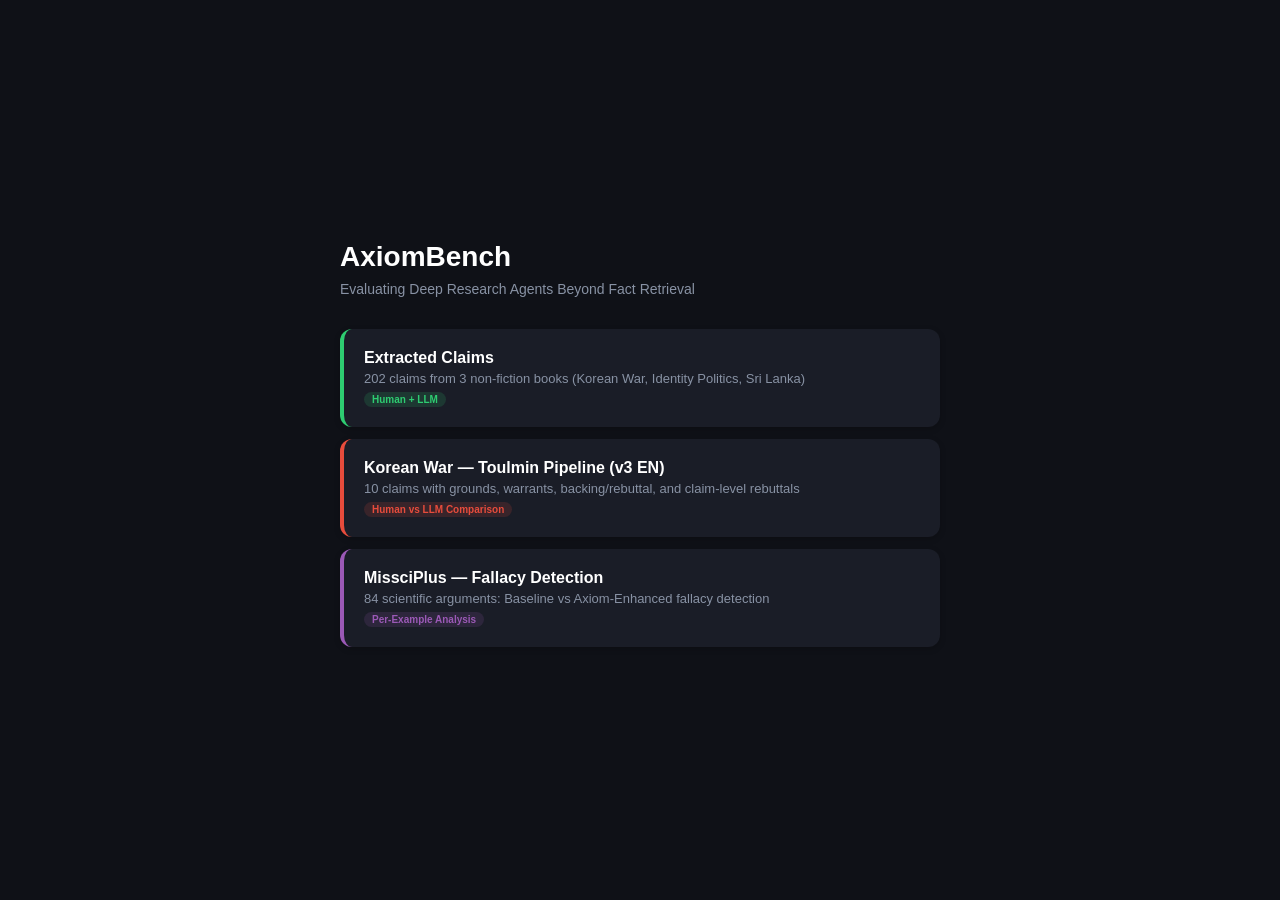
<file: axiombench/index.html>
<!DOCTYPE html>
<html lang="en">
<head>
<meta charset="UTF-8">
<title>AxiomBench</title>
<style>
* { box-sizing: border-box; margin: 0; padding: 0; }
body { font-family: -apple-system, BlinkMacSystemFont, 'Segoe UI', sans-serif; background: #0f1117; color: #e0e0e0; display: flex; justify-content: center; align-items: center; min-height: 100vh; padding: 20px; }
.container { max-width: 600px; width: 100%; }
h1 { font-size: 28px; color: #fff; margin-bottom: 8px; }
.subtitle { color: #8892a4; font-size: 14px; margin-bottom: 32px; }
.card { background: #1a1d27; border-radius: 12px; padding: 20px; margin-bottom: 12px; text-decoration: none; display: block; border-left: 4px solid #5dade2; transition: all 0.15s; box-shadow: 0 2px 6px rgba(0,0,0,0.2); }
.card:hover { transform: translateX(4px); border-left-color: #fff; }
.card h2 { font-size: 16px; color: #fff; margin-bottom: 4px; }
.card p { font-size: 13px; color: #8892a4; }
.card .tag { display: inline-block; padding: 2px 8px; border-radius: 8px; font-size: 10px; font-weight: bold; margin-top: 6px; }
</style>
</head>
<body>
<div class="container">
    <h1>AxiomBench</h1>
    <div class="subtitle">Evaluating Deep Research Agents Beyond Fact Retrieval</div>

    <a class="card" href="claims.html" style="border-left-color:#2ecc71">
        <h2>Extracted Claims</h2>
        <p>202 claims from 3 non-fiction books (Korean War, Identity Politics, Sri Lanka)</p>
        <span class="tag" style="background:rgba(46,204,113,0.15);color:#2ecc71">Human + LLM</span>
    </a>

    <a class="card" href="korean-war.html" style="border-left-color:#e74c3c">
        <h2>Korean War — Toulmin Pipeline (v3 EN)</h2>
        <p>10 claims with grounds, warrants, backing/rebuttal, and claim-level rebuttals</p>
        <span class="tag" style="background:rgba(231,76,60,0.15);color:#e74c3c">Human vs LLM Comparison</span>
    </a>

    <a class="card" href="missciplus.html" style="border-left-color:#9b59b6">
        <h2>MissciPlus — Fallacy Detection</h2>
        <p>84 scientific arguments: Baseline vs Axiom-Enhanced fallacy detection</p>
        <span class="tag" style="background:rgba(155,89,182,0.15);color:#9b59b6">Per-Example Analysis</span>
    </a>
</div>
</body>
</html>
</file>
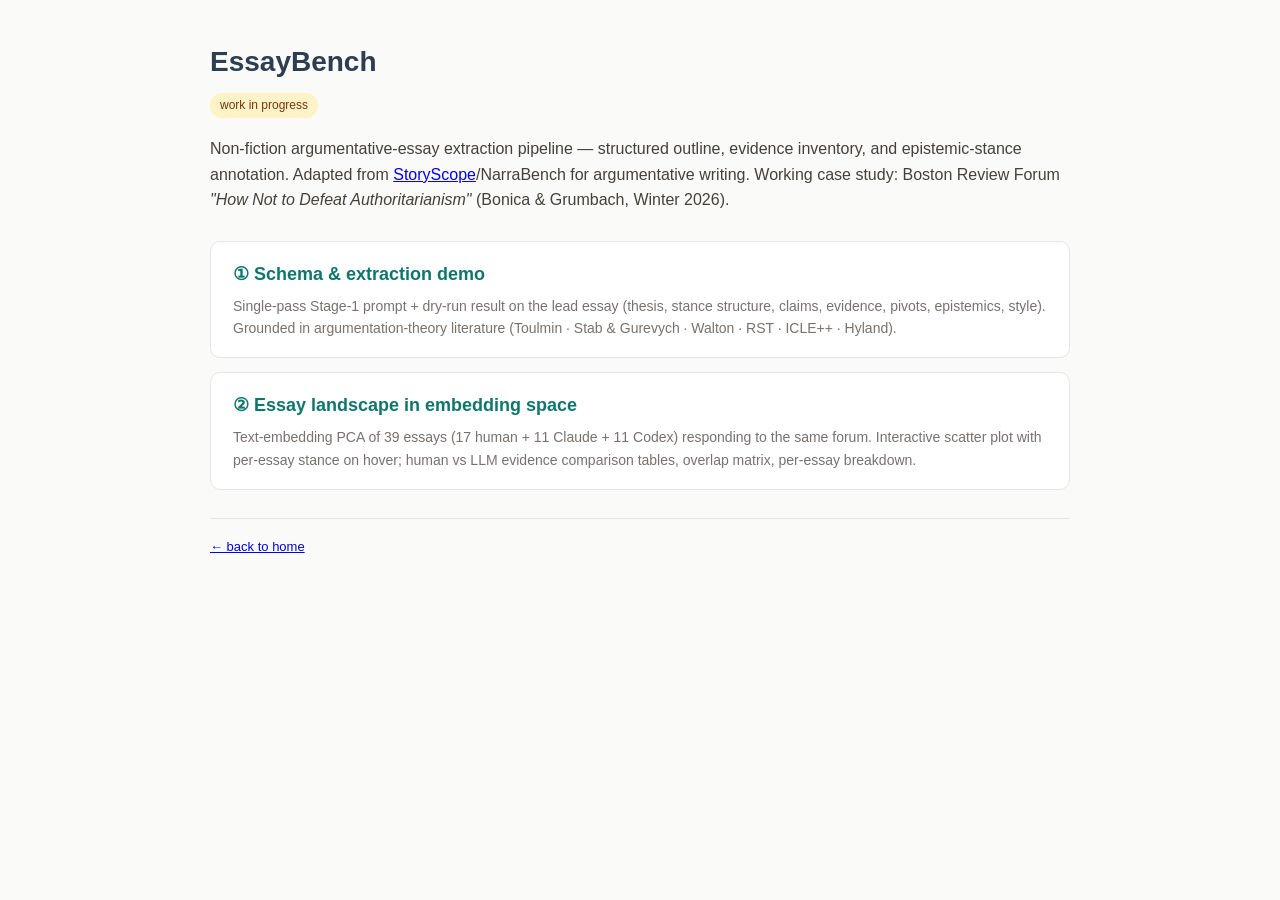
<file: essaybench/index.html>
<!DOCTYPE html>
<html lang="en">
<head>
  <meta charset="UTF-8">
  <title>EssayBench — Non-fiction essay extraction</title>
  <meta name="viewport" content="width=device-width, initial-scale=1">
  <style>
    :root{--bg:#fafaf9;--ink:#1c1917;--muted:#78716c;--accent:#0f766e;--border:#e7e5e4;}
    *{box-sizing:border-box}
    body{font:16px/1.6 -apple-system,BlinkMacSystemFont,"Helvetica Neue",sans-serif;color:var(--ink);background:var(--bg);margin:0;padding:40px 24px;}
    .container{max-width:860px;margin:0 auto;}
    h1{margin:0 0 6px;font-size:28px;color:#2c3e50;}
    .tag{display:inline-block;background:#fef3c7;color:#78350f;padding:3px 10px;border-radius:12px;font-size:12px;margin-bottom:18px;}
    .lead{color:#44403c;font-size:16px;line-height:1.6;margin:0 0 28px;}
    a.card{display:block;padding:18px 22px;border:1px solid var(--border);border-radius:10px;margin-bottom:14px;background:#fff;color:inherit;text-decoration:none;transition:box-shadow .15s,border-color .15s;}
    a.card:hover{border-color:var(--accent);box-shadow:0 2px 8px rgba(15,118,110,0.08);}
    a.card h2{margin:0 0 6px;font-size:18px;color:var(--accent);}
    a.card p{margin:0;color:var(--muted);font-size:14px;}
    .meta{margin-top:28px;padding-top:18px;border-top:1px solid var(--border);font-size:13px;color:var(--muted);}
    code{background:#f5f5f4;padding:1px 6px;border-radius:3px;font-size:13px;}
  </style>
</head>
<body>
<div class="container">
  <h1>EssayBench</h1>
  <span class="tag">work in progress</span>
  <p class="lead">
    Non-fiction argumentative-essay extraction pipeline — structured outline,
    evidence inventory, and epistemic-stance annotation. Adapted from
    <a href="https://arxiv.org/abs/2604.03136">StoryScope</a>/NarraBench for
    argumentative writing. Working case study: Boston Review Forum
    <em>"How Not to Defeat Authoritarianism"</em> (Bonica &amp; Grumbach, Winter 2026).
  </p>

  <a class="card" href="schema.html">
    <h2>① Schema &amp; extraction demo</h2>
    <p>Single-pass Stage-1 prompt + dry-run result on the lead essay (thesis,
       stance structure, claims, evidence, pivots, epistemics, style).
       Grounded in argumentation-theory literature (Toulmin · Stab &amp; Gurevych ·
       Walton · RST · ICLE++ · Hyland).</p>
  </a>

  <a class="card" href="landscape.html">
    <h2>② Essay landscape in embedding space</h2>
    <p>Text-embedding PCA of 39 essays (17 human + 11 Claude + 11 Codex)
       responding to the same forum. Interactive scatter plot with
       per-essay stance on hover; human vs LLM evidence comparison tables,
       overlap matrix, per-essay breakdown.</p>
  </a>

  <div class="meta">
    <a href="/">← back to home</a>
  </div>
</div>
</body>
</html>
</file>
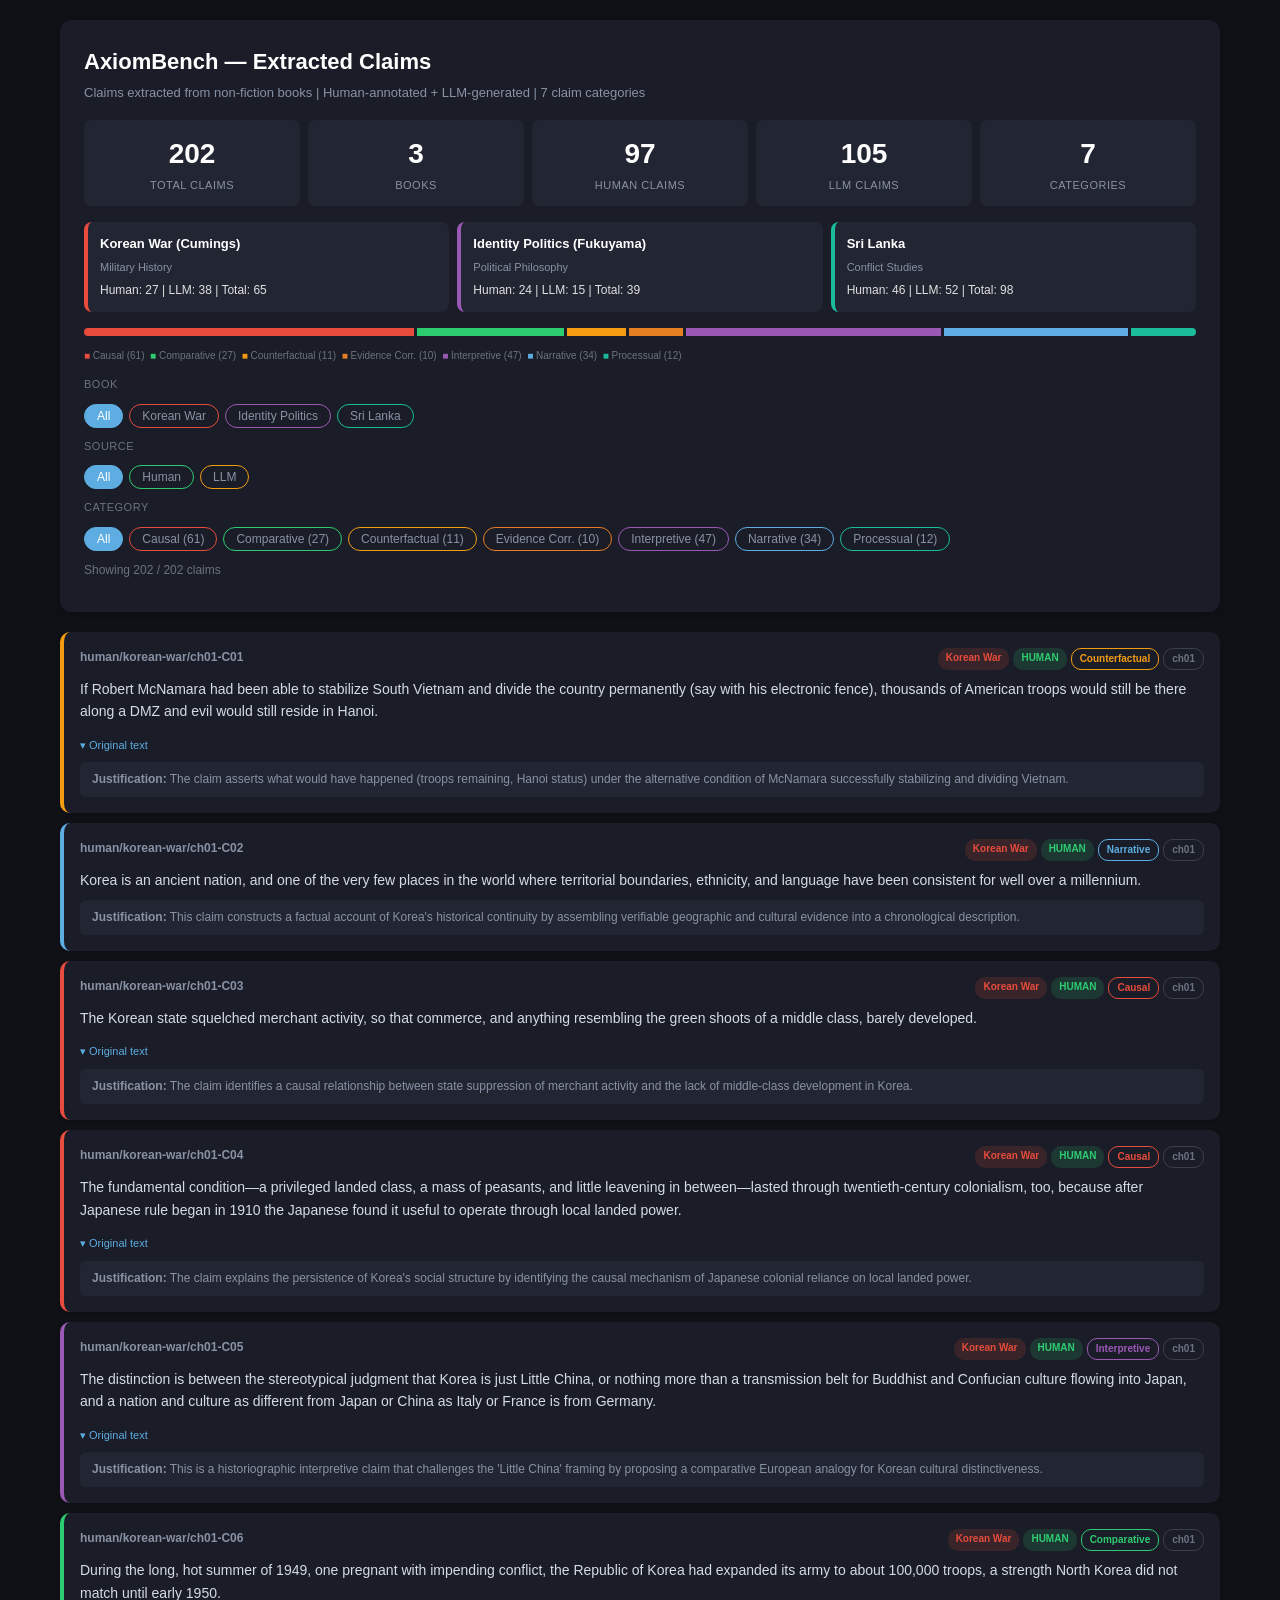
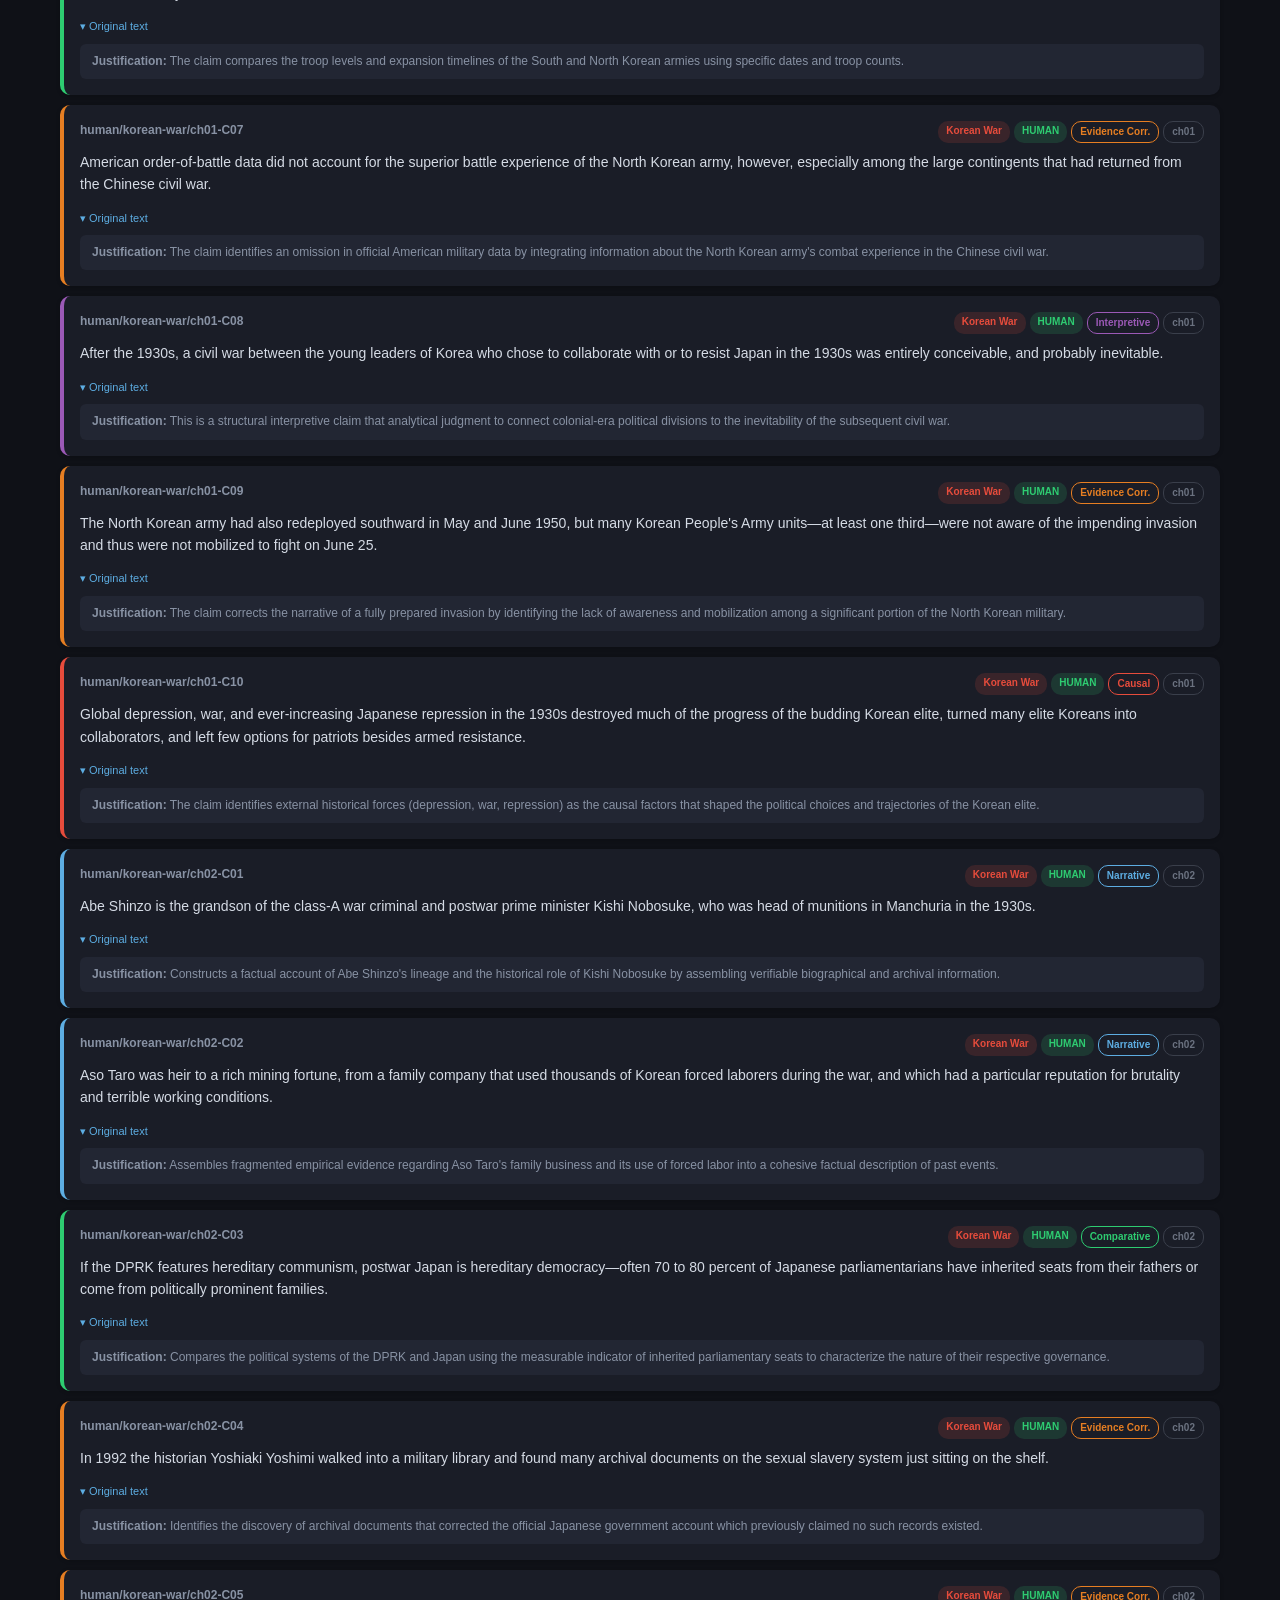
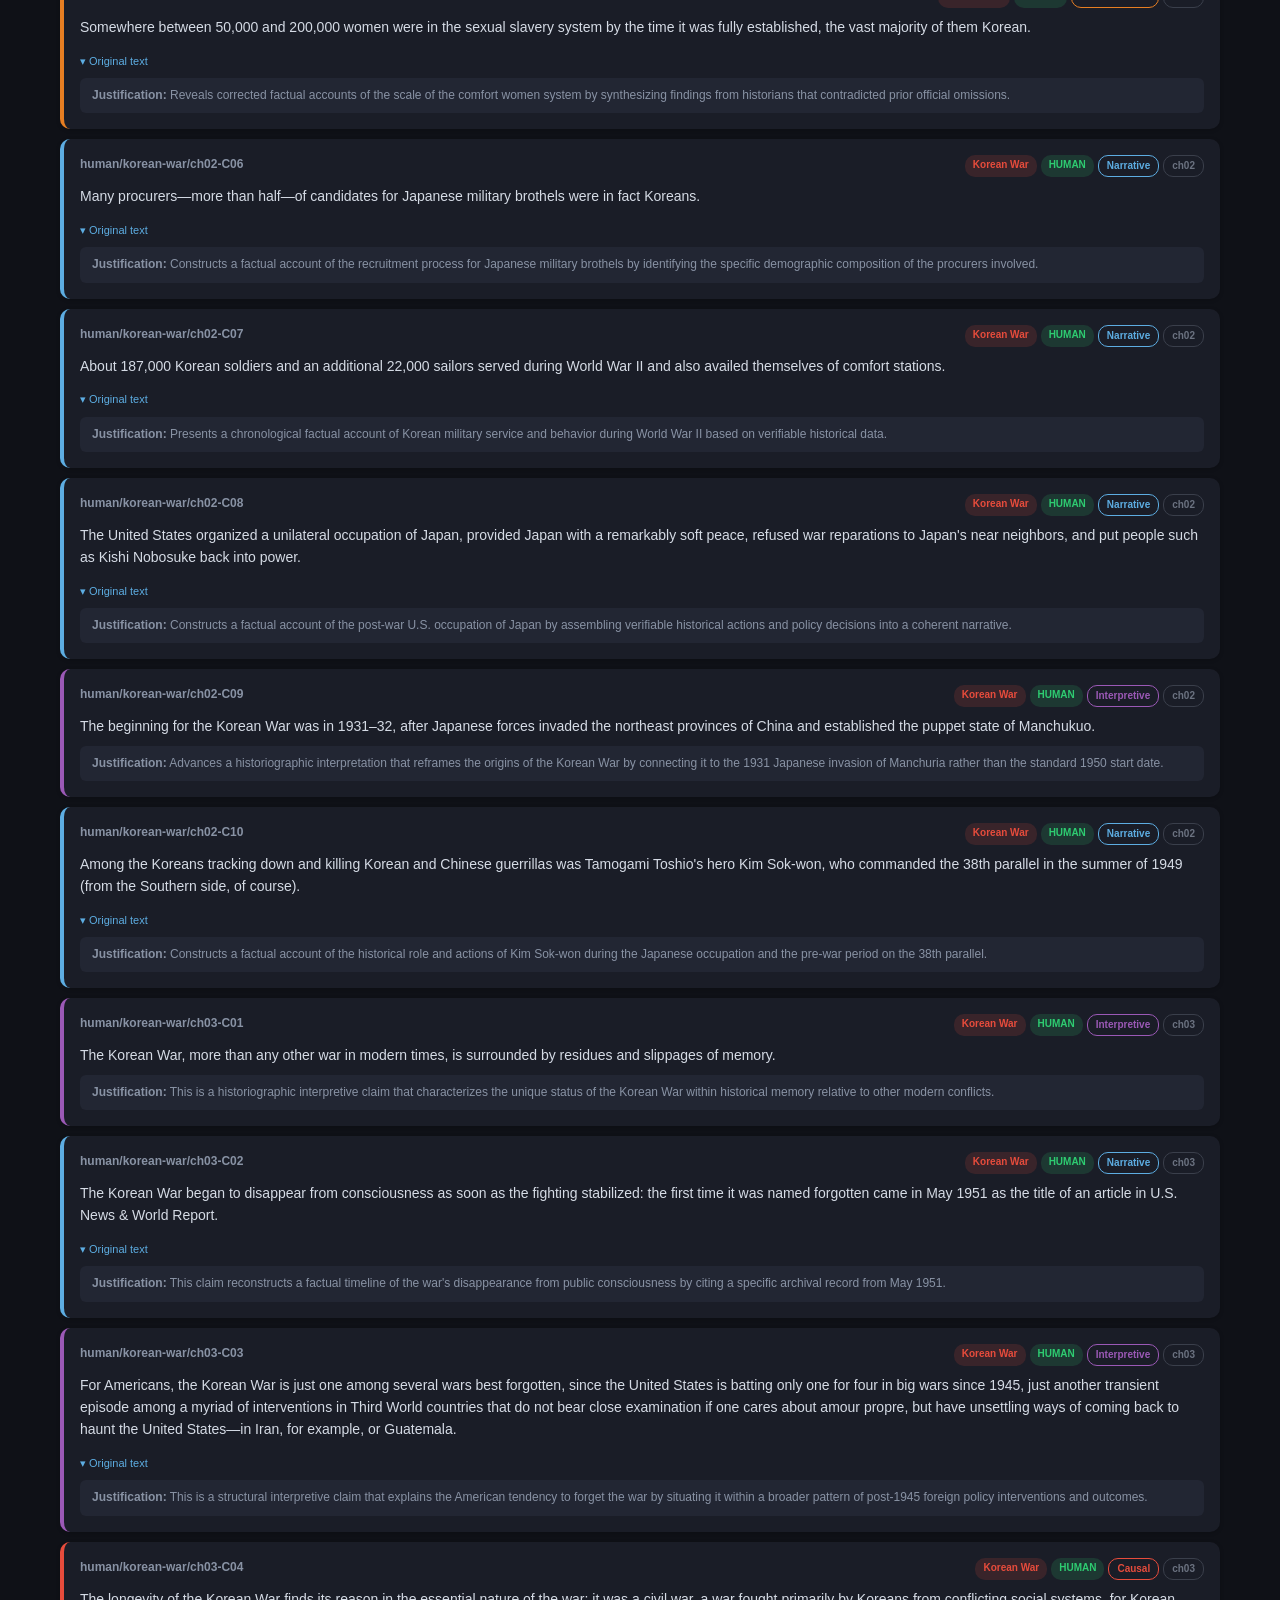
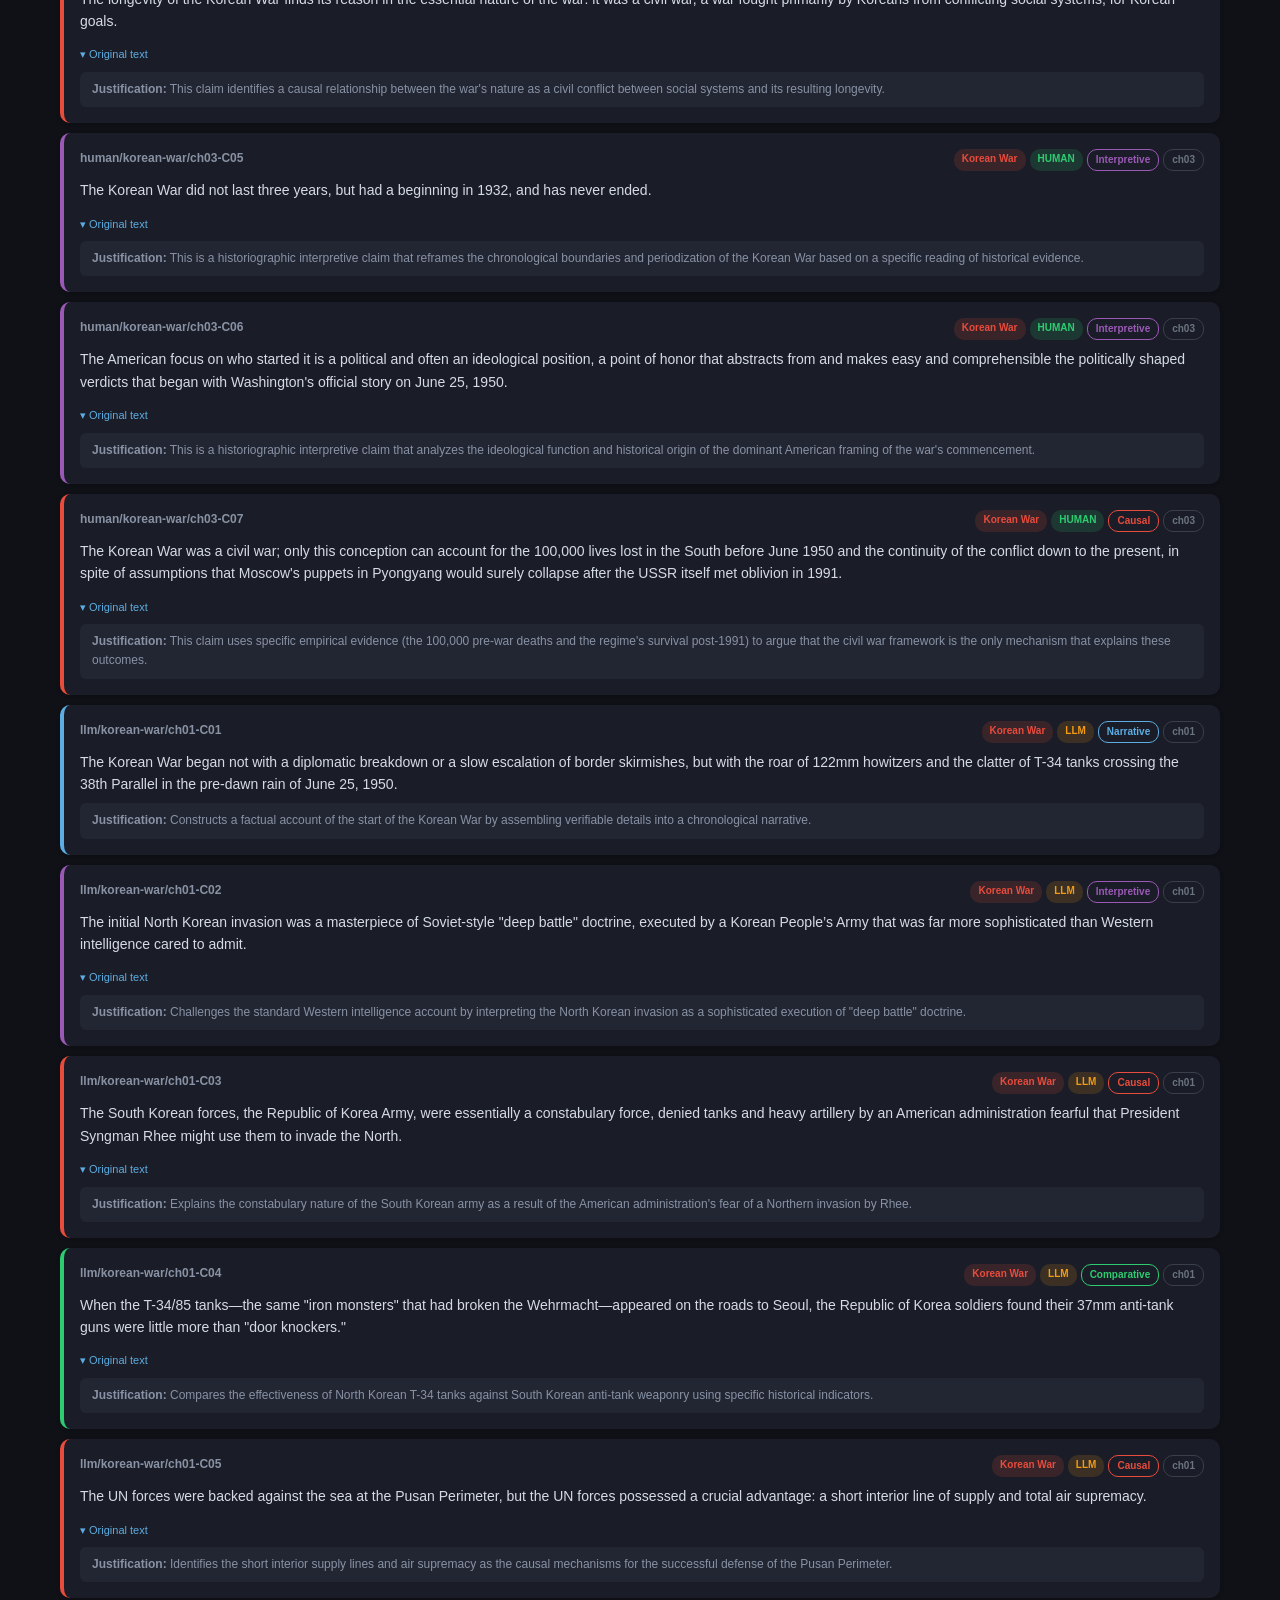
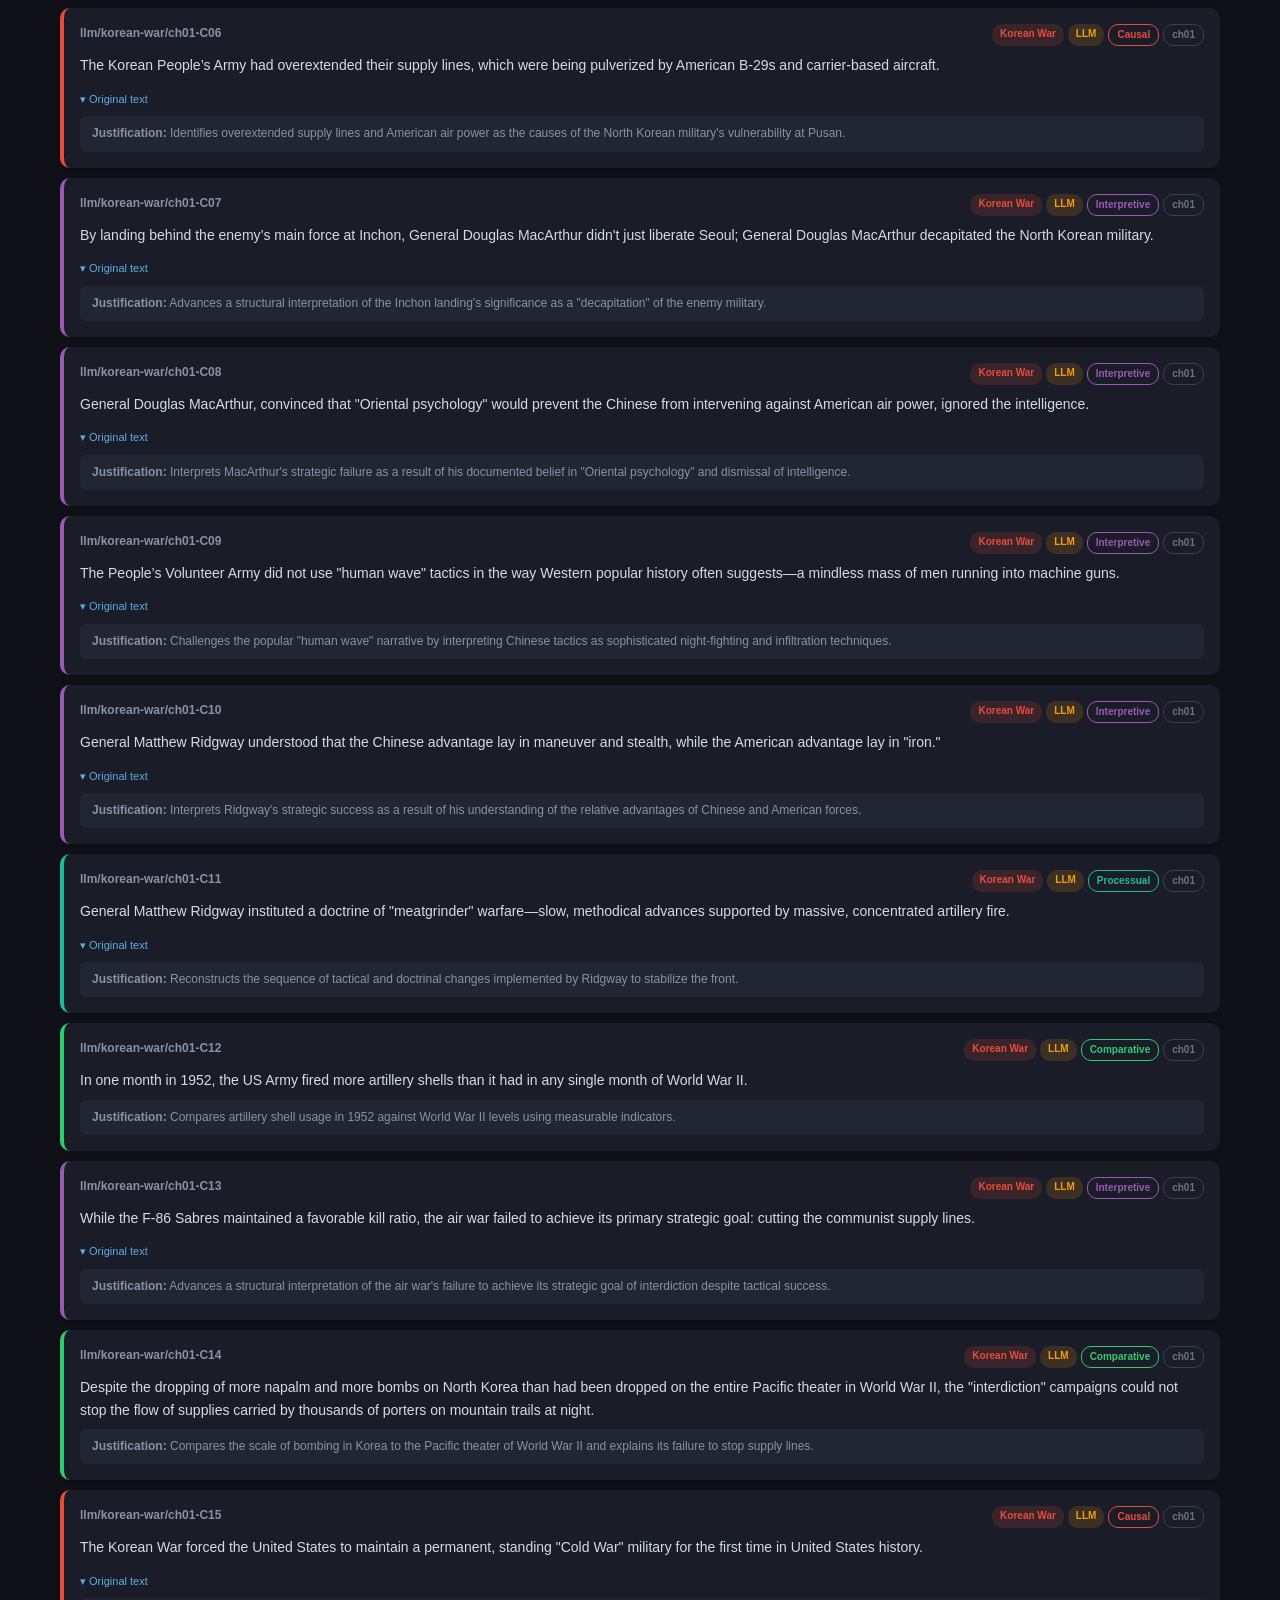
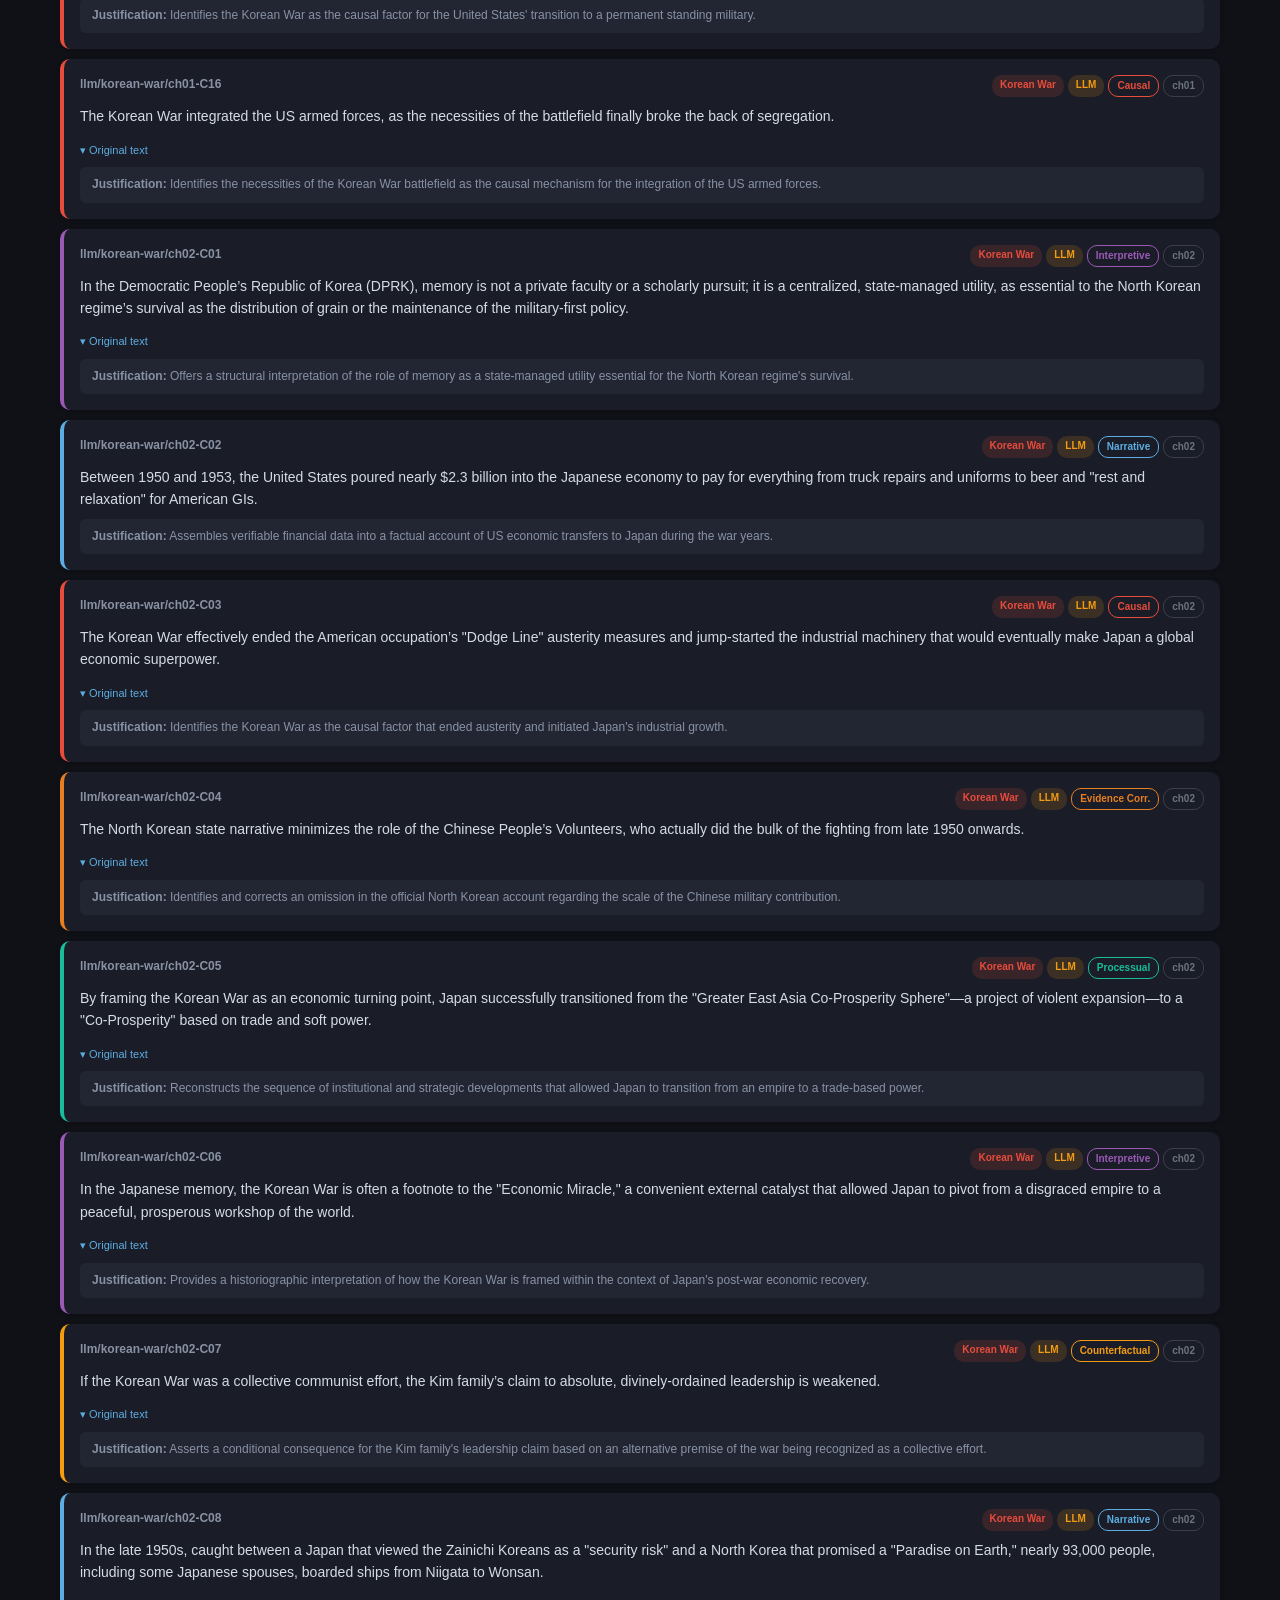
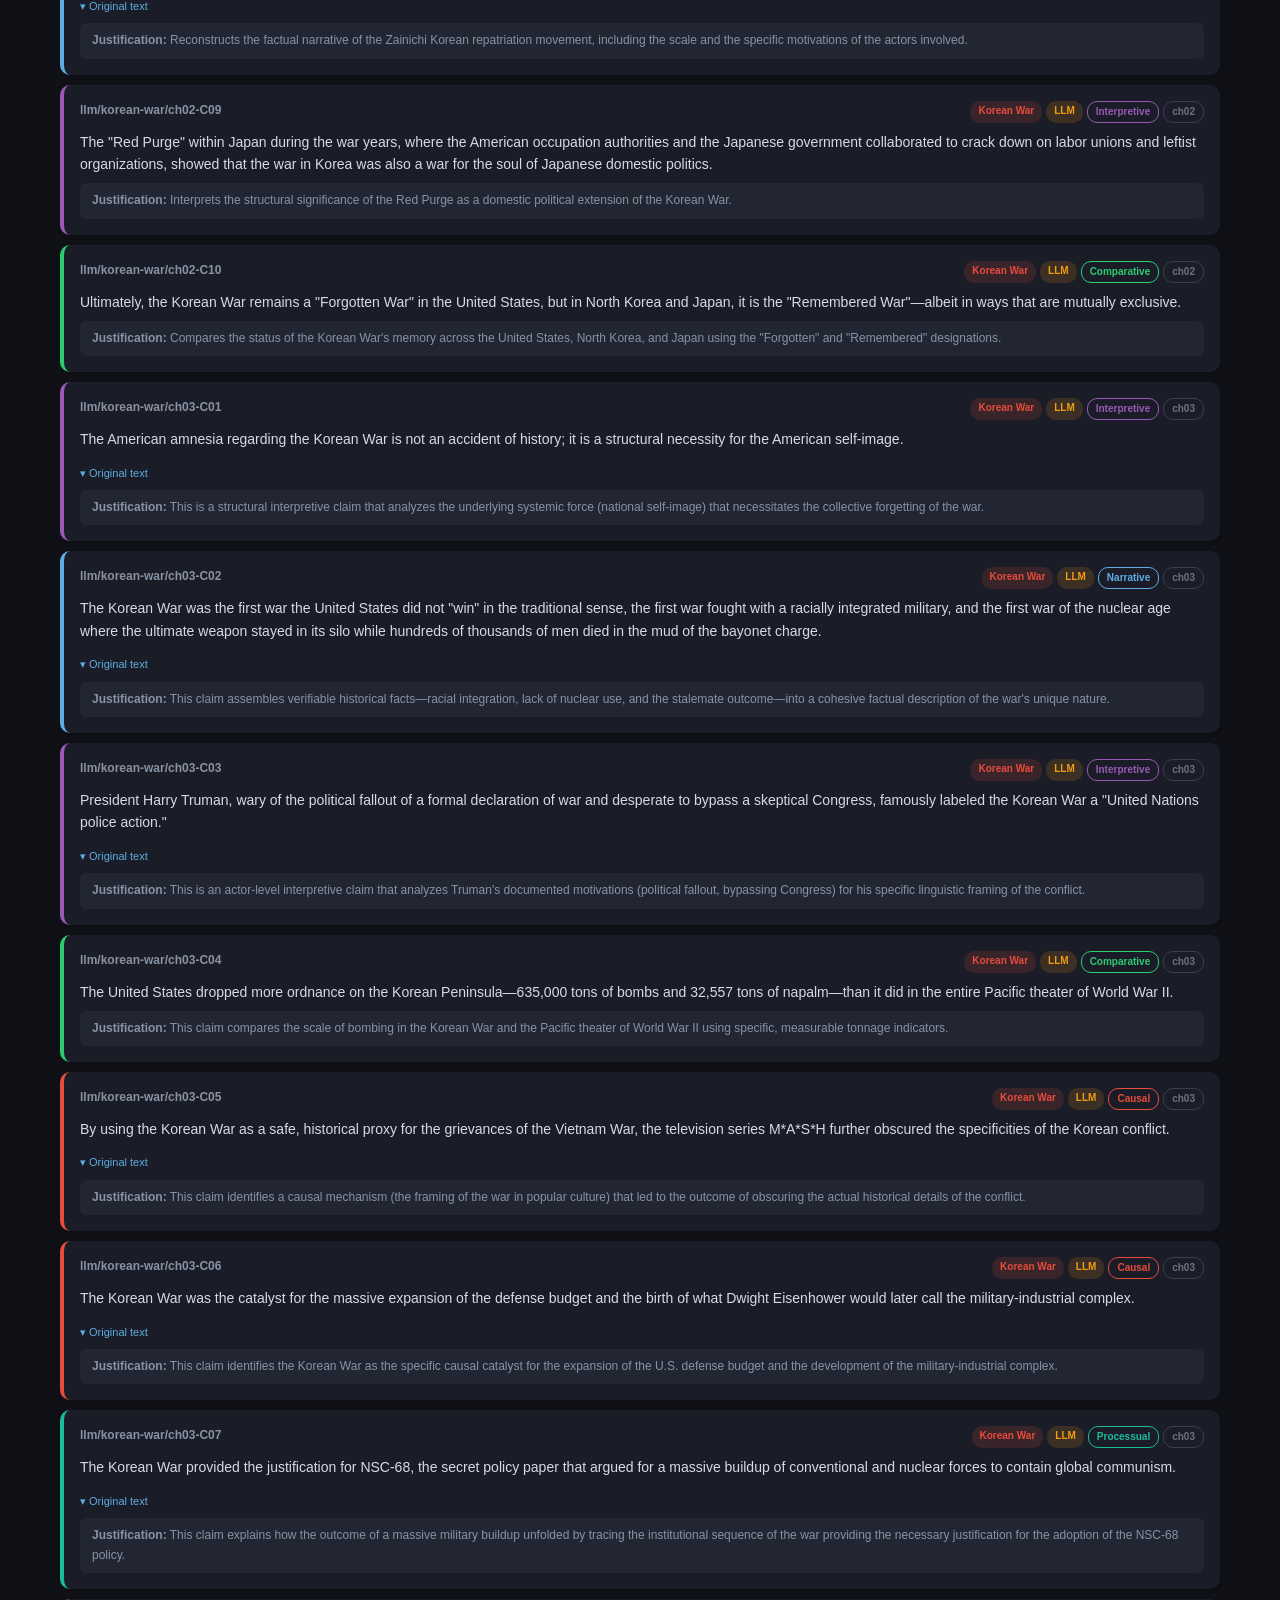
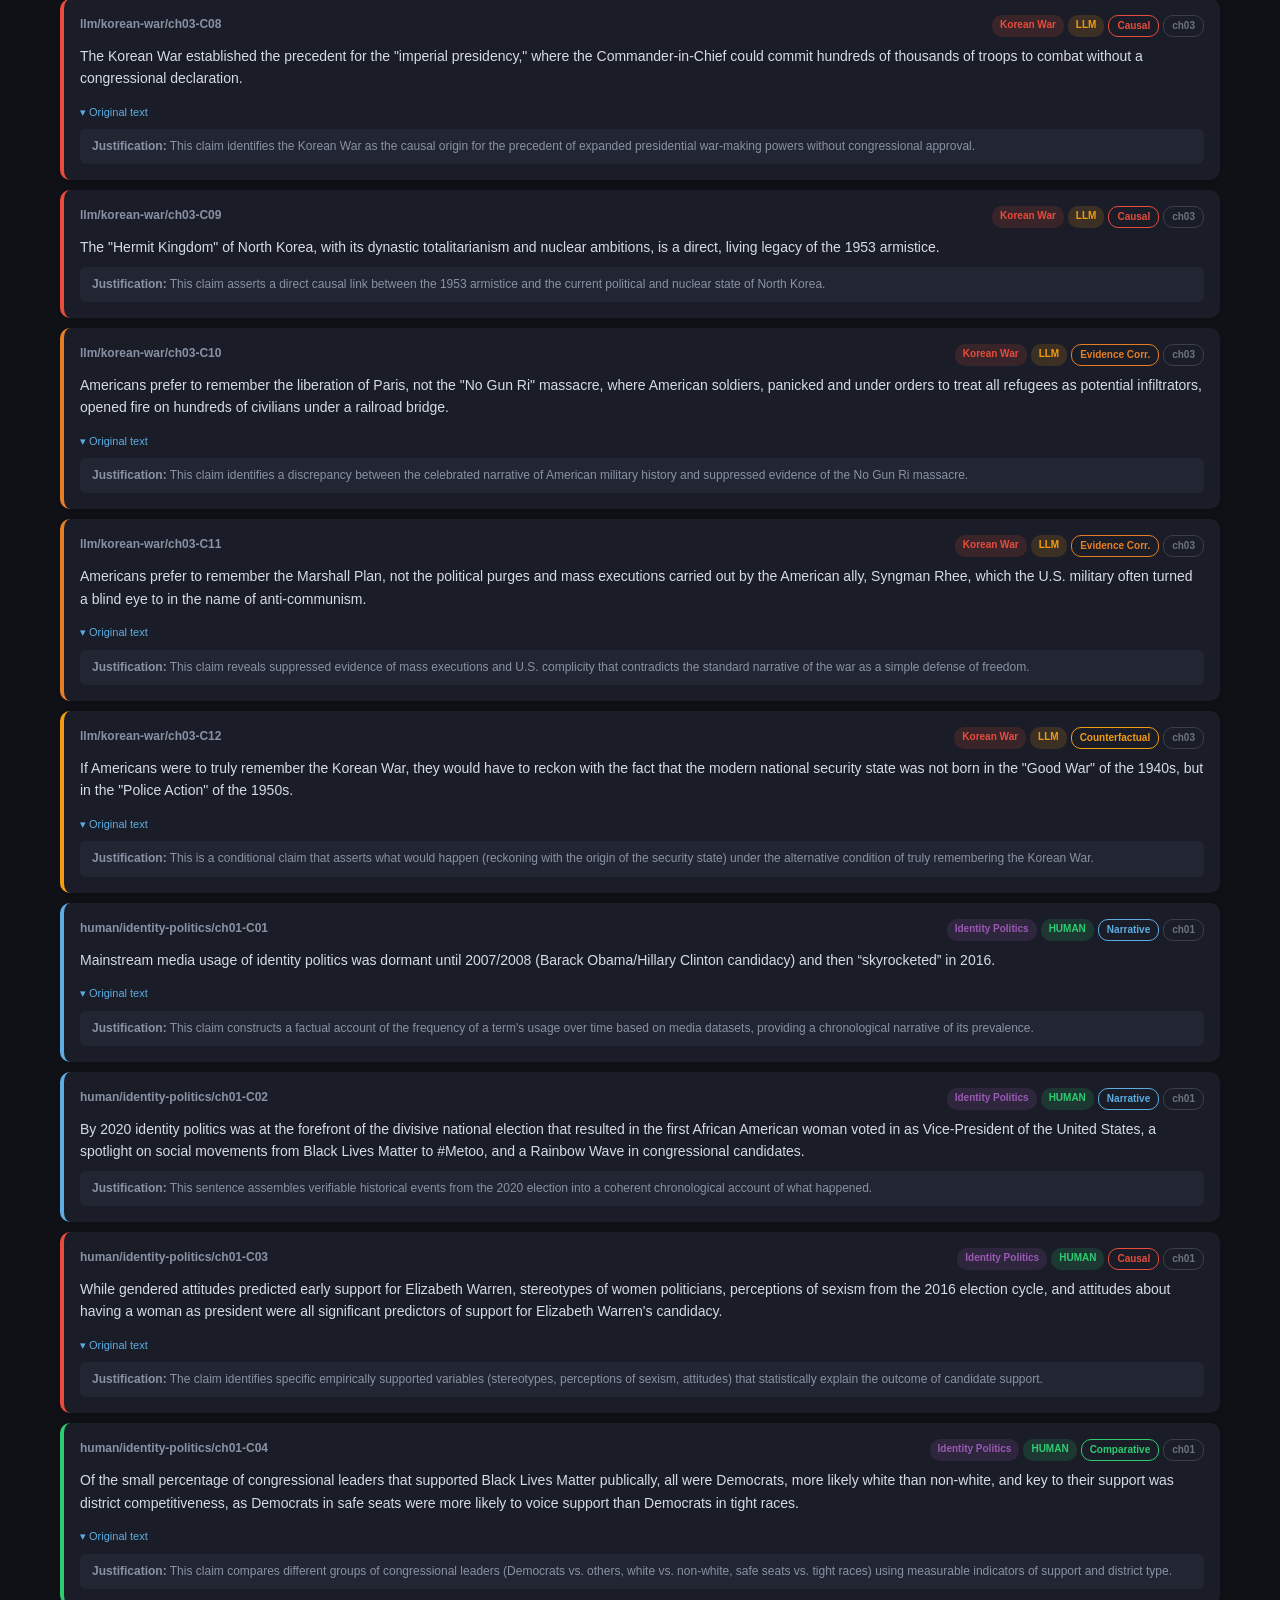
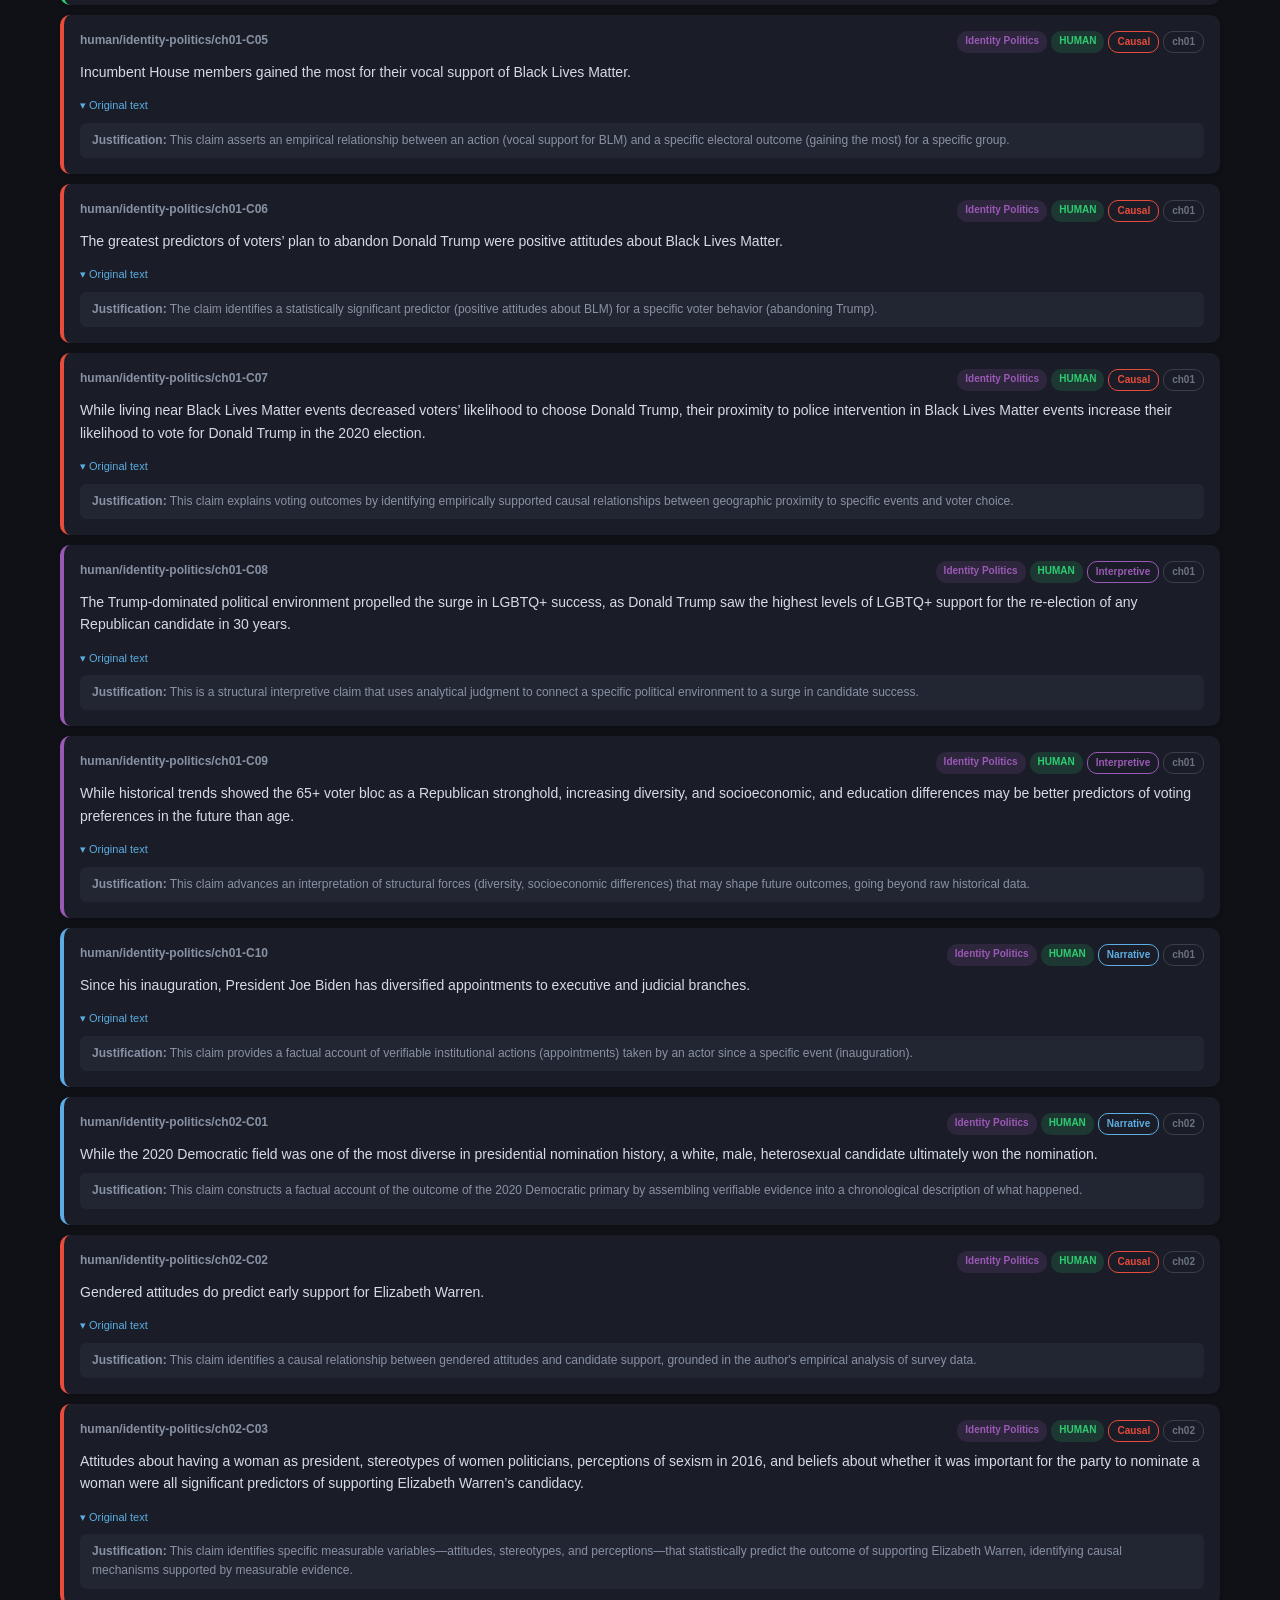
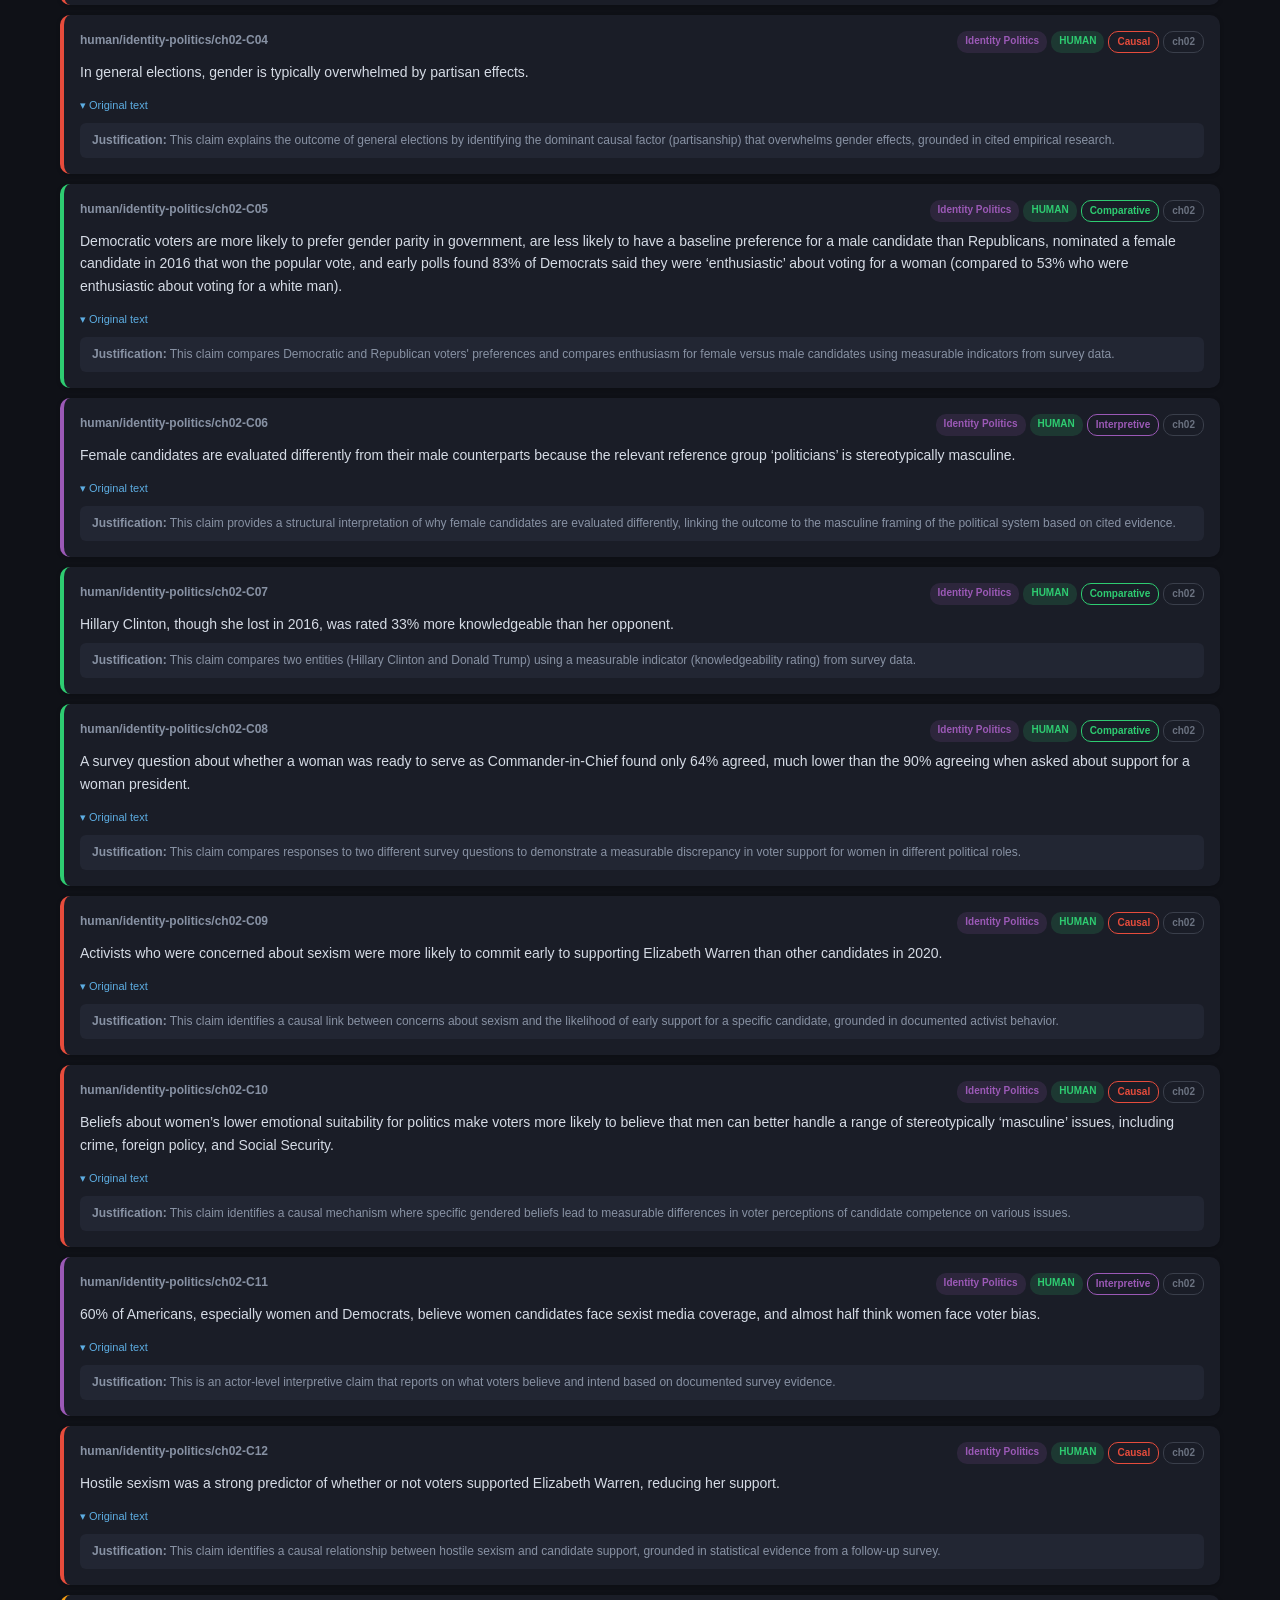
<file: axiombench/claims.html>
<!DOCTYPE html>
<html lang="en">
<head>
<meta charset="UTF-8">
<title>AxiomBench — Extracted Claims</title>
<style>
* { box-sizing: border-box; margin: 0; padding: 0; }
body { font-family: -apple-system, BlinkMacSystemFont, 'Segoe UI', sans-serif; background: #0f1117; color: #e0e0e0; line-height: 1.6; padding: 20px; max-width: 1200px; margin: 0 auto; }
.header { background: #1a1d27; border-radius: 12px; padding: 24px; margin-bottom: 20px; box-shadow: 0 2px 8px rgba(0,0,0,0.3); }
.header h1 { font-size: 22px; color: #fff; margin-bottom: 4px; }
.subtitle { color: #8892a4; font-size: 13px; margin-bottom: 16px; }
.stats-grid { display: grid; grid-template-columns: repeat(auto-fit, minmax(140px, 1fr)); gap: 8px; margin-bottom: 16px; }
.stat-card { background: #222633; border-radius: 8px; padding: 12px; text-align: center; }
.stat-card .num { font-size: 28px; font-weight: bold; color: #fff; }
.stat-card .label { font-size: 11px; color: #8892a4; text-transform: uppercase; letter-spacing: 0.5px; }
.book-stats { display: grid; grid-template-columns: repeat(3, 1fr); gap: 8px; margin-bottom: 16px; }
.book-card { background: #222633; border-radius: 8px; padding: 12px; border-left: 4px solid #5dade2; }
.book-card h3 { font-size: 13px; color: #fff; margin-bottom: 4px; }
.book-card .meta { font-size: 11px; color: #8892a4; }
.book-card .counts { font-size: 12px; margin-top: 4px; }
.filters { display: flex; gap: 6px; flex-wrap: wrap; margin: 10px 0; align-items: center; }
.filter-section { margin-bottom: 8px; }
.filter-label { font-size: 11px; color: #6b7280; text-transform: uppercase; letter-spacing: 0.5px; margin-bottom: 4px; }
.filter-btn { padding: 4px 12px; border: 1px solid #3a3f4b; border-radius: 14px; background: #1a1d27; color: #8892a4; cursor: pointer; font-size: 12px; transition: all 0.15s; }
.filter-btn:hover { border-color: #5dade2; color: #5dade2; }
.filter-btn.active { background: #5dade2; color: #fff; border-color: #5dade2; }
.showing { font-size: 12px; color: #6b7280; margin: 8px 0; }
.claim { background: #1a1d27; border-radius: 10px; padding: 16px; margin-bottom: 10px; box-shadow: 0 1px 4px rgba(0,0,0,0.2); border-left: 4px solid #3a3f4b; }
.claim-header { display: flex; justify-content: space-between; align-items: flex-start; margin-bottom: 8px; flex-wrap: wrap; gap: 6px; }
.claim-id { font-size: 12px; font-weight: bold; color: #8892a4; }
.badges { display: flex; gap: 4px; flex-wrap: wrap; }
.badge { padding: 2px 8px; border-radius: 10px; font-size: 10px; font-weight: bold; }
.badge-book { background: rgba(93,173,226,0.15); color: #5dade2; }
.badge-source-human { background: rgba(46,204,113,0.15); color: #2ecc71; }
.badge-source-llm { background: rgba(243,156,18,0.15); color: #f39c12; }
.badge-cat { border: 1px solid; padding: 2px 8px; border-radius: 10px; font-size: 10px; }
.claim-text { font-size: 14px; color: #d5dbe5; margin-bottom: 8px; line-height: 1.6; }
.original { font-size: 12px; color: #6b7280; font-style: italic; margin-bottom: 6px; }
.justification { font-size: 12px; color: #8892a4; background: #222633; padding: 8px 12px; border-radius: 6px; margin-top: 6px; }
.snippets { margin-top: 6px; }
.snippet { font-size: 11px; color: #8892a4; background: #222633; padding: 6px 10px; border-radius: 4px; margin-top: 3px; border-left: 2px solid #3a3f4b; }
.toggle { cursor: pointer; font-size: 11px; color: #5dade2; user-select: none; }
.toggle:hover { opacity: 0.8; }
.hidden { display: none; }
.cat-dist { display: flex; gap: 3px; margin: 12px 0; height: 8px; border-radius: 4px; overflow: hidden; }
.cat-bar { height: 100%; }
</style>
</head>
<body>

<div class="header">
<h1>AxiomBench — Extracted Claims</h1>
<div class="subtitle">Claims extracted from non-fiction books | Human-annotated + LLM-generated | 7 claim categories</div>

<div class="stats-grid">
    <div class="stat-card"><div class="num">202</div><div class="label">Total Claims</div></div>
    <div class="stat-card"><div class="num">3</div><div class="label">Books</div></div>
    <div class="stat-card"><div class="num">97</div><div class="label">Human Claims</div></div>
    <div class="stat-card"><div class="num">105</div><div class="label">LLM Claims</div></div>
    <div class="stat-card"><div class="num">7</div><div class="label">Categories</div></div>
</div>

<div class="book-stats">
<div class="book-card" style="border-left-color:#e74c3c">
        <h3>Korean War (Cumings)</h3>
        <div class="meta">Military History</div>
        <div class="counts">Human: 27 | LLM: 38 | Total: 65</div>
    </div><div class="book-card" style="border-left-color:#9b59b6">
        <h3>Identity Politics (Fukuyama)</h3>
        <div class="meta">Political Philosophy</div>
        <div class="counts">Human: 24 | LLM: 15 | Total: 39</div>
    </div><div class="book-card" style="border-left-color:#1abc9c">
        <h3>Sri Lanka</h3>
        <div class="meta">Conflict Studies</div>
        <div class="counts">Human: 46 | LLM: 52 | Total: 98</div>
    </div></div><div class="cat-dist"><div class="cat-bar" style="width:30.198019801980198%;background:#e74c3c" title="Causal: 61"></div><div class="cat-bar" style="width:13.366336633663368%;background:#2ecc71" title="Comparative: 27"></div><div class="cat-bar" style="width:5.445544554455446%;background:#f39c12" title="Counterfactual: 11"></div><div class="cat-bar" style="width:4.9504950495049505%;background:#e67e22" title="Evidence Corr.: 10"></div><div class="cat-bar" style="width:23.26732673267327%;background:#9b59b6" title="Interpretive: 47"></div><div class="cat-bar" style="width:16.831683168316832%;background:#5dade2" title="Narrative: 34"></div><div class="cat-bar" style="width:5.9405940594059405%;background:#1abc9c" title="Processual: 12"></div></div><div style="font-size:10px;color:#6b7280;margin-bottom:12px"><span style="color:#e74c3c">&#9632;</span> Causal (61) &nbsp;<span style="color:#2ecc71">&#9632;</span> Comparative (27) &nbsp;<span style="color:#f39c12">&#9632;</span> Counterfactual (11) &nbsp;<span style="color:#e67e22">&#9632;</span> Evidence Corr. (10) &nbsp;<span style="color:#9b59b6">&#9632;</span> Interpretive (47) &nbsp;<span style="color:#5dade2">&#9632;</span> Narrative (34) &nbsp;<span style="color:#1abc9c">&#9632;</span> Processual (12) &nbsp;</div>
<div class="filter-section">
    <div class="filter-label">Book</div>
    <div class="filters" id="book-filters">
        <button class="filter-btn active" onclick="setFilter('book','all')">All</button>
        <button class="filter-btn" onclick="setFilter('book','korean-war')" style="border-color:#e74c3c">Korean War</button>        <button class="filter-btn" onclick="setFilter('book','identity-politics')" style="border-color:#9b59b6">Identity Politics</button>        <button class="filter-btn" onclick="setFilter('book','sri-lanka')" style="border-color:#1abc9c">Sri Lanka</button>    </div>
</div>
<div class="filter-section">
    <div class="filter-label">Source</div>
    <div class="filters" id="source-filters">
        <button class="filter-btn active" onclick="setFilter('source','all')">All</button>
        <button class="filter-btn" onclick="setFilter('source','human')" style="border-color:#2ecc71">Human</button>
        <button class="filter-btn" onclick="setFilter('source','llm')" style="border-color:#f39c12">LLM</button>
    </div>
</div>
<div class="filter-section">
    <div class="filter-label">Category</div>
    <div class="filters" id="cat-filters">
        <button class="filter-btn active" onclick="setFilter('cat','all')">All</button>
        <button class="filter-btn" onclick="setFilter('cat','causal')" style="border-color:#e74c3c">Causal (61)</button>        <button class="filter-btn" onclick="setFilter('cat','comparative')" style="border-color:#2ecc71">Comparative (27)</button>        <button class="filter-btn" onclick="setFilter('cat','counterfactual')" style="border-color:#f39c12">Counterfactual (11)</button>        <button class="filter-btn" onclick="setFilter('cat','evidence_correction')" style="border-color:#e67e22">Evidence Corr. (10)</button>        <button class="filter-btn" onclick="setFilter('cat','interpretive')" style="border-color:#9b59b6">Interpretive (47)</button>        <button class="filter-btn" onclick="setFilter('cat','narrative')" style="border-color:#5dade2">Narrative (34)</button>        <button class="filter-btn" onclick="setFilter('cat','processual')" style="border-color:#1abc9c">Processual (12)</button>    </div>
</div>
<div class="showing" id="showing">Showing 202 / 202 claims</div></div><div class="claim" data-book="korean-war" data-source="human" data-cat="counterfactual" style="border-left-color:#f39c12"><div class="claim-header"><span class="claim-id">human/korean-war/ch01-C01</span><div class="badges"><span class="badge badge-book" style="color:#e74c3c;background:rgba(231,76,60,0.15)">Korean War</span><span class="badge badge-source-human">HUMAN</span><span class="badge badge-cat" style="color:#f39c12;border-color:#f39c12">Counterfactual</span><span class="badge" style="color:#6b7280;border:1px solid #3a3f4b">ch01</span></div></div><div class="claim-text">If Robert McNamara had been able to stabilize South Vietnam and divide the country permanently (say with his electronic fence), thousands of American troops would still be there along a DMZ and evil would still reside in Hanoi.</div><span class="toggle" onclick="toggle('orig-4386312384')">&#9662; Original text</span><div id="orig-4386312384" class="hidden original">But if McNamara had been able to stabilize South Vietnam and divide the country permanently (say with his &quot;electronic fence&quot;), thousands of our troops would still be there along a DMZ and evil would still reside in Hanoi.</div><div class="justification"><b>Justification:</b> The claim asserts what would have happened (troops remaining, Hanoi status) under the alternative condition of McNamara successfully stabilizing and dividing Vietnam.</div></div><div class="claim" data-book="korean-war" data-source="human" data-cat="narrative" style="border-left-color:#5dade2"><div class="claim-header"><span class="claim-id">human/korean-war/ch01-C02</span><div class="badges"><span class="badge badge-book" style="color:#e74c3c;background:rgba(231,76,60,0.15)">Korean War</span><span class="badge badge-source-human">HUMAN</span><span class="badge badge-cat" style="color:#5dade2;border-color:#5dade2">Narrative</span><span class="badge" style="color:#6b7280;border:1px solid #3a3f4b">ch01</span></div></div><div class="claim-text">Korea is an ancient nation, and one of the very few places in the world where territorial boundaries, ethnicity, and language have been consistent for well over a millennium.</div><div class="justification"><b>Justification:</b> This claim constructs a factual account of Korea&#x27;s historical continuity by assembling verifiable geographic and cultural evidence into a chronological description.</div></div><div class="claim" data-book="korean-war" data-source="human" data-cat="causal" style="border-left-color:#e74c3c"><div class="claim-header"><span class="claim-id">human/korean-war/ch01-C03</span><div class="badges"><span class="badge badge-book" style="color:#e74c3c;background:rgba(231,76,60,0.15)">Korean War</span><span class="badge badge-source-human">HUMAN</span><span class="badge badge-cat" style="color:#e74c3c;border-color:#e74c3c">Causal</span><span class="badge" style="color:#6b7280;border:1px solid #3a3f4b">ch01</span></div></div><div class="claim-text">The Korean state squelched merchant activity, so that commerce, and anything resembling the green shoots of a middle class, barely developed.</div><span class="toggle" onclick="toggle('orig-4386313472')">&#9662; Original text</span><div id="orig-4386313472" class="hidden original">The state squelched merchant activity, so that commerce, and anything resembling the green shoots of a middle class, barely developed.</div><div class="justification"><b>Justification:</b> The claim identifies a causal relationship between state suppression of merchant activity and the lack of middle-class development in Korea.</div></div><div class="claim" data-book="korean-war" data-source="human" data-cat="causal" style="border-left-color:#e74c3c"><div class="claim-header"><span class="claim-id">human/korean-war/ch01-C04</span><div class="badges"><span class="badge badge-book" style="color:#e74c3c;background:rgba(231,76,60,0.15)">Korean War</span><span class="badge badge-source-human">HUMAN</span><span class="badge badge-cat" style="color:#e74c3c;border-color:#e74c3c">Causal</span><span class="badge" style="color:#6b7280;border:1px solid #3a3f4b">ch01</span></div></div><div class="claim-text">The fundamental condition—a privileged landed class, a mass of peasants, and little leavening in between—lasted through twentieth-century colonialism, too, because after Japanese rule began in 1910 the Japanese found it useful to operate through local landed power.</div><span class="toggle" onclick="toggle('orig-4386313664')">&#9662; Original text</span><div id="orig-4386313664" class="hidden original">This fundamental condition—a privileged landed class, a mass of peasants, and little leavening in between—lasted through twentieth-century colonialism, too, because after their rule began in 1910 the Japanese found it useful to operate through local landed power.</div><div class="justification"><b>Justification:</b> The claim explains the persistence of Korea&#x27;s social structure by identifying the causal mechanism of Japanese colonial reliance on local landed power.</div></div><div class="claim" data-book="korean-war" data-source="human" data-cat="interpretive" style="border-left-color:#9b59b6"><div class="claim-header"><span class="claim-id">human/korean-war/ch01-C05</span><div class="badges"><span class="badge badge-book" style="color:#e74c3c;background:rgba(231,76,60,0.15)">Korean War</span><span class="badge badge-source-human">HUMAN</span><span class="badge badge-cat" style="color:#9b59b6;border-color:#9b59b6">Interpretive</span><span class="badge" style="color:#6b7280;border:1px solid #3a3f4b">ch01</span></div></div><div class="claim-text">The distinction is between the stereotypical judgment that Korea is just Little China, or nothing more than a transmission belt for Buddhist and Confucian culture flowing into Japan, and a nation and culture as different from Japan or China as Italy or France is from Germany.</div><span class="toggle" onclick="toggle('orig-4386313856')">&#9662; Original text</span><div id="orig-4386313856" class="hidden original">The distinction is between the stereotypical judgment that Korea is just &quot;Little China,&quot; or nothing more than a transmission belt for Buddhist and Confucian culture flowing into Japan, and a nation and culture as different from Japan or China as Italy or France is from Germany.</div><div class="justification"><b>Justification:</b> This is a historiographic interpretive claim that challenges the &#x27;Little China&#x27; framing by proposing a comparative European analogy for Korean cultural distinctiveness.</div></div><div class="claim" data-book="korean-war" data-source="human" data-cat="comparative" style="border-left-color:#2ecc71"><div class="claim-header"><span class="claim-id">human/korean-war/ch01-C06</span><div class="badges"><span class="badge badge-book" style="color:#e74c3c;background:rgba(231,76,60,0.15)">Korean War</span><span class="badge badge-source-human">HUMAN</span><span class="badge badge-cat" style="color:#2ecc71;border-color:#2ecc71">Comparative</span><span class="badge" style="color:#6b7280;border:1px solid #3a3f4b">ch01</span></div></div><div class="claim-text">During the long, hot summer of 1949, one pregnant with impending conflict, the Republic of Korea had expanded its army to about 100,000 troops, a strength North Korea did not match until early 1950.</div><span class="toggle" onclick="toggle('orig-4386314112')">&#9662; Original text</span><div id="orig-4386314112" class="hidden original">During the long, hot summer of 1949, one pregnant with impending conflict, the ROK had expanded its army to about 100,000 troops, a strength the North did not match until early 1950.</div><div class="justification"><b>Justification:</b> The claim compares the troop levels and expansion timelines of the South and North Korean armies using specific dates and troop counts.</div></div><div class="claim" data-book="korean-war" data-source="human" data-cat="evidence_correction" style="border-left-color:#e67e22"><div class="claim-header"><span class="claim-id">human/korean-war/ch01-C07</span><div class="badges"><span class="badge badge-book" style="color:#e74c3c;background:rgba(231,76,60,0.15)">Korean War</span><span class="badge badge-source-human">HUMAN</span><span class="badge badge-cat" style="color:#e67e22;border-color:#e67e22">Evidence Corr.</span><span class="badge" style="color:#6b7280;border:1px solid #3a3f4b">ch01</span></div></div><div class="claim-text">American order-of-battle data did not account for the superior battle experience of the North Korean army, however, especially among the large contingents that had returned from the Chinese civil war.</div><span class="toggle" onclick="toggle('orig-4386314304')">&#9662; Original text</span><div id="orig-4386314304" class="hidden original">This data did not account for the superior battle experience of the northern army, however, especially among the large contingents that had returned from the Chinese civil war.</div><div class="justification"><b>Justification:</b> The claim identifies an omission in official American military data by integrating information about the North Korean army&#x27;s combat experience in the Chinese civil war.</div></div><div class="claim" data-book="korean-war" data-source="human" data-cat="interpretive" style="border-left-color:#9b59b6"><div class="claim-header"><span class="claim-id">human/korean-war/ch01-C08</span><div class="badges"><span class="badge badge-book" style="color:#e74c3c;background:rgba(231,76,60,0.15)">Korean War</span><span class="badge badge-source-human">HUMAN</span><span class="badge badge-cat" style="color:#9b59b6;border-color:#9b59b6">Interpretive</span><span class="badge" style="color:#6b7280;border:1px solid #3a3f4b">ch01</span></div></div><div class="claim-text">After the 1930s, a civil war between the young leaders of Korea who chose to collaborate with or to resist Japan in the 1930s was entirely conceivable, and probably inevitable.</div><span class="toggle" onclick="toggle('orig-4386314432')">&#9662; Original text</span><div id="orig-4386314432" class="hidden original">After this beginning, a civil war between the young leaders of Korea who chose to collaborate with or to resist Japan in the 1930s was entirely conceivable, and probably inevitable.</div><div class="justification"><b>Justification:</b> This is a structural interpretive claim that analytical judgment to connect colonial-era political divisions to the inevitability of the subsequent civil war.</div></div><div class="claim" data-book="korean-war" data-source="human" data-cat="evidence_correction" style="border-left-color:#e67e22"><div class="claim-header"><span class="claim-id">human/korean-war/ch01-C09</span><div class="badges"><span class="badge badge-book" style="color:#e74c3c;background:rgba(231,76,60,0.15)">Korean War</span><span class="badge badge-source-human">HUMAN</span><span class="badge badge-cat" style="color:#e67e22;border-color:#e67e22">Evidence Corr.</span><span class="badge" style="color:#6b7280;border:1px solid #3a3f4b">ch01</span></div></div><div class="claim-text">The North Korean army had also redeployed southward in May and June 1950, but many Korean People&#x27;s Army units—at least one third—were not aware of the impending invasion and thus were not mobilized to fight on June 25.</div><span class="toggle" onclick="toggle('orig-4386314624')">&#9662; Original text</span><div id="orig-4386314624" class="hidden original">The northern army had also redeployed southward in May and June 1950, but many KPA units—at least one third—were not aware of the impending invasion and thus were not mobilized to fight on June 25.</div><div class="justification"><b>Justification:</b> The claim corrects the narrative of a fully prepared invasion by identifying the lack of awareness and mobilization among a significant portion of the North Korean military.</div></div><div class="claim" data-book="korean-war" data-source="human" data-cat="causal" style="border-left-color:#e74c3c"><div class="claim-header"><span class="claim-id">human/korean-war/ch01-C10</span><div class="badges"><span class="badge badge-book" style="color:#e74c3c;background:rgba(231,76,60,0.15)">Korean War</span><span class="badge badge-source-human">HUMAN</span><span class="badge badge-cat" style="color:#e74c3c;border-color:#e74c3c">Causal</span><span class="badge" style="color:#6b7280;border:1px solid #3a3f4b">ch01</span></div></div><div class="claim-text">Global depression, war, and ever-increasing Japanese repression in the 1930s destroyed much of the progress of the budding Korean elite, turned many elite Koreans into collaborators, and left few options for patriots besides armed resistance.</div><span class="toggle" onclick="toggle('orig-4386314048')">&#9662; Original text</span><div id="orig-4386314048" class="hidden original">But global depression, war, and ever-increasing Japanese repression in the 1930s destroyed much of this progress, turned many elite Koreans into collaborators, and left few options for patriots besides armed resistance.</div><div class="justification"><b>Justification:</b> The claim identifies external historical forces (depression, war, repression) as the causal factors that shaped the political choices and trajectories of the Korean elite.</div></div><div class="claim" data-book="korean-war" data-source="human" data-cat="narrative" style="border-left-color:#5dade2"><div class="claim-header"><span class="claim-id">human/korean-war/ch02-C01</span><div class="badges"><span class="badge badge-book" style="color:#e74c3c;background:rgba(231,76,60,0.15)">Korean War</span><span class="badge badge-source-human">HUMAN</span><span class="badge badge-cat" style="color:#5dade2;border-color:#5dade2">Narrative</span><span class="badge" style="color:#6b7280;border:1px solid #3a3f4b">ch02</span></div></div><div class="claim-text">Abe Shinzo is the grandson of the class-A war criminal and postwar prime minister Kishi Nobosuke, who was head of munitions in Manchuria in the 1930s.</div><span class="toggle" onclick="toggle('orig-4386311488')">&#9662; Original text</span><div id="orig-4386311488" class="hidden original">Abe is the grandson of the class-A war criminal and postwar prime minister Kishi Nobosuke, who was head of munitions in Manchuria in the 1930s.</div><div class="justification"><b>Justification:</b> Constructs a factual account of Abe Shinzo&#x27;s lineage and the historical role of Kishi Nobosuke by assembling verifiable biographical and archival information.</div></div><div class="claim" data-book="korean-war" data-source="human" data-cat="narrative" style="border-left-color:#5dade2"><div class="claim-header"><span class="claim-id">human/korean-war/ch02-C02</span><div class="badges"><span class="badge badge-book" style="color:#e74c3c;background:rgba(231,76,60,0.15)">Korean War</span><span class="badge badge-source-human">HUMAN</span><span class="badge badge-cat" style="color:#5dade2;border-color:#5dade2">Narrative</span><span class="badge" style="color:#6b7280;border:1px solid #3a3f4b">ch02</span></div></div><div class="claim-text">Aso Taro was heir to a rich mining fortune, from a family company that used thousands of Korean forced laborers during the war, and which had a particular reputation for brutality and terrible working conditions.</div><span class="toggle" onclick="toggle('orig-4386315968')">&#9662; Original text</span><div id="orig-4386315968" class="hidden original">He was heir to a rich mining fortune, from a family company that used thousands of Korean forced laborers during the war, and which had a particular reputation for brutality and terrible working conditions.</div><div class="justification"><b>Justification:</b> Assembles fragmented empirical evidence regarding Aso Taro&#x27;s family business and its use of forced labor into a cohesive factual description of past events.</div></div><div class="claim" data-book="korean-war" data-source="human" data-cat="comparative" style="border-left-color:#2ecc71"><div class="claim-header"><span class="claim-id">human/korean-war/ch02-C03</span><div class="badges"><span class="badge badge-book" style="color:#e74c3c;background:rgba(231,76,60,0.15)">Korean War</span><span class="badge badge-source-human">HUMAN</span><span class="badge badge-cat" style="color:#2ecc71;border-color:#2ecc71">Comparative</span><span class="badge" style="color:#6b7280;border:1px solid #3a3f4b">ch02</span></div></div><div class="claim-text">If the DPRK features hereditary communism, postwar Japan is hereditary democracy—often 70 to 80 percent of Japanese parliamentarians have inherited seats from their fathers or come from politically prominent families.</div><span class="toggle" onclick="toggle('orig-4386316160')">&#9662; Original text</span><div id="orig-4386316160" class="hidden original">If the DPRK features hereditary communism, postwar Japan is hereditary democracy—often 70 to 80 percent of their parliamentarians have inherited seats from their fathers or come from politically prominent families.</div><div class="justification"><b>Justification:</b> Compares the political systems of the DPRK and Japan using the measurable indicator of inherited parliamentary seats to characterize the nature of their respective governance.</div></div><div class="claim" data-book="korean-war" data-source="human" data-cat="evidence_correction" style="border-left-color:#e67e22"><div class="claim-header"><span class="claim-id">human/korean-war/ch02-C04</span><div class="badges"><span class="badge badge-book" style="color:#e74c3c;background:rgba(231,76,60,0.15)">Korean War</span><span class="badge badge-source-human">HUMAN</span><span class="badge badge-cat" style="color:#e67e22;border-color:#e67e22">Evidence Corr.</span><span class="badge" style="color:#6b7280;border:1px solid #3a3f4b">ch02</span></div></div><div class="claim-text">In 1992 the historian Yoshiaki Yoshimi walked into a military library and found many archival documents on the sexual slavery system just sitting on the shelf.</div><span class="toggle" onclick="toggle('orig-4386316416')">&#9662; Original text</span><div id="orig-4386316416" class="hidden original">In 1992 the historian Yoshiaki Yoshimi walked into a military library and found many such documents just sitting on the shelf.</div><div class="justification"><b>Justification:</b> Identifies the discovery of archival documents that corrected the official Japanese government account which previously claimed no such records existed.</div></div><div class="claim" data-book="korean-war" data-source="human" data-cat="evidence_correction" style="border-left-color:#e67e22"><div class="claim-header"><span class="claim-id">human/korean-war/ch02-C05</span><div class="badges"><span class="badge badge-book" style="color:#e74c3c;background:rgba(231,76,60,0.15)">Korean War</span><span class="badge badge-source-human">HUMAN</span><span class="badge badge-cat" style="color:#e67e22;border-color:#e67e22">Evidence Corr.</span><span class="badge" style="color:#6b7280;border:1px solid #3a3f4b">ch02</span></div></div><div class="claim-text">Somewhere between 50,000 and 200,000 women were in the sexual slavery system by the time it was fully established, the vast majority of them Korean.</div><span class="toggle" onclick="toggle('orig-4386316608')">&#9662; Original text</span><div id="orig-4386316608" class="hidden original">Dr. Yoshiaki and other historians determined that somewhere between 50,000 and 200,000 women were in the system by the time it was fully established, the vast majority of them Korean.</div><div class="justification"><b>Justification:</b> Reveals corrected factual accounts of the scale of the comfort women system by synthesizing findings from historians that contradicted prior official omissions.</div></div><div class="claim" data-book="korean-war" data-source="human" data-cat="narrative" style="border-left-color:#5dade2"><div class="claim-header"><span class="claim-id">human/korean-war/ch02-C06</span><div class="badges"><span class="badge badge-book" style="color:#e74c3c;background:rgba(231,76,60,0.15)">Korean War</span><span class="badge badge-source-human">HUMAN</span><span class="badge badge-cat" style="color:#5dade2;border-color:#5dade2">Narrative</span><span class="badge" style="color:#6b7280;border:1px solid #3a3f4b">ch02</span></div></div><div class="claim-text">Many procurers—more than half—of candidates for Japanese military brothels were in fact Koreans.</div><span class="toggle" onclick="toggle('orig-4386316864')">&#9662; Original text</span><div id="orig-4386316864" class="hidden original">Her book also illustrates in detail that many procurers—more than half—of candidates for Japanese military brothels were in fact Koreans.</div><div class="justification"><b>Justification:</b> Constructs a factual account of the recruitment process for Japanese military brothels by identifying the specific demographic composition of the procurers involved.</div></div><div class="claim" data-book="korean-war" data-source="human" data-cat="narrative" style="border-left-color:#5dade2"><div class="claim-header"><span class="claim-id">human/korean-war/ch02-C07</span><div class="badges"><span class="badge badge-book" style="color:#e74c3c;background:rgba(231,76,60,0.15)">Korean War</span><span class="badge badge-source-human">HUMAN</span><span class="badge badge-cat" style="color:#5dade2;border-color:#5dade2">Narrative</span><span class="badge" style="color:#6b7280;border:1px solid #3a3f4b">ch02</span></div></div><div class="claim-text">About 187,000 Korean soldiers and an additional 22,000 sailors served during World War II and also availed themselves of comfort stations.</div><span class="toggle" onclick="toggle('orig-4386317120')">&#9662; Original text</span><div id="orig-4386317120" class="hidden original">About 187,000 Korean soldiers and an additional 22,000 sailors served during the war—and also availed themselves of comfort stations.</div><div class="justification"><b>Justification:</b> Presents a chronological factual account of Korean military service and behavior during World War II based on verifiable historical data.</div></div><div class="claim" data-book="korean-war" data-source="human" data-cat="narrative" style="border-left-color:#5dade2"><div class="claim-header"><span class="claim-id">human/korean-war/ch02-C08</span><div class="badges"><span class="badge badge-book" style="color:#e74c3c;background:rgba(231,76,60,0.15)">Korean War</span><span class="badge badge-source-human">HUMAN</span><span class="badge badge-cat" style="color:#5dade2;border-color:#5dade2">Narrative</span><span class="badge" style="color:#6b7280;border:1px solid #3a3f4b">ch02</span></div></div><div class="claim-text">The United States organized a unilateral occupation of Japan, provided Japan with a remarkably soft peace, refused war reparations to Japan&#x27;s near neighbors, and put people such as Kishi Nobosuke back into power.</div><span class="toggle" onclick="toggle('orig-4386317376')">&#9662; Original text</span><div id="orig-4386317376" class="hidden original">We are the ones who organized a unilateral occupation of Japan, provided it with a remarkably soft peace, refused war reparations to its near neighbors, and put people such as Kishi back into power (as Herbert Bix illustrated in his prizewinning book, Hirohito and the Making of Modern Japan).</div><div class="justification"><b>Justification:</b> Constructs a factual account of the post-war U.S. occupation of Japan by assembling verifiable historical actions and policy decisions into a coherent narrative.</div></div><div class="claim" data-book="korean-war" data-source="human" data-cat="interpretive" style="border-left-color:#9b59b6"><div class="claim-header"><span class="claim-id">human/korean-war/ch02-C09</span><div class="badges"><span class="badge badge-book" style="color:#e74c3c;background:rgba(231,76,60,0.15)">Korean War</span><span class="badge badge-source-human">HUMAN</span><span class="badge badge-cat" style="color:#9b59b6;border-color:#9b59b6">Interpretive</span><span class="badge" style="color:#6b7280;border:1px solid #3a3f4b">ch02</span></div></div><div class="claim-text">The beginning for the Korean War was in 1931–32, after Japanese forces invaded the northeast provinces of China and established the puppet state of Manchukuo.</div><div class="justification"><b>Justification:</b> Advances a historiographic interpretation that reframes the origins of the Korean War by connecting it to the 1931 Japanese invasion of Manchuria rather than the standard 1950 start date.</div></div><div class="claim" data-book="korean-war" data-source="human" data-cat="narrative" style="border-left-color:#5dade2"><div class="claim-header"><span class="claim-id">human/korean-war/ch02-C10</span><div class="badges"><span class="badge badge-book" style="color:#e74c3c;background:rgba(231,76,60,0.15)">Korean War</span><span class="badge badge-source-human">HUMAN</span><span class="badge badge-cat" style="color:#5dade2;border-color:#5dade2">Narrative</span><span class="badge" style="color:#6b7280;border:1px solid #3a3f4b">ch02</span></div></div><div class="claim-text">Among the Koreans tracking down and killing Korean and Chinese guerrillas was Tamogami Toshio&#x27;s hero Kim Sok-won, who commanded the 38th parallel in the summer of 1949 (from the Southern side, of course).</div><span class="toggle" onclick="toggle('orig-4386316800')">&#9662; Original text</span><div id="orig-4386316800" class="hidden original">Among the Koreans tracking down and killing Korean and Chinese guerrillas was Tomagami&#x27;s hero Kim Sok-won, who commanded the 38th parallel in the summer of 1949 (from the Southern side, of course).</div><div class="justification"><b>Justification:</b> Constructs a factual account of the historical role and actions of Kim Sok-won during the Japanese occupation and the pre-war period on the 38th parallel.</div></div><div class="claim" data-book="korean-war" data-source="human" data-cat="interpretive" style="border-left-color:#9b59b6"><div class="claim-header"><span class="claim-id">human/korean-war/ch03-C01</span><div class="badges"><span class="badge badge-book" style="color:#e74c3c;background:rgba(231,76,60,0.15)">Korean War</span><span class="badge badge-source-human">HUMAN</span><span class="badge badge-cat" style="color:#9b59b6;border-color:#9b59b6">Interpretive</span><span class="badge" style="color:#6b7280;border:1px solid #3a3f4b">ch03</span></div></div><div class="claim-text">The Korean War, more than any other war in modern times, is surrounded by residues and slippages of memory.</div><div class="justification"><b>Justification:</b> This is a historiographic interpretive claim that characterizes the unique status of the Korean War within historical memory relative to other modern conflicts.</div></div><div class="claim" data-book="korean-war" data-source="human" data-cat="narrative" style="border-left-color:#5dade2"><div class="claim-header"><span class="claim-id">human/korean-war/ch03-C02</span><div class="badges"><span class="badge badge-book" style="color:#e74c3c;background:rgba(231,76,60,0.15)">Korean War</span><span class="badge badge-source-human">HUMAN</span><span class="badge badge-cat" style="color:#5dade2;border-color:#5dade2">Narrative</span><span class="badge" style="color:#6b7280;border:1px solid #3a3f4b">ch03</span></div></div><div class="claim-text">The Korean War began to disappear from consciousness as soon as the fighting stabilized: the first time it was named forgotten came in May 1951 as the title of an article in U.S. News &amp; World Report.</div><span class="toggle" onclick="toggle('orig-4386319040')">&#9662; Original text</span><div id="orig-4386319040" class="hidden original">The war began to disappear from consciousness as soon as the fighting stabilized: the first time it was named &quot;forgotten,&quot; to my knowledge, came in May 1951 as the title of an article in U.S. News &amp; World Report.</div><div class="justification"><b>Justification:</b> This claim reconstructs a factual timeline of the war&#x27;s disappearance from public consciousness by citing a specific archival record from May 1951.</div></div><div class="claim" data-book="korean-war" data-source="human" data-cat="interpretive" style="border-left-color:#9b59b6"><div class="claim-header"><span class="claim-id">human/korean-war/ch03-C03</span><div class="badges"><span class="badge badge-book" style="color:#e74c3c;background:rgba(231,76,60,0.15)">Korean War</span><span class="badge badge-source-human">HUMAN</span><span class="badge badge-cat" style="color:#9b59b6;border-color:#9b59b6">Interpretive</span><span class="badge" style="color:#6b7280;border:1px solid #3a3f4b">ch03</span></div></div><div class="claim-text">For Americans, the Korean War is just one among several wars best forgotten, since the United States is batting only one for four in big wars since 1945, just another transient episode among a myriad of interventions in Third World countries that do not bear close examination if one cares about amour propre, but have unsettling ways of coming back to haunt the United States—in Iran, for example, or Guatemala.</div><span class="toggle" onclick="toggle('orig-4386319232')">&#9662; Original text</span><div id="orig-4386319232" class="hidden original">For Americans Korea is just one among several wars best forgotten, since we are batting only one for four in big wars since 1945, just another transient episode among a myriad of interventions in Third World countries that do not bear close examination if one cares about amour propre, but have unsettling ways of coming back to haunt us—in Iran, for example, or Guatemala.</div><div class="justification"><b>Justification:</b> This is a structural interpretive claim that explains the American tendency to forget the war by situating it within a broader pattern of post-1945 foreign policy interventions and outcomes.</div></div><div class="claim" data-book="korean-war" data-source="human" data-cat="causal" style="border-left-color:#e74c3c"><div class="claim-header"><span class="claim-id">human/korean-war/ch03-C04</span><div class="badges"><span class="badge badge-book" style="color:#e74c3c;background:rgba(231,76,60,0.15)">Korean War</span><span class="badge badge-source-human">HUMAN</span><span class="badge badge-cat" style="color:#e74c3c;border-color:#e74c3c">Causal</span><span class="badge" style="color:#6b7280;border:1px solid #3a3f4b">ch03</span></div></div><div class="claim-text">The longevity of the Korean War finds its reason in the essential nature of the war: it was a civil war, a war fought primarily by Koreans from conflicting social systems, for Korean goals.</div><span class="toggle" onclick="toggle('orig-4386319488')">&#9662; Original text</span><div id="orig-4386319488" class="hidden original">Stokes happened to have been right: the longevity of this conflict finds its reason in the essential nature of the war, the thing we need to know first: it was a civil war, a war fought primarily by Koreans from conflicting social systems, for Korean goals.</div><div class="justification"><b>Justification:</b> This claim identifies a causal relationship between the war&#x27;s nature as a civil conflict between social systems and its resulting longevity.</div></div><div class="claim" data-book="korean-war" data-source="human" data-cat="interpretive" style="border-left-color:#9b59b6"><div class="claim-header"><span class="claim-id">human/korean-war/ch03-C05</span><div class="badges"><span class="badge badge-book" style="color:#e74c3c;background:rgba(231,76,60,0.15)">Korean War</span><span class="badge badge-source-human">HUMAN</span><span class="badge badge-cat" style="color:#9b59b6;border-color:#9b59b6">Interpretive</span><span class="badge" style="color:#6b7280;border:1px solid #3a3f4b">ch03</span></div></div><div class="claim-text">The Korean War did not last three years, but had a beginning in 1932, and has never ended.</div><span class="toggle" onclick="toggle('orig-4386319744')">&#9662; Original text</span><div id="orig-4386319744" class="hidden original">It did not last three years, but had a beginning in 1932, and has never ended.</div><div class="justification"><b>Justification:</b> This is a historiographic interpretive claim that reframes the chronological boundaries and periodization of the Korean War based on a specific reading of historical evidence.</div></div><div class="claim" data-book="korean-war" data-source="human" data-cat="interpretive" style="border-left-color:#9b59b6"><div class="claim-header"><span class="claim-id">human/korean-war/ch03-C06</span><div class="badges"><span class="badge badge-book" style="color:#e74c3c;background:rgba(231,76,60,0.15)">Korean War</span><span class="badge badge-source-human">HUMAN</span><span class="badge badge-cat" style="color:#9b59b6;border-color:#9b59b6">Interpretive</span><span class="badge" style="color:#6b7280;border:1px solid #3a3f4b">ch03</span></div></div><div class="claim-text">The American focus on who started it is a political and often an ideological position, a point of honor that abstracts from and makes easy and comprehensible the politically shaped verdicts that began with Washington&#x27;s official story on June 25, 1950.</div><span class="toggle" onclick="toggle('orig-4386320064')">&#9662; Original text</span><div id="orig-4386320064" class="hidden original">The American focus on &quot;who started it&quot; is a political and often an ideological position, a point of honor that abstracts from and makes easy and comprehensible the politically shaped verdicts that began with Washington&#x27;s official story on June 25, 1950.</div><div class="justification"><b>Justification:</b> This is a historiographic interpretive claim that analyzes the ideological function and historical origin of the dominant American framing of the war&#x27;s commencement.</div></div><div class="claim" data-book="korean-war" data-source="human" data-cat="causal" style="border-left-color:#e74c3c"><div class="claim-header"><span class="claim-id">human/korean-war/ch03-C07</span><div class="badges"><span class="badge badge-book" style="color:#e74c3c;background:rgba(231,76,60,0.15)">Korean War</span><span class="badge badge-source-human">HUMAN</span><span class="badge badge-cat" style="color:#e74c3c;border-color:#e74c3c">Causal</span><span class="badge" style="color:#6b7280;border:1px solid #3a3f4b">ch03</span></div></div><div class="claim-text">The Korean War was a civil war; only this conception can account for the 100,000 lives lost in the South before June 1950 and the continuity of the conflict down to the present, in spite of assumptions that Moscow&#x27;s puppets in Pyongyang would surely collapse after the USSR itself met oblivion in 1991.</div><span class="toggle" onclick="toggle('orig-4386320320')">&#9662; Original text</span><div id="orig-4386320320" class="hidden original">The Korean War was (and is) a civil war; only this conception can account for the 100,000 lives lost in the South before June 1950 and the continuity of the conflict down to the present, in spite of assumptions that Moscow&#x27;s puppets in Pyongyang would surely collapse after the USSR itself met oblivion in 1991.</div><div class="justification"><b>Justification:</b> This claim uses specific empirical evidence (the 100,000 pre-war deaths and the regime&#x27;s survival post-1991) to argue that the civil war framework is the only mechanism that explains these outcomes.</div></div><div class="claim" data-book="korean-war" data-source="llm" data-cat="narrative" style="border-left-color:#5dade2"><div class="claim-header"><span class="claim-id">llm/korean-war/ch01-C01</span><div class="badges"><span class="badge badge-book" style="color:#e74c3c;background:rgba(231,76,60,0.15)">Korean War</span><span class="badge badge-source-llm">LLM</span><span class="badge badge-cat" style="color:#5dade2;border-color:#5dade2">Narrative</span><span class="badge" style="color:#6b7280;border:1px solid #3a3f4b">ch01</span></div></div><div class="claim-text">The Korean War began not with a diplomatic breakdown or a slow escalation of border skirmishes, but with the roar of 122mm howitzers and the clatter of T-34 tanks crossing the 38th Parallel in the pre-dawn rain of June 25, 1950.</div><div class="justification"><b>Justification:</b> Constructs a factual account of the start of the Korean War by assembling verifiable details into a chronological narrative.</div></div><div class="claim" data-book="korean-war" data-source="llm" data-cat="interpretive" style="border-left-color:#9b59b6"><div class="claim-header"><span class="claim-id">llm/korean-war/ch01-C02</span><div class="badges"><span class="badge badge-book" style="color:#e74c3c;background:rgba(231,76,60,0.15)">Korean War</span><span class="badge badge-source-llm">LLM</span><span class="badge badge-cat" style="color:#9b59b6;border-color:#9b59b6">Interpretive</span><span class="badge" style="color:#6b7280;border:1px solid #3a3f4b">ch01</span></div></div><div class="claim-text">The initial North Korean invasion was a masterpiece of Soviet-style &quot;deep battle&quot; doctrine, executed by a Korean People’s Army that was far more sophisticated than Western intelligence cared to admit.</div><span class="toggle" onclick="toggle('orig-4386321536')">&#9662; Original text</span><div id="orig-4386321536" class="hidden original">The initial North Korean invasion was a masterpiece of Soviet-style &quot;deep battle&quot; doctrine, executed by a Korean People’s Army (KPA) that was far more sophisticated than Western intelligence cared to admit.</div><div class="justification"><b>Justification:</b> Challenges the standard Western intelligence account by interpreting the North Korean invasion as a sophisticated execution of &quot;deep battle&quot; doctrine.</div></div><div class="claim" data-book="korean-war" data-source="llm" data-cat="causal" style="border-left-color:#e74c3c"><div class="claim-header"><span class="claim-id">llm/korean-war/ch01-C03</span><div class="badges"><span class="badge badge-book" style="color:#e74c3c;background:rgba(231,76,60,0.15)">Korean War</span><span class="badge badge-source-llm">LLM</span><span class="badge badge-cat" style="color:#e74c3c;border-color:#e74c3c">Causal</span><span class="badge" style="color:#6b7280;border:1px solid #3a3f4b">ch01</span></div></div><div class="claim-text">The South Korean forces, the Republic of Korea Army, were essentially a constabulary force, denied tanks and heavy artillery by an American administration fearful that President Syngman Rhee might use them to invade the North.</div><span class="toggle" onclick="toggle('orig-4386321728')">&#9662; Original text</span><div id="orig-4386321728" class="hidden original">The South Korean forces, the Republic of Korea (ROK) Army, were essentially a constabulary force, denied tanks and heavy artillery by an American administration fearful that President Syngman Rhee might use them to invade the North.</div><div class="justification"><b>Justification:</b> Explains the constabulary nature of the South Korean army as a result of the American administration&#x27;s fear of a Northern invasion by Rhee.</div></div><div class="claim" data-book="korean-war" data-source="llm" data-cat="comparative" style="border-left-color:#2ecc71"><div class="claim-header"><span class="claim-id">llm/korean-war/ch01-C04</span><div class="badges"><span class="badge badge-book" style="color:#e74c3c;background:rgba(231,76,60,0.15)">Korean War</span><span class="badge badge-source-llm">LLM</span><span class="badge badge-cat" style="color:#2ecc71;border-color:#2ecc71">Comparative</span><span class="badge" style="color:#6b7280;border:1px solid #3a3f4b">ch01</span></div></div><div class="claim-text">When the T-34/85 tanks—the same &quot;iron monsters&quot; that had broken the Wehrmacht—appeared on the roads to Seoul, the Republic of Korea soldiers found their 37mm anti-tank guns were little more than &quot;door knockers.&quot;</div><span class="toggle" onclick="toggle('orig-4386321984')">&#9662; Original text</span><div id="orig-4386321984" class="hidden original">When the T-34/85 tanks—the same &quot;iron monsters&quot; that had broken the Wehrmacht—appeared on the roads to Seoul, the ROK soldiers found their 37mm anti-tank guns were little more than &quot;door knockers.&quot;</div><div class="justification"><b>Justification:</b> Compares the effectiveness of North Korean T-34 tanks against South Korean anti-tank weaponry using specific historical indicators.</div></div><div class="claim" data-book="korean-war" data-source="llm" data-cat="causal" style="border-left-color:#e74c3c"><div class="claim-header"><span class="claim-id">llm/korean-war/ch01-C05</span><div class="badges"><span class="badge badge-book" style="color:#e74c3c;background:rgba(231,76,60,0.15)">Korean War</span><span class="badge badge-source-llm">LLM</span><span class="badge badge-cat" style="color:#e74c3c;border-color:#e74c3c">Causal</span><span class="badge" style="color:#6b7280;border:1px solid #3a3f4b">ch01</span></div></div><div class="claim-text">The UN forces were backed against the sea at the Pusan Perimeter, but the UN forces possessed a crucial advantage: a short interior line of supply and total air supremacy.</div><span class="toggle" onclick="toggle('orig-4386322240')">&#9662; Original text</span><div id="orig-4386322240" class="hidden original">The UN forces—now including a growing coalition of nations—were backed against the sea, but they possessed a crucial advantage: a short interior line of supply and total air supremacy.</div><div class="justification"><b>Justification:</b> Identifies the short interior supply lines and air supremacy as the causal mechanisms for the successful defense of the Pusan Perimeter.</div></div><div class="claim" data-book="korean-war" data-source="llm" data-cat="causal" style="border-left-color:#e74c3c"><div class="claim-header"><span class="claim-id">llm/korean-war/ch01-C06</span><div class="badges"><span class="badge badge-book" style="color:#e74c3c;background:rgba(231,76,60,0.15)">Korean War</span><span class="badge badge-source-llm">LLM</span><span class="badge badge-cat" style="color:#e74c3c;border-color:#e74c3c">Causal</span><span class="badge" style="color:#6b7280;border:1px solid #3a3f4b">ch01</span></div></div><div class="claim-text">The Korean People’s Army had overextended their supply lines, which were being pulverized by American B-29s and carrier-based aircraft.</div><span class="toggle" onclick="toggle('orig-4386322560')">&#9662; Original text</span><div id="orig-4386322560" class="hidden original">The KPA, conversely, had overextended their supply lines, which were being pulverized by American B-29s and carrier-based aircraft.</div><div class="justification"><b>Justification:</b> Identifies overextended supply lines and American air power as the causes of the North Korean military&#x27;s vulnerability at Pusan.</div></div><div class="claim" data-book="korean-war" data-source="llm" data-cat="interpretive" style="border-left-color:#9b59b6"><div class="claim-header"><span class="claim-id">llm/korean-war/ch01-C07</span><div class="badges"><span class="badge badge-book" style="color:#e74c3c;background:rgba(231,76,60,0.15)">Korean War</span><span class="badge badge-source-llm">LLM</span><span class="badge badge-cat" style="color:#9b59b6;border-color:#9b59b6">Interpretive</span><span class="badge" style="color:#6b7280;border:1px solid #3a3f4b">ch01</span></div></div><div class="claim-text">By landing behind the enemy’s main force at Inchon, General Douglas MacArthur didn&#x27;t just liberate Seoul; General Douglas MacArthur decapitated the North Korean military.</div><span class="toggle" onclick="toggle('orig-4386322816')">&#9662; Original text</span><div id="orig-4386322816" class="hidden original">By landing behind the enemy’s main force, MacArthur didn&#x27;t just liberate Seoul; he decapitated the North Korean military.</div><div class="justification"><b>Justification:</b> Advances a structural interpretation of the Inchon landing&#x27;s significance as a &quot;decapitation&quot; of the enemy military.</div></div><div class="claim" data-book="korean-war" data-source="llm" data-cat="interpretive" style="border-left-color:#9b59b6"><div class="claim-header"><span class="claim-id">llm/korean-war/ch01-C08</span><div class="badges"><span class="badge badge-book" style="color:#e74c3c;background:rgba(231,76,60,0.15)">Korean War</span><span class="badge badge-source-llm">LLM</span><span class="badge badge-cat" style="color:#9b59b6;border-color:#9b59b6">Interpretive</span><span class="badge" style="color:#6b7280;border:1px solid #3a3f4b">ch01</span></div></div><div class="claim-text">General Douglas MacArthur, convinced that &quot;Oriental psychology&quot; would prevent the Chinese from intervening against American air power, ignored the intelligence.</div><span class="toggle" onclick="toggle('orig-4386323072')">&#9662; Original text</span><div id="orig-4386323072" class="hidden original">MacArthur, convinced that &quot;Oriental psychology&quot; would prevent the Chinese from intervening against American air power, ignored the intelligence.</div><div class="justification"><b>Justification:</b> Interprets MacArthur&#x27;s strategic failure as a result of his documented belief in &quot;Oriental psychology&quot; and dismissal of intelligence.</div></div><div class="claim" data-book="korean-war" data-source="llm" data-cat="interpretive" style="border-left-color:#9b59b6"><div class="claim-header"><span class="claim-id">llm/korean-war/ch01-C09</span><div class="badges"><span class="badge badge-book" style="color:#e74c3c;background:rgba(231,76,60,0.15)">Korean War</span><span class="badge badge-source-llm">LLM</span><span class="badge badge-cat" style="color:#9b59b6;border-color:#9b59b6">Interpretive</span><span class="badge" style="color:#6b7280;border:1px solid #3a3f4b">ch01</span></div></div><div class="claim-text">The People’s Volunteer Army did not use &quot;human wave&quot; tactics in the way Western popular history often suggests—a mindless mass of men running into machine guns.</div><span class="toggle" onclick="toggle('orig-4386323328')">&#9662; Original text</span><div id="orig-4386323328" class="hidden original">The People’s Volunteer Army (PVA) did not use &quot;human wave&quot; tactics in the way Western popular history often suggests—a mindless mass of men running into machine guns.</div><div class="justification"><b>Justification:</b> Challenges the popular &quot;human wave&quot; narrative by interpreting Chinese tactics as sophisticated night-fighting and infiltration techniques.</div></div><div class="claim" data-book="korean-war" data-source="llm" data-cat="interpretive" style="border-left-color:#9b59b6"><div class="claim-header"><span class="claim-id">llm/korean-war/ch01-C10</span><div class="badges"><span class="badge badge-book" style="color:#e74c3c;background:rgba(231,76,60,0.15)">Korean War</span><span class="badge badge-source-llm">LLM</span><span class="badge badge-cat" style="color:#9b59b6;border-color:#9b59b6">Interpretive</span><span class="badge" style="color:#6b7280;border:1px solid #3a3f4b">ch01</span></div></div><div class="claim-text">General Matthew Ridgway understood that the Chinese advantage lay in maneuver and stealth, while the American advantage lay in &quot;iron.&quot;</div><span class="toggle" onclick="toggle('orig-4386322496')">&#9662; Original text</span><div id="orig-4386322496" class="hidden original">Ridgway understood that the Chinese advantage lay in maneuver and stealth, while the American advantage lay in &quot;iron.&quot;</div><div class="justification"><b>Justification:</b> Interprets Ridgway&#x27;s strategic success as a result of his understanding of the relative advantages of Chinese and American forces.</div></div><div class="claim" data-book="korean-war" data-source="llm" data-cat="processual" style="border-left-color:#1abc9c"><div class="claim-header"><span class="claim-id">llm/korean-war/ch01-C11</span><div class="badges"><span class="badge badge-book" style="color:#e74c3c;background:rgba(231,76,60,0.15)">Korean War</span><span class="badge badge-source-llm">LLM</span><span class="badge badge-cat" style="color:#1abc9c;border-color:#1abc9c">Processual</span><span class="badge" style="color:#6b7280;border:1px solid #3a3f4b">ch01</span></div></div><div class="claim-text">General Matthew Ridgway instituted a doctrine of &quot;meatgrinder&quot; warfare—slow, methodical advances supported by massive, concentrated artillery fire.</div><span class="toggle" onclick="toggle('orig-4386323776')">&#9662; Original text</span><div id="orig-4386323776" class="hidden original">He instituted a doctrine of &quot;meatgrinder&quot; warfare—slow, methodical advances supported by massive, concentrated artillery fire.</div><div class="justification"><b>Justification:</b> Reconstructs the sequence of tactical and doctrinal changes implemented by Ridgway to stabilize the front.</div></div><div class="claim" data-book="korean-war" data-source="llm" data-cat="comparative" style="border-left-color:#2ecc71"><div class="claim-header"><span class="claim-id">llm/korean-war/ch01-C12</span><div class="badges"><span class="badge badge-book" style="color:#e74c3c;background:rgba(231,76,60,0.15)">Korean War</span><span class="badge badge-source-llm">LLM</span><span class="badge badge-cat" style="color:#2ecc71;border-color:#2ecc71">Comparative</span><span class="badge" style="color:#6b7280;border:1px solid #3a3f4b">ch01</span></div></div><div class="claim-text">In one month in 1952, the US Army fired more artillery shells than it had in any single month of World War II.</div><div class="justification"><b>Justification:</b> Compares artillery shell usage in 1952 against World War II levels using measurable indicators.</div></div><div class="claim" data-book="korean-war" data-source="llm" data-cat="interpretive" style="border-left-color:#9b59b6"><div class="claim-header"><span class="claim-id">llm/korean-war/ch01-C13</span><div class="badges"><span class="badge badge-book" style="color:#e74c3c;background:rgba(231,76,60,0.15)">Korean War</span><span class="badge badge-source-llm">LLM</span><span class="badge badge-cat" style="color:#9b59b6;border-color:#9b59b6">Interpretive</span><span class="badge" style="color:#6b7280;border:1px solid #3a3f4b">ch01</span></div></div><div class="claim-text">While the F-86 Sabres maintained a favorable kill ratio, the air war failed to achieve its primary strategic goal: cutting the communist supply lines.</div><span class="toggle" onclick="toggle('orig-4386324288')">&#9662; Original text</span><div id="orig-4386324288" class="hidden original">While the Sabres maintained a favorable kill ratio, the air war failed to achieve its primary strategic goal: cutting the communist supply lines.</div><div class="justification"><b>Justification:</b> Advances a structural interpretation of the air war&#x27;s failure to achieve its strategic goal of interdiction despite tactical success.</div></div><div class="claim" data-book="korean-war" data-source="llm" data-cat="comparative" style="border-left-color:#2ecc71"><div class="claim-header"><span class="claim-id">llm/korean-war/ch01-C14</span><div class="badges"><span class="badge badge-book" style="color:#e74c3c;background:rgba(231,76,60,0.15)">Korean War</span><span class="badge badge-source-llm">LLM</span><span class="badge badge-cat" style="color:#2ecc71;border-color:#2ecc71">Comparative</span><span class="badge" style="color:#6b7280;border:1px solid #3a3f4b">ch01</span></div></div><div class="claim-text">Despite the dropping of more napalm and more bombs on North Korea than had been dropped on the entire Pacific theater in World War II, the &quot;interdiction&quot; campaigns could not stop the flow of supplies carried by thousands of porters on mountain trails at night.</div><div class="justification"><b>Justification:</b> Compares the scale of bombing in Korea to the Pacific theater of World War II and explains its failure to stop supply lines.</div></div><div class="claim" data-book="korean-war" data-source="llm" data-cat="causal" style="border-left-color:#e74c3c"><div class="claim-header"><span class="claim-id">llm/korean-war/ch01-C15</span><div class="badges"><span class="badge badge-book" style="color:#e74c3c;background:rgba(231,76,60,0.15)">Korean War</span><span class="badge badge-source-llm">LLM</span><span class="badge badge-cat" style="color:#e74c3c;border-color:#e74c3c">Causal</span><span class="badge" style="color:#6b7280;border:1px solid #3a3f4b">ch01</span></div></div><div class="claim-text">The Korean War forced the United States to maintain a permanent, standing &quot;Cold War&quot; military for the first time in United States history.</div><span class="toggle" onclick="toggle('orig-4386374016')">&#9662; Original text</span><div id="orig-4386374016" class="hidden original">It forced the United States to maintain a permanent, standing &quot;Cold War&quot; military for the first time in its history.</div><div class="justification"><b>Justification:</b> Identifies the Korean War as the causal factor for the United States&#x27; transition to a permanent standing military.</div></div><div class="claim" data-book="korean-war" data-source="llm" data-cat="causal" style="border-left-color:#e74c3c"><div class="claim-header"><span class="claim-id">llm/korean-war/ch01-C16</span><div class="badges"><span class="badge badge-book" style="color:#e74c3c;background:rgba(231,76,60,0.15)">Korean War</span><span class="badge badge-source-llm">LLM</span><span class="badge badge-cat" style="color:#e74c3c;border-color:#e74c3c">Causal</span><span class="badge" style="color:#6b7280;border:1px solid #3a3f4b">ch01</span></div></div><div class="claim-text">The Korean War integrated the US armed forces, as the necessities of the battlefield finally broke the back of segregation.</div><span class="toggle" onclick="toggle('orig-4386374272')">&#9662; Original text</span><div id="orig-4386374272" class="hidden original">It integrated the US armed forces, as the necessities of the battlefield finally broke the back of segregation.</div><div class="justification"><b>Justification:</b> Identifies the necessities of the Korean War battlefield as the causal mechanism for the integration of the US armed forces.</div></div><div class="claim" data-book="korean-war" data-source="llm" data-cat="interpretive" style="border-left-color:#9b59b6"><div class="claim-header"><span class="claim-id">llm/korean-war/ch02-C01</span><div class="badges"><span class="badge badge-book" style="color:#e74c3c;background:rgba(231,76,60,0.15)">Korean War</span><span class="badge badge-source-llm">LLM</span><span class="badge badge-cat" style="color:#9b59b6;border-color:#9b59b6">Interpretive</span><span class="badge" style="color:#6b7280;border:1px solid #3a3f4b">ch02</span></div></div><div class="claim-text">In the Democratic People’s Republic of Korea (DPRK), memory is not a private faculty or a scholarly pursuit; it is a centralized, state-managed utility, as essential to the North Korean regime’s survival as the distribution of grain or the maintenance of the military-first policy.</div><span class="toggle" onclick="toggle('orig-4386320832')">&#9662; Original text</span><div id="orig-4386320832" class="hidden original">In the Democratic People’s Republic of Korea (DPRK), memory is not a private faculty or a scholarly pursuit; it is a centralized, state-managed utility, as essential to the regime’s survival as the distribution of grain or the maintenance of the military-first policy.</div><div class="justification"><b>Justification:</b> Offers a structural interpretation of the role of memory as a state-managed utility essential for the North Korean regime&#x27;s survival.</div></div><div class="claim" data-book="korean-war" data-source="llm" data-cat="narrative" style="border-left-color:#5dade2"><div class="claim-header"><span class="claim-id">llm/korean-war/ch02-C02</span><div class="badges"><span class="badge badge-book" style="color:#e74c3c;background:rgba(231,76,60,0.15)">Korean War</span><span class="badge badge-source-llm">LLM</span><span class="badge badge-cat" style="color:#5dade2;border-color:#5dade2">Narrative</span><span class="badge" style="color:#6b7280;border:1px solid #3a3f4b">ch02</span></div></div><div class="claim-text">Between 1950 and 1953, the United States poured nearly $2.3 billion into the Japanese economy to pay for everything from truck repairs and uniforms to beer and &quot;rest and relaxation&quot; for American GIs.</div><div class="justification"><b>Justification:</b> Assembles verifiable financial data into a factual account of US economic transfers to Japan during the war years.</div></div><div class="claim" data-book="korean-war" data-source="llm" data-cat="causal" style="border-left-color:#e74c3c"><div class="claim-header"><span class="claim-id">llm/korean-war/ch02-C03</span><div class="badges"><span class="badge badge-book" style="color:#e74c3c;background:rgba(231,76,60,0.15)">Korean War</span><span class="badge badge-source-llm">LLM</span><span class="badge badge-cat" style="color:#e74c3c;border-color:#e74c3c">Causal</span><span class="badge" style="color:#6b7280;border:1px solid #3a3f4b">ch02</span></div></div><div class="claim-text">The Korean War effectively ended the American occupation’s &quot;Dodge Line&quot; austerity measures and jump-started the industrial machinery that would eventually make Japan a global economic superpower.</div><span class="toggle" onclick="toggle('orig-4386375616')">&#9662; Original text</span><div id="orig-4386375616" class="hidden original">The war effectively ended the American occupation’s &quot;Dodge Line&quot; austerity measures and jump-started the industrial machinery that would eventually make Japan a global economic superpower.</div><div class="justification"><b>Justification:</b> Identifies the Korean War as the causal factor that ended austerity and initiated Japan&#x27;s industrial growth.</div></div><div class="claim" data-book="korean-war" data-source="llm" data-cat="evidence_correction" style="border-left-color:#e67e22"><div class="claim-header"><span class="claim-id">llm/korean-war/ch02-C04</span><div class="badges"><span class="badge badge-book" style="color:#e74c3c;background:rgba(231,76,60,0.15)">Korean War</span><span class="badge badge-source-llm">LLM</span><span class="badge badge-cat" style="color:#e67e22;border-color:#e67e22">Evidence Corr.</span><span class="badge" style="color:#6b7280;border:1px solid #3a3f4b">ch02</span></div></div><div class="claim-text">The North Korean state narrative minimizes the role of the Chinese People’s Volunteers, who actually did the bulk of the fighting from late 1950 onwards.</div><span class="toggle" onclick="toggle('orig-4386375872')">&#9662; Original text</span><div id="orig-4386375872" class="hidden original">The state narrative minimizes the role of the Chinese People’s Volunteers, who actually did the bulk of the fighting from late 1950 onwards.</div><div class="justification"><b>Justification:</b> Identifies and corrects an omission in the official North Korean account regarding the scale of the Chinese military contribution.</div></div><div class="claim" data-book="korean-war" data-source="llm" data-cat="processual" style="border-left-color:#1abc9c"><div class="claim-header"><span class="claim-id">llm/korean-war/ch02-C05</span><div class="badges"><span class="badge badge-book" style="color:#e74c3c;background:rgba(231,76,60,0.15)">Korean War</span><span class="badge badge-source-llm">LLM</span><span class="badge badge-cat" style="color:#1abc9c;border-color:#1abc9c">Processual</span><span class="badge" style="color:#6b7280;border:1px solid #3a3f4b">ch02</span></div></div><div class="claim-text">By framing the Korean War as an economic turning point, Japan successfully transitioned from the &quot;Greater East Asia Co-Prosperity Sphere&quot;—a project of violent expansion—to a &quot;Co-Prosperity&quot; based on trade and soft power.</div><span class="toggle" onclick="toggle('orig-4386376064')">&#9662; Original text</span><div id="orig-4386376064" class="hidden original">By framing the war as an economic turning point, Japan successfully transitioned from the &quot;Greater East Asia Co-Prosperity Sphere&quot;—a project of violent expansion—to a &quot;Co-Prosperity&quot; based on trade and soft power.</div><div class="justification"><b>Justification:</b> Reconstructs the sequence of institutional and strategic developments that allowed Japan to transition from an empire to a trade-based power.</div></div><div class="claim" data-book="korean-war" data-source="llm" data-cat="interpretive" style="border-left-color:#9b59b6"><div class="claim-header"><span class="claim-id">llm/korean-war/ch02-C06</span><div class="badges"><span class="badge badge-book" style="color:#e74c3c;background:rgba(231,76,60,0.15)">Korean War</span><span class="badge badge-source-llm">LLM</span><span class="badge badge-cat" style="color:#9b59b6;border-color:#9b59b6">Interpretive</span><span class="badge" style="color:#6b7280;border:1px solid #3a3f4b">ch02</span></div></div><div class="claim-text">In the Japanese memory, the Korean War is often a footnote to the &quot;Economic Miracle,&quot; a convenient external catalyst that allowed Japan to pivot from a disgraced empire to a peaceful, prosperous workshop of the world.</div><span class="toggle" onclick="toggle('orig-4386376384')">&#9662; Original text</span><div id="orig-4386376384" class="hidden original">In the Japanese memory, the Korean War is often a footnote to the &quot;Economic Miracle,&quot; a convenient external catalyst that allowed the nation to pivot from a disgraced empire to a peaceful, prosperous workshop of the world.</div><div class="justification"><b>Justification:</b> Provides a historiographic interpretation of how the Korean War is framed within the context of Japan&#x27;s post-war economic recovery.</div></div><div class="claim" data-book="korean-war" data-source="llm" data-cat="counterfactual" style="border-left-color:#f39c12"><div class="claim-header"><span class="claim-id">llm/korean-war/ch02-C07</span><div class="badges"><span class="badge badge-book" style="color:#e74c3c;background:rgba(231,76,60,0.15)">Korean War</span><span class="badge badge-source-llm">LLM</span><span class="badge badge-cat" style="color:#f39c12;border-color:#f39c12">Counterfactual</span><span class="badge" style="color:#6b7280;border:1px solid #3a3f4b">ch02</span></div></div><div class="claim-text">If the Korean War was a collective communist effort, the Kim family’s claim to absolute, divinely-ordained leadership is weakened.</div><span class="toggle" onclick="toggle('orig-4386376640')">&#9662; Original text</span><div id="orig-4386376640" class="hidden original">If the war was a collective communist effort, the Kim family’s claim to absolute, divinely-ordained leadership is weakened.</div><div class="justification"><b>Justification:</b> Asserts a conditional consequence for the Kim family&#x27;s leadership claim based on an alternative premise of the war being recognized as a collective effort.</div></div><div class="claim" data-book="korean-war" data-source="llm" data-cat="narrative" style="border-left-color:#5dade2"><div class="claim-header"><span class="claim-id">llm/korean-war/ch02-C08</span><div class="badges"><span class="badge badge-book" style="color:#e74c3c;background:rgba(231,76,60,0.15)">Korean War</span><span class="badge badge-source-llm">LLM</span><span class="badge badge-cat" style="color:#5dade2;border-color:#5dade2">Narrative</span><span class="badge" style="color:#6b7280;border:1px solid #3a3f4b">ch02</span></div></div><div class="claim-text">In the late 1950s, caught between a Japan that viewed the Zainichi Koreans as a &quot;security risk&quot; and a North Korea that promised a &quot;Paradise on Earth,&quot; nearly 93,000 people, including some Japanese spouses, boarded ships from Niigata to Wonsan.</div><span class="toggle" onclick="toggle('orig-4386376896')">&#9662; Original text</span><div id="orig-4386376896" class="hidden original">In the late 1950s, caught between a Japan that viewed them as a &quot;security risk&quot; and a North Korea that promised a &quot;Paradise on Earth,&quot; nearly 93,000 people, including some Japanese spouses, boarded ships from Niigata to Wonsan.</div><div class="justification"><b>Justification:</b> Reconstructs the factual narrative of the Zainichi Korean repatriation movement, including the scale and the specific motivations of the actors involved.</div></div><div class="claim" data-book="korean-war" data-source="llm" data-cat="interpretive" style="border-left-color:#9b59b6"><div class="claim-header"><span class="claim-id">llm/korean-war/ch02-C09</span><div class="badges"><span class="badge badge-book" style="color:#e74c3c;background:rgba(231,76,60,0.15)">Korean War</span><span class="badge badge-source-llm">LLM</span><span class="badge badge-cat" style="color:#9b59b6;border-color:#9b59b6">Interpretive</span><span class="badge" style="color:#6b7280;border:1px solid #3a3f4b">ch02</span></div></div><div class="claim-text">The &quot;Red Purge&quot; within Japan during the war years, where the American occupation authorities and the Japanese government collaborated to crack down on labor unions and leftist organizations, showed that the war in Korea was also a war for the soul of Japanese domestic politics.</div><div class="justification"><b>Justification:</b> Interprets the structural significance of the Red Purge as a domestic political extension of the Korean War.</div></div><div class="claim" data-book="korean-war" data-source="llm" data-cat="comparative" style="border-left-color:#2ecc71"><div class="claim-header"><span class="claim-id">llm/korean-war/ch02-C10</span><div class="badges"><span class="badge badge-book" style="color:#e74c3c;background:rgba(231,76,60,0.15)">Korean War</span><span class="badge badge-source-llm">LLM</span><span class="badge badge-cat" style="color:#2ecc71;border-color:#2ecc71">Comparative</span><span class="badge" style="color:#6b7280;border:1px solid #3a3f4b">ch02</span></div></div><div class="claim-text">Ultimately, the Korean War remains a &quot;Forgotten War&quot; in the United States, but in North Korea and Japan, it is the &quot;Remembered War&quot;—albeit in ways that are mutually exclusive.</div><div class="justification"><b>Justification:</b> Compares the status of the Korean War&#x27;s memory across the United States, North Korea, and Japan using the &quot;Forgotten&quot; and &quot;Remembered&quot; designations.</div></div><div class="claim" data-book="korean-war" data-source="llm" data-cat="interpretive" style="border-left-color:#9b59b6"><div class="claim-header"><span class="claim-id">llm/korean-war/ch03-C01</span><div class="badges"><span class="badge badge-book" style="color:#e74c3c;background:rgba(231,76,60,0.15)">Korean War</span><span class="badge badge-source-llm">LLM</span><span class="badge badge-cat" style="color:#9b59b6;border-color:#9b59b6">Interpretive</span><span class="badge" style="color:#6b7280;border:1px solid #3a3f4b">ch03</span></div></div><div class="claim-text">The American amnesia regarding the Korean War is not an accident of history; it is a structural necessity for the American self-image.</div><span class="toggle" onclick="toggle('orig-4386374592')">&#9662; Original text</span><div id="orig-4386374592" class="hidden original">This amnesia is not an accident of history; it is a structural necessity for the American self-image.</div><div class="justification"><b>Justification:</b> This is a structural interpretive claim that analyzes the underlying systemic force (national self-image) that necessitates the collective forgetting of the war.</div></div><div class="claim" data-book="korean-war" data-source="llm" data-cat="narrative" style="border-left-color:#5dade2"><div class="claim-header"><span class="claim-id">llm/korean-war/ch03-C02</span><div class="badges"><span class="badge badge-book" style="color:#e74c3c;background:rgba(231,76,60,0.15)">Korean War</span><span class="badge badge-source-llm">LLM</span><span class="badge badge-cat" style="color:#5dade2;border-color:#5dade2">Narrative</span><span class="badge" style="color:#6b7280;border:1px solid #3a3f4b">ch03</span></div></div><div class="claim-text">The Korean War was the first war the United States did not &quot;win&quot; in the traditional sense, the first war fought with a racially integrated military, and the first war of the nuclear age where the ultimate weapon stayed in its silo while hundreds of thousands of men died in the mud of the bayonet charge.</div><span class="toggle" onclick="toggle('orig-4386378560')">&#9662; Original text</span><div id="orig-4386378560" class="hidden original">It was the first war the United States did not &quot;win&quot; in the traditional sense, the first war fought with a racially integrated military, and the first war of the nuclear age where the ultimate weapon stayed in its silo while hundreds of thousands of men died in the mud of the bayonet charge.</div><div class="justification"><b>Justification:</b> This claim assembles verifiable historical facts—racial integration, lack of nuclear use, and the stalemate outcome—into a cohesive factual description of the war&#x27;s unique nature.</div></div><div class="claim" data-book="korean-war" data-source="llm" data-cat="interpretive" style="border-left-color:#9b59b6"><div class="claim-header"><span class="claim-id">llm/korean-war/ch03-C03</span><div class="badges"><span class="badge badge-book" style="color:#e74c3c;background:rgba(231,76,60,0.15)">Korean War</span><span class="badge badge-source-llm">LLM</span><span class="badge badge-cat" style="color:#9b59b6;border-color:#9b59b6">Interpretive</span><span class="badge" style="color:#6b7280;border:1px solid #3a3f4b">ch03</span></div></div><div class="claim-text">President Harry Truman, wary of the political fallout of a formal declaration of war and desperate to bypass a skeptical Congress, famously labeled the Korean War a &quot;United Nations police action.&quot;</div><span class="toggle" onclick="toggle('orig-4386378752')">&#9662; Original text</span><div id="orig-4386378752" class="hidden original">President Harry Truman, wary of the political fallout of a formal declaration of war and desperate to bypass a skeptical Congress, famously labeled the conflict a &quot;United Nations police action.&quot;</div><div class="justification"><b>Justification:</b> This is an actor-level interpretive claim that analyzes Truman&#x27;s documented motivations (political fallout, bypassing Congress) for his specific linguistic framing of the conflict.</div></div><div class="claim" data-book="korean-war" data-source="llm" data-cat="comparative" style="border-left-color:#2ecc71"><div class="claim-header"><span class="claim-id">llm/korean-war/ch03-C04</span><div class="badges"><span class="badge badge-book" style="color:#e74c3c;background:rgba(231,76,60,0.15)">Korean War</span><span class="badge badge-source-llm">LLM</span><span class="badge badge-cat" style="color:#2ecc71;border-color:#2ecc71">Comparative</span><span class="badge" style="color:#6b7280;border:1px solid #3a3f4b">ch03</span></div></div><div class="claim-text">The United States dropped more ordnance on the Korean Peninsula—635,000 tons of bombs and 32,557 tons of napalm—than it did in the entire Pacific theater of World War II.</div><div class="justification"><b>Justification:</b> This claim compares the scale of bombing in the Korean War and the Pacific theater of World War II using specific, measurable tonnage indicators.</div></div><div class="claim" data-book="korean-war" data-source="llm" data-cat="causal" style="border-left-color:#e74c3c"><div class="claim-header"><span class="claim-id">llm/korean-war/ch03-C05</span><div class="badges"><span class="badge badge-book" style="color:#e74c3c;background:rgba(231,76,60,0.15)">Korean War</span><span class="badge badge-source-llm">LLM</span><span class="badge badge-cat" style="color:#e74c3c;border-color:#e74c3c">Causal</span><span class="badge" style="color:#6b7280;border:1px solid #3a3f4b">ch03</span></div></div><div class="claim-text">By using the Korean War as a safe, historical proxy for the grievances of the Vietnam War, the television series M*A*S*H further obscured the specificities of the Korean conflict.</div><span class="toggle" onclick="toggle('orig-4386379264')">&#9662; Original text</span><div id="orig-4386379264" class="hidden original">By using Korea as a safe, historical proxy for the grievances of the Vietnam War, the show further obscured the specificities of the Korean conflict.</div><div class="justification"><b>Justification:</b> This claim identifies a causal mechanism (the framing of the war in popular culture) that led to the outcome of obscuring the actual historical details of the conflict.</div></div><div class="claim" data-book="korean-war" data-source="llm" data-cat="causal" style="border-left-color:#e74c3c"><div class="claim-header"><span class="claim-id">llm/korean-war/ch03-C06</span><div class="badges"><span class="badge badge-book" style="color:#e74c3c;background:rgba(231,76,60,0.15)">Korean War</span><span class="badge badge-source-llm">LLM</span><span class="badge badge-cat" style="color:#e74c3c;border-color:#e74c3c">Causal</span><span class="badge" style="color:#6b7280;border:1px solid #3a3f4b">ch03</span></div></div><div class="claim-text">The Korean War was the catalyst for the massive expansion of the defense budget and the birth of what Dwight Eisenhower would later call the military-industrial complex.</div><span class="toggle" onclick="toggle('orig-4386379584')">&#9662; Original text</span><div id="orig-4386379584" class="hidden original">Korea was the catalyst for the massive expansion of the defense budget and the birth of what Dwight Eisenhower would later call the military-industrial complex.</div><div class="justification"><b>Justification:</b> This claim identifies the Korean War as the specific causal catalyst for the expansion of the U.S. defense budget and the development of the military-industrial complex.</div></div><div class="claim" data-book="korean-war" data-source="llm" data-cat="processual" style="border-left-color:#1abc9c"><div class="claim-header"><span class="claim-id">llm/korean-war/ch03-C07</span><div class="badges"><span class="badge badge-book" style="color:#e74c3c;background:rgba(231,76,60,0.15)">Korean War</span><span class="badge badge-source-llm">LLM</span><span class="badge badge-cat" style="color:#1abc9c;border-color:#1abc9c">Processual</span><span class="badge" style="color:#6b7280;border:1px solid #3a3f4b">ch03</span></div></div><div class="claim-text">The Korean War provided the justification for NSC-68, the secret policy paper that argued for a massive buildup of conventional and nuclear forces to contain global communism.</div><span class="toggle" onclick="toggle('orig-4386379840')">&#9662; Original text</span><div id="orig-4386379840" class="hidden original">The war provided the justification for NSC-68, the secret policy paper that argued for a massive buildup of conventional and nuclear forces to contain global communism.</div><div class="justification"><b>Justification:</b> This claim explains how the outcome of a massive military buildup unfolded by tracing the institutional sequence of the war providing the necessary justification for the adoption of the NSC-68 policy.</div></div><div class="claim" data-book="korean-war" data-source="llm" data-cat="causal" style="border-left-color:#e74c3c"><div class="claim-header"><span class="claim-id">llm/korean-war/ch03-C08</span><div class="badges"><span class="badge badge-book" style="color:#e74c3c;background:rgba(231,76,60,0.15)">Korean War</span><span class="badge badge-source-llm">LLM</span><span class="badge badge-cat" style="color:#e74c3c;border-color:#e74c3c">Causal</span><span class="badge" style="color:#6b7280;border:1px solid #3a3f4b">ch03</span></div></div><div class="claim-text">The Korean War established the precedent for the &quot;imperial presidency,&quot; where the Commander-in-Chief could commit hundreds of thousands of troops to combat without a congressional declaration.</div><span class="toggle" onclick="toggle('orig-4386380096')">&#9662; Original text</span><div id="orig-4386380096" class="hidden original">It established the precedent for the &quot;imperial presidency,&quot; where the Commander-in-Chief could commit hundreds of thousands of troops to combat without a congressional declaration.</div><div class="justification"><b>Justification:</b> This claim identifies the Korean War as the causal origin for the precedent of expanded presidential war-making powers without congressional approval.</div></div><div class="claim" data-book="korean-war" data-source="llm" data-cat="causal" style="border-left-color:#e74c3c"><div class="claim-header"><span class="claim-id">llm/korean-war/ch03-C09</span><div class="badges"><span class="badge badge-book" style="color:#e74c3c;background:rgba(231,76,60,0.15)">Korean War</span><span class="badge badge-source-llm">LLM</span><span class="badge badge-cat" style="color:#e74c3c;border-color:#e74c3c">Causal</span><span class="badge" style="color:#6b7280;border:1px solid #3a3f4b">ch03</span></div></div><div class="claim-text">The &quot;Hermit Kingdom&quot; of North Korea, with its dynastic totalitarianism and nuclear ambitions, is a direct, living legacy of the 1953 armistice.</div><div class="justification"><b>Justification:</b> This claim asserts a direct causal link between the 1953 armistice and the current political and nuclear state of North Korea.</div></div><div class="claim" data-book="korean-war" data-source="llm" data-cat="evidence_correction" style="border-left-color:#e67e22"><div class="claim-header"><span class="claim-id">llm/korean-war/ch03-C10</span><div class="badges"><span class="badge badge-book" style="color:#e74c3c;background:rgba(231,76,60,0.15)">Korean War</span><span class="badge badge-source-llm">LLM</span><span class="badge badge-cat" style="color:#e67e22;border-color:#e67e22">Evidence Corr.</span><span class="badge" style="color:#6b7280;border:1px solid #3a3f4b">ch03</span></div></div><div class="claim-text">Americans prefer to remember the liberation of Paris, not the &quot;No Gun Ri&quot; massacre, where American soldiers, panicked and under orders to treat all refugees as potential infiltrators, opened fire on hundreds of civilians under a railroad bridge.</div><span class="toggle" onclick="toggle('orig-4386379520')">&#9662; Original text</span><div id="orig-4386379520" class="hidden original">We prefer to remember the liberation of Paris, not the &quot;No Gun Ri&quot; massacre, where American soldiers, panicked and under orders to treat all refugees as potential infiltrators, opened fire on hundreds of civilians under a railroad bridge.</div><div class="justification"><b>Justification:</b> This claim identifies a discrepancy between the celebrated narrative of American military history and suppressed evidence of the No Gun Ri massacre.</div></div><div class="claim" data-book="korean-war" data-source="llm" data-cat="evidence_correction" style="border-left-color:#e67e22"><div class="claim-header"><span class="claim-id">llm/korean-war/ch03-C11</span><div class="badges"><span class="badge badge-book" style="color:#e74c3c;background:rgba(231,76,60,0.15)">Korean War</span><span class="badge badge-source-llm">LLM</span><span class="badge badge-cat" style="color:#e67e22;border-color:#e67e22">Evidence Corr.</span><span class="badge" style="color:#6b7280;border:1px solid #3a3f4b">ch03</span></div></div><div class="claim-text">Americans prefer to remember the Marshall Plan, not the political purges and mass executions carried out by the American ally, Syngman Rhee, which the U.S. military often turned a blind eye to in the name of anti-communism.</div><span class="toggle" onclick="toggle('orig-4386380736')">&#9662; Original text</span><div id="orig-4386380736" class="hidden original">We prefer to remember the Marshall Plan, not the political purges and mass executions carried out by our ally, Syngman Rhee, which the U.S. military often turned a blind eye to in the name of anti-communism.</div><div class="justification"><b>Justification:</b> This claim reveals suppressed evidence of mass executions and U.S. complicity that contradicts the standard narrative of the war as a simple defense of freedom.</div></div><div class="claim" data-book="korean-war" data-source="llm" data-cat="counterfactual" style="border-left-color:#f39c12"><div class="claim-header"><span class="claim-id">llm/korean-war/ch03-C12</span><div class="badges"><span class="badge badge-book" style="color:#e74c3c;background:rgba(231,76,60,0.15)">Korean War</span><span class="badge badge-source-llm">LLM</span><span class="badge badge-cat" style="color:#f39c12;border-color:#f39c12">Counterfactual</span><span class="badge" style="color:#6b7280;border:1px solid #3a3f4b">ch03</span></div></div><div class="claim-text">If Americans were to truly remember the Korean War, they would have to reckon with the fact that the modern national security state was not born in the &quot;Good War&quot; of the 1940s, but in the &quot;Police Action&quot; of the 1950s.</div><span class="toggle" onclick="toggle('orig-4386380928')">&#9662; Original text</span><div id="orig-4386380928" class="hidden original">If we were to truly remember Korea, we would have to reckon with the fact that our modern national security state was not born in the &quot;Good War&quot; of the 1940s, but in the &quot;Police Action&quot; of the 1950s.</div><div class="justification"><b>Justification:</b> This is a conditional claim that asserts what would happen (reckoning with the origin of the security state) under the alternative condition of truly remembering the Korean War.</div></div><div class="claim" data-book="identity-politics" data-source="human" data-cat="narrative" style="border-left-color:#5dade2"><div class="claim-header"><span class="claim-id">human/identity-politics/ch01-C01</span><div class="badges"><span class="badge badge-book" style="color:#9b59b6;background:rgba(155,89,182,0.15)">Identity Politics</span><span class="badge badge-source-human">HUMAN</span><span class="badge badge-cat" style="color:#5dade2;border-color:#5dade2">Narrative</span><span class="badge" style="color:#6b7280;border:1px solid #3a3f4b">ch01</span></div></div><div class="claim-text">Mainstream media usage of identity politics was dormant until 2007/2008 (Barack Obama/Hillary Clinton candidacy) and then “skyrocketed” in 2016.</div><span class="toggle" onclick="toggle('orig-4386377792')">&#9662; Original text</span><div id="orig-4386377792" class="hidden original">Studying four decades of mainstream media usage of identity politics, Amira and Abraham (2022) found the term dormant until 2007/2008 (Barack Obama/Hillary Clinton candidacy) and then “skyrocketed” in 2016 (678).</div><div class="justification"><b>Justification:</b> This claim constructs a factual account of the frequency of a term&#x27;s usage over time based on media datasets, providing a chronological narrative of its prevalence.</div></div><div class="claim" data-book="identity-politics" data-source="human" data-cat="narrative" style="border-left-color:#5dade2"><div class="claim-header"><span class="claim-id">human/identity-politics/ch01-C02</span><div class="badges"><span class="badge badge-book" style="color:#9b59b6;background:rgba(155,89,182,0.15)">Identity Politics</span><span class="badge badge-source-human">HUMAN</span><span class="badge badge-cat" style="color:#5dade2;border-color:#5dade2">Narrative</span><span class="badge" style="color:#6b7280;border:1px solid #3a3f4b">ch01</span></div></div><div class="claim-text">By 2020 identity politics was at the forefront of the divisive national election that resulted in the first African American woman voted in as Vice-President of the United States, a spotlight on social movements from Black Lives Matter to #Metoo, and a Rainbow Wave in congressional candidates.</div><div class="justification"><b>Justification:</b> This sentence assembles verifiable historical events from the 2020 election into a coherent chronological account of what happened.</div></div><div class="claim" data-book="identity-politics" data-source="human" data-cat="causal" style="border-left-color:#e74c3c"><div class="claim-header"><span class="claim-id">human/identity-politics/ch01-C03</span><div class="badges"><span class="badge badge-book" style="color:#9b59b6;background:rgba(155,89,182,0.15)">Identity Politics</span><span class="badge badge-source-human">HUMAN</span><span class="badge badge-cat" style="color:#e74c3c;border-color:#e74c3c">Causal</span><span class="badge" style="color:#6b7280;border:1px solid #3a3f4b">ch01</span></div></div><div class="claim-text">While gendered attitudes predicted early support for Elizabeth Warren, stereotypes of women politicians, perceptions of sexism from the 2016 election cycle, and attitudes about having a woman as president were all significant predictors of support for Elizabeth Warren&#x27;s candidacy.</div><span class="toggle" onclick="toggle('orig-4386382336')">&#9662; Original text</span><div id="orig-4386382336" class="hidden original">Lucas finds that while gendered attitudes predicted early support for Warren, stereotypes of women politicians, perceptions of sexism from the 2016 election cycle, and attitudes about having a woman as president were all significant predictors of support for her candidacy.</div><div class="justification"><b>Justification:</b> The claim identifies specific empirically supported variables (stereotypes, perceptions of sexism, attitudes) that statistically explain the outcome of candidate support.</div></div><div class="claim" data-book="identity-politics" data-source="human" data-cat="comparative" style="border-left-color:#2ecc71"><div class="claim-header"><span class="claim-id">human/identity-politics/ch01-C04</span><div class="badges"><span class="badge badge-book" style="color:#9b59b6;background:rgba(155,89,182,0.15)">Identity Politics</span><span class="badge badge-source-human">HUMAN</span><span class="badge badge-cat" style="color:#2ecc71;border-color:#2ecc71">Comparative</span><span class="badge" style="color:#6b7280;border:1px solid #3a3f4b">ch01</span></div></div><div class="claim-text">Of the small percentage of congressional leaders that supported Black Lives Matter publically, all were Democrats, more likely white than non-white, and key to their support was district competitiveness, as Democrats in safe seats were more likely to voice support than Democrats in tight races.</div><span class="toggle" onclick="toggle('orig-4386382464')">&#9662; Original text</span><div id="orig-4386382464" class="hidden original">Of the small percentage of congressional leaders that supported BLM publically, all were Democrats, more likely white than non-white, and key to their support was district competitiveness, as Democrats in safe seats were more likely to voice support than Democrats in tight races.</div><div class="justification"><b>Justification:</b> This claim compares different groups of congressional leaders (Democrats vs. others, white vs. non-white, safe seats vs. tight races) using measurable indicators of support and district type.</div></div><div class="claim" data-book="identity-politics" data-source="human" data-cat="causal" style="border-left-color:#e74c3c"><div class="claim-header"><span class="claim-id">human/identity-politics/ch01-C05</span><div class="badges"><span class="badge badge-book" style="color:#9b59b6;background:rgba(155,89,182,0.15)">Identity Politics</span><span class="badge badge-source-human">HUMAN</span><span class="badge badge-cat" style="color:#e74c3c;border-color:#e74c3c">Causal</span><span class="badge" style="color:#6b7280;border:1px solid #3a3f4b">ch01</span></div></div><div class="claim-text">Incumbent House members gained the most for their vocal support of Black Lives Matter.</div><span class="toggle" onclick="toggle('orig-4386382592')">&#9662; Original text</span><div id="orig-4386382592" class="hidden original">Incumbent House members gained the most for their vocal support of BLM.</div><div class="justification"><b>Justification:</b> This claim asserts an empirical relationship between an action (vocal support for BLM) and a specific electoral outcome (gaining the most) for a specific group.</div></div><div class="claim" data-book="identity-politics" data-source="human" data-cat="causal" style="border-left-color:#e74c3c"><div class="claim-header"><span class="claim-id">human/identity-politics/ch01-C06</span><div class="badges"><span class="badge badge-book" style="color:#9b59b6;background:rgba(155,89,182,0.15)">Identity Politics</span><span class="badge badge-source-human">HUMAN</span><span class="badge badge-cat" style="color:#e74c3c;border-color:#e74c3c">Causal</span><span class="badge" style="color:#6b7280;border:1px solid #3a3f4b">ch01</span></div></div><div class="claim-text">The greatest predictors of voters’ plan to abandon Donald Trump were positive attitudes about Black Lives Matter.</div><span class="toggle" onclick="toggle('orig-4386382848')">&#9662; Original text</span><div id="orig-4386382848" class="hidden original">They find the greatest predictors of voters’ plan to abandon Trump were positive attitudes about BLM.</div><div class="justification"><b>Justification:</b> The claim identifies a statistically significant predictor (positive attitudes about BLM) for a specific voter behavior (abandoning Trump).</div></div><div class="claim" data-book="identity-politics" data-source="human" data-cat="causal" style="border-left-color:#e74c3c"><div class="claim-header"><span class="claim-id">human/identity-politics/ch01-C07</span><div class="badges"><span class="badge badge-book" style="color:#9b59b6;background:rgba(155,89,182,0.15)">Identity Politics</span><span class="badge badge-source-human">HUMAN</span><span class="badge badge-cat" style="color:#e74c3c;border-color:#e74c3c">Causal</span><span class="badge" style="color:#6b7280;border:1px solid #3a3f4b">ch01</span></div></div><div class="claim-text">While living near Black Lives Matter events decreased voters’ likelihood to choose Donald Trump, their proximity to police intervention in Black Lives Matter events increase their likelihood to vote for Donald Trump in the 2020 election.</div><span class="toggle" onclick="toggle('orig-4386383040')">&#9662; Original text</span><div id="orig-4386383040" class="hidden original">While living near BLM events decreased voters’ likelihood to choose Trump, their proximity to police intervention in BLM events increase their likelihood to vote for Trump in the 2020 election.</div><div class="justification"><b>Justification:</b> This claim explains voting outcomes by identifying empirically supported causal relationships between geographic proximity to specific events and voter choice.</div></div><div class="claim" data-book="identity-politics" data-source="human" data-cat="interpretive" style="border-left-color:#9b59b6"><div class="claim-header"><span class="claim-id">human/identity-politics/ch01-C08</span><div class="badges"><span class="badge badge-book" style="color:#9b59b6;background:rgba(155,89,182,0.15)">Identity Politics</span><span class="badge badge-source-human">HUMAN</span><span class="badge badge-cat" style="color:#9b59b6;border-color:#9b59b6">Interpretive</span><span class="badge" style="color:#6b7280;border:1px solid #3a3f4b">ch01</span></div></div><div class="claim-text">The Trump-dominated political environment propelled the surge in LGBTQ+ success, as Donald Trump saw the highest levels of LGBTQ+ support for the re-election of any Republican candidate in 30 years.</div><span class="toggle" onclick="toggle('orig-4386383232')">&#9662; Original text</span><div id="orig-4386383232" class="hidden original">They suggest the Trump-dominated political environment propelled the surge in LGBTQ+ success, as he saw the highest levels of LGBTQ+ support for the re-election of any Republican candidate in 30 years.</div><div class="justification"><b>Justification:</b> This is a structural interpretive claim that uses analytical judgment to connect a specific political environment to a surge in candidate success.</div></div><div class="claim" data-book="identity-politics" data-source="human" data-cat="interpretive" style="border-left-color:#9b59b6"><div class="claim-header"><span class="claim-id">human/identity-politics/ch01-C09</span><div class="badges"><span class="badge badge-book" style="color:#9b59b6;background:rgba(155,89,182,0.15)">Identity Politics</span><span class="badge badge-source-human">HUMAN</span><span class="badge badge-cat" style="color:#9b59b6;border-color:#9b59b6">Interpretive</span><span class="badge" style="color:#6b7280;border:1px solid #3a3f4b">ch01</span></div></div><div class="claim-text">While historical trends showed the 65+ voter bloc as a Republican stronghold, increasing diversity, and socioeconomic, and education differences may be better predictors of voting preferences in the future than age.</div><span class="toggle" onclick="toggle('orig-4386383424')">&#9662; Original text</span><div id="orig-4386383424" class="hidden original">While historical trends showed the 65+ voter bloc as a Republican stronghold, they suggest that increasing diversity, and socioeconomic, and education differences may be better predictors of voting preferences in the future than age.</div><div class="justification"><b>Justification:</b> This claim advances an interpretation of structural forces (diversity, socioeconomic differences) that may shape future outcomes, going beyond raw historical data.</div></div><div class="claim" data-book="identity-politics" data-source="human" data-cat="narrative" style="border-left-color:#5dade2"><div class="claim-header"><span class="claim-id">human/identity-politics/ch01-C10</span><div class="badges"><span class="badge badge-book" style="color:#9b59b6;background:rgba(155,89,182,0.15)">Identity Politics</span><span class="badge badge-source-human">HUMAN</span><span class="badge badge-cat" style="color:#5dade2;border-color:#5dade2">Narrative</span><span class="badge" style="color:#6b7280;border:1px solid #3a3f4b">ch01</span></div></div><div class="claim-text">Since his inauguration, President Joe Biden has diversified appointments to executive and judicial branches.</div><span class="toggle" onclick="toggle('orig-4386382784')">&#9662; Original text</span><div id="orig-4386382784" class="hidden original">Since inauguration, President Biden has diversified appointments to executive and judicial branches.</div><div class="justification"><b>Justification:</b> This claim provides a factual account of verifiable institutional actions (appointments) taken by an actor since a specific event (inauguration).</div></div><div class="claim" data-book="identity-politics" data-source="human" data-cat="narrative" style="border-left-color:#5dade2"><div class="claim-header"><span class="claim-id">human/identity-politics/ch02-C01</span><div class="badges"><span class="badge badge-book" style="color:#9b59b6;background:rgba(155,89,182,0.15)">Identity Politics</span><span class="badge badge-source-human">HUMAN</span><span class="badge badge-cat" style="color:#5dade2;border-color:#5dade2">Narrative</span><span class="badge" style="color:#6b7280;border:1px solid #3a3f4b">ch02</span></div></div><div class="claim-text">While the 2020 Democratic field was one of the most diverse in presidential nomination history, a white, male, heterosexual candidate ultimately won the nomination.</div><div class="justification"><b>Justification:</b> This claim constructs a factual account of the outcome of the 2020 Democratic primary by assembling verifiable evidence into a chronological description of what happened.</div></div><div class="claim" data-book="identity-politics" data-source="human" data-cat="causal" style="border-left-color:#e74c3c"><div class="claim-header"><span class="claim-id">human/identity-politics/ch02-C02</span><div class="badges"><span class="badge badge-book" style="color:#9b59b6;background:rgba(155,89,182,0.15)">Identity Politics</span><span class="badge badge-source-human">HUMAN</span><span class="badge badge-cat" style="color:#e74c3c;border-color:#e74c3c">Causal</span><span class="badge" style="color:#6b7280;border:1px solid #3a3f4b">ch02</span></div></div><div class="claim-text">Gendered attitudes do predict early support for Elizabeth Warren.</div><span class="toggle" onclick="toggle('orig-4386384640')">&#9662; Original text</span><div id="orig-4386384640" class="hidden original">Gendered attitudes do predict early support for Warren.</div><div class="justification"><b>Justification:</b> This claim identifies a causal relationship between gendered attitudes and candidate support, grounded in the author&#x27;s empirical analysis of survey data.</div></div><div class="claim" data-book="identity-politics" data-source="human" data-cat="causal" style="border-left-color:#e74c3c"><div class="claim-header"><span class="claim-id">human/identity-politics/ch02-C03</span><div class="badges"><span class="badge badge-book" style="color:#9b59b6;background:rgba(155,89,182,0.15)">Identity Politics</span><span class="badge badge-source-human">HUMAN</span><span class="badge badge-cat" style="color:#e74c3c;border-color:#e74c3c">Causal</span><span class="badge" style="color:#6b7280;border:1px solid #3a3f4b">ch02</span></div></div><div class="claim-text">Attitudes about having a woman as president, stereotypes of women politicians, perceptions of sexism in 2016, and beliefs about whether it was important for the party to nominate a woman were all significant predictors of supporting Elizabeth Warren’s candidacy.</div><span class="toggle" onclick="toggle('orig-4386384768')">&#9662; Original text</span><div id="orig-4386384768" class="hidden original">Attitudes about having a woman as president, stereotypes of women politicians, perceptions of sexism in 2016, and beliefs about whether it was important for the party to nominate a woman were all significant predictors of supporting her candidacy.</div><div class="justification"><b>Justification:</b> This claim identifies specific measurable variables—attitudes, stereotypes, and perceptions—that statistically predict the outcome of supporting Elizabeth Warren, identifying causal mechanisms supported by measurable evidence.</div></div><div class="claim" data-book="identity-politics" data-source="human" data-cat="causal" style="border-left-color:#e74c3c"><div class="claim-header"><span class="claim-id">human/identity-politics/ch02-C04</span><div class="badges"><span class="badge badge-book" style="color:#9b59b6;background:rgba(155,89,182,0.15)">Identity Politics</span><span class="badge badge-source-human">HUMAN</span><span class="badge badge-cat" style="color:#e74c3c;border-color:#e74c3c">Causal</span><span class="badge" style="color:#6b7280;border:1px solid #3a3f4b">ch02</span></div></div><div class="claim-text">In general elections, gender is typically overwhelmed by partisan effects.</div><span class="toggle" onclick="toggle('orig-4386384960')">&#9662; Original text</span><div id="orig-4386384960" class="hidden original">In general elections, gender is typically overwhelmed by partisan effects (Anastasopoulos, 2016; Dolan, 2014).</div><div class="justification"><b>Justification:</b> This claim explains the outcome of general elections by identifying the dominant causal factor (partisanship) that overwhelms gender effects, grounded in cited empirical research.</div></div><div class="claim" data-book="identity-politics" data-source="human" data-cat="comparative" style="border-left-color:#2ecc71"><div class="claim-header"><span class="claim-id">human/identity-politics/ch02-C05</span><div class="badges"><span class="badge badge-book" style="color:#9b59b6;background:rgba(155,89,182,0.15)">Identity Politics</span><span class="badge badge-source-human">HUMAN</span><span class="badge badge-cat" style="color:#2ecc71;border-color:#2ecc71">Comparative</span><span class="badge" style="color:#6b7280;border:1px solid #3a3f4b">ch02</span></div></div><div class="claim-text">Democratic voters are more likely to prefer gender parity in government, are less likely to have a baseline preference for a male candidate than Republicans, nominated a female candidate in 2016 that won the popular vote, and early polls found 83% of Democrats said they were ‘enthusiastic’ about voting for a woman (compared to 53% who were enthusiastic about voting for a white man).</div><span class="toggle" onclick="toggle('orig-4386385152')">&#9662; Original text</span><div id="orig-4386385152" class="hidden original">At first glance this is surprising, as Democratic voters are more likely to prefer gender parity in government, are less likely to have a baseline preference for a male candidate than Republicans, nominated a female candidate in 2016 that won the popular vote, and early polls found 83% of Democrats said they were ‘enthusiastic’ about voting for a woman (compared to 53% who were enthusiastic about voting for a white man) (Dolan &amp; Sanbonmatsu, 2009; Henderson et al., 2022; Kurtzleben, 2020; Sanbonmatsu, 2002; Schaffner &amp; Green, 2019).</div><div class="justification"><b>Justification:</b> This claim compares Democratic and Republican voters&#x27; preferences and compares enthusiasm for female versus male candidates using measurable indicators from survey data.</div></div><div class="claim" data-book="identity-politics" data-source="human" data-cat="interpretive" style="border-left-color:#9b59b6"><div class="claim-header"><span class="claim-id">human/identity-politics/ch02-C06</span><div class="badges"><span class="badge badge-book" style="color:#9b59b6;background:rgba(155,89,182,0.15)">Identity Politics</span><span class="badge badge-source-human">HUMAN</span><span class="badge badge-cat" style="color:#9b59b6;border-color:#9b59b6">Interpretive</span><span class="badge" style="color:#6b7280;border:1px solid #3a3f4b">ch02</span></div></div><div class="claim-text">Female candidates are evaluated differently from their male counterparts because the relevant reference group ‘politicians’ is stereotypically masculine.</div><span class="toggle" onclick="toggle('orig-4386385408')">&#9662; Original text</span><div id="orig-4386385408" class="hidden original">Previous work demonstrates that female candidates are evaluated differently from their male counterparts because the relevant reference group ‘politicians’ is stereotypically masculine (Bauer, 2020).</div><div class="justification"><b>Justification:</b> This claim provides a structural interpretation of why female candidates are evaluated differently, linking the outcome to the masculine framing of the political system based on cited evidence.</div></div><div class="claim" data-book="identity-politics" data-source="human" data-cat="comparative" style="border-left-color:#2ecc71"><div class="claim-header"><span class="claim-id">human/identity-politics/ch02-C07</span><div class="badges"><span class="badge badge-book" style="color:#9b59b6;background:rgba(155,89,182,0.15)">Identity Politics</span><span class="badge badge-source-human">HUMAN</span><span class="badge badge-cat" style="color:#2ecc71;border-color:#2ecc71">Comparative</span><span class="badge" style="color:#6b7280;border:1px solid #3a3f4b">ch02</span></div></div><div class="claim-text">Hillary Clinton, though she lost in 2016, was rated 33% more knowledgeable than her opponent.</div><div class="justification"><b>Justification:</b> This claim compares two entities (Hillary Clinton and Donald Trump) using a measurable indicator (knowledgeability rating) from survey data.</div></div><div class="claim" data-book="identity-politics" data-source="human" data-cat="comparative" style="border-left-color:#2ecc71"><div class="claim-header"><span class="claim-id">human/identity-politics/ch02-C08</span><div class="badges"><span class="badge badge-book" style="color:#9b59b6;background:rgba(155,89,182,0.15)">Identity Politics</span><span class="badge badge-source-human">HUMAN</span><span class="badge badge-cat" style="color:#2ecc71;border-color:#2ecc71">Comparative</span><span class="badge" style="color:#6b7280;border:1px solid #3a3f4b">ch02</span></div></div><div class="claim-text">A survey question about whether a woman was ready to serve as Commander-in-Chief found only 64% agreed, much lower than the 90% agreeing when asked about support for a woman president.</div><span class="toggle" onclick="toggle('orig-4386385792')">&#9662; Original text</span><div id="orig-4386385792" class="hidden original">For example, a survey question about whether a woman was ready to serve as Commander-in-Chief found only 64% agreed, much lower than the 90% agreeing when asked about support for a woman president (Barnello et al., 2019).</div><div class="justification"><b>Justification:</b> This claim compares responses to two different survey questions to demonstrate a measurable discrepancy in voter support for women in different political roles.</div></div><div class="claim" data-book="identity-politics" data-source="human" data-cat="causal" style="border-left-color:#e74c3c"><div class="claim-header"><span class="claim-id">human/identity-politics/ch02-C09</span><div class="badges"><span class="badge badge-book" style="color:#9b59b6;background:rgba(155,89,182,0.15)">Identity Politics</span><span class="badge badge-source-human">HUMAN</span><span class="badge badge-cat" style="color:#e74c3c;border-color:#e74c3c">Causal</span><span class="badge" style="color:#6b7280;border:1px solid #3a3f4b">ch02</span></div></div><div class="claim-text">Activists who were concerned about sexism were more likely to commit early to supporting Elizabeth Warren than other candidates in 2020.</div><span class="toggle" onclick="toggle('orig-4386385984')">&#9662; Original text</span><div id="orig-4386385984" class="hidden original">However, those activists who were concerned about sexism were more likely to commit early to supporting Elizabeth Warren than other candidates in 2020.</div><div class="justification"><b>Justification:</b> This claim identifies a causal link between concerns about sexism and the likelihood of early support for a specific candidate, grounded in documented activist behavior.</div></div><div class="claim" data-book="identity-politics" data-source="human" data-cat="causal" style="border-left-color:#e74c3c"><div class="claim-header"><span class="claim-id">human/identity-politics/ch02-C10</span><div class="badges"><span class="badge badge-book" style="color:#9b59b6;background:rgba(155,89,182,0.15)">Identity Politics</span><span class="badge badge-source-human">HUMAN</span><span class="badge badge-cat" style="color:#e74c3c;border-color:#e74c3c">Causal</span><span class="badge" style="color:#6b7280;border:1px solid #3a3f4b">ch02</span></div></div><div class="claim-text">Beliefs about women’s lower emotional suitability for politics make voters more likely to believe that men can better handle a range of stereotypically ‘masculine’ issues, including crime, foreign policy, and Social Security.</div><span class="toggle" onclick="toggle('orig-4386385344')">&#9662; Original text</span><div id="orig-4386385344" class="hidden original">More specifically, beliefs about women’s lower emotional suitability for politics make voters more likely to believe that men can better handle a range of stereotypically ‘masculine’ issues, including crime, foreign policy, and Social Security (Sanbonmatsu, 2003).</div><div class="justification"><b>Justification:</b> This claim identifies a causal mechanism where specific gendered beliefs lead to measurable differences in voter perceptions of candidate competence on various issues.</div></div><div class="claim" data-book="identity-politics" data-source="human" data-cat="interpretive" style="border-left-color:#9b59b6"><div class="claim-header"><span class="claim-id">human/identity-politics/ch02-C11</span><div class="badges"><span class="badge badge-book" style="color:#9b59b6;background:rgba(155,89,182,0.15)">Identity Politics</span><span class="badge badge-source-human">HUMAN</span><span class="badge badge-cat" style="color:#9b59b6;border-color:#9b59b6">Interpretive</span><span class="badge" style="color:#6b7280;border:1px solid #3a3f4b">ch02</span></div></div><div class="claim-text">60% of Americans, especially women and Democrats, believe women candidates face sexist media coverage, and almost half think women face voter bias.</div><span class="toggle" onclick="toggle('orig-4386386304')">&#9662; Original text</span><div id="orig-4386386304" class="hidden original">Hayes and Lawless (2016) find that 60% of Americans, especially women and Democrats, believe women candidates face sexist media coverage, and almost half think women face voter bias.</div><div class="justification"><b>Justification:</b> This is an actor-level interpretive claim that reports on what voters believe and intend based on documented survey evidence.</div></div><div class="claim" data-book="identity-politics" data-source="human" data-cat="causal" style="border-left-color:#e74c3c"><div class="claim-header"><span class="claim-id">human/identity-politics/ch02-C12</span><div class="badges"><span class="badge badge-book" style="color:#9b59b6;background:rgba(155,89,182,0.15)">Identity Politics</span><span class="badge badge-source-human">HUMAN</span><span class="badge badge-cat" style="color:#e74c3c;border-color:#e74c3c">Causal</span><span class="badge" style="color:#6b7280;border:1px solid #3a3f4b">ch02</span></div></div><div class="claim-text">Hostile sexism was a strong predictor of whether or not voters supported Elizabeth Warren, reducing her support.</div><span class="toggle" onclick="toggle('orig-4386386496')">&#9662; Original text</span><div id="orig-4386386496" class="hidden original">Similarly, in a follow-up survey closer to the Iowa Caucuses, they showed that hostile sexism was a strong predictor of whether or not voters supported Warren, reducing her support (Schaffner &amp; Green, 2020).</div><div class="justification"><b>Justification:</b> This claim identifies a causal relationship between hostile sexism and candidate support, grounded in statistical evidence from a follow-up survey.</div></div><div class="claim" data-book="identity-politics" data-source="human" data-cat="counterfactual" style="border-left-color:#f39c12"><div class="claim-header"><span class="claim-id">human/identity-politics/ch02-C13</span><div class="badges"><span class="badge badge-book" style="color:#9b59b6;background:rgba(155,89,182,0.15)">Identity Politics</span><span class="badge badge-source-human">HUMAN</span><span class="badge badge-cat" style="color:#f39c12;border-color:#f39c12">Counterfactual</span><span class="badge" style="color:#6b7280;border:1px solid #3a3f4b">ch02</span></div></div><div class="claim-text">Democratic voters were more likely to choose Elizabeth Warren as president if they didn’t have to worry about the campaign or electability (i.e., the ‘magic wand’ question).</div><span class="toggle" onclick="toggle('orig-4386386688')">&#9662; Original text</span><div id="orig-4386386688" class="hidden original">Similarly, White (2020) found that Democratic voters were more likely to choose Elizabeth Warren as president if they didn’t have to worry about the campaign or electability (i.e., the ‘magic wand’ question).</div><div class="justification"><b>Justification:</b> This claim asserts what would have happened under alternative conditions (no concern about electability), grounded in evidence from a specific survey question.</div></div><div class="claim" data-book="identity-politics" data-source="human" data-cat="narrative" style="border-left-color:#5dade2"><div class="claim-header"><span class="claim-id">human/identity-politics/ch03-C01</span><div class="badges"><span class="badge badge-book" style="color:#9b59b6;background:rgba(155,89,182,0.15)">Identity Politics</span><span class="badge badge-source-human">HUMAN</span><span class="badge badge-cat" style="color:#5dade2;border-color:#5dade2">Narrative</span><span class="badge" style="color:#6b7280;border:1px solid #3a3f4b">ch03</span></div></div><div class="claim-text">In 2020, African American women scored major election victories and political appointments to local, state, and federal positions.</div><div class="justification"><b>Justification:</b> This claim provides a factual account of a specific set of events in 2020 based on verifiable outcomes.</div></div><div class="claim" data-book="identity-politics" data-source="llm" data-cat="causal" style="border-left-color:#e74c3c"><div class="claim-header"><span class="claim-id">llm/identity-politics/ch01-C01</span><div class="badges"><span class="badge badge-book" style="color:#9b59b6;background:rgba(155,89,182,0.15)">Identity Politics</span><span class="badge badge-source-llm">LLM</span><span class="badge badge-cat" style="color:#e74c3c;border-color:#e74c3c">Causal</span><span class="badge" style="color:#6b7280;border:1px solid #3a3f4b">ch01</span></div></div><div class="claim-text">The &#x27;Romanism&#x27; slur ignited the fury of Irish Catholic voters in New York, a pivotal swing state.</div><div class="justification"><b>Justification:</b> Identifies a specific rhetorical event (the slur) as the causal mechanism for a significant shift in voter behavior in a key swing state.</div></div><div class="claim" data-book="identity-politics" data-source="llm" data-cat="causal" style="border-left-color:#e74c3c"><div class="claim-header"><span class="claim-id">llm/identity-politics/ch01-C02</span><div class="badges"><span class="badge badge-book" style="color:#9b59b6;background:rgba(155,89,182,0.15)">Identity Politics</span><span class="badge badge-source-llm">LLM</span><span class="badge badge-cat" style="color:#e74c3c;border-color:#e74c3c">Causal</span><span class="badge" style="color:#6b7280;border:1px solid #3a3f4b">ch01</span></div></div><div class="claim-text">Overlapping political identities in the mid-20th century acted as a stabilizer because people shared some identities with their political opponents, making the stakes of any single election feel manageable.</div><span class="toggle" onclick="toggle('orig-4386388608')">&#9662; Original text</span><div id="orig-4386388608" class="hidden original">These overlapping loyalties acted as a stabilizer; because people shared some identities with their political opponents, the stakes of any single election felt manageable.</div><div class="justification"><b>Justification:</b> Explains the stability of the mid-20th century political system by identifying the causal relationship between cross-cutting identities and perceived electoral stakes.</div></div><div class="claim" data-book="identity-politics" data-source="llm" data-cat="causal" style="border-left-color:#e74c3c"><div class="claim-header"><span class="claim-id">llm/identity-politics/ch01-C03</span><div class="badges"><span class="badge badge-book" style="color:#9b59b6;background:rgba(155,89,182,0.15)">Identity Politics</span><span class="badge badge-source-llm">LLM</span><span class="badge badge-cat" style="color:#e74c3c;border-color:#e74c3c">Causal</span><span class="badge" style="color:#6b7280;border:1px solid #3a3f4b">ch01</span></div></div><div class="claim-text">By aligning the national Democratic Party with the cause of racial justice, Lyndon B. Johnson triggered a massive, decades-long migration of white Southerners toward the Republican Party.</div><span class="toggle" onclick="toggle('orig-4386388736')">&#9662; Original text</span><div id="orig-4386388736" class="hidden original">By aligning the national Democratic Party with the cause of racial justice, Johnson triggered a massive, decades-long migration of white Southerners toward the Republican Party.</div><div class="justification"><b>Justification:</b> Identifies a specific policy alignment as the causal driver for a major demographic shift in partisan affiliation over several decades.</div></div><div class="claim" data-book="identity-politics" data-source="llm" data-cat="processual" style="border-left-color:#1abc9c"><div class="claim-header"><span class="claim-id">llm/identity-politics/ch01-C04</span><div class="badges"><span class="badge badge-book" style="color:#9b59b6;background:rgba(155,89,182,0.15)">Identity Politics</span><span class="badge badge-source-llm">LLM</span><span class="badge badge-cat" style="color:#1abc9c;border-color:#1abc9c">Processual</span><span class="badge" style="color:#6b7280;border:1px solid #3a3f4b">ch01</span></div></div><div class="claim-text">The Republican Party, under the guidance of strategists like Kevin Phillips, began to cultivate a &#x27;Southern Strategy&#x27; that appealed to the &#x27;silent majority&#x27;—white voters who felt their cultural status was being eroded by the rapid social changes of the 1960s.</div><span class="toggle" onclick="toggle('orig-4386388928')">&#9662; Original text</span><div id="orig-4386388928" class="hidden original">The GOP, under the guidance of strategists like Kevin Phillips, began to cultivate a &#x27;Southern Strategy&#x27; that appealed to the &#x27;silent majority&#x27;—white voters who felt their cultural status was being eroded by the rapid social changes of the 1960s.</div><div class="justification"><b>Justification:</b> Reconstructs the strategic and institutional process by which the Republican Party developed a specific electoral strategy in response to social changes.</div></div><div class="claim" data-book="identity-politics" data-source="llm" data-cat="interpretive" style="border-left-color:#9b59b6"><div class="claim-header"><span class="claim-id">llm/identity-politics/ch01-C05</span><div class="badges"><span class="badge badge-book" style="color:#9b59b6;background:rgba(155,89,182,0.15)">Identity Politics</span><span class="badge badge-source-llm">LLM</span><span class="badge badge-cat" style="color:#9b59b6;border-color:#9b59b6">Interpretive</span><span class="badge" style="color:#6b7280;border:1px solid #3a3f4b">ch01</span></div></div><div class="claim-text">The future of the Republican Party lay not in the country clubs of the Northeast, but in the resentment of the Sun Belt and the ethnic enclaves of the North.</div><span class="toggle" onclick="toggle('orig-4386389120')">&#9662; Original text</span><div id="orig-4386389120" class="hidden original">Phillips’s 1969 book, The Emerging Republican Majority, argued that the future of the party lay not in the country clubs of the Northeast, but in the resentment of the Sun Belt and the ethnic enclaves of the North.</div><div class="justification"><b>Justification:</b> This is an actor-level interpretation of the strategic vision and belief held by Kevin Phillips regarding the future of the Republican Party.</div></div><div class="claim" data-book="identity-politics" data-source="llm" data-cat="causal" style="border-left-color:#e74c3c"><div class="claim-header"><span class="claim-id">llm/identity-politics/ch01-C06</span><div class="badges"><span class="badge badge-book" style="color:#9b59b6;background:rgba(155,89,182,0.15)">Identity Politics</span><span class="badge badge-source-llm">LLM</span><span class="badge badge-cat" style="color:#e74c3c;border-color:#e74c3c">Causal</span><span class="badge" style="color:#6b7280;border:1px solid #3a3f4b">ch01</span></div></div><div class="claim-text">The mobilization of evangelical Christian voters around issues like abortion and school prayer added a powerful theological layer to the partisan divide.</div><span class="toggle" onclick="toggle('orig-4386389376')">&#9662; Original text</span><div id="orig-4386389376" class="hidden original">However, the mobilization of these voters around issues like abortion and school prayer added a powerful theological layer to the partisan divide.</div><div class="justification"><b>Justification:</b> Identifies the mobilization around specific social issues as the cause for the increased theological dimension of the American partisan divide.</div></div><div class="claim" data-book="identity-politics" data-source="llm" data-cat="causal" style="border-left-color:#e74c3c"><div class="claim-header"><span class="claim-id">llm/identity-politics/ch01-C07</span><div class="badges"><span class="badge badge-book" style="color:#9b59b6;background:rgba(155,89,182,0.15)">Identity Politics</span><span class="badge badge-source-llm">LLM</span><span class="badge badge-cat" style="color:#e74c3c;border-color:#e74c3c">Causal</span><span class="badge" style="color:#6b7280;border:1px solid #3a3f4b">ch01</span></div></div><div class="claim-text">By the 1990s, the &#x27;God Gap&#x27; had emerged: the best predictor of a person’s vote was not their income, but how often they attended church.</div><div class="justification"><b>Justification:</b> Identifies church attendance as a statistically superior causal predictor of voting behavior compared to economic status by the 1990s.</div></div><div class="claim" data-book="identity-politics" data-source="llm" data-cat="comparative" style="border-left-color:#2ecc71"><div class="claim-header"><span class="claim-id">llm/identity-politics/ch01-C08</span><div class="badges"><span class="badge badge-book" style="color:#9b59b6;background:rgba(155,89,182,0.15)">Identity Politics</span><span class="badge badge-source-llm">LLM</span><span class="badge badge-cat" style="color:#2ecc71;border-color:#2ecc71">Comparative</span><span class="badge" style="color:#6b7280;border:1px solid #3a3f4b">ch01</span></div></div><div class="claim-text">In 1960, only about 5 percent of Republicans and Democrats said they would be &#x27;displeased&#x27; if their child married someone from the other party.</div><div class="justification"><b>Justification:</b> Uses standardized survey data to establish a baseline measurement of partisan social attitudes in a specific time period.</div></div><div class="claim" data-book="identity-politics" data-source="llm" data-cat="comparative" style="border-left-color:#2ecc71"><div class="claim-header"><span class="claim-id">llm/identity-politics/ch01-C09</span><div class="badges"><span class="badge badge-book" style="color:#9b59b6;background:rgba(155,89,182,0.15)">Identity Politics</span><span class="badge badge-source-llm">LLM</span><span class="badge badge-cat" style="color:#2ecc71;border-color:#2ecc71">Comparative</span><span class="badge" style="color:#6b7280;border:1px solid #3a3f4b">ch01</span></div></div><div class="claim-text">By 2010, the percentage of Republicans and Democrats who said they would be displeased if their child married someone from the other party had jumped to nearly 50 percent for Republicans and 33 percent for Democrats.</div><span class="toggle" onclick="toggle('orig-4386389952')">&#9662; Original text</span><div id="orig-4386389952" class="hidden original">By 2010, that number had jumped to nearly 50 percent for Republicans and 33 percent for Democrats.</div><div class="justification"><b>Justification:</b> Compares partisan social attitudes in 2010 to the 1960 baseline using the same measurable indicator of inter-party marriage sentiment.</div></div><div class="claim" data-book="identity-politics" data-source="llm" data-cat="evidence_correction" style="border-left-color:#e67e22"><div class="claim-header"><span class="claim-id">llm/identity-politics/ch01-C10</span><div class="badges"><span class="badge badge-book" style="color:#9b59b6;background:rgba(155,89,182,0.15)">Identity Politics</span><span class="badge badge-source-llm">LLM</span><span class="badge badge-cat" style="color:#e67e22;border-color:#e67e22">Evidence Corr.</span><span class="badge" style="color:#6b7280;border:1px solid #3a3f4b">ch01</span></div></div><div class="claim-text">The primary driver of the shift toward Donald Trump in 2016 was not &#x27;economic anxiety&#x27; in the traditional sense, but a perceived threat to the dominant group’s place in the social hierarchy.</div><span class="toggle" onclick="toggle('orig-4386389312')">&#9662; Original text</span><div id="orig-4386389312" class="hidden original">Political scientists Diana Mutz and others have shown that the primary driver of the shift toward Trump in 2016 was not &#x27;economic anxiety&#x27; in the traditional sense, but a perceived threat to the dominant group’s place in the social hierarchy.</div><div class="justification"><b>Justification:</b> Uses empirical research to correct the common narrative that economic anxiety was the primary driver of the 2016 election outcome, identifying status threat as the actual driver.</div></div><div class="claim" data-book="identity-politics" data-source="llm" data-cat="interpretive" style="border-left-color:#9b59b6"><div class="claim-header"><span class="claim-id">llm/identity-politics/ch01-C11</span><div class="badges"><span class="badge badge-book" style="color:#9b59b6;background:rgba(155,89,182,0.15)">Identity Politics</span><span class="badge badge-source-llm">LLM</span><span class="badge badge-cat" style="color:#9b59b6;border-color:#9b59b6">Interpretive</span><span class="badge" style="color:#6b7280;border:1px solid #3a3f4b">ch01</span></div></div><div class="claim-text">The sorting of identities into two mutually exclusive camps leads to the &#x27;asymmetry&#x27; of American politics: the Republican Party is a culturally homogeneous group that functions like a social movement, while the Democratic Party is a culturally heterogeneous group that functions like a traditional political coalition.</div><span class="toggle" onclick="toggle('orig-4386652416')">&#9662; Original text</span><div id="orig-4386652416" class="hidden original">This leads to the &#x27;asymmetry&#x27; of American politics: the Republican Party is a culturally homogeneous group that functions like a social movement, while the Democratic Party is a culturally heterogeneous group that functions like a traditional political coalition.</div><div class="justification"><b>Justification:</b> This is a structural interpretation of the differing organizational and cultural natures of the two major American political parties.</div></div><div class="claim" data-book="identity-politics" data-source="llm" data-cat="comparative" style="border-left-color:#2ecc71"><div class="claim-header"><span class="claim-id">llm/identity-politics/ch01-C12</span><div class="badges"><span class="badge badge-book" style="color:#9b59b6;background:rgba(155,89,182,0.15)">Identity Politics</span><span class="badge badge-source-llm">LLM</span><span class="badge badge-cat" style="color:#2ecc71;border-color:#2ecc71">Comparative</span><span class="badge" style="color:#6b7280;border:1px solid #3a3f4b">ch01</span></div></div><div class="claim-text">In the mid-20th century, the Democratic Party was the party of the working man, and the Republican Party was the party of the college-educated elite.</div><div class="justification"><b>Justification:</b> Compares the demographic and educational bases of the two major parties during a specific historical period.</div></div><div class="claim" data-book="identity-politics" data-source="llm" data-cat="comparative" style="border-left-color:#2ecc71"><div class="claim-header"><span class="claim-id">llm/identity-politics/ch01-C13</span><div class="badges"><span class="badge badge-book" style="color:#9b59b6;background:rgba(155,89,182,0.15)">Identity Politics</span><span class="badge badge-source-llm">LLM</span><span class="badge badge-cat" style="color:#2ecc71;border-color:#2ecc71">Comparative</span><span class="badge" style="color:#6b7280;border:1px solid #3a3f4b">ch01</span></div></div><div class="claim-text">The Democratic base is increasingly anchored by voters with advanced degrees, while the Republican base is dominated by those without them.</div><div class="justification"><b>Justification:</b> Compares the current educational demographics of the two parties&#x27; bases, highlighting a reversal from mid-20th century patterns.</div></div><div class="claim" data-book="identity-politics" data-source="llm" data-cat="causal" style="border-left-color:#e74c3c"><div class="claim-header"><span class="claim-id">llm/identity-politics/ch01-C14</span><div class="badges"><span class="badge badge-book" style="color:#9b59b6;background:rgba(155,89,182,0.15)">Identity Politics</span><span class="badge badge-source-llm">LLM</span><span class="badge badge-cat" style="color:#e74c3c;border-color:#e74c3c">Causal</span><span class="badge" style="color:#6b7280;border:1px solid #3a3f4b">ch01</span></div></div><div class="claim-text">The &#x27;existentialization&#x27; of politics leads to the erosion of democratic norms.</div><span class="toggle" onclick="toggle('orig-4386652992')">&#9662; Original text</span><div id="orig-4386652992" class="hidden original">This &#x27;existentialization&#x27; of politics leads to the erosion of democratic norms.</div><div class="justification"><b>Justification:</b> Identifies a causal link between the framing of political contests as existential threats and the subsequent systemic outcome of eroding democratic norms.</div></div><div class="claim" data-book="identity-politics" data-source="llm" data-cat="narrative" style="border-left-color:#5dade2"><div class="claim-header"><span class="claim-id">llm/identity-politics/ch01-C15</span><div class="badges"><span class="badge badge-book" style="color:#9b59b6;background:rgba(155,89,182,0.15)">Identity Politics</span><span class="badge badge-source-llm">LLM</span><span class="badge badge-cat" style="color:#5dade2;border-color:#5dade2">Narrative</span><span class="badge" style="color:#6b7280;border:1px solid #3a3f4b">ch01</span></div></div><div class="claim-text">Historically, groups that were once considered &#x27;outsiders&#x27;—such as the Irish, Italians, and Jews—were eventually folded into the category of &#x27;whiteness.&#x27;</div><div class="justification"><b>Justification:</b> Constructs a factual account of the historical integration and reclassification of specific ethnic groups within the American racial hierarchy.</div></div><div class="claim" data-book="sri-lanka" data-source="human" data-cat="interpretive" style="border-left-color:#9b59b6"><div class="claim-header"><span class="claim-id">human/sri-lanka/ch01-C01</span><div class="badges"><span class="badge badge-book" style="color:#1abc9c;background:rgba(26,188,156,0.15)">Sri Lanka</span><span class="badge badge-source-human">HUMAN</span><span class="badge badge-cat" style="color:#9b59b6;border-color:#9b59b6">Interpretive</span><span class="badge" style="color:#6b7280;border:1px solid #3a3f4b">ch01</span></div></div><div class="claim-text">US naval officer and strategist Alfred Thayer Mahan’s advice in 1890, for the US to push outwards to rule the oceans, is still heeded by US maritime forces in the present day.</div><div class="justification"><b>Justification:</b> This is a structural interpretive claim that connects a historical strategic doctrine to the modern institutional behavior and presence of the US Navy.</div></div><div class="claim" data-book="sri-lanka" data-source="human" data-cat="narrative" style="border-left-color:#5dade2"><div class="claim-header"><span class="claim-id">human/sri-lanka/ch01-C02</span><div class="badges"><span class="badge badge-book" style="color:#1abc9c;background:rgba(26,188,156,0.15)">Sri Lanka</span><span class="badge badge-source-human">HUMAN</span><span class="badge badge-cat" style="color:#5dade2;border-color:#5dade2">Narrative</span><span class="badge" style="color:#6b7280;border:1px solid #3a3f4b">ch01</span></div></div><div class="claim-text">The USS Nimitz aircraft carrier, standing 23 stories high and 333 metres long with 5,000 personnel on board, arrived in Sri Lanka in October 2017, 32 years since the last arrival of a US aircraft carrier.</div><div class="justification"><b>Justification:</b> This is a descriptive narrative reconstruction of a specific, verifiable historical event supported by chronological data.</div></div><div class="claim" data-book="sri-lanka" data-source="human" data-cat="interpretive" style="border-left-color:#9b59b6"><div class="claim-header"><span class="claim-id">human/sri-lanka/ch01-C03</span><div class="badges"><span class="badge badge-book" style="color:#1abc9c;background:rgba(26,188,156,0.15)">Sri Lanka</span><span class="badge badge-source-human">HUMAN</span><span class="badge badge-cat" style="color:#9b59b6;border-color:#9b59b6">Interpretive</span><span class="badge" style="color:#6b7280;border:1px solid #3a3f4b">ch01</span></div></div><div class="claim-text">The visit of the USS Nimitz is a clear indication of the military and economic might that the US projects through floating bases, not only in the Indian Ocean Region but globally.</div><span class="toggle" onclick="toggle('orig-4386654720')">&#9662; Original text</span><div id="orig-4386654720" class="hidden original">The visit of the USS Nimitzb is a clear indication of the military and economic might that the US projects through floating bases, not only in the Indian Ocean Region (IOR) but globally.</div><div class="justification"><b>Justification:</b> This is a structural interpretive claim that analyzes the symbolic and strategic significance of a specific military event within the context of global power projection.</div></div><div class="claim" data-book="sri-lanka" data-source="human" data-cat="interpretive" style="border-left-color:#9b59b6"><div class="claim-header"><span class="claim-id">human/sri-lanka/ch01-C04</span><div class="badges"><span class="badge badge-book" style="color:#1abc9c;background:rgba(26,188,156,0.15)">Sri Lanka</span><span class="badge badge-source-human">HUMAN</span><span class="badge badge-cat" style="color:#9b59b6;border-color:#9b59b6">Interpretive</span><span class="badge" style="color:#6b7280;border:1px solid #3a3f4b">ch01</span></div></div><div class="claim-text">Floating bases are indicative of the US world order — one that is predominantly unilateral, save for ‘collective security’ partnerships, and one that seeks hegemony.</div><div class="justification"><b>Justification:</b> This is a structural interpretive claim that frames military assets as evidence of a specific type of geopolitical system and strategic intent.</div></div><div class="claim" data-book="sri-lanka" data-source="human" data-cat="narrative" style="border-left-color:#5dade2"><div class="claim-header"><span class="claim-id">human/sri-lanka/ch01-C05</span><div class="badges"><span class="badge badge-book" style="color:#1abc9c;background:rgba(26,188,156,0.15)">Sri Lanka</span><span class="badge badge-source-human">HUMAN</span><span class="badge badge-cat" style="color:#5dade2;border-color:#5dade2">Narrative</span><span class="badge" style="color:#6b7280;border:1px solid #3a3f4b">ch01</span></div></div><div class="claim-text">From 2010 onwards, there have been more than 200 foreign naval visits to Sri Lanka, including India’s INS Vikramaditya, another aircraft carrier that visited the Colombo Port in 2016.</div><span class="toggle" onclick="toggle('orig-4386655104')">&#9662; Original text</span><div id="orig-4386655104" class="hidden original">From 2010 onwards, there have been more than 200 foreign naval visits to Sri Lanka, including India’s INS Vikramaditya,5 another aircraft carrier that visited the Colombo Port in 2016.</div><div class="justification"><b>Justification:</b> This is a descriptive narrative reconstruction that uses a verifiable dataset of naval visits to describe a pattern of regional activity.</div></div><div class="claim" data-book="sri-lanka" data-source="human" data-cat="interpretive" style="border-left-color:#9b59b6"><div class="claim-header"><span class="claim-id">human/sri-lanka/ch01-C06</span><div class="badges"><span class="badge badge-book" style="color:#1abc9c;background:rgba(26,188,156,0.15)">Sri Lanka</span><span class="badge badge-source-human">HUMAN</span><span class="badge badge-cat" style="color:#9b59b6;border-color:#9b59b6">Interpretive</span><span class="badge" style="color:#6b7280;border:1px solid #3a3f4b">ch01</span></div></div><div class="claim-text">The joint military exercise Mitra Shakti 2017 was India’s response to China’s growing influence in South Asia and the Indian Ocean Region.</div><span class="toggle" onclick="toggle('orig-4386655424')">&#9662; Original text</span><div id="orig-4386655424" class="hidden original">According to the Indian Express7 the joint military exercise was India’s response to China’s growing influence in South Asia and the IOR.</div><div class="justification"><b>Justification:</b> This is an actor-level interpretive claim that assigns a specific strategic motive (counterbalancing China) to India&#x27;s military actions.</div></div><div class="claim" data-book="sri-lanka" data-source="human" data-cat="comparative" style="border-left-color:#2ecc71"><div class="claim-header"><span class="claim-id">human/sri-lanka/ch01-C07</span><div class="badges"><span class="badge badge-book" style="color:#1abc9c;background:rgba(26,188,156,0.15)">Sri Lanka</span><span class="badge badge-source-human">HUMAN</span><span class="badge badge-cat" style="color:#2ecc71;border-color:#2ecc71">Comparative</span><span class="badge" style="color:#6b7280;border:1px solid #3a3f4b">ch01</span></div></div><div class="claim-text">Chinese leader Xi Jinping has arguably presided over more domestic stability and economic prosperity in China than Angela Merkel, Theresa May, Vladimir Putin, and Donald Trump combined.</div><span class="toggle" onclick="toggle('orig-4386655680')">&#9662; Original text</span><div id="orig-4386655680" class="hidden original">Chinese leader Xi Jinping has arguably presided over more domestic stability and economic prosperity in his country than Angela Merkel, Theresa May, Vladimir Putin, and Donald Trump combined.</div><div class="justification"><b>Justification:</b> This claim compares the performance of multiple world leaders using measurable indicators of stability and prosperity.</div></div><div class="claim" data-book="sri-lanka" data-source="human" data-cat="narrative" style="border-left-color:#5dade2"><div class="claim-header"><span class="claim-id">human/sri-lanka/ch01-C08</span><div class="badges"><span class="badge badge-book" style="color:#1abc9c;background:rgba(26,188,156,0.15)">Sri Lanka</span><span class="badge badge-source-human">HUMAN</span><span class="badge badge-cat" style="color:#5dade2;border-color:#5dade2">Narrative</span><span class="badge" style="color:#6b7280;border:1px solid #3a3f4b">ch01</span></div></div><div class="claim-text">President Xi Jinping&#x27;s founding aspirations of Chinese communist values included moving 80 million people from rural to urban areas, boosting China&#x27;s GDP from 54 trillion to 80 trillion yuan, projecting China as the world’s second largest economy, and contributing to 30 per cent of global economic growth in a span of only five years.</div><span class="toggle" onclick="toggle('orig-4386655936')">&#9662; Original text</span><div id="orig-4386655936" class="hidden original">This included moving 80 million people from rural to urban areas, boosting the country’s GDP from 54 trillion to 80 trillion yuan, projecting China as the world’s second largest economy, and contributing to 30 per cent of global economic growth in a span of only five years.10</div><div class="justification"><b>Justification:</b> This is a descriptive narrative reconstruction that assembles verifiable economic datasets into a chronological account of China&#x27;s growth.</div></div><div class="claim" data-book="sri-lanka" data-source="human" data-cat="interpretive" style="border-left-color:#9b59b6"><div class="claim-header"><span class="claim-id">human/sri-lanka/ch01-C09</span><div class="badges"><span class="badge badge-book" style="color:#1abc9c;background:rgba(26,188,156,0.15)">Sri Lanka</span><span class="badge badge-source-human">HUMAN</span><span class="badge badge-cat" style="color:#9b59b6;border-color:#9b59b6">Interpretive</span><span class="badge" style="color:#6b7280;border:1px solid #3a3f4b">ch01</span></div></div><div class="claim-text">China has charted its own course in creating an Asian-led new world order that is geopolitically, economically, and militarily in direct contravention of the US’ world order, renouncing the perceived Western view.</div><span class="toggle" onclick="toggle('orig-4386656192')">&#9662; Original text</span><div id="orig-4386656192" class="hidden original">Thus, it is apparent that China has charted its own course in creating an Asian-led new world order that is geopolitically, economically, and militarily in direct contravention of the US’ world order, renouncing the perceived Western view.</div><div class="justification"><b>Justification:</b> This is a structural interpretive claim that analyzes China&#x27;s various initiatives as a cohesive effort to challenge the existing global order.</div></div><div class="claim" data-book="sri-lanka" data-source="human" data-cat="narrative" style="border-left-color:#5dade2"><div class="claim-header"><span class="claim-id">human/sri-lanka/ch01-C10</span><div class="badges"><span class="badge badge-book" style="color:#1abc9c;background:rgba(26,188,156,0.15)">Sri Lanka</span><span class="badge badge-source-human">HUMAN</span><span class="badge badge-cat" style="color:#5dade2;border-color:#5dade2">Narrative</span><span class="badge" style="color:#6b7280;border:1px solid #3a3f4b">ch01</span></div></div><div class="claim-text">The agreement between Sri Lanka and China was to lease out Hambantota Port with a majority share to a Chinese company for three generations.</div><span class="toggle" onclick="toggle('orig-4386655360')">&#9662; Original text</span><div id="orig-4386655360" class="hidden original">The agreement was to lease out Hambantota Port with a majority share to a Chinese company for three generations.</div><div class="justification"><b>Justification:</b> This is a descriptive narrative reconstruction of a specific legal and diplomatic event based on the terms of a signed agreement.</div></div><div class="claim" data-book="sri-lanka" data-source="human" data-cat="processual" style="border-left-color:#1abc9c"><div class="claim-header"><span class="claim-id">human/sri-lanka/ch01-C11</span><div class="badges"><span class="badge badge-book" style="color:#1abc9c;background:rgba(26,188,156,0.15)">Sri Lanka</span><span class="badge badge-source-human">HUMAN</span><span class="badge badge-cat" style="color:#1abc9c;border-color:#1abc9c">Processual</span><span class="badge" style="color:#6b7280;border:1px solid #3a3f4b">ch01</span></div></div><div class="claim-text">The Belt and Road Initiative was conceived from Wang Jisi’s initial inputs and strategy to have a significant Chinese footprint in Eurasia, especially to recalibrate the existing world order.</div><span class="toggle" onclick="toggle('orig-4386656640')">&#9662; Original text</span><div id="orig-4386656640" class="hidden original">BRI was conceived from Wang Jisi’s initial inputs and strategy to have a significant Chinese footprint in Eurasia, especially to recalibrate the existing world order.</div><div class="justification"><b>Justification:</b> This is a processual analysis that reconstructs the sequence of intellectual and strategic inputs that led to the creation of a major policy initiative.</div></div><div class="claim" data-book="sri-lanka" data-source="human" data-cat="interpretive" style="border-left-color:#9b59b6"><div class="claim-header"><span class="claim-id">human/sri-lanka/ch01-C12</span><div class="badges"><span class="badge badge-book" style="color:#1abc9c;background:rgba(26,188,156,0.15)">Sri Lanka</span><span class="badge badge-source-human">HUMAN</span><span class="badge badge-cat" style="color:#9b59b6;border-color:#9b59b6">Interpretive</span><span class="badge" style="color:#6b7280;border:1px solid #3a3f4b">ch01</span></div></div><div class="claim-text">By 2030 the US will no longer be the only superpower, and China will be well positioned among the many countries to become one of the big powers.</div><span class="toggle" onclick="toggle('orig-4386656896')">&#9662; Original text</span><div id="orig-4386656896" class="hidden original">According to the World Economic Forum,20 by 2030 the US will no longer be the only superpower, and China will be well positioned among the many countries to become one of the big powers.</div><div class="justification"><b>Justification:</b> This is a structural interpretive claim regarding the future distribution of global power based on current geopolitical and economic patterns.</div></div><div class="claim" data-book="sri-lanka" data-source="human" data-cat="causal" style="border-left-color:#e74c3c"><div class="claim-header"><span class="claim-id">human/sri-lanka/ch01-C13</span><div class="badges"><span class="badge badge-book" style="color:#1abc9c;background:rgba(26,188,156,0.15)">Sri Lanka</span><span class="badge badge-source-human">HUMAN</span><span class="badge badge-cat" style="color:#e74c3c;border-color:#e74c3c">Causal</span><span class="badge" style="color:#6b7280;border:1px solid #3a3f4b">ch01</span></div></div><div class="claim-text">The failure of public consultations regarding strategic projects has triggered much internal destabilisation; in the past, the hurried nature of the 13th Amendment to the Constitution — the Indo-Sri Lankan Accord — triggered the southern insurrection.</div><span class="toggle" onclick="toggle('orig-4386657152')">&#9662; Original text</span><div id="orig-4386657152" class="hidden original">The failure of such public consultations has triggered much internal destabilisation; in the past, the hurried nature of the 13th Amendment21 to the Constitution — the Indo-Sri Lankan Accord22 — triggered the southern insurrection.</div><div class="justification"><b>Justification:</b> This is an empirical causal explanation that identifies a historical relationship between procedural failures (lack of consultation) and specific political outcomes (insurrection).</div></div><div class="claim" data-book="sri-lanka" data-source="human" data-cat="causal" style="border-left-color:#e74c3c"><div class="claim-header"><span class="claim-id">human/sri-lanka/ch01-C14</span><div class="badges"><span class="badge badge-book" style="color:#1abc9c;background:rgba(26,188,156,0.15)">Sri Lanka</span><span class="badge badge-source-human">HUMAN</span><span class="badge badge-cat" style="color:#e74c3c;border-color:#e74c3c">Causal</span><span class="badge" style="color:#6b7280;border:1px solid #3a3f4b">ch01</span></div></div><div class="claim-text">By 2025, China will become Sri Lanka’s largest trading partner due to the significant investments in the island.</div><span class="toggle" onclick="toggle('orig-4386657408')">&#9662; Original text</span><div id="orig-4386657408" class="hidden original">By 2025, China will become Sri Lanka’s largest trading partner due to the significant investments in the island.24</div><div class="justification"><b>Justification:</b> This is an empirical causal explanation that identifies a measurable mechanism (investment) leading to a specific economic outcome (trading status).</div></div><div class="claim" data-book="sri-lanka" data-source="human" data-cat="comparative" style="border-left-color:#2ecc71"><div class="claim-header"><span class="claim-id">human/sri-lanka/ch01-C15</span><div class="badges"><span class="badge badge-book" style="color:#1abc9c;background:rgba(26,188,156,0.15)">Sri Lanka</span><span class="badge badge-source-human">HUMAN</span><span class="badge badge-cat" style="color:#2ecc71;border-color:#2ecc71">Comparative</span><span class="badge" style="color:#6b7280;border:1px solid #3a3f4b">ch01</span></div></div><div class="claim-text">China is Sri Lanka’s second largest trading partner, surpassing the US and just behind India.</div><div class="justification"><b>Justification:</b> This is a comparative factual claim that ranks different nations using standardized trade indicators.</div></div><div class="claim" data-book="sri-lanka" data-source="human" data-cat="interpretive" style="border-left-color:#9b59b6"><div class="claim-header"><span class="claim-id">human/sri-lanka/ch01-C16</span><div class="badges"><span class="badge badge-book" style="color:#1abc9c;background:rgba(26,188,156,0.15)">Sri Lanka</span><span class="badge badge-source-human">HUMAN</span><span class="badge badge-cat" style="color:#9b59b6;border-color:#9b59b6">Interpretive</span><span class="badge" style="color:#6b7280;border:1px solid #3a3f4b">ch01</span></div></div><div class="claim-text">The Sri Lankan Government’s consideration to lease out the new Chinese-built Mattala Rajapaksa International Airport to India is a measure to counterbalance China.</div><span class="toggle" onclick="toggle('orig-4386657920')">&#9662; Original text</span><div id="orig-4386657920" class="hidden original">The Government’s consideration to lease out the new Chinese-built Mattala Rajapaksa International Airportj (MRIA) to India is a measure to counterbalance China.</div><div class="justification"><b>Justification:</b> This is an actor-level interpretive claim that assigns a specific strategic intent (counterbalancing) to a government&#x27;s policy consideration.</div></div><div class="claim" data-book="sri-lanka" data-source="human" data-cat="comparative" style="border-left-color:#2ecc71"><div class="claim-header"><span class="claim-id">human/sri-lanka/ch02-C01</span><div class="badges"><span class="badge badge-book" style="color:#1abc9c;background:rgba(26,188,156,0.15)">Sri Lanka</span><span class="badge badge-source-human">HUMAN</span><span class="badge badge-cat" style="color:#2ecc71;border-color:#2ecc71">Comparative</span><span class="badge" style="color:#6b7280;border:1px solid #3a3f4b">ch02</span></div></div><div class="claim-text">The largest economies in terms of global GDP in 2030 will be China (23.8 per cent), the US (17.3 per cent), and the EU (14.3 per cent), followed by India.</div><span class="toggle" onclick="toggle('orig-4386653760')">&#9662; Original text</span><div id="orig-4386653760" class="hidden original">According to the European Union Institute for Security Studies (EUISS) 2030 report, the largest economies in terms of global GDP in 2030 will be China (23.8 per cent), the US (17.3 per cent), and the EU (14.3 per cent), followed by India.</div><div class="justification"><b>Justification:</b> It compares the projected GDP shares of major global economies for the year 2030 based on a security studies report.</div></div><div class="claim" data-book="sri-lanka" data-source="human" data-cat="causal" style="border-left-color:#e74c3c"><div class="claim-header"><span class="claim-id">human/sri-lanka/ch02-C02</span><div class="badges"><span class="badge badge-book" style="color:#1abc9c;background:rgba(26,188,156,0.15)">Sri Lanka</span><span class="badge badge-source-human">HUMAN</span><span class="badge badge-cat" style="color:#e74c3c;border-color:#e74c3c">Causal</span><span class="badge" style="color:#6b7280;border:1px solid #3a3f4b">ch02</span></div></div><div class="claim-text">In an unfavourable economic environment with high debts of approximately US$ 64 billion, and 95 per cent of Government revenue going towards debt repayment, the Sri Lankan economy has become weaker due to low revenue generation.</div><span class="toggle" onclick="toggle('orig-4386659136')">&#9662; Original text</span><div id="orig-4386659136" class="hidden original">But in an unfavourable economic environment with high debts of approximately US$ 64 billion, and 95 per cent of Government revenue going towards debt repayment, the Sri Lankan economy has become weaker due to low revenue generation.</div><div class="justification"><b>Justification:</b> It identifies high debt and low revenue generation as the causes for the weakening of the Sri Lankan economy.</div></div><div class="claim" data-book="sri-lanka" data-source="human" data-cat="comparative" style="border-left-color:#2ecc71"><div class="claim-header"><span class="claim-id">human/sri-lanka/ch02-C03</span><div class="badges"><span class="badge badge-book" style="color:#1abc9c;background:rgba(26,188,156,0.15)">Sri Lanka</span><span class="badge badge-source-human">HUMAN</span><span class="badge badge-cat" style="color:#2ecc71;border-color:#2ecc71">Comparative</span><span class="badge" style="color:#6b7280;border:1px solid #3a3f4b">ch02</span></div></div><div class="claim-text">Sri Lanka dropped 14 places in the 2017 World Economic Forum Global Competitiveness Index (GCI) Report.</div><div class="justification"><b>Justification:</b> It compares Sri Lanka&#x27;s rank in a global index over time to show a decline in competitiveness.</div></div><div class="claim" data-book="sri-lanka" data-source="human" data-cat="interpretive" style="border-left-color:#9b59b6"><div class="claim-header"><span class="claim-id">human/sri-lanka/ch02-C04</span><div class="badges"><span class="badge badge-book" style="color:#1abc9c;background:rgba(26,188,156,0.15)">Sri Lanka</span><span class="badge badge-source-human">HUMAN</span><span class="badge badge-cat" style="color:#9b59b6;border-color:#9b59b6">Interpretive</span><span class="badge" style="color:#6b7280;border:1px solid #3a3f4b">ch02</span></div></div><div class="claim-text">The political assassinations of Lalith Athulathmudali, SWRD Bandaranaike, and Lakshman Kadirgamar are but another of many reflections of Sri Lanka’s brutal political culture.</div><span class="toggle" onclick="toggle('orig-4386659584')">&#9662; Original text</span><div id="orig-4386659584" class="hidden original">The trifecta of tragedy is but another of many reflections of Sri Lanka’s brutal political culture.</div><div class="justification"><b>Justification:</b> It interprets the significance of specific historical assassinations as structural reflections of a broader political culture.</div></div><div class="claim" data-book="sri-lanka" data-source="human" data-cat="processual" style="border-left-color:#1abc9c"><div class="claim-header"><span class="claim-id">human/sri-lanka/ch02-C05</span><div class="badges"><span class="badge badge-book" style="color:#1abc9c;background:rgba(26,188,156,0.15)">Sri Lanka</span><span class="badge badge-source-human">HUMAN</span><span class="badge badge-cat" style="color:#1abc9c;border-color:#1abc9c">Processual</span><span class="badge" style="color:#6b7280;border:1px solid #3a3f4b">ch02</span></div></div><div class="claim-text">Those appointed to stamp out corruption in Sri Lanka have become embroiled in controversy due to revelations linked to the Central Bank bond investigation, which has led to the Prime Minister providing testimony.</div><span class="toggle" onclick="toggle('orig-4386659840')">&#9662; Original text</span><div id="orig-4386659840" class="hidden original">Yet those appointed to stamp out corruption have become embroiled in controversy due to revelations linked to this investigation, which has led to the Prime Minister providing testimony.</div><div class="justification"><b>Justification:</b> It reconstructs the sequence of events where an investigation into corruption led to the Prime Minister providing testimony.</div></div><div class="claim" data-book="sri-lanka" data-source="human" data-cat="comparative" style="border-left-color:#2ecc71"><div class="claim-header"><span class="claim-id">human/sri-lanka/ch02-C06</span><div class="badges"><span class="badge badge-book" style="color:#1abc9c;background:rgba(26,188,156,0.15)">Sri Lanka</span><span class="badge badge-source-human">HUMAN</span><span class="badge badge-cat" style="color:#2ecc71;border-color:#2ecc71">Comparative</span><span class="badge" style="color:#6b7280;border:1px solid #3a3f4b">ch02</span></div></div><div class="claim-text">The Lotus Tower stands at 350 m against the Colombo skyline; it is the tallest structure in South Asia with a cost of US$ 100 million.</div><span class="toggle" onclick="toggle('orig-4386660160')">&#9662; Original text</span><div id="orig-4386660160" class="hidden original">In Sri Lanka, this is evident in the fact that the Lotus Tower stands at 350 m against the Colombo skyline; it is the tallest structure in South Asia with a cost of US$ 100 million.</div><div class="justification"><b>Justification:</b> It compares the height and cost of the Lotus Tower to other structures in South Asia using measurable indicators.</div></div><div class="claim" data-book="sri-lanka" data-source="human" data-cat="narrative" style="border-left-color:#5dade2"><div class="claim-header"><span class="claim-id">human/sri-lanka/ch02-C07</span><div class="badges"><span class="badge badge-book" style="color:#1abc9c;background:rgba(26,188,156,0.15)">Sri Lanka</span><span class="badge badge-source-human">HUMAN</span><span class="badge badge-cat" style="color:#5dade2;border-color:#5dade2">Narrative</span><span class="badge" style="color:#6b7280;border:1px solid #3a3f4b">ch02</span></div></div><div class="claim-text">In late 2017, the Foreign Minister of Sri Lanka, the former President’s secretary, and the former chairman of Telecommunication Regulatory Commission have been accused of corruption.</div><span class="toggle" onclick="toggle('orig-4386660416')">&#9662; Original text</span><div id="orig-4386660416" class="hidden original">In the past two months, the Foreign Minister of Sri Lanka, the former President’s secretary, and the former chairman of Telecommunication Regulatory Commission have been accused of corruption.</div><div class="justification"><b>Justification:</b> It constructs a factual account of recent corruption accusations against specific high-level Sri Lankan officials.</div></div><div class="claim" data-book="sri-lanka" data-source="human" data-cat="interpretive" style="border-left-color:#9b59b6"><div class="claim-header"><span class="claim-id">human/sri-lanka/ch02-C08</span><div class="badges"><span class="badge badge-book" style="color:#1abc9c;background:rgba(26,188,156,0.15)">Sri Lanka</span><span class="badge badge-source-human">HUMAN</span><span class="badge badge-cat" style="color:#9b59b6;border-color:#9b59b6">Interpretive</span><span class="badge" style="color:#6b7280;border:1px solid #3a3f4b">ch02</span></div></div><div class="claim-text">The audit bill will assist the Sri Lankan Government in their central theme of fighting corruption and establishing rule of law.</div><span class="toggle" onclick="toggle('orig-4386660672')">&#9662; Original text</span><div id="orig-4386660672" class="hidden original">In present day Sri Lanka, the former Auditor General attempted an explanation in an interview for the Sri Lankan newspaper Daily Mirror by stating that the audit bill will assist this Government in their central theme of fighting corruption and establishing rule of law.</div><div class="justification"><b>Justification:</b> It makes an actor-level interpretive claim about the intended purpose and significance of the audit bill in the context of government policy.</div></div><div class="claim" data-book="sri-lanka" data-source="human" data-cat="interpretive" style="border-left-color:#9b59b6"><div class="claim-header"><span class="claim-id">human/sri-lanka/ch02-C09</span><div class="badges"><span class="badge badge-book" style="color:#1abc9c;background:rgba(26,188,156,0.15)">Sri Lanka</span><span class="badge badge-source-human">HUMAN</span><span class="badge badge-cat" style="color:#9b59b6;border-color:#9b59b6">Interpretive</span><span class="badge" style="color:#6b7280;border:1px solid #3a3f4b">ch02</span></div></div><div class="claim-text">The fight against corruption was at the heart of the Arab Spring and other large-scale protests in many countries, including Pakistan.</div><div class="justification"><b>Justification:</b> It advances an interpretation of the Arab Spring and other protests by identifying corruption as the central structural force driving these events.</div></div><div class="claim" data-book="sri-lanka" data-source="human" data-cat="causal" style="border-left-color:#e74c3c"><div class="claim-header"><span class="claim-id">human/sri-lanka/ch02-C10</span><div class="badges"><span class="badge badge-book" style="color:#1abc9c;background:rgba(26,188,156,0.15)">Sri Lanka</span><span class="badge badge-source-human">HUMAN</span><span class="badge badge-cat" style="color:#e74c3c;border-color:#e74c3c">Causal</span><span class="badge" style="color:#6b7280;border:1px solid #3a3f4b">ch02</span></div></div><div class="claim-text">When people are better educated on how corruption burdens their society’s development and exacerbates inequality, poverty, and conflict, they can mobilise to fight it.</div><div class="justification"><b>Justification:</b> It identifies a causal relationship between education on the impacts of corruption and the capacity for public mobilization.</div></div><div class="claim" data-book="sri-lanka" data-source="human" data-cat="comparative" style="border-left-color:#2ecc71"><div class="claim-header"><span class="claim-id">human/sri-lanka/ch02-C11</span><div class="badges"><span class="badge badge-book" style="color:#1abc9c;background:rgba(26,188,156,0.15)">Sri Lanka</span><span class="badge badge-source-human">HUMAN</span><span class="badge badge-cat" style="color:#2ecc71;border-color:#2ecc71">Comparative</span><span class="badge" style="color:#6b7280;border:1px solid #3a3f4b">ch02</span></div></div><div class="claim-text">Sri Lanka has the highest suicide mortality rate in South Asia, with 35.3 suicides per 100,000 of the population.</div><span class="toggle" onclick="toggle('orig-4386661376')">&#9662; Original text</span><div id="orig-4386661376" class="hidden original">According to the World Health Organisation (WHO), Sri Lanka has the highest suicide mortality rate in South Asia, with 35.3 suicides per 100,000 of the population.</div><div class="justification"><b>Justification:</b> It compares Sri Lanka&#x27;s suicide mortality rate to other South Asian nations using standardized WHO data.</div></div><div class="claim" data-book="sri-lanka" data-source="human" data-cat="interpretive" style="border-left-color:#9b59b6"><div class="claim-header"><span class="claim-id">human/sri-lanka/ch02-C12</span><div class="badges"><span class="badge badge-book" style="color:#1abc9c;background:rgba(26,188,156,0.15)">Sri Lanka</span><span class="badge badge-source-human">HUMAN</span><span class="badge badge-cat" style="color:#9b59b6;border-color:#9b59b6">Interpretive</span><span class="badge" style="color:#6b7280;border:1px solid #3a3f4b">ch02</span></div></div><div class="claim-text">The Lotus Tower is already an area of concern for Sri Lanka’s neighbour, similar to the past concern about Sri Lanka’s Voice of America transmission station.</div><span class="toggle" onclick="toggle('orig-4386661632')">&#9662; Original text</span><div id="orig-4386661632" class="hidden original">The tower is already an area of concern for Sri Lanka’s neighbour, similar to the past concern about Sri Lanka’s Voice of America transmission station.</div><div class="justification"><b>Justification:</b> It interprets the strategic significance of the Lotus Tower by drawing a parallel to historical concerns regarding the Voice of America transmission station, suggesting a pattern in regional security dynamics.</div></div><div class="claim" data-book="sri-lanka" data-source="human" data-cat="narrative" style="border-left-color:#5dade2"><div class="claim-header"><span class="claim-id">human/sri-lanka/ch03-C01</span><div class="badges"><span class="badge badge-book" style="color:#1abc9c;background:rgba(26,188,156,0.15)">Sri Lanka</span><span class="badge badge-source-human">HUMAN</span><span class="badge badge-cat" style="color:#5dade2;border-color:#5dade2">Narrative</span><span class="badge" style="color:#6b7280;border:1px solid #3a3f4b">ch03</span></div></div><div class="claim-text">Today, China and many other countries, some with nuclear weapons capabilities, are emerging as the new powers in a multi-polar world.</div><div class="justification"><b>Justification:</b> This claim constructs a factual account of the current geopolitical shift toward multi-polarity by identifying specific emerging powers and their capabilities.</div></div><div class="claim" data-book="sri-lanka" data-source="human" data-cat="interpretive" style="border-left-color:#9b59b6"><div class="claim-header"><span class="claim-id">human/sri-lanka/ch03-C02</span><div class="badges"><span class="badge badge-book" style="color:#1abc9c;background:rgba(26,188,156,0.15)">Sri Lanka</span><span class="badge badge-source-human">HUMAN</span><span class="badge badge-cat" style="color:#9b59b6;border-color:#9b59b6">Interpretive</span><span class="badge" style="color:#6b7280;border:1px solid #3a3f4b">ch03</span></div></div><div class="claim-text">President-elect Donald Trump’s recent phone call to the Taiwanese leader Tsai Ing-wen — not a standard practice since 1979 — has hinted at a dramatic adjustment in United States foreign policy.</div><span class="toggle" onclick="toggle('orig-4386662848')">&#9662; Original text</span><div id="orig-4386662848" class="hidden original">The President’s recent phone call to the Taiwanese leader Tsai Ing-wen — not a standard practice since 1979 — has hinted at this change.</div><div class="justification"><b>Justification:</b> This is an actor-level interpretive claim that analyzes the significance of a specific diplomatic action as a signal of broader policy change.</div></div><div class="claim" data-book="sri-lanka" data-source="human" data-cat="narrative" style="border-left-color:#5dade2"><div class="claim-header"><span class="claim-id">human/sri-lanka/ch03-C03</span><div class="badges"><span class="badge badge-book" style="color:#1abc9c;background:rgba(26,188,156,0.15)">Sri Lanka</span><span class="badge badge-source-human">HUMAN</span><span class="badge badge-cat" style="color:#5dade2;border-color:#5dade2">Narrative</span><span class="badge" style="color:#6b7280;border:1px solid #3a3f4b">ch03</span></div></div><div class="claim-text">The ‘Asia-centric balanced’ foreign policy spelled out by President Sirisena clearly prioritises relations with Asia while balancing the rest.</div><span class="toggle" onclick="toggle('orig-4386663040')">&#9662; Original text</span><div id="orig-4386663040" class="hidden original">The ‘Asia-centric balanced’ foreign policy spelled out by the President clearly prioritises relations with Asia while balancing the rest.</div><div class="justification"><b>Justification:</b> This claim provides a factual description of a specific government policy framework based on official statements.</div></div><div class="claim" data-book="sri-lanka" data-source="human" data-cat="narrative" style="border-left-color:#5dade2"><div class="claim-header"><span class="claim-id">human/sri-lanka/ch03-C04</span><div class="badges"><span class="badge badge-book" style="color:#1abc9c;background:rgba(26,188,156,0.15)">Sri Lanka</span><span class="badge badge-source-human">HUMAN</span><span class="badge badge-cat" style="color:#5dade2;border-color:#5dade2">Narrative</span><span class="badge" style="color:#6b7280;border:1px solid #3a3f4b">ch03</span></div></div><div class="claim-text">Sri Lanka has a policy of equidistance with global powers including India, China, and the US.</div><div class="justification"><b>Justification:</b> This is a descriptive account of Sri Lanka&#x27;s current strategic positioning relative to major global powers.</div></div><div class="claim" data-book="sri-lanka" data-source="human" data-cat="causal" style="border-left-color:#e74c3c"><div class="claim-header"><span class="claim-id">human/sri-lanka/ch03-C05</span><div class="badges"><span class="badge badge-book" style="color:#1abc9c;background:rgba(26,188,156,0.15)">Sri Lanka</span><span class="badge badge-source-human">HUMAN</span><span class="badge badge-cat" style="color:#e74c3c;border-color:#e74c3c">Causal</span><span class="badge" style="color:#6b7280;border:1px solid #3a3f4b">ch03</span></div></div><div class="claim-text">The communal riots in Sri Lanka’s history led to a brain drain.</div><div class="justification"><b>Justification:</b> This claim identifies a causal relationship between historical domestic instability (communal riots) and a specific demographic outcome (brain drain).</div></div><div class="claim" data-book="sri-lanka" data-source="human" data-cat="causal" style="border-left-color:#e74c3c"><div class="claim-header"><span class="claim-id">human/sri-lanka/ch03-C06</span><div class="badges"><span class="badge badge-book" style="color:#1abc9c;background:rgba(26,188,156,0.15)">Sri Lanka</span><span class="badge badge-source-human">HUMAN</span><span class="badge badge-cat" style="color:#e74c3c;border-color:#e74c3c">Causal</span><span class="badge" style="color:#6b7280;border:1px solid #3a3f4b">ch03</span></div></div><div class="claim-text">Central government policy in India heavily influences popular Tamil Nadu party politics and vice versa, which has threatened Indo-Sri Lanka relations on many occasions.</div><div class="justification"><b>Justification:</b> This claim identifies an empirically supported causal mechanism where internal Indian political dynamics impact bilateral foreign relations.</div></div><div class="claim" data-book="sri-lanka" data-source="human" data-cat="interpretive" style="border-left-color:#9b59b6"><div class="claim-header"><span class="claim-id">human/sri-lanka/ch03-C07</span><div class="badges"><span class="badge badge-book" style="color:#1abc9c;background:rgba(26,188,156,0.15)">Sri Lanka</span><span class="badge badge-source-human">HUMAN</span><span class="badge badge-cat" style="color:#9b59b6;border-color:#9b59b6">Interpretive</span><span class="badge" style="color:#6b7280;border:1px solid #3a3f4b">ch03</span></div></div><div class="claim-text">The recent announcement by (then) Tamil Nadu Chief Minister Jayalalitha claiming Katchatheevu island, as well as the idea of a separate State, ‘Eelam’, pose a direct national security threat to Sri Lanka.</div><span class="toggle" onclick="toggle('orig-4386664128')">&#9662; Original text</span><div id="orig-4386664128" class="hidden original">For example, the recent announcement by (then) Tamil Nadu Chief Minister Jayalalitha claiming Katchatheevu island, as well as the idea of a separate State, ‘Eelam’, pose a direct national security threat to Sri Lanka.</div><div class="justification"><b>Justification:</b> This is a structural interpretive claim that judges the significance of specific political statements as threats to national sovereignty.</div></div><div class="claim" data-book="sri-lanka" data-source="human" data-cat="narrative" style="border-left-color:#5dade2"><div class="claim-header"><span class="claim-id">human/sri-lanka/ch03-C08</span><div class="badges"><span class="badge badge-book" style="color:#1abc9c;background:rgba(26,188,156,0.15)">Sri Lanka</span><span class="badge badge-source-human">HUMAN</span><span class="badge badge-cat" style="color:#5dade2;border-color:#5dade2">Narrative</span><span class="badge" style="color:#6b7280;border:1px solid #3a3f4b">ch03</span></div></div><div class="claim-text">More than 3,000 Indian fishing boats engaged in illegal, unregulated, and unreported (IUU) fishing in Sri Lankan waters.</div><span class="toggle" onclick="toggle('orig-4386664384')">&#9662; Original text</span><div id="orig-4386664384" class="hidden original">There are reports that more than 3,000 Indian fishing boats engaged in illegal, unregulated, and unreported (IUU) fishing in Sri Lankan waters.</div><div class="justification"><b>Justification:</b> This claim provides a factual account of illegal activity based on reported data and verifiable categories of maritime violations.</div></div><div class="claim" data-book="sri-lanka" data-source="human" data-cat="causal" style="border-left-color:#e74c3c"><div class="claim-header"><span class="claim-id">human/sri-lanka/ch03-C09</span><div class="badges"><span class="badge badge-book" style="color:#1abc9c;background:rgba(26,188,156,0.15)">Sri Lanka</span><span class="badge badge-source-human">HUMAN</span><span class="badge badge-cat" style="color:#e74c3c;border-color:#e74c3c">Causal</span><span class="badge" style="color:#6b7280;border:1px solid #3a3f4b">ch03</span></div></div><div class="claim-text">More than 50,000 Sri Lankan fishing families in the north have been affected and huge revenue losses are incurred everyday due to illegal fishing by Indian trawlers.</div><div class="justification"><b>Justification:</b> This claim identifies the causal impact of illegal fishing on the economic well-being of a specific population and national revenue.</div></div><div class="claim" data-book="sri-lanka" data-source="human" data-cat="causal" style="border-left-color:#e74c3c"><div class="claim-header"><span class="claim-id">human/sri-lanka/ch03-C10</span><div class="badges"><span class="badge badge-book" style="color:#1abc9c;background:rgba(26,188,156,0.15)">Sri Lanka</span><span class="badge badge-source-human">HUMAN</span><span class="badge badge-cat" style="color:#e74c3c;border-color:#e74c3c">Causal</span><span class="badge" style="color:#6b7280;border:1px solid #3a3f4b">ch03</span></div></div><div class="claim-text">India’s Sri Lanka policy has long been hostage to the Tamil Nadu political parties’ stance on the Sri Lankan Tamils issue.</div><span class="toggle" onclick="toggle('orig-4386663808')">&#9662; Original text</span><div id="orig-4386663808" class="hidden original">India’s Sri Lanka policy has thus long been hostage to the Tamil Nadu political parties’ stance on the Sri Lankan Tamils issue.</div><div class="justification"><b>Justification:</b> This claim identifies a documented causal mechanism where regional political stances dictate national foreign policy outcomes.</div></div><div class="claim" data-book="sri-lanka" data-source="human" data-cat="narrative" style="border-left-color:#5dade2"><div class="claim-header"><span class="claim-id">human/sri-lanka/ch03-C11</span><div class="badges"><span class="badge badge-book" style="color:#1abc9c;background:rgba(26,188,156,0.15)">Sri Lanka</span><span class="badge badge-source-human">HUMAN</span><span class="badge badge-cat" style="color:#5dade2;border-color:#5dade2">Narrative</span><span class="badge" style="color:#6b7280;border:1px solid #3a3f4b">ch03</span></div></div><div class="claim-text">In 1976, the maritime boundary agreement between India and Sri Lanka endeavoured to issue up to six permits to Sri Lankan vessels with 2,000 tons per year for three years at Wadge Bank, south of Kanyakumari.</div><span class="toggle" onclick="toggle('orig-4386665088')">&#9662; Original text</span><div id="orig-4386665088" class="hidden original">In 1976, the maritime boundary agreement between the two countries endeavoured to issue up to six permits to Sri Lankan vessels with 2,000 tons per year for three years at Wadge Bank, south of Kanyakumari.</div><div class="justification"><b>Justification:</b> This claim reconstructs a factual account of a past diplomatic agreement using specific verifiable details (dates, permit numbers, tonnages).</div></div><div class="claim" data-book="sri-lanka" data-source="human" data-cat="counterfactual" style="border-left-color:#f39c12"><div class="claim-header"><span class="claim-id">human/sri-lanka/ch03-C12</span><div class="badges"><span class="badge badge-book" style="color:#1abc9c;background:rgba(26,188,156,0.15)">Sri Lanka</span><span class="badge badge-source-human">HUMAN</span><span class="badge badge-cat" style="color:#f39c12;border-color:#f39c12">Counterfactual</span><span class="badge" style="color:#6b7280;border:1px solid #3a3f4b">ch03</span></div></div><div class="claim-text">If the fishermen dispute between India and Sri Lanka is left alone in its present state, the issue could create a serious strain on the India-Sri Lanka bilateral relationship.</div><span class="toggle" onclick="toggle('orig-4386665344')">&#9662; Original text</span><div id="orig-4386665344" class="hidden original">If left alone in its present state, the issue could create a serious strain on the India-Sri Lanka bilateral relationship.</div><div class="justification"><b>Justification:</b> This is a conditional claim asserting a future outcome based on the continuation of current documented conditions.</div></div><div class="claim" data-book="sri-lanka" data-source="human" data-cat="causal" style="border-left-color:#e74c3c"><div class="claim-header"><span class="claim-id">human/sri-lanka/ch03-C13</span><div class="badges"><span class="badge badge-book" style="color:#1abc9c;background:rgba(26,188,156,0.15)">Sri Lanka</span><span class="badge badge-source-human">HUMAN</span><span class="badge badge-cat" style="color:#e74c3c;border-color:#e74c3c">Causal</span><span class="badge" style="color:#6b7280;border:1px solid #3a3f4b">ch03</span></div></div><div class="claim-text">The overseas Indian diaspora contributes immensely to the Indian economy, especially through the Information Communications Technology (ICT) sector.</div><span class="toggle" onclick="toggle('orig-4386665600')">&#9662; Original text</span><div id="orig-4386665600" class="hidden original">The overseas Indian diaspora is yet another example of a group that contributes immensely to the Indian economy, especially through the Information Communications Technology (ICT) sector.</div><div class="justification"><b>Justification:</b> This claim identifies a causal relationship between diaspora activity and specific sectors of national economic growth.</div></div><div class="claim" data-book="sri-lanka" data-source="human" data-cat="narrative" style="border-left-color:#5dade2"><div class="claim-header"><span class="claim-id">human/sri-lanka/ch03-C14</span><div class="badges"><span class="badge badge-book" style="color:#1abc9c;background:rgba(26,188,156,0.15)">Sri Lanka</span><span class="badge badge-source-human">HUMAN</span><span class="badge badge-cat" style="color:#5dade2;border-color:#5dade2">Narrative</span><span class="badge" style="color:#6b7280;border:1px solid #3a3f4b">ch03</span></div></div><div class="claim-text">In Malaysia, if the transponders are switched off, the authorities automatically fine the fishermen.</div><div class="justification"><b>Justification:</b> This is a descriptive factual account of a specific regulatory practice in another jurisdiction used for comparison.</div></div><div class="claim" data-book="sri-lanka" data-source="human" data-cat="causal" style="border-left-color:#e74c3c"><div class="claim-header"><span class="claim-id">human/sri-lanka/ch03-C15</span><div class="badges"><span class="badge badge-book" style="color:#1abc9c;background:rgba(26,188,156,0.15)">Sri Lanka</span><span class="badge badge-source-human">HUMAN</span><span class="badge badge-cat" style="color:#e74c3c;border-color:#e74c3c">Causal</span><span class="badge" style="color:#6b7280;border:1px solid #3a3f4b">ch03</span></div></div><div class="claim-text">India voted for the UN Human Rights Council resolution against its neighbour Sri Lanka due to much pressure from South India.</div><span class="toggle" onclick="toggle('orig-4386666112')">&#9662; Original text</span><div id="orig-4386666112" class="hidden original">He said this the same day India voted for the UN Human Rights Council resolution against its neighbour Sri Lanka due to much pressure from South India.</div><div class="justification"><b>Justification:</b> This claim identifies the causal reason (regional political pressure) for a specific diplomatic action (a UN vote).</div></div><div class="claim" data-book="sri-lanka" data-source="human" data-cat="comparative" style="border-left-color:#2ecc71"><div class="claim-header"><span class="claim-id">human/sri-lanka/ch03-C16</span><div class="badges"><span class="badge badge-book" style="color:#1abc9c;background:rgba(26,188,156,0.15)">Sri Lanka</span><span class="badge badge-source-human">HUMAN</span><span class="badge badge-cat" style="color:#2ecc71;border-color:#2ecc71">Comparative</span><span class="badge" style="color:#6b7280;border:1px solid #3a3f4b">ch03</span></div></div><div class="claim-text">Indians account for the second largest student population in the US, after the Chinese.</div><div class="justification"><b>Justification:</b> This claim compares two national groups using a measurable indicator (student population size) in a specific region (the US).</div></div><div class="claim" data-book="sri-lanka" data-source="human" data-cat="causal" style="border-left-color:#e74c3c"><div class="claim-header"><span class="claim-id">human/sri-lanka/ch03-C17</span><div class="badges"><span class="badge badge-book" style="color:#1abc9c;background:rgba(26,188,156,0.15)">Sri Lanka</span><span class="badge badge-source-human">HUMAN</span><span class="badge badge-cat" style="color:#e74c3c;border-color:#e74c3c">Causal</span><span class="badge" style="color:#6b7280;border:1px solid #3a3f4b">ch03</span></div></div><div class="claim-text">The Israeli diaspora also acts as a lobby group and exerts influence on US foreign policy.</div><span class="toggle" onclick="toggle('orig-4386666624')">&#9662; Original text</span><div id="orig-4386666624" class="hidden original">This diaspora also acts as a lobby group and exerts influence on US foreign policy.</div><div class="justification"><b>Justification:</b> This claim identifies a causal mechanism where a specific group (the Israeli diaspora) influences the policy decisions of a superpower.</div></div><div class="claim" data-book="sri-lanka" data-source="human" data-cat="comparative" style="border-left-color:#2ecc71"><div class="claim-header"><span class="claim-id">human/sri-lanka/ch03-C18</span><div class="badges"><span class="badge badge-book" style="color:#1abc9c;background:rgba(26,188,156,0.15)">Sri Lanka</span><span class="badge badge-source-human">HUMAN</span><span class="badge badge-cat" style="color:#2ecc71;border-color:#2ecc71">Comparative</span><span class="badge" style="color:#6b7280;border:1px solid #3a3f4b">ch03</span></div></div><div class="claim-text">The situation involving bottom trawlers has worsened this year in comparison to the last, with a serious increase in the number of boats.</div><span class="toggle" onclick="toggle('orig-4386666880')">&#9662; Original text</span><div id="orig-4386666880" class="hidden original">In fact, this situation involving bottom trawlers has worsened this year in comparison to the last, with a serious increase in the number of boats.</div><div class="justification"><b>Justification:</b> This claim compares two time periods using the measurable indicator of the number of fishing vessels.</div></div><div class="claim" data-book="sri-lanka" data-source="llm" data-cat="narrative" style="border-left-color:#5dade2"><div class="claim-header"><span class="claim-id">llm/sri-lanka/ch01-C01</span><div class="badges"><span class="badge badge-book" style="color:#1abc9c;background:rgba(26,188,156,0.15)">Sri Lanka</span><span class="badge badge-source-llm">LLM</span><span class="badge badge-cat" style="color:#5dade2;border-color:#5dade2">Narrative</span><span class="badge" style="color:#6b7280;border:1px solid #3a3f4b">ch01</span></div></div><div class="claim-text">Approximately eighty percent of the world’s seaborne oil trade passes through the waters just south of Sri Lanka, transiting from the Persian Gulf toward the hungry economies of East Asia.</div><div class="justification"><b>Justification:</b> This claim constructs a factual account of global trade patterns using verifiable statistical data regarding oil transit routes.</div></div><div class="claim" data-book="sri-lanka" data-source="llm" data-cat="counterfactual" style="border-left-color:#f39c12"><div class="claim-header"><span class="claim-id">llm/sri-lanka/ch01-C02</span><div class="badges"><span class="badge badge-book" style="color:#1abc9c;background:rgba(26,188,156,0.15)">Sri Lanka</span><span class="badge badge-source-llm">LLM</span><span class="badge badge-cat" style="color:#f39c12;border-color:#f39c12">Counterfactual</span><span class="badge" style="color:#6b7280;border:1px solid #3a3f4b">ch01</span></div></div><div class="claim-text">If a hostile power establishes a military presence in Sri Lanka, India’s entire southern flank, historically its most secure border, becomes vulnerable.</div><div class="justification"><b>Justification:</b> This claim asserts a conditional security outcome for India based on the hypothetical presence of a hostile power in Sri Lanka.</div></div><div class="claim" data-book="sri-lanka" data-source="llm" data-cat="causal" style="border-left-color:#e74c3c"><div class="claim-header"><span class="claim-id">llm/sri-lanka/ch01-C03</span><div class="badges"><span class="badge badge-book" style="color:#1abc9c;background:rgba(26,188,156,0.15)">Sri Lanka</span><span class="badge badge-source-llm">LLM</span><span class="badge badge-cat" style="color:#e74c3c;border-color:#e74c3c">Causal</span><span class="badge" style="color:#6b7280;border:1px solid #3a3f4b">ch01</span></div></div><div class="claim-text">India began training and arming Tamil separatist militants, a move intended to destabilize the Sri Lankan government and force it back into India’s orbit.</div><div class="justification"><b>Justification:</b> This claim identifies a specific causal mechanism—India&#x27;s support for militants—intended to produce a geopolitical outcome.</div></div><div class="claim" data-book="sri-lanka" data-source="llm" data-cat="interpretive" style="border-left-color:#9b59b6"><div class="claim-header"><span class="claim-id">llm/sri-lanka/ch01-C04</span><div class="badges"><span class="badge badge-book" style="color:#1abc9c;background:rgba(26,188,156,0.15)">Sri Lanka</span><span class="badge badge-source-llm">LLM</span><span class="badge badge-cat" style="color:#9b59b6;border-color:#9b59b6">Interpretive</span><span class="badge" style="color:#6b7280;border:1px solid #3a3f4b">ch01</span></div></div><div class="claim-text">The resulting thirty-year civil war, which devastated the island, was not merely an ethnic conflict; it was a byproduct of the geopolitical friction between a small island trying to exercise its sovereignty and a regional hegemon protecting its backyard.</div><div class="justification"><b>Justification:</b> This is a historiographic interpretive claim that reframes the nature and origins of the Sri Lankan civil war beyond the standard ethnic narrative.</div></div><div class="claim" data-book="sri-lanka" data-source="llm" data-cat="processual" style="border-left-color:#1abc9c"><div class="claim-header"><span class="claim-id">llm/sri-lanka/ch01-C05</span><div class="badges"><span class="badge badge-book" style="color:#1abc9c;background:rgba(26,188,156,0.15)">Sri Lanka</span><span class="badge badge-source-llm">LLM</span><span class="badge badge-cat" style="color:#1abc9c;border-color:#1abc9c">Processual</span><span class="badge" style="color:#6b7280;border:1px solid #3a3f4b">ch01</span></div></div><div class="claim-text">As the Sri Lankan government, led by the Rajapaksa dynasty, faced international condemnation and human rights sanctions from the West for its conduct in the final stages of the Sri Lankan civil war, it found a willing and &quot;no-strings-attached&quot; partner in Beijing.</div><span class="toggle" onclick="toggle('orig-4386750784')">&#9662; Original text</span><div id="orig-4386750784" class="hidden original">As the Sri Lankan government, led by the Rajapaksa dynasty, faced international condemnation and human rights sanctions from the West for its conduct in the final stages of the war, it found a willing and &quot;no-strings-attached&quot; partner in Beijing.</div><div class="justification"><b>Justification:</b> This claim reconstructs a sequence of institutional pressures (sanctions) and contextual developments that led to the decision to partner with China.</div></div><div class="claim" data-book="sri-lanka" data-source="llm" data-cat="evidence_correction" style="border-left-color:#e67e22"><div class="claim-header"><span class="claim-id">llm/sri-lanka/ch01-C06</span><div class="badges"><span class="badge badge-book" style="color:#1abc9c;background:rgba(26,188,156,0.15)">Sri Lanka</span><span class="badge badge-source-llm">LLM</span><span class="badge badge-cat" style="color:#e67e22;border-color:#e67e22">Evidence Corr.</span><span class="badge" style="color:#6b7280;border:1px solid #3a3f4b">ch01</span></div></div><div class="claim-text">The 2017 lease of Hambantota International Port wasn&#x27;t a simple debt-for-equity swap.</div><span class="toggle" onclick="toggle('orig-4386751104')">&#9662; Original text</span><div id="orig-4386751104" class="hidden original">It wasn&#x27;t a simple debt-for-equity swap.</div><div class="justification"><b>Justification:</b> This claim identifies a discrepancy in the common &#x27;debt-trap&#x27; narrative by correcting the technical nature of the port lease.</div></div><div class="claim" data-book="sri-lanka" data-source="llm" data-cat="evidence_correction" style="border-left-color:#e67e22"><div class="claim-header"><span class="claim-id">llm/sri-lanka/ch01-C07</span><div class="badges"><span class="badge badge-book" style="color:#1abc9c;background:rgba(26,188,156,0.15)">Sri Lanka</span><span class="badge badge-source-llm">LLM</span><span class="badge badge-cat" style="color:#e67e22;border-color:#e67e22">Evidence Corr.</span><span class="badge" style="color:#6b7280;border:1px solid #3a3f4b">ch01</span></div></div><div class="claim-text">The Sri Lankan government, facing a balance-of-payments crisis, leased Hambantota International Port for 99 years to raise $1.1 billion in cash—not to pay off the Chinese port debt specifically, but to pay off high-interest loans to Western commercial banks.</div><span class="toggle" onclick="toggle('orig-4386751296')">&#9662; Original text</span><div id="orig-4386751296" class="hidden original">The Sri Lankan government, facing a balance-of-payments crisis, leased the port for 99 years to raise $1.1 billion in cash—not to pay off the Chinese port debt specifically, but to pay off high-interest loans to Western commercial banks.</div><div class="justification"><b>Justification:</b> This claim provides a corrected factual account of the 2017 lease using specific financial details to challenge the standard debt-trap narrative.</div></div><div class="claim" data-book="sri-lanka" data-source="llm" data-cat="interpretive" style="border-left-color:#9b59b6"><div class="claim-header"><span class="claim-id">llm/sri-lanka/ch01-C08</span><div class="badges"><span class="badge badge-book" style="color:#1abc9c;background:rgba(26,188,156,0.15)">Sri Lanka</span><span class="badge badge-source-llm">LLM</span><span class="badge badge-cat" style="color:#9b59b6;border-color:#9b59b6">Interpretive</span><span class="badge" style="color:#6b7280;border:1px solid #3a3f4b">ch01</span></div></div><div class="claim-text">The tragedy of Hambantota wasn&#x27;t just Chinese predatory lending; it was a failure of Sri Lankan governance meeting the cold, calculated expansionism of China’s Belt and Road Initiative.</div><div class="justification"><b>Justification:</b> This is a historiographic interpretive claim that reframes the cause of the Hambantota port crisis as a structural intersection of governance and expansionism.</div></div><div class="claim" data-book="sri-lanka" data-source="llm" data-cat="counterfactual" style="border-left-color:#f39c12"><div class="claim-header"><span class="claim-id">llm/sri-lanka/ch01-C09</span><div class="badges"><span class="badge badge-book" style="color:#1abc9c;background:rgba(26,188,156,0.15)">Sri Lanka</span><span class="badge badge-source-llm">LLM</span><span class="badge badge-cat" style="color:#f39c12;border-color:#f39c12">Counterfactual</span><span class="badge" style="color:#6b7280;border:1px solid #3a3f4b">ch01</span></div></div><div class="claim-text">If Sri Lanka tilts too far toward Beijing, the democratic &quot;Quad&quot; (the US, India, Japan, and Australia) loses its ability to monitor and secure the central Indian Ocean.</div><span class="toggle" onclick="toggle('orig-4386751744')">&#9662; Original text</span><div id="orig-4386751744" class="hidden original">If it tilts too far toward Beijing, the democratic &quot;Quad&quot; (the US, India, Japan, and Australia) loses its ability to monitor and secure the central Indian Ocean.</div><div class="justification"><b>Justification:</b> This claim asserts a conditional strategic loss for the Quad based on the hypothetical geopolitical alignment of Sri Lanka.</div></div><div class="claim" data-book="sri-lanka" data-source="llm" data-cat="comparative" style="border-left-color:#2ecc71"><div class="claim-header"><span class="claim-id">llm/sri-lanka/ch01-C10</span><div class="badges"><span class="badge badge-book" style="color:#1abc9c;background:rgba(26,188,156,0.15)">Sri Lanka</span><span class="badge badge-source-llm">LLM</span><span class="badge badge-cat" style="color:#2ecc71;border-color:#2ecc71">Comparative</span><span class="badge" style="color:#6b7280;border:1px solid #3a3f4b">ch01</span></div></div><div class="claim-text">When Sri Lanka’s economy collapsed in 2022, leading to the &quot;Aragalaya&quot; protests and the ousting of President Gotabaya Rajapaksa, it was India, not China, that stepped in with a $4 billion lifeline.</div><div class="justification"><b>Justification:</b> This claim compares the financial responses of India and China to Sri Lanka&#x27;s crisis using measurable indicators.</div></div><div class="claim" data-book="sri-lanka" data-source="llm" data-cat="causal" style="border-left-color:#e74c3c"><div class="claim-header"><span class="claim-id">llm/sri-lanka/ch01-C11</span><div class="badges"><span class="badge badge-book" style="color:#1abc9c;background:rgba(26,188,156,0.15)">Sri Lanka</span><span class="badge badge-source-llm">LLM</span><span class="badge badge-cat" style="color:#e74c3c;border-color:#e74c3c">Causal</span><span class="badge" style="color:#6b7280;border:1px solid #3a3f4b">ch01</span></div></div><div class="claim-text">By providing fuel, food, and medicine when Sri Lanka was at its lowest point, India reasserted its role as the &quot;first responder&quot; in the region, effectively pushing back against the narrative of Chinese dominance.</div><span class="toggle" onclick="toggle('orig-4386752192')">&#9662; Original text</span><div id="orig-4386752192" class="hidden original">By providing fuel, food, and medicine when the island was at its lowest point, India reasserted its role as the &quot;first responder&quot; in the region, effectively pushing back against the narrative of Chinese dominance.</div><div class="justification"><b>Justification:</b> This claim identifies the causal relationship between India&#x27;s provision of essential goods and the resulting shift in regional strategic narratives.</div></div><div class="claim" data-book="sri-lanka" data-source="llm" data-cat="interpretive" style="border-left-color:#9b59b6"><div class="claim-header"><span class="claim-id">llm/sri-lanka/ch01-C12</span><div class="badges"><span class="badge badge-book" style="color:#1abc9c;background:rgba(26,188,156,0.15)">Sri Lanka</span><span class="badge badge-source-llm">LLM</span><span class="badge badge-cat" style="color:#9b59b6;border-color:#9b59b6">Interpretive</span><span class="badge" style="color:#6b7280;border:1px solid #3a3f4b">ch01</span></div></div><div class="claim-text">The Sri Lankan elite play one power against the other to extract the maximum amount of aid, investment, and political cover.</div><span class="toggle" onclick="toggle('orig-4386752448')">&#9662; Original text</span><div id="orig-4386752448" class="hidden original">They play one power against the other to extract the maximum amount of aid, investment, and political cover.</div><div class="justification"><b>Justification:</b> This is an actor-level interpretive claim regarding the strategic intentions and behaviors of the Sri Lankan political elite.</div></div><div class="claim" data-book="sri-lanka" data-source="llm" data-cat="causal" style="border-left-color:#e74c3c"><div class="claim-header"><span class="claim-id">llm/sri-lanka/ch01-C13</span><div class="badges"><span class="badge badge-book" style="color:#1abc9c;background:rgba(26,188,156,0.15)">Sri Lanka</span><span class="badge badge-source-llm">LLM</span><span class="badge badge-cat" style="color:#e74c3c;border-color:#e74c3c">Causal</span><span class="badge" style="color:#6b7280;border:1px solid #3a3f4b">ch01</span></div></div><div class="claim-text">The 2022 economic crisis in Sri Lanka was a direct result of the geopolitical tug-of-war between major powers.</div><span class="toggle" onclick="toggle('orig-4386752704')">&#9662; Original text</span><div id="orig-4386752704" class="hidden original">The 2022 economic crisis in Sri Lanka was a direct result of this geopolitical tug-of-war.</div><div class="justification"><b>Justification:</b> This claim identifies the primary causal driver of the 2022 economic crisis as the competition between external powers.</div></div><div class="claim" data-book="sri-lanka" data-source="llm" data-cat="causal" style="border-left-color:#e74c3c"><div class="claim-header"><span class="claim-id">llm/sri-lanka/ch01-C14</span><div class="badges"><span class="badge badge-book" style="color:#1abc9c;background:rgba(26,188,156,0.15)">Sri Lanka</span><span class="badge badge-source-llm">LLM</span><span class="badge badge-cat" style="color:#e74c3c;border-color:#e74c3c">Causal</span><span class="badge" style="color:#6b7280;border:1px solid #3a3f4b">ch01</span></div></div><div class="claim-text">The Sri Lankan government’s reliance on easy Chinese credit for vanity projects, combined with a sudden loss of tourism and disastrous domestic policies, led to a total depletion of foreign reserves.</div><span class="toggle" onclick="toggle('orig-4386752960')">&#9662; Original text</span><div id="orig-4386752960" class="hidden original">The government’s reliance on easy Chinese credit for vanity projects, combined with a sudden loss of tourism and disastrous domestic policies, led to a total depletion of foreign reserves.</div><div class="justification"><b>Justification:</b> This claim identifies multiple empirically supported causal mechanisms—credit reliance, tourism loss, and policy—that led to the depletion of reserves.</div></div><div class="claim" data-book="sri-lanka" data-source="llm" data-cat="interpretive" style="border-left-color:#9b59b6"><div class="claim-header"><span class="claim-id">llm/sri-lanka/ch01-C15</span><div class="badges"><span class="badge badge-book" style="color:#1abc9c;background:rgba(26,188,156,0.15)">Sri Lanka</span><span class="badge badge-source-llm">LLM</span><span class="badge badge-cat" style="color:#9b59b6;border-color:#9b59b6">Interpretive</span><span class="badge" style="color:#6b7280;border:1px solid #3a3f4b">ch01</span></div></div><div class="claim-text">The &quot;debt trap&quot; narrative is often oversimplified by Western critics to score points against China, just as the &quot;peaceful rise&quot; narrative is used by Beijing to mask its strategic ambitions.</div><div class="justification"><b>Justification:</b> This is a historiographic interpretive claim that analyzes and refines the framing of competing geopolitical narratives.</div></div><div class="claim" data-book="sri-lanka" data-source="llm" data-cat="interpretive" style="border-left-color:#9b59b6"><div class="claim-header"><span class="claim-id">llm/sri-lanka/ch01-C16</span><div class="badges"><span class="badge badge-book" style="color:#1abc9c;background:rgba(26,188,156,0.15)">Sri Lanka</span><span class="badge badge-source-llm">LLM</span><span class="badge badge-cat" style="color:#9b59b6;border-color:#9b59b6">Interpretive</span><span class="badge" style="color:#6b7280;border:1px solid #3a3f4b">ch01</span></div></div><div class="claim-text">India is developing its Andaman and Nicobar Islands into a maritime fortress, while China is looking for a way to bypass the &quot;Malacca Dilemma&quot;—the fear that the US Navy could choke off its energy supplies at the narrow Malacca Strait.</div><div class="justification"><b>Justification:</b> This is an actor-level interpretive claim that explains the strategic intentions behind the military developments of India and China.</div></div><div class="claim" data-book="sri-lanka" data-source="llm" data-cat="narrative" style="border-left-color:#5dade2"><div class="claim-header"><span class="claim-id">llm/sri-lanka/ch01-C17</span><div class="badges"><span class="badge badge-book" style="color:#1abc9c;background:rgba(26,188,156,0.15)">Sri Lanka</span><span class="badge badge-source-llm">LLM</span><span class="badge badge-cat" style="color:#5dade2;border-color:#5dade2">Narrative</span><span class="badge" style="color:#6b7280;border:1px solid #3a3f4b">ch01</span></div></div><div class="claim-text">Sri Lankan President J.R. Jayewardene offered the Americans a lease on the strategic port of Trincomalee and allowed the Voice of America to build a massive transmitter on the island.</div><span class="toggle" onclick="toggle('orig-4386753728')">&#9662; Original text</span><div id="orig-4386753728" class="hidden original">He offered the Americans a lease on the strategic port of Trincomalee and allowed the Voice of America to build a massive transmitter on the island.</div><div class="justification"><b>Justification:</b> This claim constructs a factual account of specific past actions taken by the Sri Lankan government in the 1980s.</div></div><div class="claim" data-book="sri-lanka" data-source="llm" data-cat="interpretive" style="border-left-color:#9b59b6"><div class="claim-header"><span class="claim-id">llm/sri-lanka/ch01-C18</span><div class="badges"><span class="badge badge-book" style="color:#1abc9c;background:rgba(26,188,156,0.15)">Sri Lanka</span><span class="badge badge-source-llm">LLM</span><span class="badge badge-cat" style="color:#9b59b6;border-color:#9b59b6">Interpretive</span><span class="badge" style="color:#6b7280;border:1px solid #3a3f4b">ch01</span></div></div><div class="claim-text">Admiral Horatio Nelson wasn&#x27;t speaking as a tourist; he was speaking as a strategist who understood that whoever holds Trincomalee commands the Bay of Bengal and the approaches to the Malacca Strait.</div><span class="toggle" onclick="toggle('orig-4386753984')">&#9662; Original text</span><div id="orig-4386753984" class="hidden original">He wasn&#x27;t speaking as a tourist; he was speaking as a strategist who understood that whoever holds Trincomalee commands the Bay of Bengal and the approaches to the Malacca Strait.</div><div class="justification"><b>Justification:</b> This is an actor-level interpretive claim that analyzes the strategic intent and belief behind Admiral Nelson&#x27;s historical statement.</div></div><div class="claim" data-book="sri-lanka" data-source="llm" data-cat="interpretive" style="border-left-color:#9b59b6"><div class="claim-header"><span class="claim-id">llm/sri-lanka/ch01-C19</span><div class="badges"><span class="badge badge-book" style="color:#1abc9c;background:rgba(26,188,156,0.15)">Sri Lanka</span><span class="badge badge-source-llm">LLM</span><span class="badge badge-cat" style="color:#9b59b6;border-color:#9b59b6">Interpretive</span><span class="badge" style="color:#6b7280;border:1px solid #3a3f4b">ch01</span></div></div><div class="claim-text">The US &quot;Indo-Pacific Strategy&quot; is, at its core, an attempt to prevent the Indian Ocean from becoming a &quot;Chinese Lake.&quot;</div><div class="justification"><b>Justification:</b> This is an actor-level interpretive claim that analyzes the underlying strategic intent of a specific United States policy.</div></div><div class="claim" data-book="sri-lanka" data-source="llm" data-cat="interpretive" style="border-left-color:#9b59b6"><div class="claim-header"><span class="claim-id">llm/sri-lanka/ch02-C01</span><div class="badges"><span class="badge badge-book" style="color:#1abc9c;background:rgba(26,188,156,0.15)">Sri Lanka</span><span class="badge badge-source-llm">LLM</span><span class="badge badge-cat" style="color:#9b59b6;border-color:#9b59b6">Interpretive</span><span class="badge" style="color:#6b7280;border:1px solid #3a3f4b">ch02</span></div></div><div class="claim-text">The most significant geopolitical shifts of the twenty-first century have not begun with a troop movement or a trade treaty, but with a quiet collapse of consensus within a capital city or a sudden surge of resentment in a neglected province.</div><div class="justification"><b>Justification:</b> This is a historiographic interpretive claim that reframes how major geopolitical shifts should be understood, prioritizing domestic consensus over traditional military or diplomatic actions.</div></div><div class="claim" data-book="sri-lanka" data-source="llm" data-cat="comparative" style="border-left-color:#2ecc71"><div class="claim-header"><span class="claim-id">llm/sri-lanka/ch02-C02</span><div class="badges"><span class="badge badge-book" style="color:#1abc9c;background:rgba(26,188,156,0.15)">Sri Lanka</span><span class="badge badge-source-llm">LLM</span><span class="badge badge-cat" style="color:#2ecc71;border-color:#2ecc71">Comparative</span><span class="badge" style="color:#6b7280;border:1px solid #3a3f4b">ch02</span></div></div><div class="claim-text">A digital algorithm can reshape a national labor market in a fiscal quarter, yet the legislative process required to address that shift can take a decade, if it happens at all.</div><span class="toggle" onclick="toggle('orig-4386755456')">&#9662; Original text</span><div id="orig-4386755456" class="hidden original">We live in an era where a digital algorithm can reshape a national labor market in a fiscal quarter, yet the legislative process required to address that shift can take a decade, if it happens at all.</div><div class="justification"><b>Justification:</b> This claim compares the speed of technological change (fiscal quarter) with the speed of legislative processes (a decade) using measurable temporal indicators.</div></div><div class="claim" data-book="sri-lanka" data-source="llm" data-cat="causal" style="border-left-color:#e74c3c"><div class="claim-header"><span class="claim-id">llm/sri-lanka/ch02-C03</span><div class="badges"><span class="badge badge-book" style="color:#1abc9c;background:rgba(26,188,156,0.15)">Sri Lanka</span><span class="badge badge-source-llm">LLM</span><span class="badge badge-cat" style="color:#e74c3c;border-color:#e74c3c">Causal</span><span class="badge" style="color:#6b7280;border:1px solid #3a3f4b">ch02</span></div></div><div class="claim-text">When citizens realize that their political institutions are no longer capable of protecting them from the gales of global volatility—whether those gales take the form of offshored industries, sudden migratory flows, or the erosion of traditional social hierarchies—the result is a retreat into defensive, often reactionary, political postures.</div><div class="justification"><b>Justification:</b> This claim identifies an empirically supported causal relationship between the perceived failure of political institutions and the rise of reactionary political behavior.</div></div><div class="claim" data-book="sri-lanka" data-source="llm" data-cat="causal" style="border-left-color:#e74c3c"><div class="claim-header"><span class="claim-id">llm/sri-lanka/ch02-C04</span><div class="badges"><span class="badge badge-book" style="color:#1abc9c;background:rgba(26,188,156,0.15)">Sri Lanka</span><span class="badge badge-source-llm">LLM</span><span class="badge badge-cat" style="color:#e74c3c;border-color:#e74c3c">Causal</span><span class="badge" style="color:#6b7280;border:1px solid #3a3f4b">ch02</span></div></div><div class="claim-text">It is not merely a lack of funding that prevents the construction of American high-speed rail or a modernized power grid; it is a thicket of environmental reviews, local zoning challenges, and judicial interventions that can delay a project for twenty years.</div><span class="toggle" onclick="toggle('orig-4386755904')">&#9662; Original text</span><div id="orig-4386755904" class="hidden original">It is not merely a lack of funding that prevents the construction of high-speed rail or a modernized power grid; it is a thicket of environmental reviews, local zoning challenges, and judicial interventions that can delay a project for twenty years.</div><div class="justification"><b>Justification:</b> This claim explains the outcome of infrastructure delays by identifying specific causal mechanisms such as environmental reviews and zoning challenges.</div></div><div class="claim" data-book="sri-lanka" data-source="llm" data-cat="causal" style="border-left-color:#e74c3c"><div class="claim-header"><span class="claim-id">llm/sri-lanka/ch02-C05</span><div class="badges"><span class="badge badge-book" style="color:#1abc9c;background:rgba(26,188,156,0.15)">Sri Lanka</span><span class="badge badge-source-llm">LLM</span><span class="badge badge-cat" style="color:#e74c3c;border-color:#e74c3c">Causal</span><span class="badge" style="color:#6b7280;border:1px solid #3a3f4b">ch02</span></div></div><div class="claim-text">A state that cannot build at home eventually loses the ability to project influence abroad.</div><div class="justification"><b>Justification:</b> This claim asserts a causal relationship between a state&#x27;s internal capacity to build and its external ability to project influence.</div></div><div class="claim" data-book="sri-lanka" data-source="llm" data-cat="processual" style="border-left-color:#1abc9c"><div class="claim-header"><span class="claim-id">llm/sri-lanka/ch02-C06</span><div class="badges"><span class="badge badge-book" style="color:#1abc9c;background:rgba(26,188,156,0.15)">Sri Lanka</span><span class="badge badge-source-llm">LLM</span><span class="badge badge-cat" style="color:#1abc9c;border-color:#1abc9c">Processual</span><span class="badge" style="color:#6b7280;border:1px solid #3a3f4b">ch02</span></div></div><div class="claim-text">The election of disruptor candidates creates a feedback loop of instability where the disruptor enters office, further hollows out the professional bureaucracy, and increases the very dysfunction that fueled their rise.</div><span class="toggle" onclick="toggle('orig-4386756480')">&#9662; Original text</span><div id="orig-4386756480" class="hidden original">This creates a feedback loop of instability: the disruptor enters office, further hollows out the professional bureaucracy, and increases the very dysfunction that fueled their rise.</div><div class="justification"><b>Justification:</b> This claim reconstructs a verifiable sequence of political and institutional actions that lead to a specific outcome of systemic instability.</div></div><div class="claim" data-book="sri-lanka" data-source="llm" data-cat="causal" style="border-left-color:#e74c3c"><div class="claim-header"><span class="claim-id">llm/sri-lanka/ch02-C07</span><div class="badges"><span class="badge badge-book" style="color:#1abc9c;background:rgba(26,188,156,0.15)">Sri Lanka</span><span class="badge badge-source-llm">LLM</span><span class="badge badge-cat" style="color:#e74c3c;border-color:#e74c3c">Causal</span><span class="badge" style="color:#6b7280;border:1px solid #3a3f4b">ch02</span></div></div><div class="claim-text">In a system without a free press or an independent judiciary, information flows upward only if it is what the leadership wants to hear.</div><div class="justification"><b>Justification:</b> This claim identifies a causal relationship between institutional structures (lack of free press/judiciary) and the quality of internal information flow.</div></div><div class="claim" data-book="sri-lanka" data-source="llm" data-cat="narrative" style="border-left-color:#5dade2"><div class="claim-header"><span class="claim-id">llm/sri-lanka/ch02-C08</span><div class="badges"><span class="badge badge-book" style="color:#1abc9c;background:rgba(26,188,156,0.15)">Sri Lanka</span><span class="badge badge-source-llm">LLM</span><span class="badge badge-cat" style="color:#5dade2;border-color:#5dade2">Narrative</span><span class="badge" style="color:#6b7280;border:1px solid #3a3f4b">ch02</span></div></div><div class="claim-text">During the early days of the COVID-19 pandemic in Wuhan, local officials suppressed warnings from doctors for fear of upsetting the central authorities.</div><span class="toggle" onclick="toggle('orig-4386756992')">&#9662; Original text</span><div id="orig-4386756992" class="hidden original">This &quot;information pathology&quot; was vividly on display during the early days of the COVID-19 pandemic in Wuhan, where local officials suppressed warnings from doctors for fear of upsetting the central authorities.</div><div class="justification"><b>Justification:</b> This claim provides a factual account of a specific sequence of events in Wuhan based on verifiable evidence of official actions.</div></div><div class="claim" data-book="sri-lanka" data-source="llm" data-cat="causal" style="border-left-color:#e74c3c"><div class="claim-header"><span class="claim-id">llm/sri-lanka/ch02-C09</span><div class="badges"><span class="badge badge-book" style="color:#1abc9c;background:rgba(26,188,156,0.15)">Sri Lanka</span><span class="badge badge-source-llm">LLM</span><span class="badge badge-cat" style="color:#e74c3c;border-color:#e74c3c">Causal</span><span class="badge" style="color:#6b7280;border:1px solid #3a3f4b">ch02</span></div></div><div class="claim-text">When the central government fails to provide security or basic services, the citizen’s loyalty shifts to sub-national actors, further eroding the integrity of the state.</div><span class="toggle" onclick="toggle('orig-4386757248')">&#9662; Original text</span><div id="orig-4386757248" class="hidden original">When the central government fails to provide security or basic services, the citizen’s loyalty shifts to these sub-national actors, further eroding the integrity of the state.</div><div class="justification"><b>Justification:</b> This claim explains the erosion of state integrity by identifying the causal mechanism of shifting citizen loyalty due to service failure.</div></div><div class="claim" data-book="sri-lanka" data-source="llm" data-cat="counterfactual" style="border-left-color:#f39c12"><div class="claim-header"><span class="claim-id">llm/sri-lanka/ch02-C10</span><div class="badges"><span class="badge badge-book" style="color:#1abc9c;background:rgba(26,188,156,0.15)">Sri Lanka</span><span class="badge badge-source-llm">LLM</span><span class="badge badge-cat" style="color:#f39c12;border-color:#f39c12">Counterfactual</span><span class="badge" style="color:#6b7280;border:1px solid #3a3f4b">ch02</span></div></div><div class="claim-text">If half the country views the other half as an existential threat, there can be no coherent foreign policy, only a series of tactical maneuvers intended to score points in the domestic arena.</div><div class="justification"><b>Justification:</b> This is a conditional claim asserting what the outcome for foreign policy must be under the specific condition of extreme domestic polarization.</div></div><div class="claim" data-book="sri-lanka" data-source="llm" data-cat="causal" style="border-left-color:#e74c3c"><div class="claim-header"><span class="claim-id">llm/sri-lanka/ch02-C11</span><div class="badges"><span class="badge badge-book" style="color:#1abc9c;background:rgba(26,188,156,0.15)">Sri Lanka</span><span class="badge badge-source-llm">LLM</span><span class="badge badge-cat" style="color:#e74c3c;border-color:#e74c3c">Causal</span><span class="badge" style="color:#6b7280;border:1px solid #3a3f4b">ch02</span></div></div><div class="claim-text">The new mercantilism is driven by domestic political pressure to protect local industries and ensure national resilience in an age of shocks.</div><span class="toggle" onclick="toggle('orig-4386757696')">&#9662; Original text</span><div id="orig-4386757696" class="hidden original">This &quot;new mercantilism&quot; is driven by domestic political pressure to protect local industries and ensure national resilience in an age of shocks.</div><div class="justification"><b>Justification:</b> This claim identifies the causal drivers (political pressure and resilience needs) behind the emergence of a specific economic policy trend.</div></div><div class="claim" data-book="sri-lanka" data-source="llm" data-cat="causal" style="border-left-color:#e74c3c"><div class="claim-header"><span class="claim-id">llm/sri-lanka/ch02-C12</span><div class="badges"><span class="badge badge-book" style="color:#1abc9c;background:rgba(26,188,156,0.15)">Sri Lanka</span><span class="badge badge-source-llm">LLM</span><span class="badge badge-cat" style="color:#e74c3c;border-color:#e74c3c">Causal</span><span class="badge" style="color:#6b7280;border:1px solid #3a3f4b">ch02</span></div></div><div class="claim-text">When the citizens whose identity and livelihood are rooted in a specific place feel that the state has abandoned them, they withdraw their consent, leading to the hollowing out of democratic legitimacy.</div><span class="toggle" onclick="toggle('orig-4386757952')">&#9662; Original text</span><div id="orig-4386757952" class="hidden original">When the &quot;somewheres&quot; feel that the state has abandoned them, they withdraw their consent, leading to the &quot;hollowing out&quot; of democratic legitimacy.</div><div class="justification"><b>Justification:</b> This claim identifies a causal link between the social perception of abandonment and the institutional outcome of declining democratic legitimacy.</div></div><div class="claim" data-book="sri-lanka" data-source="llm" data-cat="counterfactual" style="border-left-color:#f39c12"><div class="claim-header"><span class="claim-id">llm/sri-lanka/ch02-C13</span><div class="badges"><span class="badge badge-book" style="color:#1abc9c;background:rgba(26,188,156,0.15)">Sri Lanka</span><span class="badge badge-source-llm">LLM</span><span class="badge badge-cat" style="color:#f39c12;border-color:#f39c12">Counterfactual</span><span class="badge" style="color:#6b7280;border:1px solid #3a3f4b">ch02</span></div></div><div class="claim-text">Without internal cohesion, even the mightiest empire is merely a house of cards waiting for a domestic wind to blow.</div><span class="toggle" onclick="toggle('orig-4386758208')">&#9662; Original text</span><div id="orig-4386758208" class="hidden original">Without that internal cohesion, even the mightiest empire is merely a house of cards waiting for a domestic wind to blow.</div><div class="justification"><b>Justification:</b> This claim asserts a conditional vulnerability for empires based on the absence of internal cohesion, grounded in the analysis of state stability.</div></div><div class="claim" data-book="sri-lanka" data-source="llm" data-cat="narrative" style="border-left-color:#5dade2"><div class="claim-header"><span class="claim-id">llm/sri-lanka/ch03-C01</span><div class="badges"><span class="badge badge-book" style="color:#1abc9c;background:rgba(26,188,156,0.15)">Sri Lanka</span><span class="badge badge-source-llm">LLM</span><span class="badge badge-cat" style="color:#5dade2;border-color:#5dade2">Narrative</span><span class="badge" style="color:#6b7280;border:1px solid #3a3f4b">ch03</span></div></div><div class="claim-text">Every year, thirty-six thousand ships pass through the narrow corridor between Sri Lanka&#x27;s southern coast and the Antarctic, carrying two-thirds of the world’s oil and half of its container shipments.</div><span class="toggle" onclick="toggle('orig-4386754752')">&#9662; Original text</span><div id="orig-4386754752" class="hidden original">Every year, thirty-six thousand ships pass through the narrow corridor between the island’s southern coast and the Antarctic, carrying two-thirds of the world’s oil and half of its container shipments.</div><div class="justification"><b>Justification:</b> This claim constructs a factual account of maritime shipping patterns by assembling verifiable data on ship volume and cargo types into a coherent description of the region&#x27;s economic activity.</div></div><div class="claim" data-book="sri-lanka" data-source="llm" data-cat="causal" style="border-left-color:#e74c3c"><div class="claim-header"><span class="claim-id">llm/sri-lanka/ch03-C02</span><div class="badges"><span class="badge badge-book" style="color:#1abc9c;background:rgba(26,188,156,0.15)">Sri Lanka</span><span class="badge badge-source-llm">LLM</span><span class="badge badge-cat" style="color:#e74c3c;border-color:#e74c3c">Causal</span><span class="badge" style="color:#6b7280;border:1px solid #3a3f4b">ch03</span></div></div><div class="claim-text">When the Sri Lankan government, under the pro-Western President J.R. Jayewardene, began flirting with the United States and Israel for military support, New Delhi reacted with alarm.</div><div class="justification"><b>Justification:</b> This claim identifies an empirically supported causal relationship between the Sri Lankan government&#x27;s shift toward Western military support and the resulting diplomatic alarm in India.</div></div><div class="claim" data-book="sri-lanka" data-source="llm" data-cat="narrative" style="border-left-color:#5dade2"><div class="claim-header"><span class="claim-id">llm/sri-lanka/ch03-C03</span><div class="badges"><span class="badge badge-book" style="color:#1abc9c;background:rgba(26,188,156,0.15)">Sri Lanka</span><span class="badge badge-source-llm">LLM</span><span class="badge badge-cat" style="color:#5dade2;border-color:#5dade2">Narrative</span><span class="badge" style="color:#6b7280;border:1px solid #3a3f4b">ch03</span></div></div><div class="claim-text">In 1987, after the Sri Lankan military had cornered Tamil insurgents in the north, Indian transport planes, flanked by fighter jets, violated Sri Lankan airspace to drop food supplies—a move known as Operation Poomalai.</div><div class="justification"><b>Justification:</b> This claim provides a factual account of a specific historical event, organizing verifiable evidence of military actions into a coherent chronological narrative.</div></div><div class="claim" data-book="sri-lanka" data-source="llm" data-cat="processual" style="border-left-color:#1abc9c"><div class="claim-header"><span class="claim-id">llm/sri-lanka/ch03-C04</span><div class="badges"><span class="badge badge-book" style="color:#1abc9c;background:rgba(26,188,156,0.15)">Sri Lanka</span><span class="badge badge-source-llm">LLM</span><span class="badge badge-cat" style="color:#1abc9c;border-color:#1abc9c">Processual</span><span class="badge" style="color:#6b7280;border:1px solid #3a3f4b">ch03</span></div></div><div class="claim-text">The violation of Sri Lankan airspace led to the Indo-Lanka Accord and the disastrous deployment of the Indian Peace Keeping Force (IPKF), which eventually saw India fighting the very insurgents it had once clandestinely supported.</div><span class="toggle" onclick="toggle('orig-4386759872')">&#9662; Original text</span><div id="orig-4386759872" class="hidden original">This led to the Indo-Lanka Accord and the disastrous deployment of the Indian Peace Keeping Force (IPKF), which eventually saw India fighting the very insurgents it had once clandestinely supported.</div><div class="justification"><b>Justification:</b> This claim explains how a specific diplomatic and military outcome unfolded by reconstructing a verifiable sequence of institutional decisions and path-dependent developments.</div></div><div class="claim" data-book="sri-lanka" data-source="llm" data-cat="causal" style="border-left-color:#e74c3c"><div class="claim-header"><span class="claim-id">llm/sri-lanka/ch03-C05</span><div class="badges"><span class="badge badge-book" style="color:#1abc9c;background:rgba(26,188,156,0.15)">Sri Lanka</span><span class="badge badge-source-llm">LLM</span><span class="badge badge-cat" style="color:#e74c3c;border-color:#e74c3c">Causal</span><span class="badge" style="color:#6b7280;border:1px solid #3a3f4b">ch03</span></div></div><div class="claim-text">The trauma of the 1980s—the violation of sovereignty and the subsequent assassination of Indian Prime Minister Rajiv Gandhi by a Tamil Tiger suicide bomber—etched a permanent scar on the bilateral relationship.</div><span class="toggle" onclick="toggle('orig-4386760128')">&#9662; Original text</span><div id="orig-4386760128" class="hidden original">The trauma of this period—the violation of sovereignty and the subsequent assassination of Indian Prime Minister Rajiv Gandhi by a Tamil Tiger suicide bomber—etched a permanent scar on the bilateral relationship.</div><div class="justification"><b>Justification:</b> This claim identifies a causal relationship between specific historical traumas and the long-term deterioration of bilateral relations between India and Sri Lanka.</div></div><div class="claim" data-book="sri-lanka" data-source="llm" data-cat="interpretive" style="border-left-color:#9b59b6"><div class="claim-header"><span class="claim-id">llm/sri-lanka/ch03-C06</span><div class="badges"><span class="badge badge-book" style="color:#1abc9c;background:rgba(26,188,156,0.15)">Sri Lanka</span><span class="badge badge-source-llm">LLM</span><span class="badge badge-cat" style="color:#9b59b6;border-color:#9b59b6">Interpretive</span><span class="badge" style="color:#6b7280;border:1px solid #3a3f4b">ch03</span></div></div><div class="claim-text">The Hambantota International Port was not a Chinese imposition; it was a Sri Lankan vanity project.</div><span class="toggle" onclick="toggle('orig-4386760448')">&#9662; Original text</span><div id="orig-4386760448" class="hidden original">The port was not a Chinese imposition; it was a Sri Lankan vanity project.</div><div class="justification"><b>Justification:</b> This is a historiographic interpretive claim that reframes the origin of the port, challenging the standard &#x27;debt-trap&#x27; narrative by emphasizing domestic political motivations over foreign predation.</div></div><div class="claim" data-book="sri-lanka" data-source="llm" data-cat="processual" style="border-left-color:#1abc9c"><div class="claim-header"><span class="claim-id">llm/sri-lanka/ch03-C07</span><div class="badges"><span class="badge badge-book" style="color:#1abc9c;background:rgba(26,188,156,0.15)">Sri Lanka</span><span class="badge badge-source-llm">LLM</span><span class="badge badge-cat" style="color:#1abc9c;border-color:#1abc9c">Processual</span><span class="badge" style="color:#6b7280;border:1px solid #3a3f4b">ch03</span></div></div><div class="claim-text">When the Hambantota International Port project failed to generate the revenue needed to service the high-interest Chinese loans used to build it, the subsequent government in 2017 was forced into a desperate move: leasing the port and 15,000 acres of surrounding land to a Chinese state-owned enterprise for 99 years in exchange for $1.1 billion in debt relief.</div><span class="toggle" onclick="toggle('orig-4386760704')">&#9662; Original text</span><div id="orig-4386760704" class="hidden original">When the project failed to generate the revenue needed to service the high-interest Chinese loans used to build it, the subsequent government in 2017 was forced into a desperate move: leasing the port and 15,000 acres of surrounding land to a Chinese state-owned enterprise for 99 years in exchange for $1.1 billion in debt relief.</div><div class="justification"><b>Justification:</b> This claim reconstructs a verifiable sequence of economic failures and institutional decisions that led to the eventual 99-year lease of the port.</div></div><div class="claim" data-book="sri-lanka" data-source="llm" data-cat="interpretive" style="border-left-color:#9b59b6"><div class="claim-header"><span class="claim-id">llm/sri-lanka/ch03-C08</span><div class="badges"><span class="badge badge-book" style="color:#1abc9c;background:rgba(26,188,156,0.15)">Sri Lanka</span><span class="badge badge-source-llm">LLM</span><span class="badge badge-cat" style="color:#9b59b6;border-color:#9b59b6">Interpretive</span><span class="badge" style="color:#6b7280;border:1px solid #3a3f4b">ch03</span></div></div><div class="claim-text">Beijing was wary of setting a precedent for debt restructuring that other &quot;Belt and Road&quot; participants might demand.</div><div class="justification"><b>Justification:</b> This is an actor-level interpretive claim that explains the documented or perceived intentions and beliefs of Chinese policymakers regarding debt restructuring.</div></div><div class="claim" data-book="sri-lanka" data-source="llm" data-cat="causal" style="border-left-color:#e74c3c"><div class="claim-header"><span class="claim-id">llm/sri-lanka/ch03-C09</span><div class="badges"><span class="badge badge-book" style="color:#1abc9c;background:rgba(26,188,156,0.15)">Sri Lanka</span><span class="badge badge-source-llm">LLM</span><span class="badge badge-cat" style="color:#e74c3c;border-color:#e74c3c">Causal</span><span class="badge" style="color:#6b7280;border:1px solid #3a3f4b">ch03</span></div></div><div class="claim-text">India stepped in with a $4 billion lifeline—currency swaps, fuel shipments, and food aid—that arguably prevented the total social disintegration of Sri Lanka during the 2022 economic collapse.</div><span class="toggle" onclick="toggle('orig-4386761216')">&#9662; Original text</span><div id="orig-4386761216" class="hidden original">In contrast, India stepped in with a $4 billion lifeline—currency swaps, fuel shipments, and food aid—that arguably prevented the total social disintegration of the country.</div><div class="justification"><b>Justification:</b> This claim identifies a causal relationship between Indian economic assistance and the prevention of a specific outcome (social disintegration), grounded in the context of the 2022 crisis.</div></div><div class="claim" data-book="sri-lanka" data-source="llm" data-cat="comparative" style="border-left-color:#2ecc71"><div class="claim-header"><span class="claim-id">llm/sri-lanka/ch03-C10</span><div class="badges"><span class="badge badge-book" style="color:#1abc9c;background:rgba(26,188,156,0.15)">Sri Lanka</span><span class="badge badge-source-llm">LLM</span><span class="badge badge-cat" style="color:#2ecc71;border-color:#2ecc71">Comparative</span><span class="badge" style="color:#6b7280;border:1px solid #3a3f4b">ch03</span></div></div><div class="claim-text">The United States and the European Union are not major infrastructure lenders like China, nor are they immediate security guarantors like India.</div><div class="justification"><b>Justification:</b> This claim compares the roles of the U.S., EU, China, and India using verifiable indicators of infrastructure lending and security provision.</div></div><div class="claim" data-book="sri-lanka" data-source="llm" data-cat="causal" style="border-left-color:#e74c3c"><div class="claim-header"><span class="claim-id">llm/sri-lanka/ch03-C11</span><div class="badges"><span class="badge badge-book" style="color:#1abc9c;background:rgba(26,188,156,0.15)">Sri Lanka</span><span class="badge badge-source-llm">LLM</span><span class="badge badge-cat" style="color:#e74c3c;border-color:#e74c3c">Causal</span><span class="badge" style="color:#6b7280;border:1px solid #3a3f4b">ch03</span></div></div><div class="claim-text">The European Union is Sri Lanka’s largest export market, thanks to the GSP+ trade concessions that allow Sri Lankan garments to enter Europe duty-free.</div><span class="toggle" onclick="toggle('orig-4386761664')">&#9662; Original text</span><div id="orig-4386761664" class="hidden original">The EU is Sri Lanka’s largest export market, thanks to the GSP+ trade concessions that allow Sri Lankan garments to enter Europe duty-free.</div><div class="justification"><b>Justification:</b> This claim identifies a causal mechanism (GSP+ concessions) supported by trade data to explain why the EU is the island&#x27;s largest export market.</div></div><div class="claim" data-book="sri-lanka" data-source="llm" data-cat="comparative" style="border-left-color:#2ecc71"><div class="claim-header"><span class="claim-id">llm/sri-lanka/ch03-C12</span><div class="badges"><span class="badge badge-book" style="color:#1abc9c;background:rgba(26,188,156,0.15)">Sri Lanka</span><span class="badge badge-source-llm">LLM</span><span class="badge badge-cat" style="color:#2ecc71;border-color:#2ecc71">Comparative</span><span class="badge" style="color:#6b7280;border:1px solid #3a3f4b">ch03</span></div></div><div class="claim-text">The United States is the single largest destination for Sri Lankan exports.</div><span class="toggle" onclick="toggle('orig-4386761920')">&#9662; Original text</span><div id="orig-4386761920" class="hidden original">The U.S. is the single largest destination for Sri Lankan exports.</div><div class="justification"><b>Justification:</b> This claim compares export destinations using standardized trade measurements to identify the primary market for Sri Lankan goods.</div></div><div class="claim" data-book="sri-lanka" data-source="llm" data-cat="causal" style="border-left-color:#e74c3c"><div class="claim-header"><span class="claim-id">llm/sri-lanka/ch03-C13</span><div class="badges"><span class="badge badge-book" style="color:#1abc9c;background:rgba(26,188,156,0.15)">Sri Lanka</span><span class="badge badge-source-llm">LLM</span><span class="badge badge-cat" style="color:#e74c3c;border-color:#e74c3c">Causal</span><span class="badge" style="color:#6b7280;border:1px solid #3a3f4b">ch03</span></div></div><div class="claim-text">Sri Lanka&#x27;s economic leverage with the West is tied directly to the United Nations Human Rights Council (UNHRC) in Geneva.</div><span class="toggle" onclick="toggle('orig-4386762176')">&#9662; Original text</span><div id="orig-4386762176" class="hidden original">This economic leverage is tied directly to the United Nations Human Rights Council (UNHRC) in Geneva.</div><div class="justification"><b>Justification:</b> This claim identifies a causal link between Western economic leverage and the institutional processes of the UNHRC.</div></div><div class="claim" data-book="sri-lanka" data-source="llm" data-cat="processual" style="border-left-color:#1abc9c"><div class="claim-header"><span class="claim-id">llm/sri-lanka/ch03-C14</span><div class="badges"><span class="badge badge-book" style="color:#1abc9c;background:rgba(26,188,156,0.15)">Sri Lanka</span><span class="badge badge-source-llm">LLM</span><span class="badge badge-cat" style="color:#1abc9c;border-color:#1abc9c">Processual</span><span class="badge" style="color:#6b7280;border:1px solid #3a3f4b">ch03</span></div></div><div class="claim-text">Sri Lanka uses its relationships with the Global South—Pakistan, various African nations, and of course, China—to dilute United Nations Human Rights Council resolutions.</div><span class="toggle" onclick="toggle('orig-4386762432')">&#9662; Original text</span><div id="orig-4386762432" class="hidden original">Sri Lanka uses its relationships with the Global South—Pakistan, various African nations, and of course, China—to dilute these resolutions.</div><div class="justification"><b>Justification:</b> This claim explains how a diplomatic outcome is achieved by reconstructing a sequence of strategic alliances and institutional actions.</div></div><div class="claim" data-book="sri-lanka" data-source="llm" data-cat="causal" style="border-left-color:#e74c3c"><div class="claim-header"><span class="claim-id">llm/sri-lanka/ch03-C15</span><div class="badges"><span class="badge badge-book" style="color:#1abc9c;background:rgba(26,188,156,0.15)">Sri Lanka</span><span class="badge badge-source-llm">LLM</span><span class="badge badge-cat" style="color:#e74c3c;border-color:#e74c3c">Causal</span><span class="badge" style="color:#6b7280;border:1px solid #3a3f4b">ch03</span></div></div><div class="claim-text">The personalization of diplomacy during the Rajapaksa years led to a &quot;siloed&quot; approach, where different factions of the government were making contradictory promises to different world capitals.</div><span class="toggle" onclick="toggle('orig-4386762688')">&#9662; Original text</span><div id="orig-4386762688" class="hidden original">This personalization of diplomacy led to a &quot;siloed&quot; approach, where different factions of the government were making contradictory promises to different world capitals.</div><div class="justification"><b>Justification:</b> This claim identifies a causal relationship between the personalization of foreign policy and the resulting lack of strategic unity in Sri Lankan diplomacy.</div></div><div class="claim" data-book="sri-lanka" data-source="llm" data-cat="causal" style="border-left-color:#e74c3c"><div class="claim-header"><span class="claim-id">llm/sri-lanka/ch03-C16</span><div class="badges"><span class="badge badge-book" style="color:#1abc9c;background:rgba(26,188,156,0.15)">Sri Lanka</span><span class="badge badge-source-llm">LLM</span><span class="badge badge-cat" style="color:#e74c3c;border-color:#e74c3c">Causal</span><span class="badge" style="color:#6b7280;border:1px solid #3a3f4b">ch03</span></div></div><div class="claim-text">With over a million people spread across Canada, the United Kingdom, France, and Australia, the Tamil diaspora has become a potent political force in their adopted countries.</div><span class="toggle" onclick="toggle('orig-4386762944')">&#9662; Original text</span><div id="orig-4386762944" class="hidden original">With over a million people spread across Canada, the UK, France, and Australia, the diaspora has become a potent political force in their adopted countries.</div><div class="justification"><b>Justification:</b> This claim identifies a causal link between the demographic size and distribution of the diaspora and their resulting political influence in foreign nations.</div></div><div class="claim" data-book="sri-lanka" data-source="llm" data-cat="processual" style="border-left-color:#1abc9c"><div class="claim-header"><span class="claim-id">llm/sri-lanka/ch03-C17</span><div class="badges"><span class="badge badge-book" style="color:#1abc9c;background:rgba(26,188,156,0.15)">Sri Lanka</span><span class="badge badge-source-llm">LLM</span><span class="badge badge-cat" style="color:#1abc9c;border-color:#1abc9c">Processual</span><span class="badge" style="color:#6b7280;border:1px solid #3a3f4b">ch03</span></div></div><div class="claim-text">The Tamil diaspora has successfully lobbied their local MPs to take a hard line on Sri Lanka, turning internal ethnic strife into a permanent feature of the island’s international profile.</div><span class="toggle" onclick="toggle('orig-4386763200')">&#9662; Original text</span><div id="orig-4386763200" class="hidden original">They have successfully lobbied their local MPs to take a hard line on Sri Lanka, turning internal ethnic strife into a permanent feature of the island’s international profile.</div><div class="justification"><b>Justification:</b> This claim explains how a domestic conflict became a permanent international issue by reconstructing the sequence of lobbying actions taken by diaspora actors.</div></div><div class="claim" data-book="sri-lanka" data-source="llm" data-cat="causal" style="border-left-color:#e74c3c"><div class="claim-header"><span class="claim-id">llm/sri-lanka/ch03-C18</span><div class="badges"><span class="badge badge-book" style="color:#1abc9c;background:rgba(26,188,156,0.15)">Sri Lanka</span><span class="badge badge-source-llm">LLM</span><span class="badge badge-cat" style="color:#e74c3c;border-color:#e74c3c">Causal</span><span class="badge" style="color:#6b7280;border:1px solid #3a3f4b">ch03</span></div></div><div class="claim-text">The &quot;transnationalization&quot; of Sri Lankan politics means that the island’s domestic reconciliation—or lack thereof—is a constant drag on its diplomatic flexibility.</div><span class="toggle" onclick="toggle('orig-4386763456')">&#9662; Original text</span><div id="orig-4386763456" class="hidden original">This &quot;transnationalization&quot; of Sri Lankan politics means that the island’s domestic reconciliation—or lack thereof—is a constant drag on its diplomatic flexibility.</div><div class="justification"><b>Justification:</b> This claim identifies a causal relationship between the transnational nature of the island&#x27;s politics and its limited flexibility in international diplomacy.</div></div><div class="claim" data-book="sri-lanka" data-source="llm" data-cat="counterfactual" style="border-left-color:#f39c12"><div class="claim-header"><span class="claim-id">llm/sri-lanka/ch03-C19</span><div class="badges"><span class="badge badge-book" style="color:#1abc9c;background:rgba(26,188,156,0.15)">Sri Lanka</span><span class="badge badge-source-llm">LLM</span><span class="badge badge-cat" style="color:#f39c12;border-color:#f39c12">Counterfactual</span><span class="badge" style="color:#6b7280;border:1px solid #3a3f4b">ch03</span></div></div><div class="claim-text">If Sri Lanka fails to balance the forces of India, China, and the West, it risks becoming a &quot;failed state&quot; playground for external proxies, much like Lebanon or Yemen.</div><span class="toggle" onclick="toggle('orig-4386763712')">&#9662; Original text</span><div id="orig-4386763712" class="hidden original">If Sri Lanka fails to balance these forces, it risks becoming a &quot;failed state&quot; playground for external proxies, much like Lebanon or Yemen.</div><div class="justification"><b>Justification:</b> This claim asserts a conditional future outcome based on assumptions about the failure of the current diplomatic balancing act, grounded in comparisons to other states.</div></div><div class="claim" data-book="sri-lanka" data-source="llm" data-cat="counterfactual" style="border-left-color:#f39c12"><div class="claim-header"><span class="claim-id">llm/sri-lanka/ch03-C20</span><div class="badges"><span class="badge badge-book" style="color:#1abc9c;background:rgba(26,188,156,0.15)">Sri Lanka</span><span class="badge badge-source-llm">LLM</span><span class="badge badge-cat" style="color:#f39c12;border-color:#f39c12">Counterfactual</span><span class="badge" style="color:#6b7280;border:1px solid #3a3f4b">ch03</span></div></div><div class="claim-text">If Sri Lanka succeeds in its balancing act, it could become the &quot;Singapore of South Asia,&quot; a neutral, prosperous node in the global network.</div><span class="toggle" onclick="toggle('orig-4386763968')">&#9662; Original text</span><div id="orig-4386763968" class="hidden original">If it succeeds, it could become the &quot;Singapore of South Asia,&quot; a neutral, prosperous node in the global network.</div><div class="justification"><b>Justification:</b> This claim asserts a conditional future outcome based on assumptions about the success of the current diplomatic balancing act.</div></div>
<script>
const filters = { book: 'all', source: 'all', cat: 'all' };

function toggle(id) {
    document.getElementById(id).classList.toggle('hidden');
}

function setFilter(type, value) {
    filters[type] = value;
    const containerId = type === 'book' ? 'book-filters' : type === 'source' ? 'source-filters' : 'cat-filters';
    document.querySelectorAll('#' + containerId + ' .filter-btn').forEach(b => b.classList.remove('active'));
    event.target.classList.add('active');
    applyFilters();
}

function applyFilters() {
    let shown = 0;
    document.querySelectorAll('.claim').forEach(el => {
        const bookOk = filters.book === 'all' || el.dataset.book === filters.book;
        const sourceOk = filters.source === 'all' || el.dataset.source === filters.source;
        const catOk = filters.cat === 'all' || el.dataset.cat === filters.cat;
        const visible = bookOk && sourceOk && catOk;
        el.style.display = visible ? 'block' : 'none';
        if (visible) shown++;
    });
    document.getElementById('showing').textContent = `Showing ${shown} / 202 claims`;
}
</script>
</body></html>
</file>
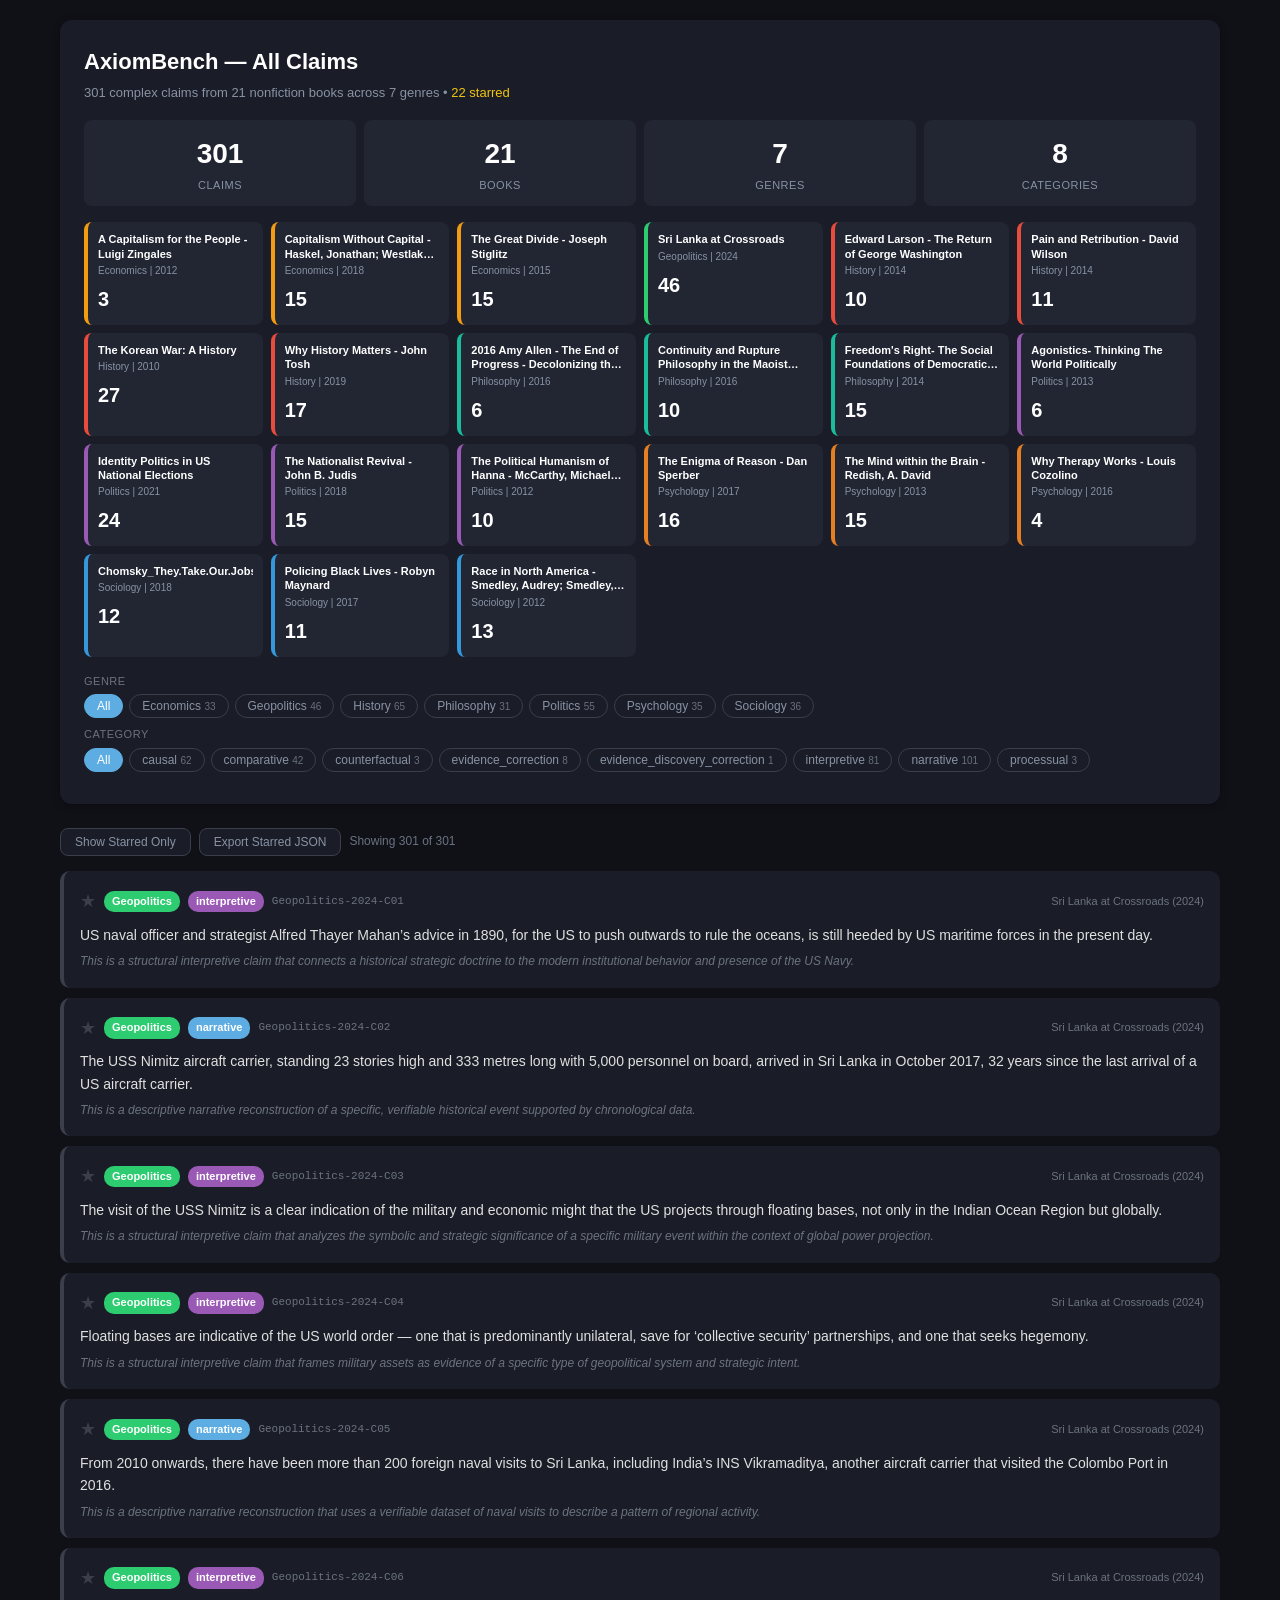
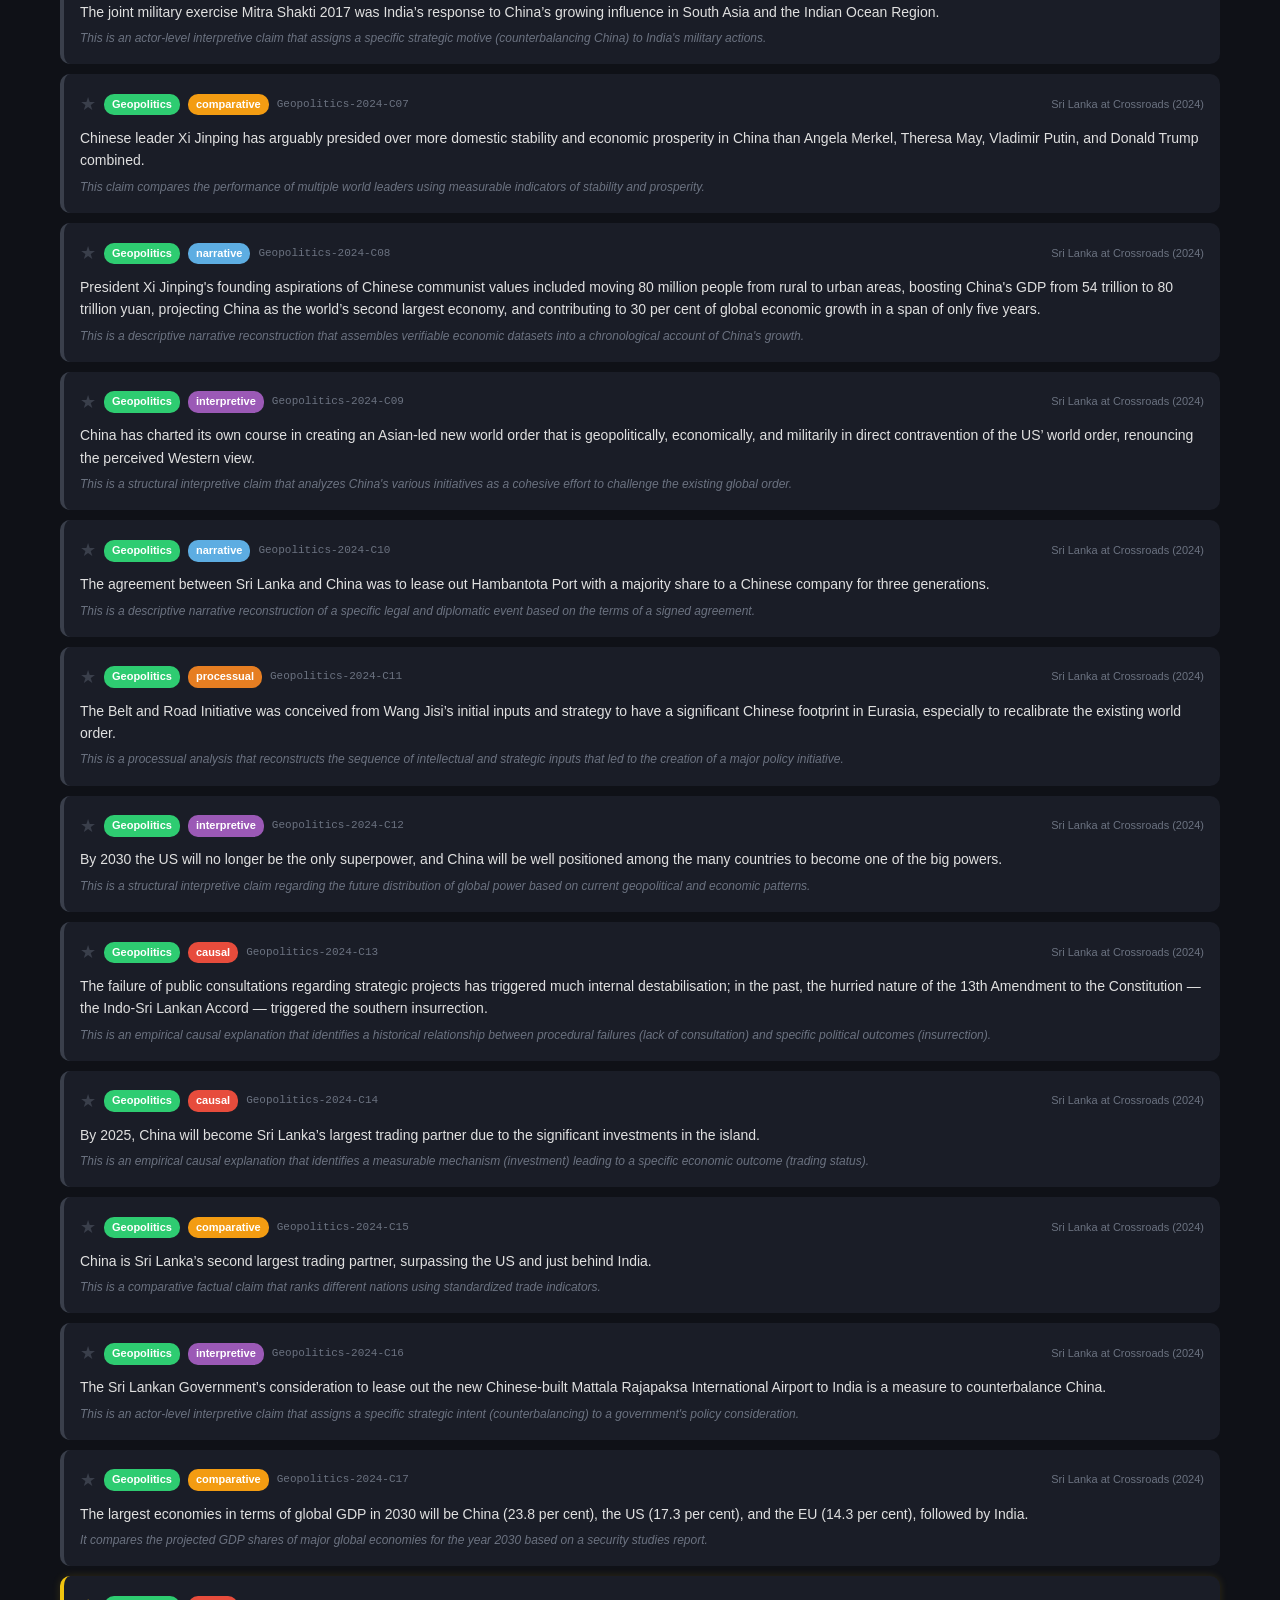
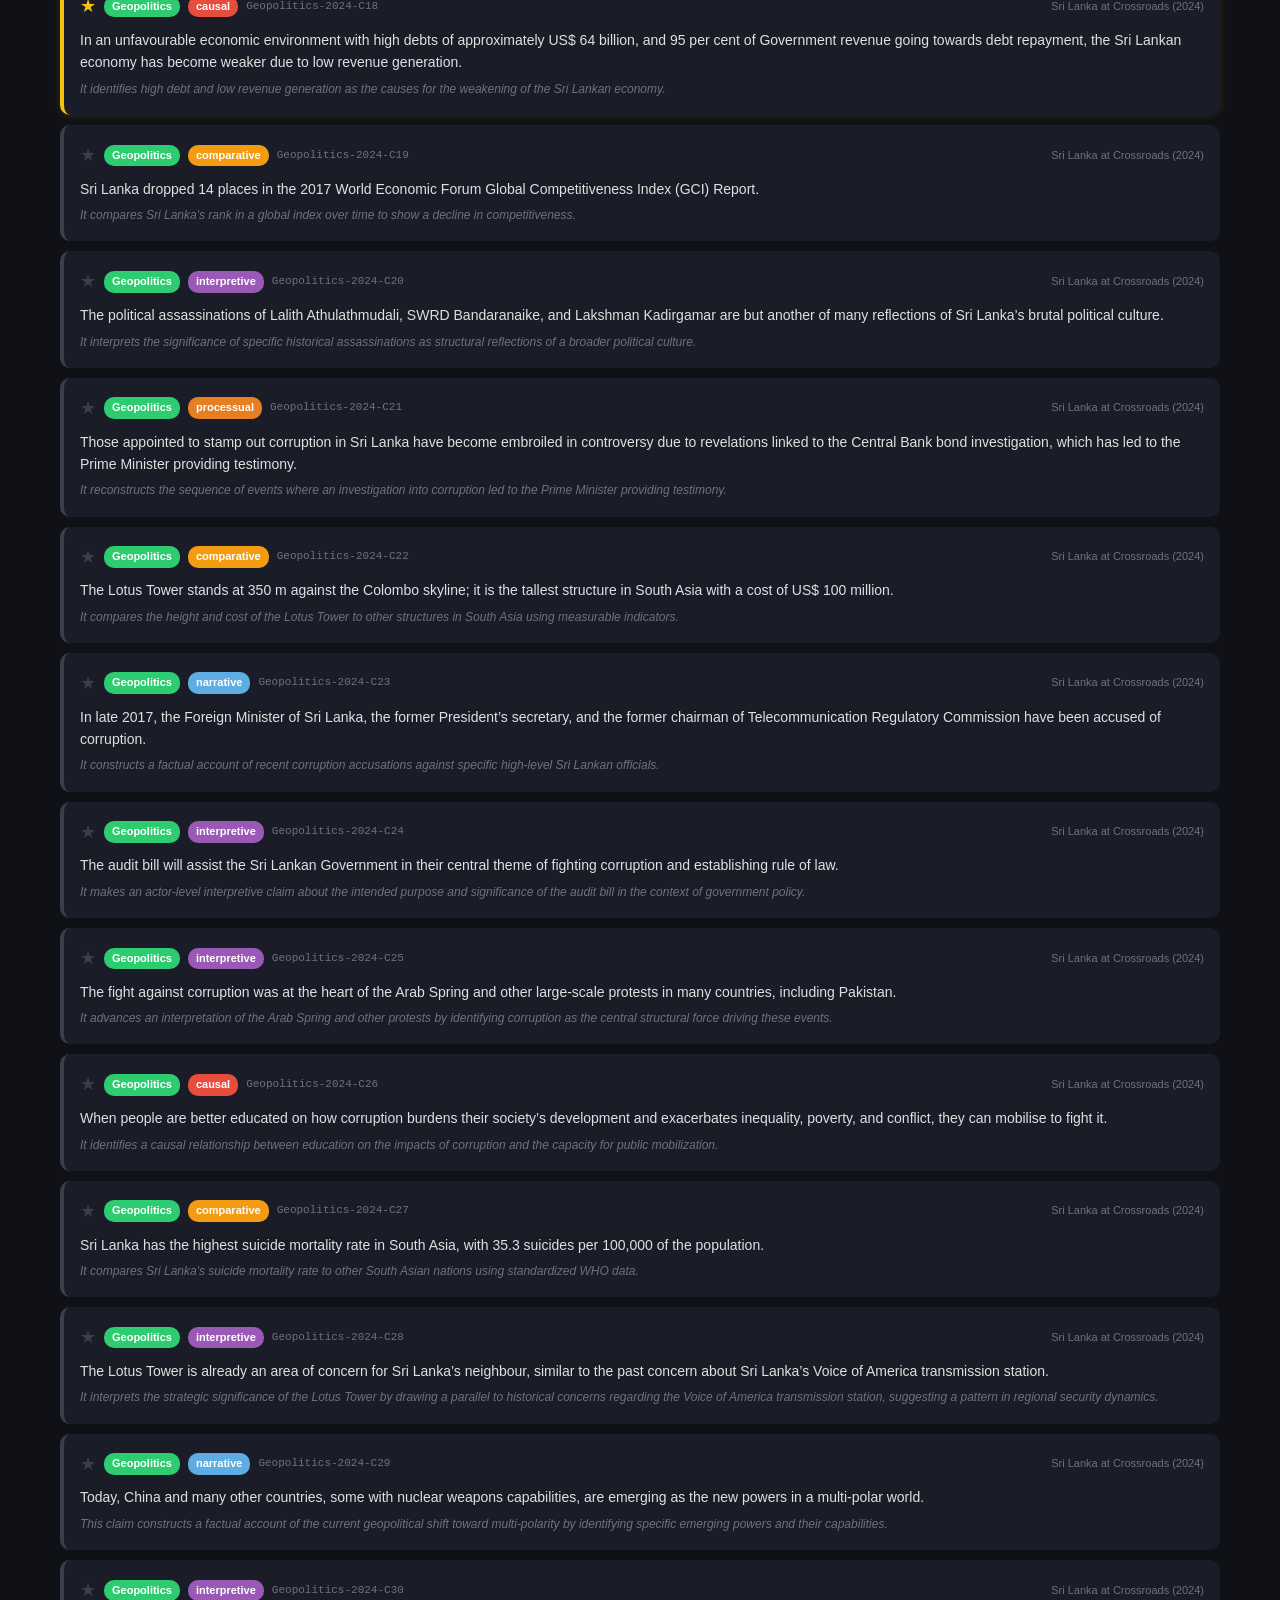
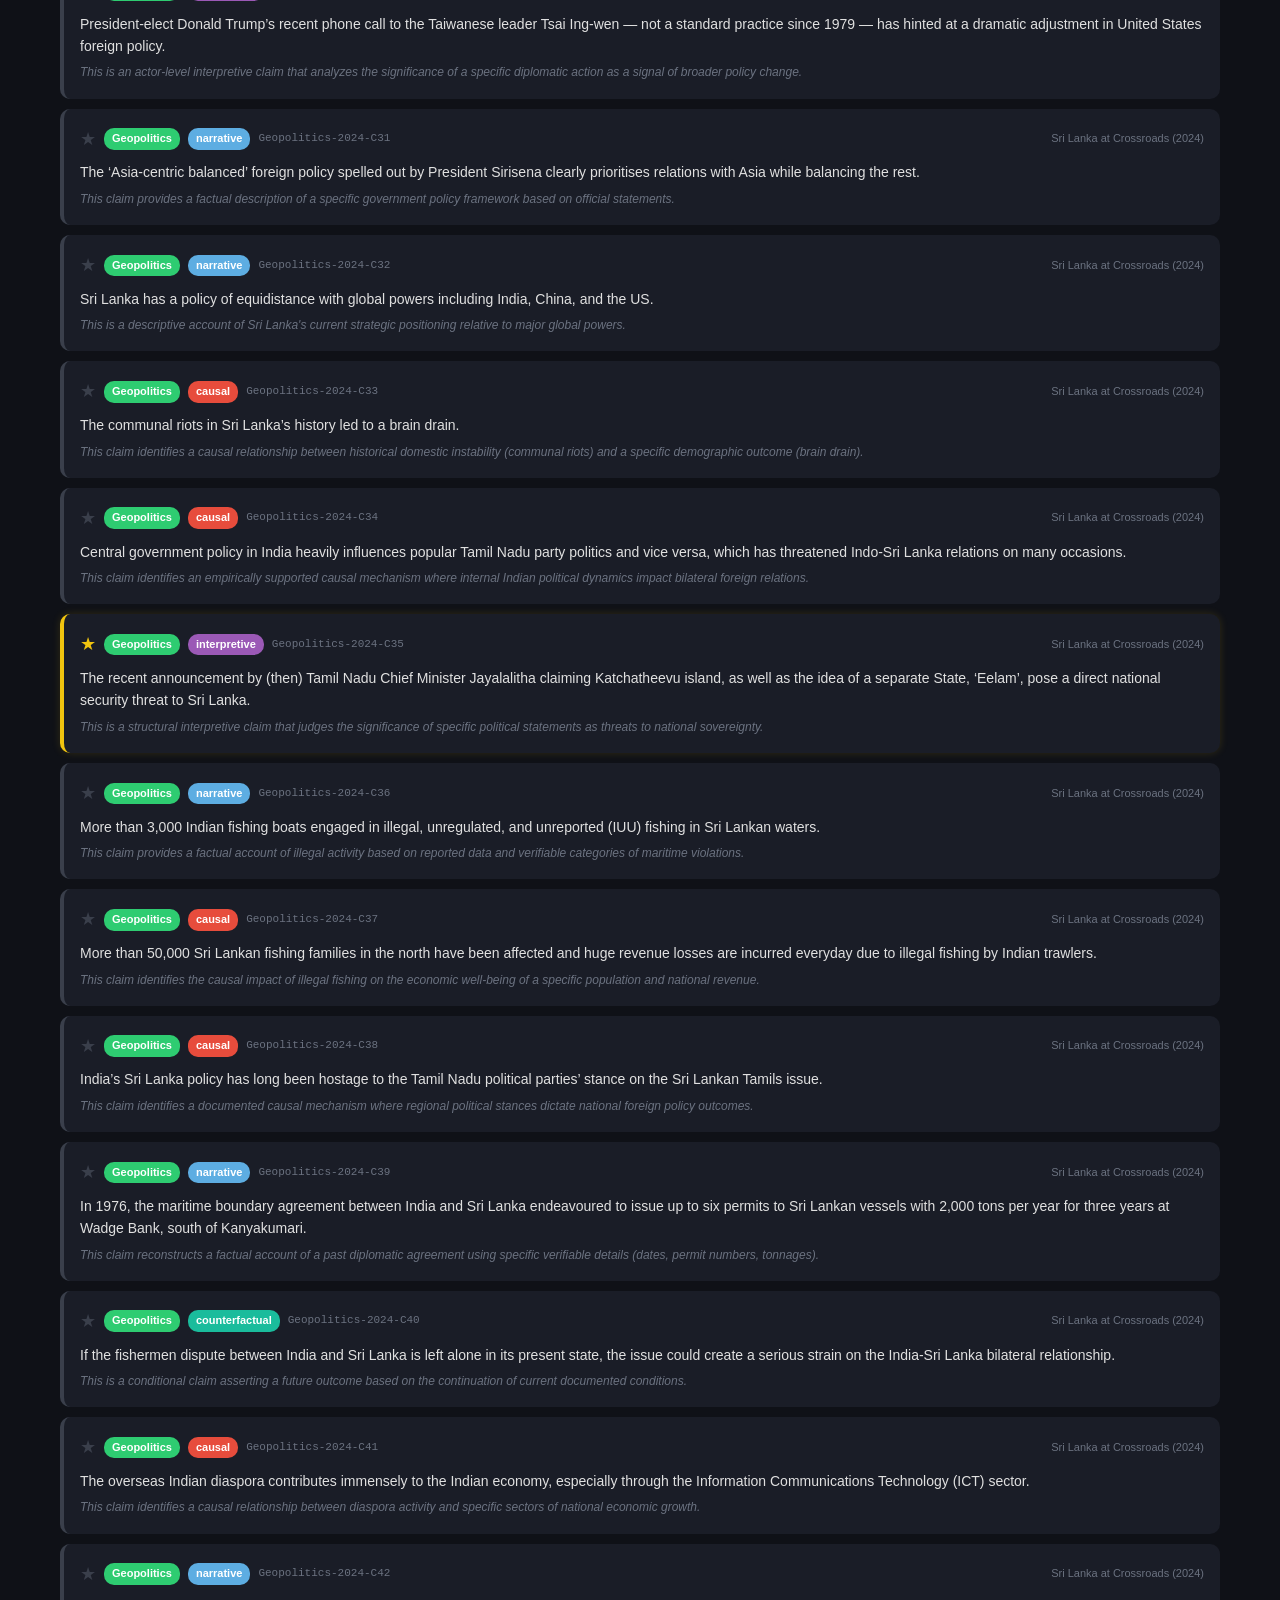
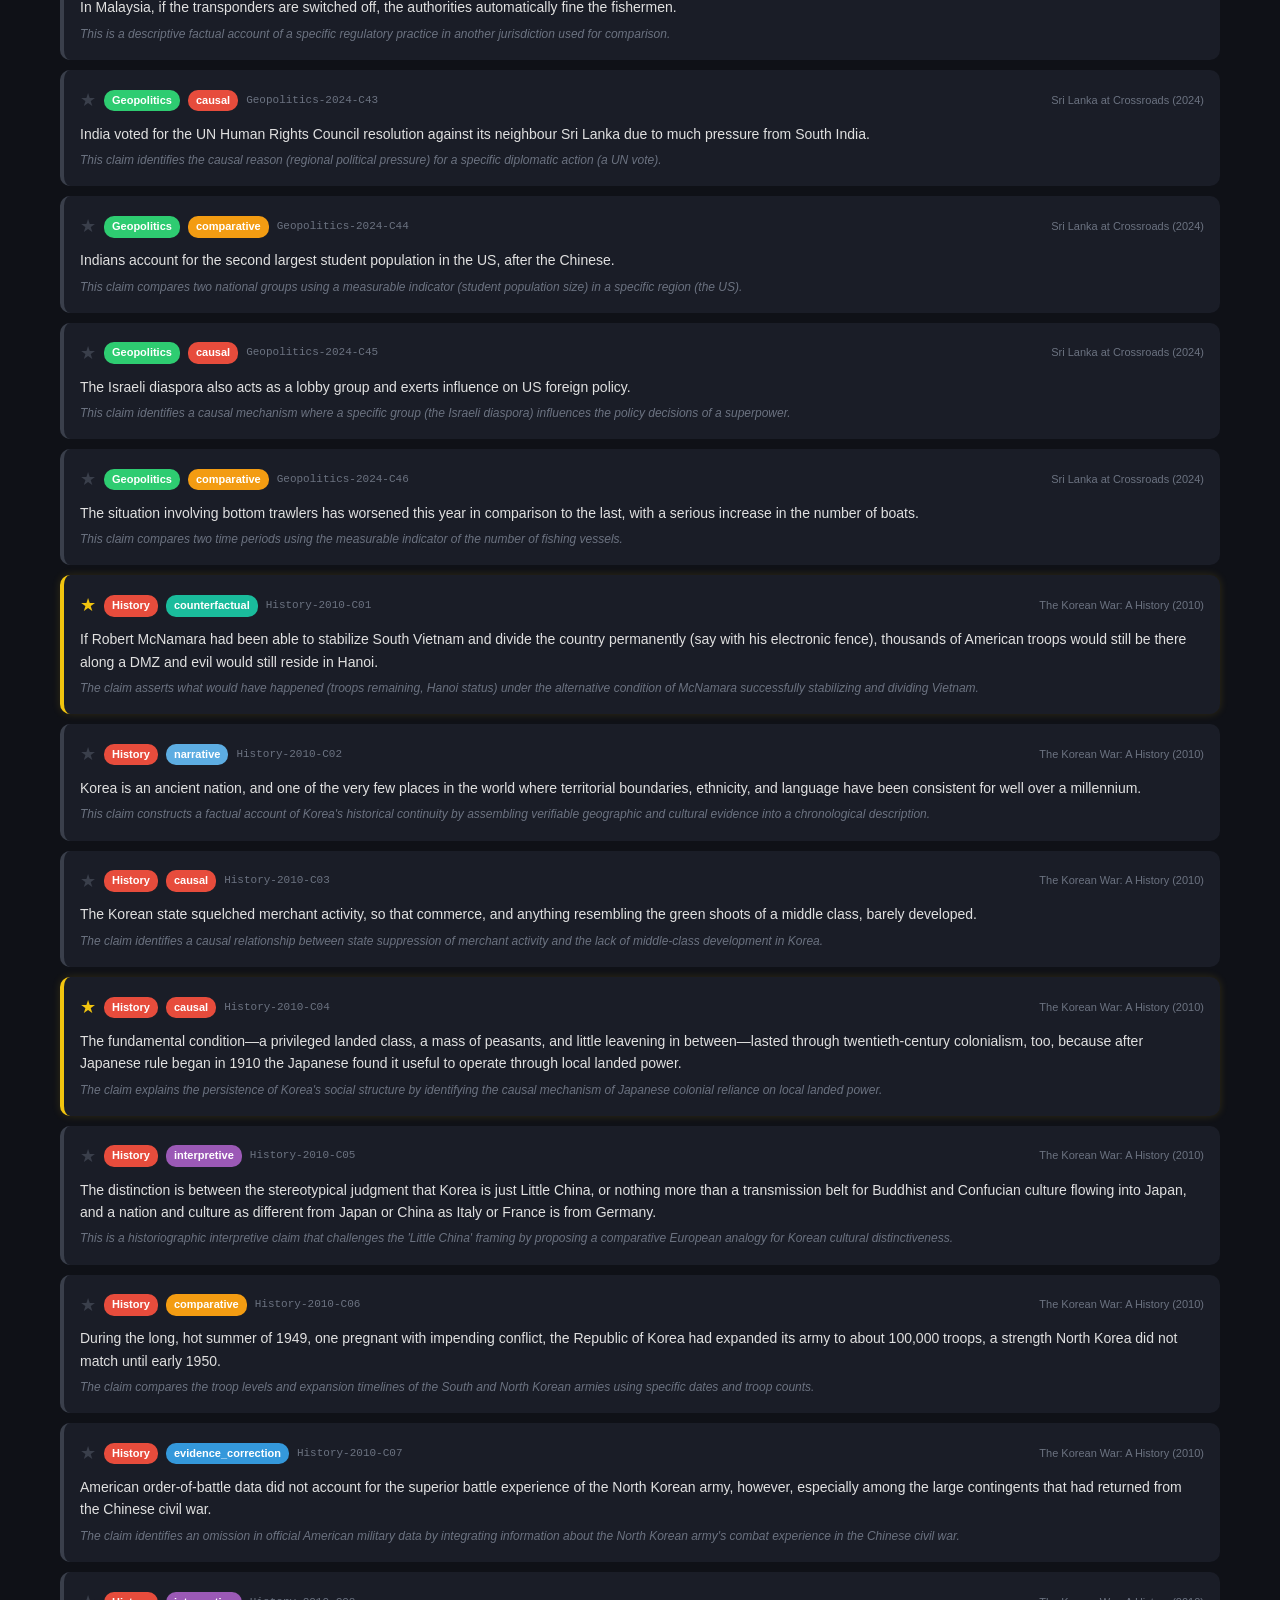
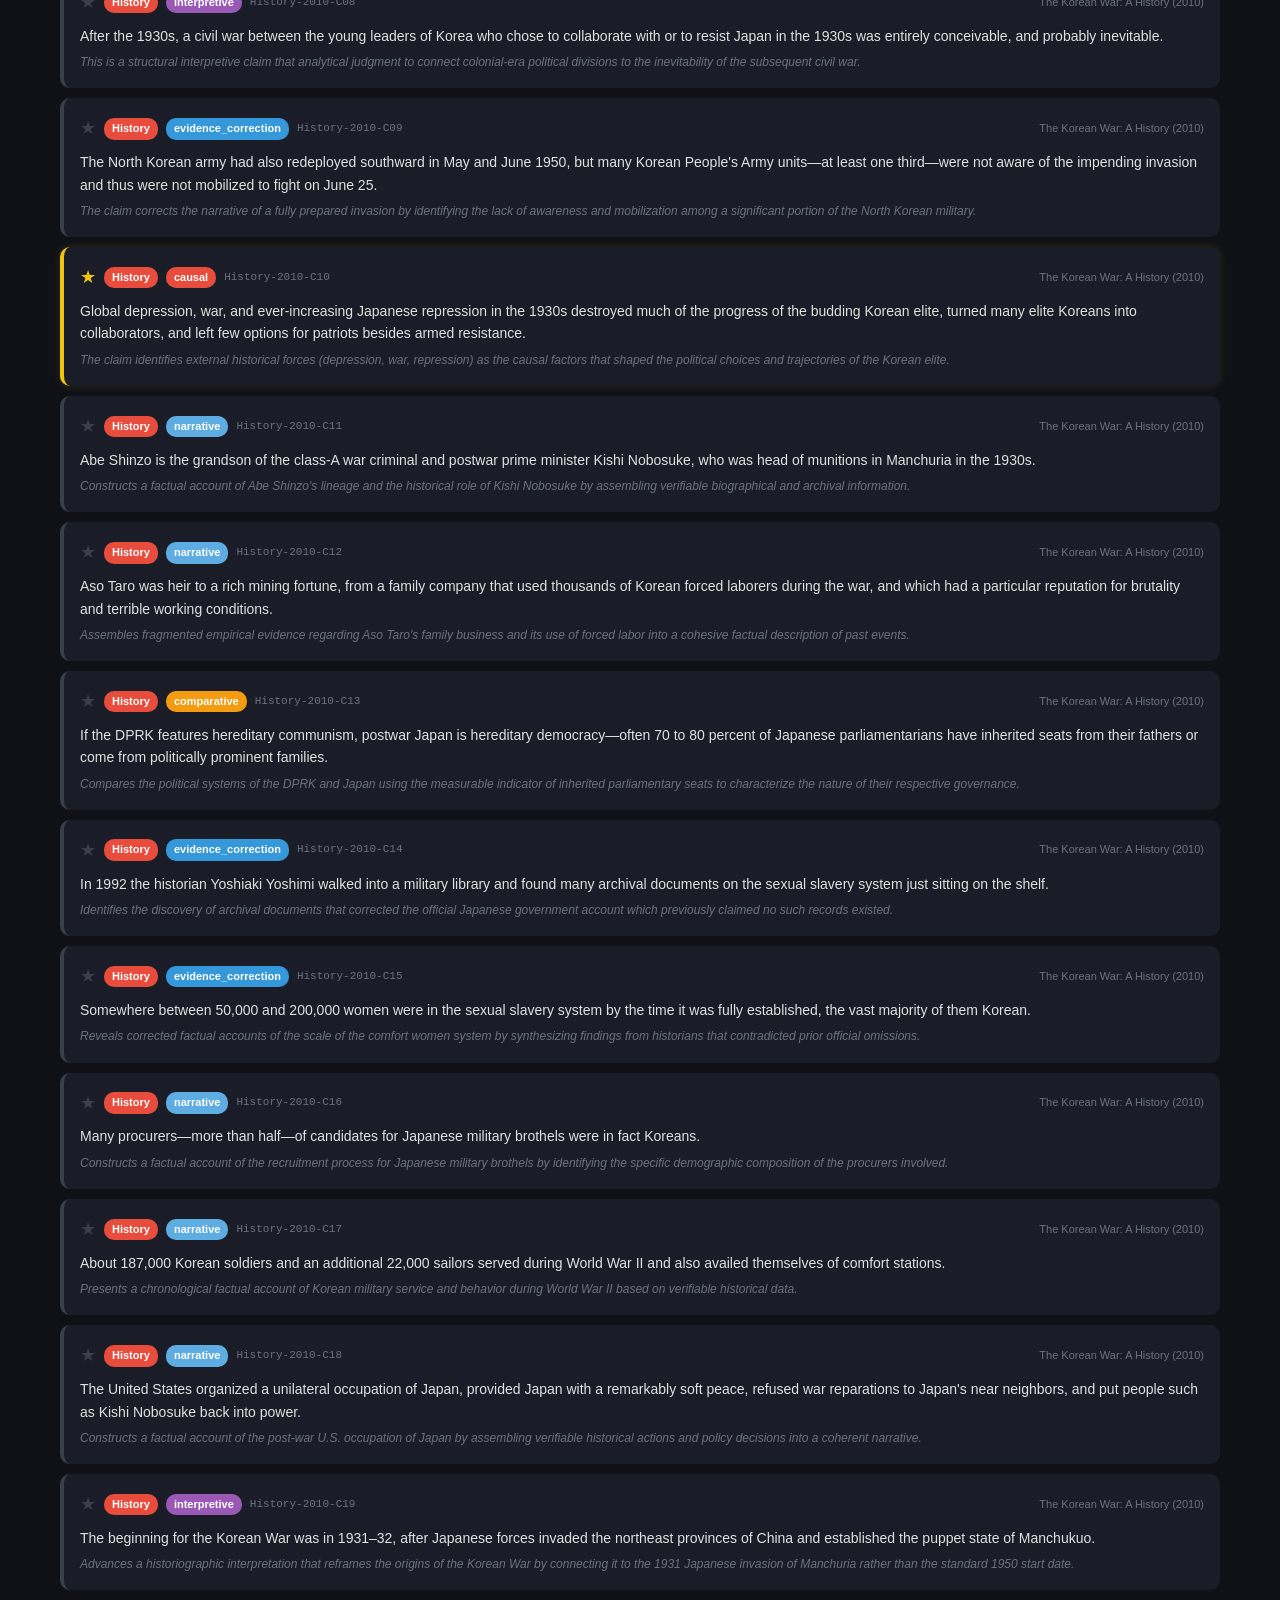
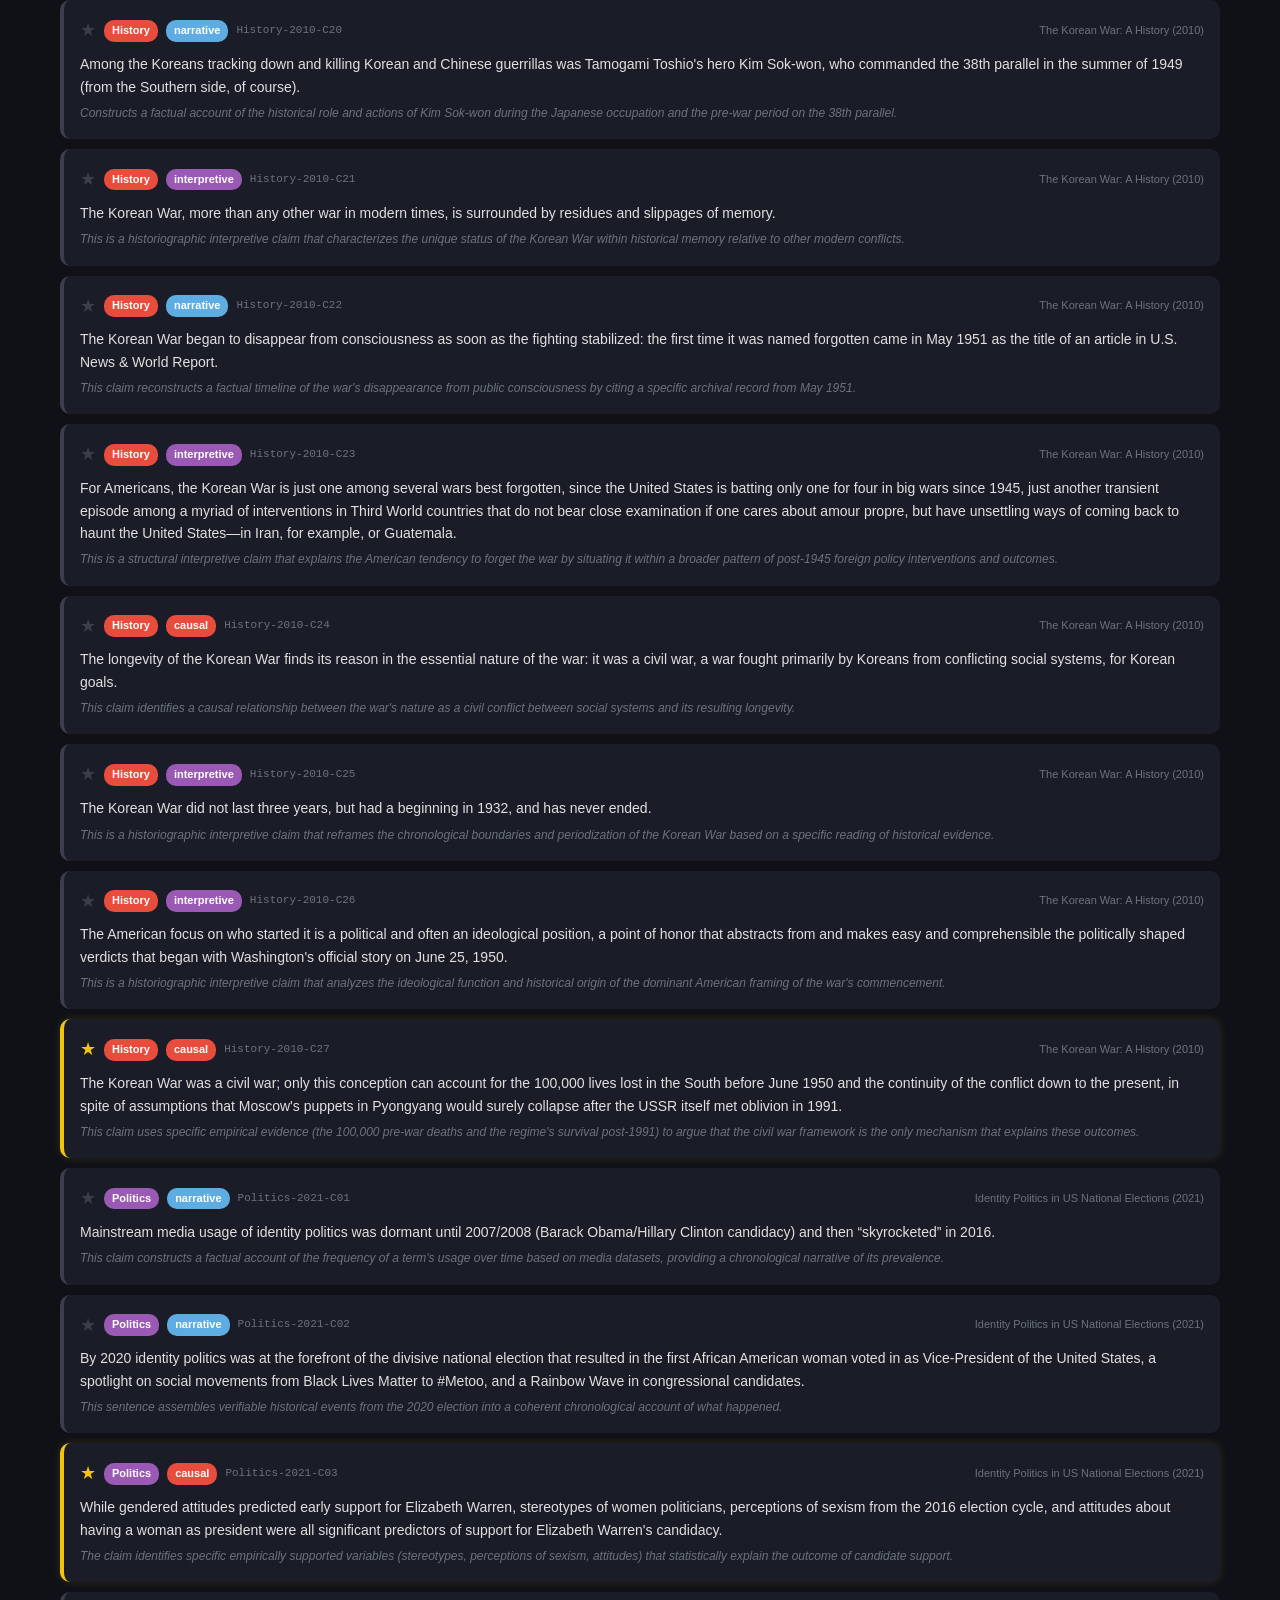
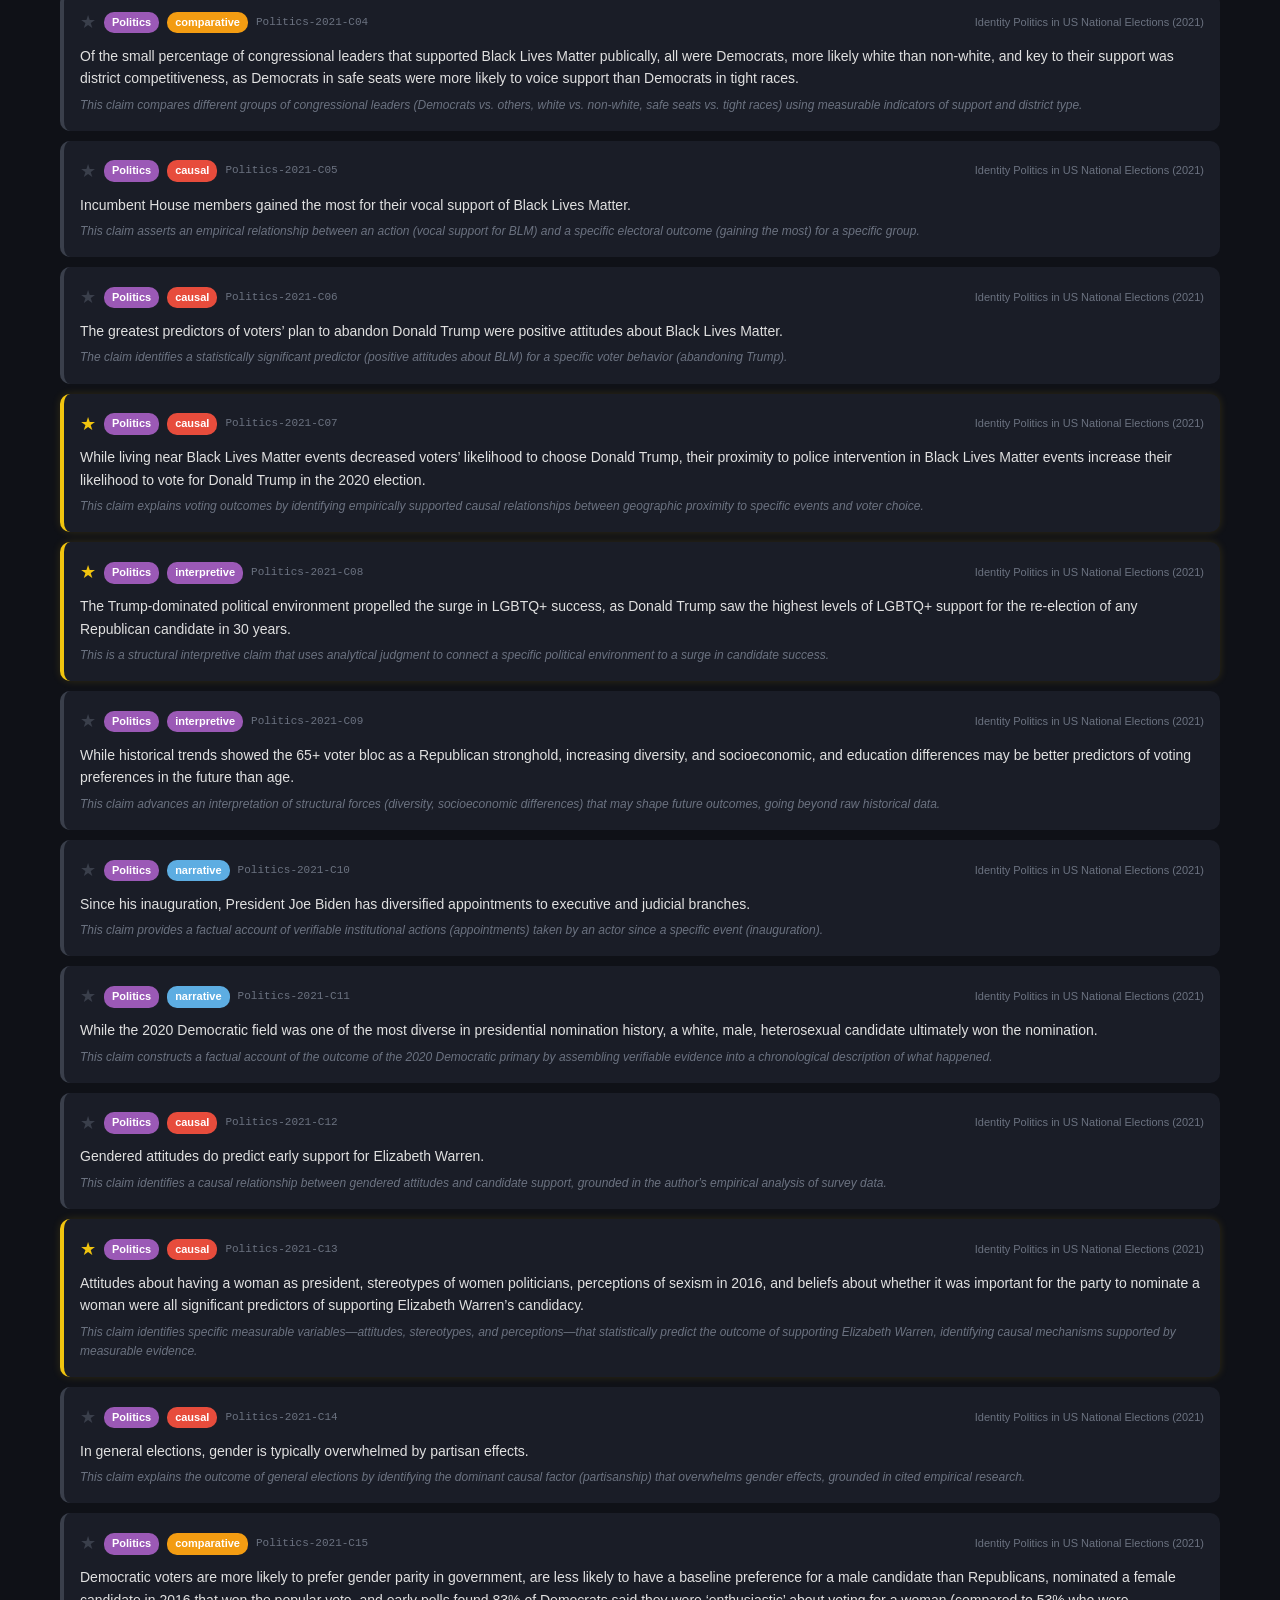
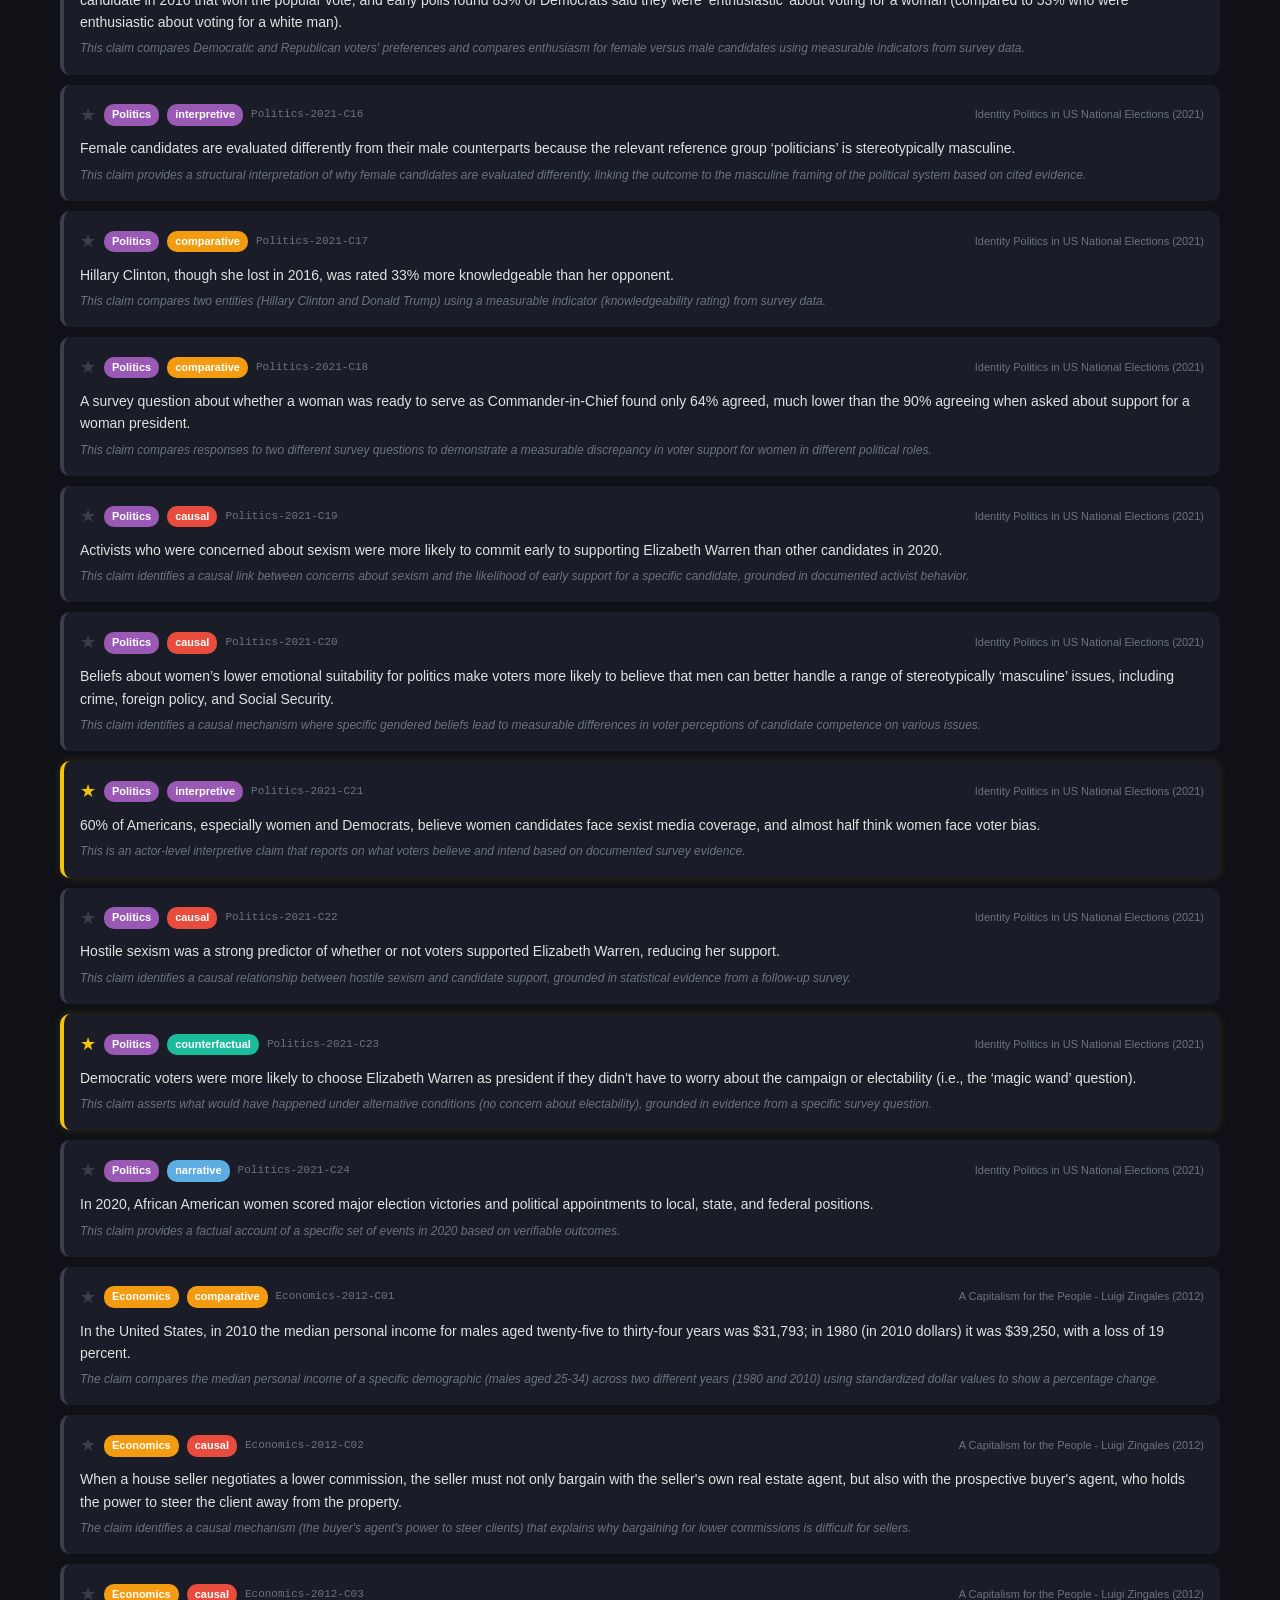
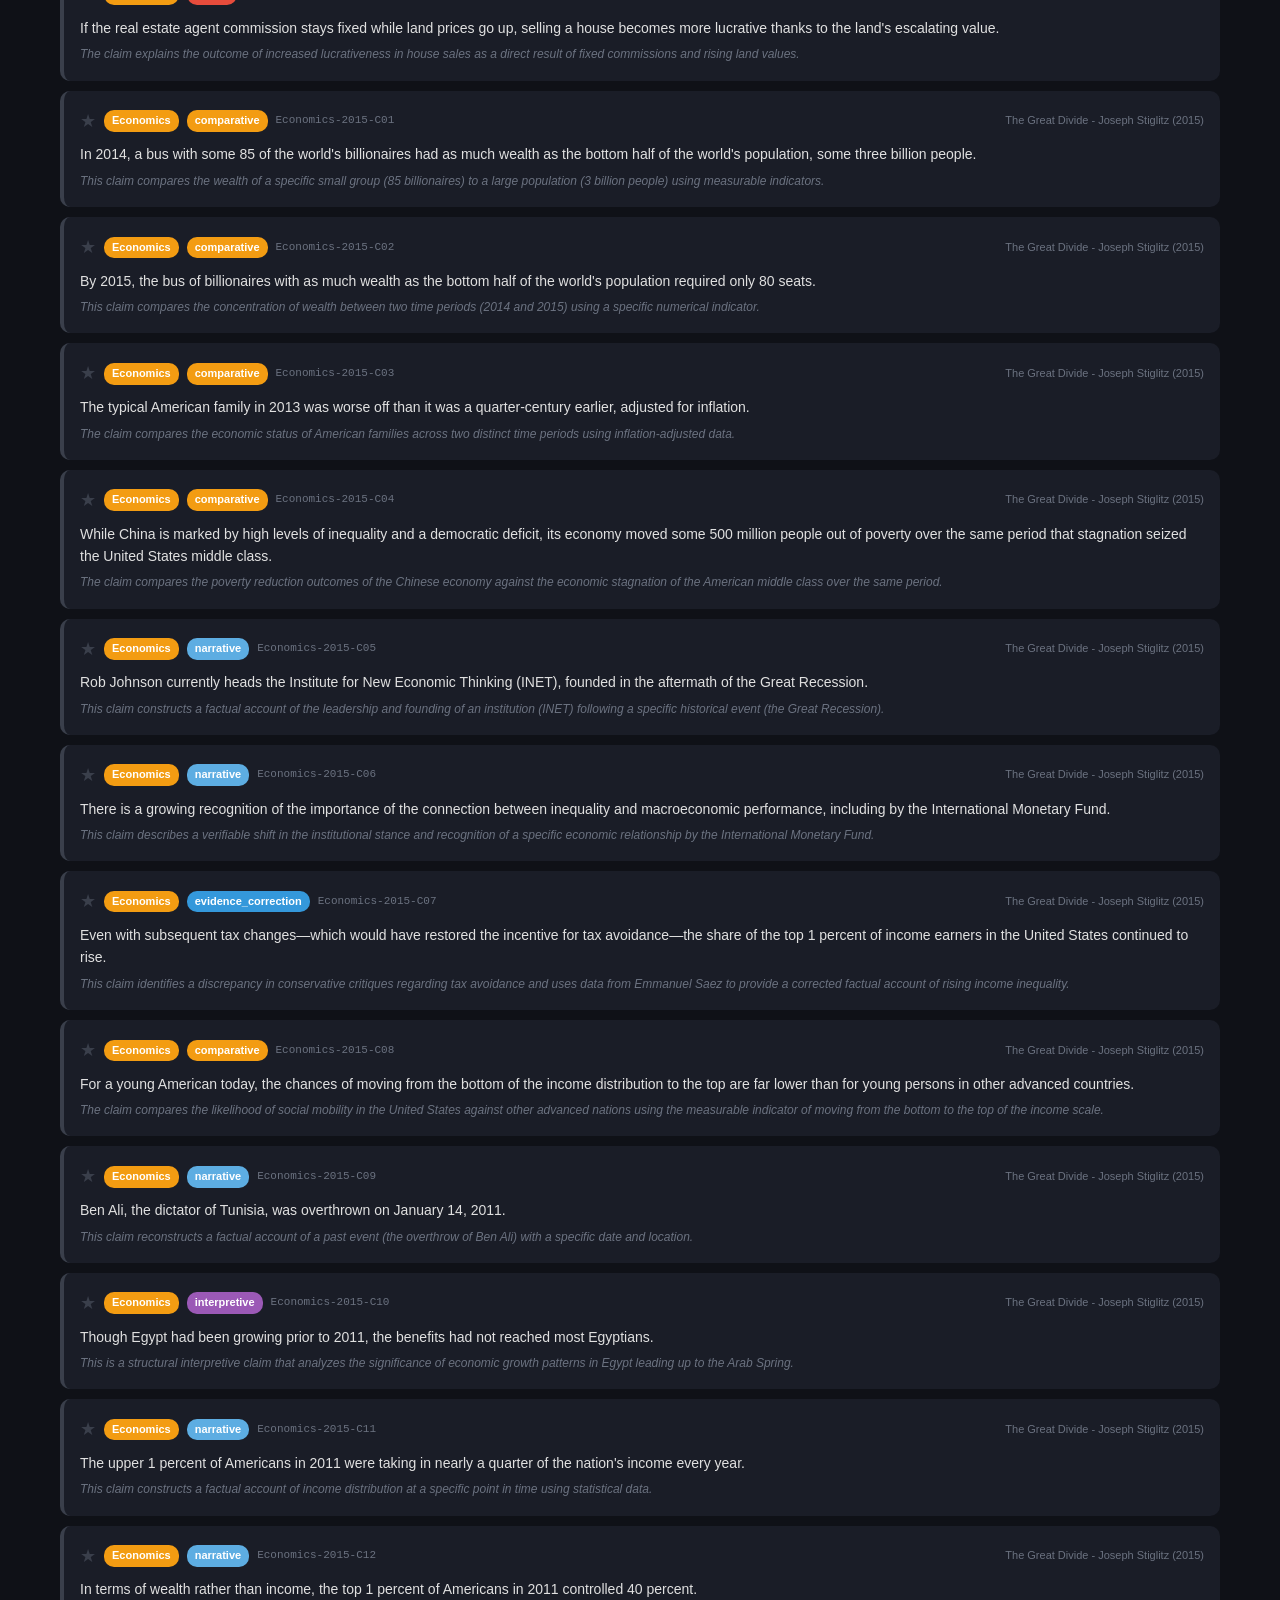
<file: axiombench/claims_all.html>
<!DOCTYPE html>
<html lang="en">
<head>
<meta charset="UTF-8">
<meta name="viewport" content="width=device-width, initial-scale=1.0">
<title>AxiomBench — All Claims</title>
<style>
*{box-sizing:border-box;margin:0;padding:0}
body{font-family:-apple-system,BlinkMacSystemFont,'Segoe UI',sans-serif;background:#0f1117;color:#e0e0e0;line-height:1.6;padding:20px;max-width:1200px;margin:0 auto}
.header{background:#1a1d27;border-radius:12px;padding:24px;margin-bottom:20px;box-shadow:0 2px 8px rgba(0,0,0,.3)}
.header h1{font-size:22px;color:#fff;margin-bottom:4px}
.subtitle{color:#8892a4;font-size:13px;margin-bottom:16px}
.stats-grid{display:grid;grid-template-columns:repeat(auto-fit,minmax(100px,1fr));gap:8px;margin-bottom:16px}
.stat-card{background:#222633;border-radius:8px;padding:12px;text-align:center}
.stat-card .num{font-size:28px;font-weight:bold;color:#fff}
.stat-card .label{font-size:11px;color:#8892a4;text-transform:uppercase;letter-spacing:.5px}
.book-grid{display:grid;grid-template-columns:repeat(auto-fill,minmax(170px,1fr));gap:8px;margin-bottom:16px}
.book-card{background:#222633;border-radius:8px;padding:10px;border-left:4px solid #5dade2}
.book-card h3{font-size:11px;color:#fff;margin-bottom:2px;line-height:1.3;overflow:hidden;text-overflow:ellipsis;display:-webkit-box;-webkit-line-clamp:2;-webkit-box-orient:vertical}
.book-card .meta{font-size:10px;color:#8892a4}
.book-card .cnt{font-size:20px;font-weight:bold;color:#fff;margin-top:4px}
.filter-section{margin-bottom:8px}
.filter-label{font-size:11px;color:#6b7280;text-transform:uppercase;letter-spacing:.5px;margin-bottom:4px}
.filters{display:flex;gap:6px;flex-wrap:wrap;align-items:center}
.filter-btn{padding:4px 12px;border:1px solid #3a3f4b;border-radius:14px;background:#1a1d27;color:#8892a4;cursor:pointer;font-size:12px;transition:all .15s}
.filter-btn:hover{border-color:#5dade2;color:#5dade2}
.filter-btn.active{background:#5dade2;color:#fff;border-color:#5dade2}
.cnt-badge{font-size:10px;opacity:.7}
.showing{font-size:12px;color:#6b7280;margin:8px 0}
.toolbar{display:flex;gap:8px;margin-bottom:12px;align-items:center;flex-wrap:wrap}
.toolbar button{padding:6px 14px;border:1px solid #3a3f4b;border-radius:8px;background:#1a1d27;color:#8892a4;cursor:pointer;font-size:12px}
.toolbar button:hover{border-color:#5dade2;color:#5dade2}
.toolbar button.toggled{background:#5dade2;color:#fff;border-color:#5dade2}
.star-count{color:#f1c40f;font-size:13px}
.claim{background:#1a1d27;border-radius:10px;padding:16px;margin-bottom:10px;border-left:4px solid #3a3f4b;transition:all .15s}
.claim.starred{border-left-color:#f1c40f;box-shadow:0 0 8px rgba(241,196,15,.15)}
.claim-header{display:flex;align-items:center;gap:8px;flex-wrap:wrap;margin-bottom:8px}
.genre-tag,.cat-tag{padding:2px 8px;border-radius:10px;font-size:11px;color:#fff;font-weight:600}
.claim-id{font-size:11px;color:#6b7280;font-family:monospace}
.book-ref{font-size:11px;color:#6b7280;margin-left:auto}
.claim-body{font-size:14px;color:#e0e0e0;line-height:1.6}
.justification{font-size:12px;color:#6b7280;margin-top:6px;font-style:italic}
.star-label{cursor:pointer;display:flex;align-items:center}
.star-cb{display:none}
.star-icon{font-size:18px;color:#3a3f4b;transition:color .15s}
.star-cb:checked+.star-icon{color:#f1c40f}
.hidden{display:none!important}

@media(max-width:768px){
.book-grid{grid-template-columns:repeat(auto-fill,minmax(140px,1fr))}
.book-ref{display:none}
}
</style>
</head>
<body>
<div class="header">
<h1>AxiomBench — All Claims</h1>
<div class="subtitle">301 complex claims from 21 nonfiction books across 7 genres &bull; <span class="star-count" id="starCount">0 starred</span></div>
<div class="stats-grid">
<div class="stat-card"><div class="num">301</div><div class="label">Claims</div></div>
<div class="stat-card"><div class="num">21</div><div class="label">Books</div></div>
<div class="stat-card"><div class="num">7</div><div class="label">Genres</div></div>
<div class="stat-card"><div class="num">8</div><div class="label">Categories</div></div>
</div>
<div class="book-grid">
<div class="book-card" style="border-left-color:#f39c12"><h3>A Capitalism for the People - Luigi Zingales</h3><div class="meta">Economics | 2012</div><div class="cnt">3</div></div><div class="book-card" style="border-left-color:#f39c12"><h3>Capitalism Without Capital - Haskel, Jonathan; Westlake, Sti</h3><div class="meta">Economics | 2018</div><div class="cnt">15</div></div><div class="book-card" style="border-left-color:#f39c12"><h3>The Great Divide - Joseph Stiglitz</h3><div class="meta">Economics | 2015</div><div class="cnt">15</div></div><div class="book-card" style="border-left-color:#2ecc71"><h3>Sri Lanka at Crossroads</h3><div class="meta">Geopolitics | 2024</div><div class="cnt">46</div></div><div class="book-card" style="border-left-color:#e74c3c"><h3>Edward Larson - The Return of George Washington</h3><div class="meta">History | 2014</div><div class="cnt">10</div></div><div class="book-card" style="border-left-color:#e74c3c"><h3>Pain and Retribution - David Wilson</h3><div class="meta">History | 2014</div><div class="cnt">11</div></div><div class="book-card" style="border-left-color:#e74c3c"><h3>The Korean War: A History</h3><div class="meta">History | 2010</div><div class="cnt">27</div></div><div class="book-card" style="border-left-color:#e74c3c"><h3>Why History Matters - John Tosh</h3><div class="meta">History | 2019</div><div class="cnt">17</div></div><div class="book-card" style="border-left-color:#1abc9c"><h3>2016 Amy Allen - The End of Progress - Decolonizing the Normative Foundations of Critical Theory_Rell</h3><div class="meta">Philosophy | 2016</div><div class="cnt">6</div></div><div class="book-card" style="border-left-color:#1abc9c"><h3>Continuity and Rupture Philosophy in the Maoist Terrain</h3><div class="meta">Philosophy | 2016</div><div class="cnt">10</div></div><div class="book-card" style="border-left-color:#1abc9c"><h3>Freedom&#x27;s Right- The Social Foundations of Democratic Life</h3><div class="meta">Philosophy | 2014</div><div class="cnt">15</div></div><div class="book-card" style="border-left-color:#9b59b6"><h3>Agonistics- Thinking The World Politically</h3><div class="meta">Politics | 2013</div><div class="cnt">6</div></div><div class="book-card" style="border-left-color:#9b59b6"><h3>Identity Politics in US National Elections</h3><div class="meta">Politics | 2021</div><div class="cnt">24</div></div><div class="book-card" style="border-left-color:#9b59b6"><h3>The Nationalist Revival - John B. Judis</h3><div class="meta">Politics | 2018</div><div class="cnt">15</div></div><div class="book-card" style="border-left-color:#9b59b6"><h3>The Political Humanism of Hanna - McCarthy, Michael H.;</h3><div class="meta">Politics | 2012</div><div class="cnt">10</div></div><div class="book-card" style="border-left-color:#e67e22"><h3>The Enigma of Reason - Dan Sperber</h3><div class="meta">Psychology | 2017</div><div class="cnt">16</div></div><div class="book-card" style="border-left-color:#e67e22"><h3>The Mind within the Brain - Redish, A. David</h3><div class="meta">Psychology | 2013</div><div class="cnt">15</div></div><div class="book-card" style="border-left-color:#e67e22"><h3>Why Therapy Works - Louis Cozolino</h3><div class="meta">Psychology | 2016</div><div class="cnt">4</div></div><div class="book-card" style="border-left-color:#3498db"><h3>Chomsky_They.Take.Our.Jobs</h3><div class="meta">Sociology | 2018</div><div class="cnt">12</div></div><div class="book-card" style="border-left-color:#3498db"><h3>Policing Black Lives - Robyn Maynard</h3><div class="meta">Sociology | 2017</div><div class="cnt">11</div></div><div class="book-card" style="border-left-color:#3498db"><h3>Race in North America - Smedley, Audrey; Smedley, Brian</h3><div class="meta">Sociology | 2012</div><div class="cnt">13</div></div>
</div>
<div class="filter-section">
<div class="filter-label">Genre</div>
<div class="filters" id="genreFilters"><button class="filter-btn active" onclick="filterGenre(this,'all')">All</button><button class="filter-btn" onclick="filterGenre(this,'Economics')" style="--accent:#f39c12">Economics <span class="cnt-badge">33</span></button><button class="filter-btn" onclick="filterGenre(this,'Geopolitics')" style="--accent:#2ecc71">Geopolitics <span class="cnt-badge">46</span></button><button class="filter-btn" onclick="filterGenre(this,'History')" style="--accent:#e74c3c">History <span class="cnt-badge">65</span></button><button class="filter-btn" onclick="filterGenre(this,'Philosophy')" style="--accent:#1abc9c">Philosophy <span class="cnt-badge">31</span></button><button class="filter-btn" onclick="filterGenre(this,'Politics')" style="--accent:#9b59b6">Politics <span class="cnt-badge">55</span></button><button class="filter-btn" onclick="filterGenre(this,'Psychology')" style="--accent:#e67e22">Psychology <span class="cnt-badge">35</span></button><button class="filter-btn" onclick="filterGenre(this,'Sociology')" style="--accent:#3498db">Sociology <span class="cnt-badge">36</span></button></div>
</div>
<div class="filter-section" style="margin-top:8px">
<div class="filter-label">Category</div>
<div class="filters" id="catFilters"><button class="filter-btn active" onclick="filterCat(this,'all')">All</button><button class="filter-btn" onclick="filterCat(this,'causal')" style="--accent:#e74c3c">causal <span class="cnt-badge">62</span></button><button class="filter-btn" onclick="filterCat(this,'comparative')" style="--accent:#f39c12">comparative <span class="cnt-badge">42</span></button><button class="filter-btn" onclick="filterCat(this,'counterfactual')" style="--accent:#1abc9c">counterfactual <span class="cnt-badge">3</span></button><button class="filter-btn" onclick="filterCat(this,'evidence_correction')" style="--accent:#3498db">evidence_correction <span class="cnt-badge">8</span></button><button class="filter-btn" onclick="filterCat(this,'evidence_discovery_correction')" style="--accent:#2ecc71">evidence_discovery_correction <span class="cnt-badge">1</span></button><button class="filter-btn" onclick="filterCat(this,'interpretive')" style="--accent:#9b59b6">interpretive <span class="cnt-badge">81</span></button><button class="filter-btn" onclick="filterCat(this,'narrative')" style="--accent:#5dade2">narrative <span class="cnt-badge">101</span></button><button class="filter-btn" onclick="filterCat(this,'processual')" style="--accent:#e67e22">processual <span class="cnt-badge">3</span></button></div>
</div>
</div>
<div class="toolbar">
<button onclick="toggleStarredFilter(this)" id="starFilterBtn">Show Starred Only</button>
<button onclick="exportStarred()">Export Starred JSON</button>
<div class="showing" id="showingCount">Showing 301 of 301</div>
</div>
<div id="claimsList">
<div class="claim" data-genre="Geopolitics" data-cat="interpretive" data-book="Sri Lanka at Crossroads" data-id="Geopolitics-2024-C01">
<div class="claim-header">
<label class="star-label"><input type="checkbox" class="star-cb" onchange="toggleStar(this,'Geopolitics-2024-C01')"><span class="star-icon">&#9733;</span></label>
<span class="genre-tag" style="background:#2ecc71">Geopolitics</span>
<span class="cat-tag" style="background:#9b59b6">interpretive</span>
<span class="claim-id">Geopolitics-2024-C01</span>
<span class="book-ref">Sri Lanka at Crossroads (2024)</span>
</div>
<div class="claim-body">US naval officer and strategist Alfred Thayer Mahan’s advice in 1890, for the US to push outwards to rule the oceans, is still heeded by US maritime forces in the present day.</div>

<div class="justification">This is a structural interpretive claim that connects a historical strategic doctrine to the modern institutional behavior and presence of the US Navy.</div>
</div><div class="claim" data-genre="Geopolitics" data-cat="narrative" data-book="Sri Lanka at Crossroads" data-id="Geopolitics-2024-C02">
<div class="claim-header">
<label class="star-label"><input type="checkbox" class="star-cb" onchange="toggleStar(this,'Geopolitics-2024-C02')"><span class="star-icon">&#9733;</span></label>
<span class="genre-tag" style="background:#2ecc71">Geopolitics</span>
<span class="cat-tag" style="background:#5dade2">narrative</span>
<span class="claim-id">Geopolitics-2024-C02</span>
<span class="book-ref">Sri Lanka at Crossroads (2024)</span>
</div>
<div class="claim-body">The USS Nimitz aircraft carrier, standing 23 stories high and 333 metres long with 5,000 personnel on board, arrived in Sri Lanka in October 2017, 32 years since the last arrival of a US aircraft carrier.</div>

<div class="justification">This is a descriptive narrative reconstruction of a specific, verifiable historical event supported by chronological data.</div>
</div><div class="claim" data-genre="Geopolitics" data-cat="interpretive" data-book="Sri Lanka at Crossroads" data-id="Geopolitics-2024-C03">
<div class="claim-header">
<label class="star-label"><input type="checkbox" class="star-cb" onchange="toggleStar(this,'Geopolitics-2024-C03')"><span class="star-icon">&#9733;</span></label>
<span class="genre-tag" style="background:#2ecc71">Geopolitics</span>
<span class="cat-tag" style="background:#9b59b6">interpretive</span>
<span class="claim-id">Geopolitics-2024-C03</span>
<span class="book-ref">Sri Lanka at Crossroads (2024)</span>
</div>
<div class="claim-body">The visit of the USS Nimitz is a clear indication of the military and economic might that the US projects through floating bases, not only in the Indian Ocean Region but globally.</div>

<div class="justification">This is a structural interpretive claim that analyzes the symbolic and strategic significance of a specific military event within the context of global power projection.</div>
</div><div class="claim" data-genre="Geopolitics" data-cat="interpretive" data-book="Sri Lanka at Crossroads" data-id="Geopolitics-2024-C04">
<div class="claim-header">
<label class="star-label"><input type="checkbox" class="star-cb" onchange="toggleStar(this,'Geopolitics-2024-C04')"><span class="star-icon">&#9733;</span></label>
<span class="genre-tag" style="background:#2ecc71">Geopolitics</span>
<span class="cat-tag" style="background:#9b59b6">interpretive</span>
<span class="claim-id">Geopolitics-2024-C04</span>
<span class="book-ref">Sri Lanka at Crossroads (2024)</span>
</div>
<div class="claim-body">Floating bases are indicative of the US world order — one that is predominantly unilateral, save for ‘collective security’ partnerships, and one that seeks hegemony.</div>

<div class="justification">This is a structural interpretive claim that frames military assets as evidence of a specific type of geopolitical system and strategic intent.</div>
</div><div class="claim" data-genre="Geopolitics" data-cat="narrative" data-book="Sri Lanka at Crossroads" data-id="Geopolitics-2024-C05">
<div class="claim-header">
<label class="star-label"><input type="checkbox" class="star-cb" onchange="toggleStar(this,'Geopolitics-2024-C05')"><span class="star-icon">&#9733;</span></label>
<span class="genre-tag" style="background:#2ecc71">Geopolitics</span>
<span class="cat-tag" style="background:#5dade2">narrative</span>
<span class="claim-id">Geopolitics-2024-C05</span>
<span class="book-ref">Sri Lanka at Crossroads (2024)</span>
</div>
<div class="claim-body">From 2010 onwards, there have been more than 200 foreign naval visits to Sri Lanka, including India’s INS Vikramaditya, another aircraft carrier that visited the Colombo Port in 2016.</div>

<div class="justification">This is a descriptive narrative reconstruction that uses a verifiable dataset of naval visits to describe a pattern of regional activity.</div>
</div><div class="claim" data-genre="Geopolitics" data-cat="interpretive" data-book="Sri Lanka at Crossroads" data-id="Geopolitics-2024-C06">
<div class="claim-header">
<label class="star-label"><input type="checkbox" class="star-cb" onchange="toggleStar(this,'Geopolitics-2024-C06')"><span class="star-icon">&#9733;</span></label>
<span class="genre-tag" style="background:#2ecc71">Geopolitics</span>
<span class="cat-tag" style="background:#9b59b6">interpretive</span>
<span class="claim-id">Geopolitics-2024-C06</span>
<span class="book-ref">Sri Lanka at Crossroads (2024)</span>
</div>
<div class="claim-body">The joint military exercise Mitra Shakti 2017 was India’s response to China’s growing influence in South Asia and the Indian Ocean Region.</div>

<div class="justification">This is an actor-level interpretive claim that assigns a specific strategic motive (counterbalancing China) to India&#x27;s military actions.</div>
</div><div class="claim" data-genre="Geopolitics" data-cat="comparative" data-book="Sri Lanka at Crossroads" data-id="Geopolitics-2024-C07">
<div class="claim-header">
<label class="star-label"><input type="checkbox" class="star-cb" onchange="toggleStar(this,'Geopolitics-2024-C07')"><span class="star-icon">&#9733;</span></label>
<span class="genre-tag" style="background:#2ecc71">Geopolitics</span>
<span class="cat-tag" style="background:#f39c12">comparative</span>
<span class="claim-id">Geopolitics-2024-C07</span>
<span class="book-ref">Sri Lanka at Crossroads (2024)</span>
</div>
<div class="claim-body">Chinese leader Xi Jinping has arguably presided over more domestic stability and economic prosperity in China than Angela Merkel, Theresa May, Vladimir Putin, and Donald Trump combined.</div>

<div class="justification">This claim compares the performance of multiple world leaders using measurable indicators of stability and prosperity.</div>
</div><div class="claim" data-genre="Geopolitics" data-cat="narrative" data-book="Sri Lanka at Crossroads" data-id="Geopolitics-2024-C08">
<div class="claim-header">
<label class="star-label"><input type="checkbox" class="star-cb" onchange="toggleStar(this,'Geopolitics-2024-C08')"><span class="star-icon">&#9733;</span></label>
<span class="genre-tag" style="background:#2ecc71">Geopolitics</span>
<span class="cat-tag" style="background:#5dade2">narrative</span>
<span class="claim-id">Geopolitics-2024-C08</span>
<span class="book-ref">Sri Lanka at Crossroads (2024)</span>
</div>
<div class="claim-body">President Xi Jinping&#x27;s founding aspirations of Chinese communist values included moving 80 million people from rural to urban areas, boosting China&#x27;s GDP from 54 trillion to 80 trillion yuan, projecting China as the world’s second largest economy, and contributing to 30 per cent of global economic growth in a span of only five years.</div>

<div class="justification">This is a descriptive narrative reconstruction that assembles verifiable economic datasets into a chronological account of China&#x27;s growth.</div>
</div><div class="claim" data-genre="Geopolitics" data-cat="interpretive" data-book="Sri Lanka at Crossroads" data-id="Geopolitics-2024-C09">
<div class="claim-header">
<label class="star-label"><input type="checkbox" class="star-cb" onchange="toggleStar(this,'Geopolitics-2024-C09')"><span class="star-icon">&#9733;</span></label>
<span class="genre-tag" style="background:#2ecc71">Geopolitics</span>
<span class="cat-tag" style="background:#9b59b6">interpretive</span>
<span class="claim-id">Geopolitics-2024-C09</span>
<span class="book-ref">Sri Lanka at Crossroads (2024)</span>
</div>
<div class="claim-body">China has charted its own course in creating an Asian-led new world order that is geopolitically, economically, and militarily in direct contravention of the US’ world order, renouncing the perceived Western view.</div>

<div class="justification">This is a structural interpretive claim that analyzes China&#x27;s various initiatives as a cohesive effort to challenge the existing global order.</div>
</div><div class="claim" data-genre="Geopolitics" data-cat="narrative" data-book="Sri Lanka at Crossroads" data-id="Geopolitics-2024-C10">
<div class="claim-header">
<label class="star-label"><input type="checkbox" class="star-cb" onchange="toggleStar(this,'Geopolitics-2024-C10')"><span class="star-icon">&#9733;</span></label>
<span class="genre-tag" style="background:#2ecc71">Geopolitics</span>
<span class="cat-tag" style="background:#5dade2">narrative</span>
<span class="claim-id">Geopolitics-2024-C10</span>
<span class="book-ref">Sri Lanka at Crossroads (2024)</span>
</div>
<div class="claim-body">The agreement between Sri Lanka and China was to lease out Hambantota Port with a majority share to a Chinese company for three generations.</div>

<div class="justification">This is a descriptive narrative reconstruction of a specific legal and diplomatic event based on the terms of a signed agreement.</div>
</div><div class="claim" data-genre="Geopolitics" data-cat="processual" data-book="Sri Lanka at Crossroads" data-id="Geopolitics-2024-C11">
<div class="claim-header">
<label class="star-label"><input type="checkbox" class="star-cb" onchange="toggleStar(this,'Geopolitics-2024-C11')"><span class="star-icon">&#9733;</span></label>
<span class="genre-tag" style="background:#2ecc71">Geopolitics</span>
<span class="cat-tag" style="background:#e67e22">processual</span>
<span class="claim-id">Geopolitics-2024-C11</span>
<span class="book-ref">Sri Lanka at Crossroads (2024)</span>
</div>
<div class="claim-body">The Belt and Road Initiative was conceived from Wang Jisi’s initial inputs and strategy to have a significant Chinese footprint in Eurasia, especially to recalibrate the existing world order.</div>

<div class="justification">This is a processual analysis that reconstructs the sequence of intellectual and strategic inputs that led to the creation of a major policy initiative.</div>
</div><div class="claim" data-genre="Geopolitics" data-cat="interpretive" data-book="Sri Lanka at Crossroads" data-id="Geopolitics-2024-C12">
<div class="claim-header">
<label class="star-label"><input type="checkbox" class="star-cb" onchange="toggleStar(this,'Geopolitics-2024-C12')"><span class="star-icon">&#9733;</span></label>
<span class="genre-tag" style="background:#2ecc71">Geopolitics</span>
<span class="cat-tag" style="background:#9b59b6">interpretive</span>
<span class="claim-id">Geopolitics-2024-C12</span>
<span class="book-ref">Sri Lanka at Crossroads (2024)</span>
</div>
<div class="claim-body">By 2030 the US will no longer be the only superpower, and China will be well positioned among the many countries to become one of the big powers.</div>

<div class="justification">This is a structural interpretive claim regarding the future distribution of global power based on current geopolitical and economic patterns.</div>
</div><div class="claim" data-genre="Geopolitics" data-cat="causal" data-book="Sri Lanka at Crossroads" data-id="Geopolitics-2024-C13">
<div class="claim-header">
<label class="star-label"><input type="checkbox" class="star-cb" onchange="toggleStar(this,'Geopolitics-2024-C13')"><span class="star-icon">&#9733;</span></label>
<span class="genre-tag" style="background:#2ecc71">Geopolitics</span>
<span class="cat-tag" style="background:#e74c3c">causal</span>
<span class="claim-id">Geopolitics-2024-C13</span>
<span class="book-ref">Sri Lanka at Crossroads (2024)</span>
</div>
<div class="claim-body">The failure of public consultations regarding strategic projects has triggered much internal destabilisation; in the past, the hurried nature of the 13th Amendment to the Constitution — the Indo-Sri Lankan Accord — triggered the southern insurrection.</div>

<div class="justification">This is an empirical causal explanation that identifies a historical relationship between procedural failures (lack of consultation) and specific political outcomes (insurrection).</div>
</div><div class="claim" data-genre="Geopolitics" data-cat="causal" data-book="Sri Lanka at Crossroads" data-id="Geopolitics-2024-C14">
<div class="claim-header">
<label class="star-label"><input type="checkbox" class="star-cb" onchange="toggleStar(this,'Geopolitics-2024-C14')"><span class="star-icon">&#9733;</span></label>
<span class="genre-tag" style="background:#2ecc71">Geopolitics</span>
<span class="cat-tag" style="background:#e74c3c">causal</span>
<span class="claim-id">Geopolitics-2024-C14</span>
<span class="book-ref">Sri Lanka at Crossroads (2024)</span>
</div>
<div class="claim-body">By 2025, China will become Sri Lanka’s largest trading partner due to the significant investments in the island.</div>

<div class="justification">This is an empirical causal explanation that identifies a measurable mechanism (investment) leading to a specific economic outcome (trading status).</div>
</div><div class="claim" data-genre="Geopolitics" data-cat="comparative" data-book="Sri Lanka at Crossroads" data-id="Geopolitics-2024-C15">
<div class="claim-header">
<label class="star-label"><input type="checkbox" class="star-cb" onchange="toggleStar(this,'Geopolitics-2024-C15')"><span class="star-icon">&#9733;</span></label>
<span class="genre-tag" style="background:#2ecc71">Geopolitics</span>
<span class="cat-tag" style="background:#f39c12">comparative</span>
<span class="claim-id">Geopolitics-2024-C15</span>
<span class="book-ref">Sri Lanka at Crossroads (2024)</span>
</div>
<div class="claim-body">China is Sri Lanka’s second largest trading partner, surpassing the US and just behind India.</div>

<div class="justification">This is a comparative factual claim that ranks different nations using standardized trade indicators.</div>
</div><div class="claim" data-genre="Geopolitics" data-cat="interpretive" data-book="Sri Lanka at Crossroads" data-id="Geopolitics-2024-C16">
<div class="claim-header">
<label class="star-label"><input type="checkbox" class="star-cb" onchange="toggleStar(this,'Geopolitics-2024-C16')"><span class="star-icon">&#9733;</span></label>
<span class="genre-tag" style="background:#2ecc71">Geopolitics</span>
<span class="cat-tag" style="background:#9b59b6">interpretive</span>
<span class="claim-id">Geopolitics-2024-C16</span>
<span class="book-ref">Sri Lanka at Crossroads (2024)</span>
</div>
<div class="claim-body">The Sri Lankan Government’s consideration to lease out the new Chinese-built Mattala Rajapaksa International Airport to India is a measure to counterbalance China.</div>

<div class="justification">This is an actor-level interpretive claim that assigns a specific strategic intent (counterbalancing) to a government&#x27;s policy consideration.</div>
</div><div class="claim" data-genre="Geopolitics" data-cat="comparative" data-book="Sri Lanka at Crossroads" data-id="Geopolitics-2024-C17">
<div class="claim-header">
<label class="star-label"><input type="checkbox" class="star-cb" onchange="toggleStar(this,'Geopolitics-2024-C17')"><span class="star-icon">&#9733;</span></label>
<span class="genre-tag" style="background:#2ecc71">Geopolitics</span>
<span class="cat-tag" style="background:#f39c12">comparative</span>
<span class="claim-id">Geopolitics-2024-C17</span>
<span class="book-ref">Sri Lanka at Crossroads (2024)</span>
</div>
<div class="claim-body">The largest economies in terms of global GDP in 2030 will be China (23.8 per cent), the US (17.3 per cent), and the EU (14.3 per cent), followed by India.</div>

<div class="justification">It compares the projected GDP shares of major global economies for the year 2030 based on a security studies report.</div>
</div><div class="claim" data-genre="Geopolitics" data-cat="causal" data-book="Sri Lanka at Crossroads" data-id="Geopolitics-2024-C18">
<div class="claim-header">
<label class="star-label"><input type="checkbox" class="star-cb" onchange="toggleStar(this,'Geopolitics-2024-C18')"><span class="star-icon">&#9733;</span></label>
<span class="genre-tag" style="background:#2ecc71">Geopolitics</span>
<span class="cat-tag" style="background:#e74c3c">causal</span>
<span class="claim-id">Geopolitics-2024-C18</span>
<span class="book-ref">Sri Lanka at Crossroads (2024)</span>
</div>
<div class="claim-body">In an unfavourable economic environment with high debts of approximately US$ 64 billion, and 95 per cent of Government revenue going towards debt repayment, the Sri Lankan economy has become weaker due to low revenue generation.</div>

<div class="justification">It identifies high debt and low revenue generation as the causes for the weakening of the Sri Lankan economy.</div>
</div><div class="claim" data-genre="Geopolitics" data-cat="comparative" data-book="Sri Lanka at Crossroads" data-id="Geopolitics-2024-C19">
<div class="claim-header">
<label class="star-label"><input type="checkbox" class="star-cb" onchange="toggleStar(this,'Geopolitics-2024-C19')"><span class="star-icon">&#9733;</span></label>
<span class="genre-tag" style="background:#2ecc71">Geopolitics</span>
<span class="cat-tag" style="background:#f39c12">comparative</span>
<span class="claim-id">Geopolitics-2024-C19</span>
<span class="book-ref">Sri Lanka at Crossroads (2024)</span>
</div>
<div class="claim-body">Sri Lanka dropped 14 places in the 2017 World Economic Forum Global Competitiveness Index (GCI) Report.</div>

<div class="justification">It compares Sri Lanka&#x27;s rank in a global index over time to show a decline in competitiveness.</div>
</div><div class="claim" data-genre="Geopolitics" data-cat="interpretive" data-book="Sri Lanka at Crossroads" data-id="Geopolitics-2024-C20">
<div class="claim-header">
<label class="star-label"><input type="checkbox" class="star-cb" onchange="toggleStar(this,'Geopolitics-2024-C20')"><span class="star-icon">&#9733;</span></label>
<span class="genre-tag" style="background:#2ecc71">Geopolitics</span>
<span class="cat-tag" style="background:#9b59b6">interpretive</span>
<span class="claim-id">Geopolitics-2024-C20</span>
<span class="book-ref">Sri Lanka at Crossroads (2024)</span>
</div>
<div class="claim-body">The political assassinations of Lalith Athulathmudali, SWRD Bandaranaike, and Lakshman Kadirgamar are but another of many reflections of Sri Lanka’s brutal political culture.</div>

<div class="justification">It interprets the significance of specific historical assassinations as structural reflections of a broader political culture.</div>
</div><div class="claim" data-genre="Geopolitics" data-cat="processual" data-book="Sri Lanka at Crossroads" data-id="Geopolitics-2024-C21">
<div class="claim-header">
<label class="star-label"><input type="checkbox" class="star-cb" onchange="toggleStar(this,'Geopolitics-2024-C21')"><span class="star-icon">&#9733;</span></label>
<span class="genre-tag" style="background:#2ecc71">Geopolitics</span>
<span class="cat-tag" style="background:#e67e22">processual</span>
<span class="claim-id">Geopolitics-2024-C21</span>
<span class="book-ref">Sri Lanka at Crossroads (2024)</span>
</div>
<div class="claim-body">Those appointed to stamp out corruption in Sri Lanka have become embroiled in controversy due to revelations linked to the Central Bank bond investigation, which has led to the Prime Minister providing testimony.</div>

<div class="justification">It reconstructs the sequence of events where an investigation into corruption led to the Prime Minister providing testimony.</div>
</div><div class="claim" data-genre="Geopolitics" data-cat="comparative" data-book="Sri Lanka at Crossroads" data-id="Geopolitics-2024-C22">
<div class="claim-header">
<label class="star-label"><input type="checkbox" class="star-cb" onchange="toggleStar(this,'Geopolitics-2024-C22')"><span class="star-icon">&#9733;</span></label>
<span class="genre-tag" style="background:#2ecc71">Geopolitics</span>
<span class="cat-tag" style="background:#f39c12">comparative</span>
<span class="claim-id">Geopolitics-2024-C22</span>
<span class="book-ref">Sri Lanka at Crossroads (2024)</span>
</div>
<div class="claim-body">The Lotus Tower stands at 350 m against the Colombo skyline; it is the tallest structure in South Asia with a cost of US$ 100 million.</div>

<div class="justification">It compares the height and cost of the Lotus Tower to other structures in South Asia using measurable indicators.</div>
</div><div class="claim" data-genre="Geopolitics" data-cat="narrative" data-book="Sri Lanka at Crossroads" data-id="Geopolitics-2024-C23">
<div class="claim-header">
<label class="star-label"><input type="checkbox" class="star-cb" onchange="toggleStar(this,'Geopolitics-2024-C23')"><span class="star-icon">&#9733;</span></label>
<span class="genre-tag" style="background:#2ecc71">Geopolitics</span>
<span class="cat-tag" style="background:#5dade2">narrative</span>
<span class="claim-id">Geopolitics-2024-C23</span>
<span class="book-ref">Sri Lanka at Crossroads (2024)</span>
</div>
<div class="claim-body">In late 2017, the Foreign Minister of Sri Lanka, the former President’s secretary, and the former chairman of Telecommunication Regulatory Commission have been accused of corruption.</div>

<div class="justification">It constructs a factual account of recent corruption accusations against specific high-level Sri Lankan officials.</div>
</div><div class="claim" data-genre="Geopolitics" data-cat="interpretive" data-book="Sri Lanka at Crossroads" data-id="Geopolitics-2024-C24">
<div class="claim-header">
<label class="star-label"><input type="checkbox" class="star-cb" onchange="toggleStar(this,'Geopolitics-2024-C24')"><span class="star-icon">&#9733;</span></label>
<span class="genre-tag" style="background:#2ecc71">Geopolitics</span>
<span class="cat-tag" style="background:#9b59b6">interpretive</span>
<span class="claim-id">Geopolitics-2024-C24</span>
<span class="book-ref">Sri Lanka at Crossroads (2024)</span>
</div>
<div class="claim-body">The audit bill will assist the Sri Lankan Government in their central theme of fighting corruption and establishing rule of law.</div>

<div class="justification">It makes an actor-level interpretive claim about the intended purpose and significance of the audit bill in the context of government policy.</div>
</div><div class="claim" data-genre="Geopolitics" data-cat="interpretive" data-book="Sri Lanka at Crossroads" data-id="Geopolitics-2024-C25">
<div class="claim-header">
<label class="star-label"><input type="checkbox" class="star-cb" onchange="toggleStar(this,'Geopolitics-2024-C25')"><span class="star-icon">&#9733;</span></label>
<span class="genre-tag" style="background:#2ecc71">Geopolitics</span>
<span class="cat-tag" style="background:#9b59b6">interpretive</span>
<span class="claim-id">Geopolitics-2024-C25</span>
<span class="book-ref">Sri Lanka at Crossroads (2024)</span>
</div>
<div class="claim-body">The fight against corruption was at the heart of the Arab Spring and other large-scale protests in many countries, including Pakistan.</div>

<div class="justification">It advances an interpretation of the Arab Spring and other protests by identifying corruption as the central structural force driving these events.</div>
</div><div class="claim" data-genre="Geopolitics" data-cat="causal" data-book="Sri Lanka at Crossroads" data-id="Geopolitics-2024-C26">
<div class="claim-header">
<label class="star-label"><input type="checkbox" class="star-cb" onchange="toggleStar(this,'Geopolitics-2024-C26')"><span class="star-icon">&#9733;</span></label>
<span class="genre-tag" style="background:#2ecc71">Geopolitics</span>
<span class="cat-tag" style="background:#e74c3c">causal</span>
<span class="claim-id">Geopolitics-2024-C26</span>
<span class="book-ref">Sri Lanka at Crossroads (2024)</span>
</div>
<div class="claim-body">When people are better educated on how corruption burdens their society’s development and exacerbates inequality, poverty, and conflict, they can mobilise to fight it.</div>

<div class="justification">It identifies a causal relationship between education on the impacts of corruption and the capacity for public mobilization.</div>
</div><div class="claim" data-genre="Geopolitics" data-cat="comparative" data-book="Sri Lanka at Crossroads" data-id="Geopolitics-2024-C27">
<div class="claim-header">
<label class="star-label"><input type="checkbox" class="star-cb" onchange="toggleStar(this,'Geopolitics-2024-C27')"><span class="star-icon">&#9733;</span></label>
<span class="genre-tag" style="background:#2ecc71">Geopolitics</span>
<span class="cat-tag" style="background:#f39c12">comparative</span>
<span class="claim-id">Geopolitics-2024-C27</span>
<span class="book-ref">Sri Lanka at Crossroads (2024)</span>
</div>
<div class="claim-body">Sri Lanka has the highest suicide mortality rate in South Asia, with 35.3 suicides per 100,000 of the population.</div>

<div class="justification">It compares Sri Lanka&#x27;s suicide mortality rate to other South Asian nations using standardized WHO data.</div>
</div><div class="claim" data-genre="Geopolitics" data-cat="interpretive" data-book="Sri Lanka at Crossroads" data-id="Geopolitics-2024-C28">
<div class="claim-header">
<label class="star-label"><input type="checkbox" class="star-cb" onchange="toggleStar(this,'Geopolitics-2024-C28')"><span class="star-icon">&#9733;</span></label>
<span class="genre-tag" style="background:#2ecc71">Geopolitics</span>
<span class="cat-tag" style="background:#9b59b6">interpretive</span>
<span class="claim-id">Geopolitics-2024-C28</span>
<span class="book-ref">Sri Lanka at Crossroads (2024)</span>
</div>
<div class="claim-body">The Lotus Tower is already an area of concern for Sri Lanka’s neighbour, similar to the past concern about Sri Lanka’s Voice of America transmission station.</div>

<div class="justification">It interprets the strategic significance of the Lotus Tower by drawing a parallel to historical concerns regarding the Voice of America transmission station, suggesting a pattern in regional security dynamics.</div>
</div><div class="claim" data-genre="Geopolitics" data-cat="narrative" data-book="Sri Lanka at Crossroads" data-id="Geopolitics-2024-C29">
<div class="claim-header">
<label class="star-label"><input type="checkbox" class="star-cb" onchange="toggleStar(this,'Geopolitics-2024-C29')"><span class="star-icon">&#9733;</span></label>
<span class="genre-tag" style="background:#2ecc71">Geopolitics</span>
<span class="cat-tag" style="background:#5dade2">narrative</span>
<span class="claim-id">Geopolitics-2024-C29</span>
<span class="book-ref">Sri Lanka at Crossroads (2024)</span>
</div>
<div class="claim-body">Today, China and many other countries, some with nuclear weapons capabilities, are emerging as the new powers in a multi-polar world.</div>

<div class="justification">This claim constructs a factual account of the current geopolitical shift toward multi-polarity by identifying specific emerging powers and their capabilities.</div>
</div><div class="claim" data-genre="Geopolitics" data-cat="interpretive" data-book="Sri Lanka at Crossroads" data-id="Geopolitics-2024-C30">
<div class="claim-header">
<label class="star-label"><input type="checkbox" class="star-cb" onchange="toggleStar(this,'Geopolitics-2024-C30')"><span class="star-icon">&#9733;</span></label>
<span class="genre-tag" style="background:#2ecc71">Geopolitics</span>
<span class="cat-tag" style="background:#9b59b6">interpretive</span>
<span class="claim-id">Geopolitics-2024-C30</span>
<span class="book-ref">Sri Lanka at Crossroads (2024)</span>
</div>
<div class="claim-body">President-elect Donald Trump’s recent phone call to the Taiwanese leader Tsai Ing-wen — not a standard practice since 1979 — has hinted at a dramatic adjustment in United States foreign policy.</div>

<div class="justification">This is an actor-level interpretive claim that analyzes the significance of a specific diplomatic action as a signal of broader policy change.</div>
</div><div class="claim" data-genre="Geopolitics" data-cat="narrative" data-book="Sri Lanka at Crossroads" data-id="Geopolitics-2024-C31">
<div class="claim-header">
<label class="star-label"><input type="checkbox" class="star-cb" onchange="toggleStar(this,'Geopolitics-2024-C31')"><span class="star-icon">&#9733;</span></label>
<span class="genre-tag" style="background:#2ecc71">Geopolitics</span>
<span class="cat-tag" style="background:#5dade2">narrative</span>
<span class="claim-id">Geopolitics-2024-C31</span>
<span class="book-ref">Sri Lanka at Crossroads (2024)</span>
</div>
<div class="claim-body">The ‘Asia-centric balanced’ foreign policy spelled out by President Sirisena clearly prioritises relations with Asia while balancing the rest.</div>

<div class="justification">This claim provides a factual description of a specific government policy framework based on official statements.</div>
</div><div class="claim" data-genre="Geopolitics" data-cat="narrative" data-book="Sri Lanka at Crossroads" data-id="Geopolitics-2024-C32">
<div class="claim-header">
<label class="star-label"><input type="checkbox" class="star-cb" onchange="toggleStar(this,'Geopolitics-2024-C32')"><span class="star-icon">&#9733;</span></label>
<span class="genre-tag" style="background:#2ecc71">Geopolitics</span>
<span class="cat-tag" style="background:#5dade2">narrative</span>
<span class="claim-id">Geopolitics-2024-C32</span>
<span class="book-ref">Sri Lanka at Crossroads (2024)</span>
</div>
<div class="claim-body">Sri Lanka has a policy of equidistance with global powers including India, China, and the US.</div>

<div class="justification">This is a descriptive account of Sri Lanka&#x27;s current strategic positioning relative to major global powers.</div>
</div><div class="claim" data-genre="Geopolitics" data-cat="causal" data-book="Sri Lanka at Crossroads" data-id="Geopolitics-2024-C33">
<div class="claim-header">
<label class="star-label"><input type="checkbox" class="star-cb" onchange="toggleStar(this,'Geopolitics-2024-C33')"><span class="star-icon">&#9733;</span></label>
<span class="genre-tag" style="background:#2ecc71">Geopolitics</span>
<span class="cat-tag" style="background:#e74c3c">causal</span>
<span class="claim-id">Geopolitics-2024-C33</span>
<span class="book-ref">Sri Lanka at Crossroads (2024)</span>
</div>
<div class="claim-body">The communal riots in Sri Lanka’s history led to a brain drain.</div>

<div class="justification">This claim identifies a causal relationship between historical domestic instability (communal riots) and a specific demographic outcome (brain drain).</div>
</div><div class="claim" data-genre="Geopolitics" data-cat="causal" data-book="Sri Lanka at Crossroads" data-id="Geopolitics-2024-C34">
<div class="claim-header">
<label class="star-label"><input type="checkbox" class="star-cb" onchange="toggleStar(this,'Geopolitics-2024-C34')"><span class="star-icon">&#9733;</span></label>
<span class="genre-tag" style="background:#2ecc71">Geopolitics</span>
<span class="cat-tag" style="background:#e74c3c">causal</span>
<span class="claim-id">Geopolitics-2024-C34</span>
<span class="book-ref">Sri Lanka at Crossroads (2024)</span>
</div>
<div class="claim-body">Central government policy in India heavily influences popular Tamil Nadu party politics and vice versa, which has threatened Indo-Sri Lanka relations on many occasions.</div>

<div class="justification">This claim identifies an empirically supported causal mechanism where internal Indian political dynamics impact bilateral foreign relations.</div>
</div><div class="claim" data-genre="Geopolitics" data-cat="interpretive" data-book="Sri Lanka at Crossroads" data-id="Geopolitics-2024-C35">
<div class="claim-header">
<label class="star-label"><input type="checkbox" class="star-cb" onchange="toggleStar(this,'Geopolitics-2024-C35')"><span class="star-icon">&#9733;</span></label>
<span class="genre-tag" style="background:#2ecc71">Geopolitics</span>
<span class="cat-tag" style="background:#9b59b6">interpretive</span>
<span class="claim-id">Geopolitics-2024-C35</span>
<span class="book-ref">Sri Lanka at Crossroads (2024)</span>
</div>
<div class="claim-body">The recent announcement by (then) Tamil Nadu Chief Minister Jayalalitha claiming Katchatheevu island, as well as the idea of a separate State, ‘Eelam’, pose a direct national security threat to Sri Lanka.</div>

<div class="justification">This is a structural interpretive claim that judges the significance of specific political statements as threats to national sovereignty.</div>
</div><div class="claim" data-genre="Geopolitics" data-cat="narrative" data-book="Sri Lanka at Crossroads" data-id="Geopolitics-2024-C36">
<div class="claim-header">
<label class="star-label"><input type="checkbox" class="star-cb" onchange="toggleStar(this,'Geopolitics-2024-C36')"><span class="star-icon">&#9733;</span></label>
<span class="genre-tag" style="background:#2ecc71">Geopolitics</span>
<span class="cat-tag" style="background:#5dade2">narrative</span>
<span class="claim-id">Geopolitics-2024-C36</span>
<span class="book-ref">Sri Lanka at Crossroads (2024)</span>
</div>
<div class="claim-body">More than 3,000 Indian fishing boats engaged in illegal, unregulated, and unreported (IUU) fishing in Sri Lankan waters.</div>

<div class="justification">This claim provides a factual account of illegal activity based on reported data and verifiable categories of maritime violations.</div>
</div><div class="claim" data-genre="Geopolitics" data-cat="causal" data-book="Sri Lanka at Crossroads" data-id="Geopolitics-2024-C37">
<div class="claim-header">
<label class="star-label"><input type="checkbox" class="star-cb" onchange="toggleStar(this,'Geopolitics-2024-C37')"><span class="star-icon">&#9733;</span></label>
<span class="genre-tag" style="background:#2ecc71">Geopolitics</span>
<span class="cat-tag" style="background:#e74c3c">causal</span>
<span class="claim-id">Geopolitics-2024-C37</span>
<span class="book-ref">Sri Lanka at Crossroads (2024)</span>
</div>
<div class="claim-body">More than 50,000 Sri Lankan fishing families in the north have been affected and huge revenue losses are incurred everyday due to illegal fishing by Indian trawlers.</div>

<div class="justification">This claim identifies the causal impact of illegal fishing on the economic well-being of a specific population and national revenue.</div>
</div><div class="claim" data-genre="Geopolitics" data-cat="causal" data-book="Sri Lanka at Crossroads" data-id="Geopolitics-2024-C38">
<div class="claim-header">
<label class="star-label"><input type="checkbox" class="star-cb" onchange="toggleStar(this,'Geopolitics-2024-C38')"><span class="star-icon">&#9733;</span></label>
<span class="genre-tag" style="background:#2ecc71">Geopolitics</span>
<span class="cat-tag" style="background:#e74c3c">causal</span>
<span class="claim-id">Geopolitics-2024-C38</span>
<span class="book-ref">Sri Lanka at Crossroads (2024)</span>
</div>
<div class="claim-body">India’s Sri Lanka policy has long been hostage to the Tamil Nadu political parties’ stance on the Sri Lankan Tamils issue.</div>

<div class="justification">This claim identifies a documented causal mechanism where regional political stances dictate national foreign policy outcomes.</div>
</div><div class="claim" data-genre="Geopolitics" data-cat="narrative" data-book="Sri Lanka at Crossroads" data-id="Geopolitics-2024-C39">
<div class="claim-header">
<label class="star-label"><input type="checkbox" class="star-cb" onchange="toggleStar(this,'Geopolitics-2024-C39')"><span class="star-icon">&#9733;</span></label>
<span class="genre-tag" style="background:#2ecc71">Geopolitics</span>
<span class="cat-tag" style="background:#5dade2">narrative</span>
<span class="claim-id">Geopolitics-2024-C39</span>
<span class="book-ref">Sri Lanka at Crossroads (2024)</span>
</div>
<div class="claim-body">In 1976, the maritime boundary agreement between India and Sri Lanka endeavoured to issue up to six permits to Sri Lankan vessels with 2,000 tons per year for three years at Wadge Bank, south of Kanyakumari.</div>

<div class="justification">This claim reconstructs a factual account of a past diplomatic agreement using specific verifiable details (dates, permit numbers, tonnages).</div>
</div><div class="claim" data-genre="Geopolitics" data-cat="counterfactual" data-book="Sri Lanka at Crossroads" data-id="Geopolitics-2024-C40">
<div class="claim-header">
<label class="star-label"><input type="checkbox" class="star-cb" onchange="toggleStar(this,'Geopolitics-2024-C40')"><span class="star-icon">&#9733;</span></label>
<span class="genre-tag" style="background:#2ecc71">Geopolitics</span>
<span class="cat-tag" style="background:#1abc9c">counterfactual</span>
<span class="claim-id">Geopolitics-2024-C40</span>
<span class="book-ref">Sri Lanka at Crossroads (2024)</span>
</div>
<div class="claim-body">If the fishermen dispute between India and Sri Lanka is left alone in its present state, the issue could create a serious strain on the India-Sri Lanka bilateral relationship.</div>

<div class="justification">This is a conditional claim asserting a future outcome based on the continuation of current documented conditions.</div>
</div><div class="claim" data-genre="Geopolitics" data-cat="causal" data-book="Sri Lanka at Crossroads" data-id="Geopolitics-2024-C41">
<div class="claim-header">
<label class="star-label"><input type="checkbox" class="star-cb" onchange="toggleStar(this,'Geopolitics-2024-C41')"><span class="star-icon">&#9733;</span></label>
<span class="genre-tag" style="background:#2ecc71">Geopolitics</span>
<span class="cat-tag" style="background:#e74c3c">causal</span>
<span class="claim-id">Geopolitics-2024-C41</span>
<span class="book-ref">Sri Lanka at Crossroads (2024)</span>
</div>
<div class="claim-body">The overseas Indian diaspora contributes immensely to the Indian economy, especially through the Information Communications Technology (ICT) sector.</div>

<div class="justification">This claim identifies a causal relationship between diaspora activity and specific sectors of national economic growth.</div>
</div><div class="claim" data-genre="Geopolitics" data-cat="narrative" data-book="Sri Lanka at Crossroads" data-id="Geopolitics-2024-C42">
<div class="claim-header">
<label class="star-label"><input type="checkbox" class="star-cb" onchange="toggleStar(this,'Geopolitics-2024-C42')"><span class="star-icon">&#9733;</span></label>
<span class="genre-tag" style="background:#2ecc71">Geopolitics</span>
<span class="cat-tag" style="background:#5dade2">narrative</span>
<span class="claim-id">Geopolitics-2024-C42</span>
<span class="book-ref">Sri Lanka at Crossroads (2024)</span>
</div>
<div class="claim-body">In Malaysia, if the transponders are switched off, the authorities automatically fine the fishermen.</div>

<div class="justification">This is a descriptive factual account of a specific regulatory practice in another jurisdiction used for comparison.</div>
</div><div class="claim" data-genre="Geopolitics" data-cat="causal" data-book="Sri Lanka at Crossroads" data-id="Geopolitics-2024-C43">
<div class="claim-header">
<label class="star-label"><input type="checkbox" class="star-cb" onchange="toggleStar(this,'Geopolitics-2024-C43')"><span class="star-icon">&#9733;</span></label>
<span class="genre-tag" style="background:#2ecc71">Geopolitics</span>
<span class="cat-tag" style="background:#e74c3c">causal</span>
<span class="claim-id">Geopolitics-2024-C43</span>
<span class="book-ref">Sri Lanka at Crossroads (2024)</span>
</div>
<div class="claim-body">India voted for the UN Human Rights Council resolution against its neighbour Sri Lanka due to much pressure from South India.</div>

<div class="justification">This claim identifies the causal reason (regional political pressure) for a specific diplomatic action (a UN vote).</div>
</div><div class="claim" data-genre="Geopolitics" data-cat="comparative" data-book="Sri Lanka at Crossroads" data-id="Geopolitics-2024-C44">
<div class="claim-header">
<label class="star-label"><input type="checkbox" class="star-cb" onchange="toggleStar(this,'Geopolitics-2024-C44')"><span class="star-icon">&#9733;</span></label>
<span class="genre-tag" style="background:#2ecc71">Geopolitics</span>
<span class="cat-tag" style="background:#f39c12">comparative</span>
<span class="claim-id">Geopolitics-2024-C44</span>
<span class="book-ref">Sri Lanka at Crossroads (2024)</span>
</div>
<div class="claim-body">Indians account for the second largest student population in the US, after the Chinese.</div>

<div class="justification">This claim compares two national groups using a measurable indicator (student population size) in a specific region (the US).</div>
</div><div class="claim" data-genre="Geopolitics" data-cat="causal" data-book="Sri Lanka at Crossroads" data-id="Geopolitics-2024-C45">
<div class="claim-header">
<label class="star-label"><input type="checkbox" class="star-cb" onchange="toggleStar(this,'Geopolitics-2024-C45')"><span class="star-icon">&#9733;</span></label>
<span class="genre-tag" style="background:#2ecc71">Geopolitics</span>
<span class="cat-tag" style="background:#e74c3c">causal</span>
<span class="claim-id">Geopolitics-2024-C45</span>
<span class="book-ref">Sri Lanka at Crossroads (2024)</span>
</div>
<div class="claim-body">The Israeli diaspora also acts as a lobby group and exerts influence on US foreign policy.</div>

<div class="justification">This claim identifies a causal mechanism where a specific group (the Israeli diaspora) influences the policy decisions of a superpower.</div>
</div><div class="claim" data-genre="Geopolitics" data-cat="comparative" data-book="Sri Lanka at Crossroads" data-id="Geopolitics-2024-C46">
<div class="claim-header">
<label class="star-label"><input type="checkbox" class="star-cb" onchange="toggleStar(this,'Geopolitics-2024-C46')"><span class="star-icon">&#9733;</span></label>
<span class="genre-tag" style="background:#2ecc71">Geopolitics</span>
<span class="cat-tag" style="background:#f39c12">comparative</span>
<span class="claim-id">Geopolitics-2024-C46</span>
<span class="book-ref">Sri Lanka at Crossroads (2024)</span>
</div>
<div class="claim-body">The situation involving bottom trawlers has worsened this year in comparison to the last, with a serious increase in the number of boats.</div>

<div class="justification">This claim compares two time periods using the measurable indicator of the number of fishing vessels.</div>
</div><div class="claim" data-genre="History" data-cat="counterfactual" data-book="The Korean War: A History" data-id="History-2010-C01">
<div class="claim-header">
<label class="star-label"><input type="checkbox" class="star-cb" onchange="toggleStar(this,'History-2010-C01')"><span class="star-icon">&#9733;</span></label>
<span class="genre-tag" style="background:#e74c3c">History</span>
<span class="cat-tag" style="background:#1abc9c">counterfactual</span>
<span class="claim-id">History-2010-C01</span>
<span class="book-ref">The Korean War: A History (2010)</span>
</div>
<div class="claim-body">If Robert McNamara had been able to stabilize South Vietnam and divide the country permanently (say with his electronic fence), thousands of American troops would still be there along a DMZ and evil would still reside in Hanoi.</div>

<div class="justification">The claim asserts what would have happened (troops remaining, Hanoi status) under the alternative condition of McNamara successfully stabilizing and dividing Vietnam.</div>
</div><div class="claim" data-genre="History" data-cat="narrative" data-book="The Korean War: A History" data-id="History-2010-C02">
<div class="claim-header">
<label class="star-label"><input type="checkbox" class="star-cb" onchange="toggleStar(this,'History-2010-C02')"><span class="star-icon">&#9733;</span></label>
<span class="genre-tag" style="background:#e74c3c">History</span>
<span class="cat-tag" style="background:#5dade2">narrative</span>
<span class="claim-id">History-2010-C02</span>
<span class="book-ref">The Korean War: A History (2010)</span>
</div>
<div class="claim-body">Korea is an ancient nation, and one of the very few places in the world where territorial boundaries, ethnicity, and language have been consistent for well over a millennium.</div>

<div class="justification">This claim constructs a factual account of Korea&#x27;s historical continuity by assembling verifiable geographic and cultural evidence into a chronological description.</div>
</div><div class="claim" data-genre="History" data-cat="causal" data-book="The Korean War: A History" data-id="History-2010-C03">
<div class="claim-header">
<label class="star-label"><input type="checkbox" class="star-cb" onchange="toggleStar(this,'History-2010-C03')"><span class="star-icon">&#9733;</span></label>
<span class="genre-tag" style="background:#e74c3c">History</span>
<span class="cat-tag" style="background:#e74c3c">causal</span>
<span class="claim-id">History-2010-C03</span>
<span class="book-ref">The Korean War: A History (2010)</span>
</div>
<div class="claim-body">The Korean state squelched merchant activity, so that commerce, and anything resembling the green shoots of a middle class, barely developed.</div>

<div class="justification">The claim identifies a causal relationship between state suppression of merchant activity and the lack of middle-class development in Korea.</div>
</div><div class="claim" data-genre="History" data-cat="causal" data-book="The Korean War: A History" data-id="History-2010-C04">
<div class="claim-header">
<label class="star-label"><input type="checkbox" class="star-cb" onchange="toggleStar(this,'History-2010-C04')"><span class="star-icon">&#9733;</span></label>
<span class="genre-tag" style="background:#e74c3c">History</span>
<span class="cat-tag" style="background:#e74c3c">causal</span>
<span class="claim-id">History-2010-C04</span>
<span class="book-ref">The Korean War: A History (2010)</span>
</div>
<div class="claim-body">The fundamental condition—a privileged landed class, a mass of peasants, and little leavening in between—lasted through twentieth-century colonialism, too, because after Japanese rule began in 1910 the Japanese found it useful to operate through local landed power.</div>

<div class="justification">The claim explains the persistence of Korea&#x27;s social structure by identifying the causal mechanism of Japanese colonial reliance on local landed power.</div>
</div><div class="claim" data-genre="History" data-cat="interpretive" data-book="The Korean War: A History" data-id="History-2010-C05">
<div class="claim-header">
<label class="star-label"><input type="checkbox" class="star-cb" onchange="toggleStar(this,'History-2010-C05')"><span class="star-icon">&#9733;</span></label>
<span class="genre-tag" style="background:#e74c3c">History</span>
<span class="cat-tag" style="background:#9b59b6">interpretive</span>
<span class="claim-id">History-2010-C05</span>
<span class="book-ref">The Korean War: A History (2010)</span>
</div>
<div class="claim-body">The distinction is between the stereotypical judgment that Korea is just Little China, or nothing more than a transmission belt for Buddhist and Confucian culture flowing into Japan, and a nation and culture as different from Japan or China as Italy or France is from Germany.</div>

<div class="justification">This is a historiographic interpretive claim that challenges the &#x27;Little China&#x27; framing by proposing a comparative European analogy for Korean cultural distinctiveness.</div>
</div><div class="claim" data-genre="History" data-cat="comparative" data-book="The Korean War: A History" data-id="History-2010-C06">
<div class="claim-header">
<label class="star-label"><input type="checkbox" class="star-cb" onchange="toggleStar(this,'History-2010-C06')"><span class="star-icon">&#9733;</span></label>
<span class="genre-tag" style="background:#e74c3c">History</span>
<span class="cat-tag" style="background:#f39c12">comparative</span>
<span class="claim-id">History-2010-C06</span>
<span class="book-ref">The Korean War: A History (2010)</span>
</div>
<div class="claim-body">During the long, hot summer of 1949, one pregnant with impending conflict, the Republic of Korea had expanded its army to about 100,000 troops, a strength North Korea did not match until early 1950.</div>

<div class="justification">The claim compares the troop levels and expansion timelines of the South and North Korean armies using specific dates and troop counts.</div>
</div><div class="claim" data-genre="History" data-cat="evidence_correction" data-book="The Korean War: A History" data-id="History-2010-C07">
<div class="claim-header">
<label class="star-label"><input type="checkbox" class="star-cb" onchange="toggleStar(this,'History-2010-C07')"><span class="star-icon">&#9733;</span></label>
<span class="genre-tag" style="background:#e74c3c">History</span>
<span class="cat-tag" style="background:#3498db">evidence_correction</span>
<span class="claim-id">History-2010-C07</span>
<span class="book-ref">The Korean War: A History (2010)</span>
</div>
<div class="claim-body">American order-of-battle data did not account for the superior battle experience of the North Korean army, however, especially among the large contingents that had returned from the Chinese civil war.</div>

<div class="justification">The claim identifies an omission in official American military data by integrating information about the North Korean army&#x27;s combat experience in the Chinese civil war.</div>
</div><div class="claim" data-genre="History" data-cat="interpretive" data-book="The Korean War: A History" data-id="History-2010-C08">
<div class="claim-header">
<label class="star-label"><input type="checkbox" class="star-cb" onchange="toggleStar(this,'History-2010-C08')"><span class="star-icon">&#9733;</span></label>
<span class="genre-tag" style="background:#e74c3c">History</span>
<span class="cat-tag" style="background:#9b59b6">interpretive</span>
<span class="claim-id">History-2010-C08</span>
<span class="book-ref">The Korean War: A History (2010)</span>
</div>
<div class="claim-body">After the 1930s, a civil war between the young leaders of Korea who chose to collaborate with or to resist Japan in the 1930s was entirely conceivable, and probably inevitable.</div>

<div class="justification">This is a structural interpretive claim that analytical judgment to connect colonial-era political divisions to the inevitability of the subsequent civil war.</div>
</div><div class="claim" data-genre="History" data-cat="evidence_correction" data-book="The Korean War: A History" data-id="History-2010-C09">
<div class="claim-header">
<label class="star-label"><input type="checkbox" class="star-cb" onchange="toggleStar(this,'History-2010-C09')"><span class="star-icon">&#9733;</span></label>
<span class="genre-tag" style="background:#e74c3c">History</span>
<span class="cat-tag" style="background:#3498db">evidence_correction</span>
<span class="claim-id">History-2010-C09</span>
<span class="book-ref">The Korean War: A History (2010)</span>
</div>
<div class="claim-body">The North Korean army had also redeployed southward in May and June 1950, but many Korean People&#x27;s Army units—at least one third—were not aware of the impending invasion and thus were not mobilized to fight on June 25.</div>

<div class="justification">The claim corrects the narrative of a fully prepared invasion by identifying the lack of awareness and mobilization among a significant portion of the North Korean military.</div>
</div><div class="claim" data-genre="History" data-cat="causal" data-book="The Korean War: A History" data-id="History-2010-C10">
<div class="claim-header">
<label class="star-label"><input type="checkbox" class="star-cb" onchange="toggleStar(this,'History-2010-C10')"><span class="star-icon">&#9733;</span></label>
<span class="genre-tag" style="background:#e74c3c">History</span>
<span class="cat-tag" style="background:#e74c3c">causal</span>
<span class="claim-id">History-2010-C10</span>
<span class="book-ref">The Korean War: A History (2010)</span>
</div>
<div class="claim-body">Global depression, war, and ever-increasing Japanese repression in the 1930s destroyed much of the progress of the budding Korean elite, turned many elite Koreans into collaborators, and left few options for patriots besides armed resistance.</div>

<div class="justification">The claim identifies external historical forces (depression, war, repression) as the causal factors that shaped the political choices and trajectories of the Korean elite.</div>
</div><div class="claim" data-genre="History" data-cat="narrative" data-book="The Korean War: A History" data-id="History-2010-C11">
<div class="claim-header">
<label class="star-label"><input type="checkbox" class="star-cb" onchange="toggleStar(this,'History-2010-C11')"><span class="star-icon">&#9733;</span></label>
<span class="genre-tag" style="background:#e74c3c">History</span>
<span class="cat-tag" style="background:#5dade2">narrative</span>
<span class="claim-id">History-2010-C11</span>
<span class="book-ref">The Korean War: A History (2010)</span>
</div>
<div class="claim-body">Abe Shinzo is the grandson of the class-A war criminal and postwar prime minister Kishi Nobosuke, who was head of munitions in Manchuria in the 1930s.</div>

<div class="justification">Constructs a factual account of Abe Shinzo&#x27;s lineage and the historical role of Kishi Nobosuke by assembling verifiable biographical and archival information.</div>
</div><div class="claim" data-genre="History" data-cat="narrative" data-book="The Korean War: A History" data-id="History-2010-C12">
<div class="claim-header">
<label class="star-label"><input type="checkbox" class="star-cb" onchange="toggleStar(this,'History-2010-C12')"><span class="star-icon">&#9733;</span></label>
<span class="genre-tag" style="background:#e74c3c">History</span>
<span class="cat-tag" style="background:#5dade2">narrative</span>
<span class="claim-id">History-2010-C12</span>
<span class="book-ref">The Korean War: A History (2010)</span>
</div>
<div class="claim-body">Aso Taro was heir to a rich mining fortune, from a family company that used thousands of Korean forced laborers during the war, and which had a particular reputation for brutality and terrible working conditions.</div>

<div class="justification">Assembles fragmented empirical evidence regarding Aso Taro&#x27;s family business and its use of forced labor into a cohesive factual description of past events.</div>
</div><div class="claim" data-genre="History" data-cat="comparative" data-book="The Korean War: A History" data-id="History-2010-C13">
<div class="claim-header">
<label class="star-label"><input type="checkbox" class="star-cb" onchange="toggleStar(this,'History-2010-C13')"><span class="star-icon">&#9733;</span></label>
<span class="genre-tag" style="background:#e74c3c">History</span>
<span class="cat-tag" style="background:#f39c12">comparative</span>
<span class="claim-id">History-2010-C13</span>
<span class="book-ref">The Korean War: A History (2010)</span>
</div>
<div class="claim-body">If the DPRK features hereditary communism, postwar Japan is hereditary democracy—often 70 to 80 percent of Japanese parliamentarians have inherited seats from their fathers or come from politically prominent families.</div>

<div class="justification">Compares the political systems of the DPRK and Japan using the measurable indicator of inherited parliamentary seats to characterize the nature of their respective governance.</div>
</div><div class="claim" data-genre="History" data-cat="evidence_correction" data-book="The Korean War: A History" data-id="History-2010-C14">
<div class="claim-header">
<label class="star-label"><input type="checkbox" class="star-cb" onchange="toggleStar(this,'History-2010-C14')"><span class="star-icon">&#9733;</span></label>
<span class="genre-tag" style="background:#e74c3c">History</span>
<span class="cat-tag" style="background:#3498db">evidence_correction</span>
<span class="claim-id">History-2010-C14</span>
<span class="book-ref">The Korean War: A History (2010)</span>
</div>
<div class="claim-body">In 1992 the historian Yoshiaki Yoshimi walked into a military library and found many archival documents on the sexual slavery system just sitting on the shelf.</div>

<div class="justification">Identifies the discovery of archival documents that corrected the official Japanese government account which previously claimed no such records existed.</div>
</div><div class="claim" data-genre="History" data-cat="evidence_correction" data-book="The Korean War: A History" data-id="History-2010-C15">
<div class="claim-header">
<label class="star-label"><input type="checkbox" class="star-cb" onchange="toggleStar(this,'History-2010-C15')"><span class="star-icon">&#9733;</span></label>
<span class="genre-tag" style="background:#e74c3c">History</span>
<span class="cat-tag" style="background:#3498db">evidence_correction</span>
<span class="claim-id">History-2010-C15</span>
<span class="book-ref">The Korean War: A History (2010)</span>
</div>
<div class="claim-body">Somewhere between 50,000 and 200,000 women were in the sexual slavery system by the time it was fully established, the vast majority of them Korean.</div>

<div class="justification">Reveals corrected factual accounts of the scale of the comfort women system by synthesizing findings from historians that contradicted prior official omissions.</div>
</div><div class="claim" data-genre="History" data-cat="narrative" data-book="The Korean War: A History" data-id="History-2010-C16">
<div class="claim-header">
<label class="star-label"><input type="checkbox" class="star-cb" onchange="toggleStar(this,'History-2010-C16')"><span class="star-icon">&#9733;</span></label>
<span class="genre-tag" style="background:#e74c3c">History</span>
<span class="cat-tag" style="background:#5dade2">narrative</span>
<span class="claim-id">History-2010-C16</span>
<span class="book-ref">The Korean War: A History (2010)</span>
</div>
<div class="claim-body">Many procurers—more than half—of candidates for Japanese military brothels were in fact Koreans.</div>

<div class="justification">Constructs a factual account of the recruitment process for Japanese military brothels by identifying the specific demographic composition of the procurers involved.</div>
</div><div class="claim" data-genre="History" data-cat="narrative" data-book="The Korean War: A History" data-id="History-2010-C17">
<div class="claim-header">
<label class="star-label"><input type="checkbox" class="star-cb" onchange="toggleStar(this,'History-2010-C17')"><span class="star-icon">&#9733;</span></label>
<span class="genre-tag" style="background:#e74c3c">History</span>
<span class="cat-tag" style="background:#5dade2">narrative</span>
<span class="claim-id">History-2010-C17</span>
<span class="book-ref">The Korean War: A History (2010)</span>
</div>
<div class="claim-body">About 187,000 Korean soldiers and an additional 22,000 sailors served during World War II and also availed themselves of comfort stations.</div>

<div class="justification">Presents a chronological factual account of Korean military service and behavior during World War II based on verifiable historical data.</div>
</div><div class="claim" data-genre="History" data-cat="narrative" data-book="The Korean War: A History" data-id="History-2010-C18">
<div class="claim-header">
<label class="star-label"><input type="checkbox" class="star-cb" onchange="toggleStar(this,'History-2010-C18')"><span class="star-icon">&#9733;</span></label>
<span class="genre-tag" style="background:#e74c3c">History</span>
<span class="cat-tag" style="background:#5dade2">narrative</span>
<span class="claim-id">History-2010-C18</span>
<span class="book-ref">The Korean War: A History (2010)</span>
</div>
<div class="claim-body">The United States organized a unilateral occupation of Japan, provided Japan with a remarkably soft peace, refused war reparations to Japan&#x27;s near neighbors, and put people such as Kishi Nobosuke back into power.</div>

<div class="justification">Constructs a factual account of the post-war U.S. occupation of Japan by assembling verifiable historical actions and policy decisions into a coherent narrative.</div>
</div><div class="claim" data-genre="History" data-cat="interpretive" data-book="The Korean War: A History" data-id="History-2010-C19">
<div class="claim-header">
<label class="star-label"><input type="checkbox" class="star-cb" onchange="toggleStar(this,'History-2010-C19')"><span class="star-icon">&#9733;</span></label>
<span class="genre-tag" style="background:#e74c3c">History</span>
<span class="cat-tag" style="background:#9b59b6">interpretive</span>
<span class="claim-id">History-2010-C19</span>
<span class="book-ref">The Korean War: A History (2010)</span>
</div>
<div class="claim-body">The beginning for the Korean War was in 1931–32, after Japanese forces invaded the northeast provinces of China and established the puppet state of Manchukuo.</div>

<div class="justification">Advances a historiographic interpretation that reframes the origins of the Korean War by connecting it to the 1931 Japanese invasion of Manchuria rather than the standard 1950 start date.</div>
</div><div class="claim" data-genre="History" data-cat="narrative" data-book="The Korean War: A History" data-id="History-2010-C20">
<div class="claim-header">
<label class="star-label"><input type="checkbox" class="star-cb" onchange="toggleStar(this,'History-2010-C20')"><span class="star-icon">&#9733;</span></label>
<span class="genre-tag" style="background:#e74c3c">History</span>
<span class="cat-tag" style="background:#5dade2">narrative</span>
<span class="claim-id">History-2010-C20</span>
<span class="book-ref">The Korean War: A History (2010)</span>
</div>
<div class="claim-body">Among the Koreans tracking down and killing Korean and Chinese guerrillas was Tamogami Toshio&#x27;s hero Kim Sok-won, who commanded the 38th parallel in the summer of 1949 (from the Southern side, of course).</div>

<div class="justification">Constructs a factual account of the historical role and actions of Kim Sok-won during the Japanese occupation and the pre-war period on the 38th parallel.</div>
</div><div class="claim" data-genre="History" data-cat="interpretive" data-book="The Korean War: A History" data-id="History-2010-C21">
<div class="claim-header">
<label class="star-label"><input type="checkbox" class="star-cb" onchange="toggleStar(this,'History-2010-C21')"><span class="star-icon">&#9733;</span></label>
<span class="genre-tag" style="background:#e74c3c">History</span>
<span class="cat-tag" style="background:#9b59b6">interpretive</span>
<span class="claim-id">History-2010-C21</span>
<span class="book-ref">The Korean War: A History (2010)</span>
</div>
<div class="claim-body">The Korean War, more than any other war in modern times, is surrounded by residues and slippages of memory.</div>

<div class="justification">This is a historiographic interpretive claim that characterizes the unique status of the Korean War within historical memory relative to other modern conflicts.</div>
</div><div class="claim" data-genre="History" data-cat="narrative" data-book="The Korean War: A History" data-id="History-2010-C22">
<div class="claim-header">
<label class="star-label"><input type="checkbox" class="star-cb" onchange="toggleStar(this,'History-2010-C22')"><span class="star-icon">&#9733;</span></label>
<span class="genre-tag" style="background:#e74c3c">History</span>
<span class="cat-tag" style="background:#5dade2">narrative</span>
<span class="claim-id">History-2010-C22</span>
<span class="book-ref">The Korean War: A History (2010)</span>
</div>
<div class="claim-body">The Korean War began to disappear from consciousness as soon as the fighting stabilized: the first time it was named forgotten came in May 1951 as the title of an article in U.S. News &amp; World Report.</div>

<div class="justification">This claim reconstructs a factual timeline of the war&#x27;s disappearance from public consciousness by citing a specific archival record from May 1951.</div>
</div><div class="claim" data-genre="History" data-cat="interpretive" data-book="The Korean War: A History" data-id="History-2010-C23">
<div class="claim-header">
<label class="star-label"><input type="checkbox" class="star-cb" onchange="toggleStar(this,'History-2010-C23')"><span class="star-icon">&#9733;</span></label>
<span class="genre-tag" style="background:#e74c3c">History</span>
<span class="cat-tag" style="background:#9b59b6">interpretive</span>
<span class="claim-id">History-2010-C23</span>
<span class="book-ref">The Korean War: A History (2010)</span>
</div>
<div class="claim-body">For Americans, the Korean War is just one among several wars best forgotten, since the United States is batting only one for four in big wars since 1945, just another transient episode among a myriad of interventions in Third World countries that do not bear close examination if one cares about amour propre, but have unsettling ways of coming back to haunt the United States—in Iran, for example, or Guatemala.</div>

<div class="justification">This is a structural interpretive claim that explains the American tendency to forget the war by situating it within a broader pattern of post-1945 foreign policy interventions and outcomes.</div>
</div><div class="claim" data-genre="History" data-cat="causal" data-book="The Korean War: A History" data-id="History-2010-C24">
<div class="claim-header">
<label class="star-label"><input type="checkbox" class="star-cb" onchange="toggleStar(this,'History-2010-C24')"><span class="star-icon">&#9733;</span></label>
<span class="genre-tag" style="background:#e74c3c">History</span>
<span class="cat-tag" style="background:#e74c3c">causal</span>
<span class="claim-id">History-2010-C24</span>
<span class="book-ref">The Korean War: A History (2010)</span>
</div>
<div class="claim-body">The longevity of the Korean War finds its reason in the essential nature of the war: it was a civil war, a war fought primarily by Koreans from conflicting social systems, for Korean goals.</div>

<div class="justification">This claim identifies a causal relationship between the war&#x27;s nature as a civil conflict between social systems and its resulting longevity.</div>
</div><div class="claim" data-genre="History" data-cat="interpretive" data-book="The Korean War: A History" data-id="History-2010-C25">
<div class="claim-header">
<label class="star-label"><input type="checkbox" class="star-cb" onchange="toggleStar(this,'History-2010-C25')"><span class="star-icon">&#9733;</span></label>
<span class="genre-tag" style="background:#e74c3c">History</span>
<span class="cat-tag" style="background:#9b59b6">interpretive</span>
<span class="claim-id">History-2010-C25</span>
<span class="book-ref">The Korean War: A History (2010)</span>
</div>
<div class="claim-body">The Korean War did not last three years, but had a beginning in 1932, and has never ended.</div>

<div class="justification">This is a historiographic interpretive claim that reframes the chronological boundaries and periodization of the Korean War based on a specific reading of historical evidence.</div>
</div><div class="claim" data-genre="History" data-cat="interpretive" data-book="The Korean War: A History" data-id="History-2010-C26">
<div class="claim-header">
<label class="star-label"><input type="checkbox" class="star-cb" onchange="toggleStar(this,'History-2010-C26')"><span class="star-icon">&#9733;</span></label>
<span class="genre-tag" style="background:#e74c3c">History</span>
<span class="cat-tag" style="background:#9b59b6">interpretive</span>
<span class="claim-id">History-2010-C26</span>
<span class="book-ref">The Korean War: A History (2010)</span>
</div>
<div class="claim-body">The American focus on who started it is a political and often an ideological position, a point of honor that abstracts from and makes easy and comprehensible the politically shaped verdicts that began with Washington&#x27;s official story on June 25, 1950.</div>

<div class="justification">This is a historiographic interpretive claim that analyzes the ideological function and historical origin of the dominant American framing of the war&#x27;s commencement.</div>
</div><div class="claim" data-genre="History" data-cat="causal" data-book="The Korean War: A History" data-id="History-2010-C27">
<div class="claim-header">
<label class="star-label"><input type="checkbox" class="star-cb" onchange="toggleStar(this,'History-2010-C27')"><span class="star-icon">&#9733;</span></label>
<span class="genre-tag" style="background:#e74c3c">History</span>
<span class="cat-tag" style="background:#e74c3c">causal</span>
<span class="claim-id">History-2010-C27</span>
<span class="book-ref">The Korean War: A History (2010)</span>
</div>
<div class="claim-body">The Korean War was a civil war; only this conception can account for the 100,000 lives lost in the South before June 1950 and the continuity of the conflict down to the present, in spite of assumptions that Moscow&#x27;s puppets in Pyongyang would surely collapse after the USSR itself met oblivion in 1991.</div>

<div class="justification">This claim uses specific empirical evidence (the 100,000 pre-war deaths and the regime&#x27;s survival post-1991) to argue that the civil war framework is the only mechanism that explains these outcomes.</div>
</div><div class="claim" data-genre="Politics" data-cat="narrative" data-book="Identity Politics in US National Elections" data-id="Politics-2021-C01">
<div class="claim-header">
<label class="star-label"><input type="checkbox" class="star-cb" onchange="toggleStar(this,'Politics-2021-C01')"><span class="star-icon">&#9733;</span></label>
<span class="genre-tag" style="background:#9b59b6">Politics</span>
<span class="cat-tag" style="background:#5dade2">narrative</span>
<span class="claim-id">Politics-2021-C01</span>
<span class="book-ref">Identity Politics in US National Elections (2021)</span>
</div>
<div class="claim-body">Mainstream media usage of identity politics was dormant until 2007/2008 (Barack Obama/Hillary Clinton candidacy) and then “skyrocketed” in 2016.</div>

<div class="justification">This claim constructs a factual account of the frequency of a term&#x27;s usage over time based on media datasets, providing a chronological narrative of its prevalence.</div>
</div><div class="claim" data-genre="Politics" data-cat="narrative" data-book="Identity Politics in US National Elections" data-id="Politics-2021-C02">
<div class="claim-header">
<label class="star-label"><input type="checkbox" class="star-cb" onchange="toggleStar(this,'Politics-2021-C02')"><span class="star-icon">&#9733;</span></label>
<span class="genre-tag" style="background:#9b59b6">Politics</span>
<span class="cat-tag" style="background:#5dade2">narrative</span>
<span class="claim-id">Politics-2021-C02</span>
<span class="book-ref">Identity Politics in US National Elections (2021)</span>
</div>
<div class="claim-body">By 2020 identity politics was at the forefront of the divisive national election that resulted in the first African American woman voted in as Vice-President of the United States, a spotlight on social movements from Black Lives Matter to #Metoo, and a Rainbow Wave in congressional candidates.</div>

<div class="justification">This sentence assembles verifiable historical events from the 2020 election into a coherent chronological account of what happened.</div>
</div><div class="claim" data-genre="Politics" data-cat="causal" data-book="Identity Politics in US National Elections" data-id="Politics-2021-C03">
<div class="claim-header">
<label class="star-label"><input type="checkbox" class="star-cb" onchange="toggleStar(this,'Politics-2021-C03')"><span class="star-icon">&#9733;</span></label>
<span class="genre-tag" style="background:#9b59b6">Politics</span>
<span class="cat-tag" style="background:#e74c3c">causal</span>
<span class="claim-id">Politics-2021-C03</span>
<span class="book-ref">Identity Politics in US National Elections (2021)</span>
</div>
<div class="claim-body">While gendered attitudes predicted early support for Elizabeth Warren, stereotypes of women politicians, perceptions of sexism from the 2016 election cycle, and attitudes about having a woman as president were all significant predictors of support for Elizabeth Warren&#x27;s candidacy.</div>

<div class="justification">The claim identifies specific empirically supported variables (stereotypes, perceptions of sexism, attitudes) that statistically explain the outcome of candidate support.</div>
</div><div class="claim" data-genre="Politics" data-cat="comparative" data-book="Identity Politics in US National Elections" data-id="Politics-2021-C04">
<div class="claim-header">
<label class="star-label"><input type="checkbox" class="star-cb" onchange="toggleStar(this,'Politics-2021-C04')"><span class="star-icon">&#9733;</span></label>
<span class="genre-tag" style="background:#9b59b6">Politics</span>
<span class="cat-tag" style="background:#f39c12">comparative</span>
<span class="claim-id">Politics-2021-C04</span>
<span class="book-ref">Identity Politics in US National Elections (2021)</span>
</div>
<div class="claim-body">Of the small percentage of congressional leaders that supported Black Lives Matter publically, all were Democrats, more likely white than non-white, and key to their support was district competitiveness, as Democrats in safe seats were more likely to voice support than Democrats in tight races.</div>

<div class="justification">This claim compares different groups of congressional leaders (Democrats vs. others, white vs. non-white, safe seats vs. tight races) using measurable indicators of support and district type.</div>
</div><div class="claim" data-genre="Politics" data-cat="causal" data-book="Identity Politics in US National Elections" data-id="Politics-2021-C05">
<div class="claim-header">
<label class="star-label"><input type="checkbox" class="star-cb" onchange="toggleStar(this,'Politics-2021-C05')"><span class="star-icon">&#9733;</span></label>
<span class="genre-tag" style="background:#9b59b6">Politics</span>
<span class="cat-tag" style="background:#e74c3c">causal</span>
<span class="claim-id">Politics-2021-C05</span>
<span class="book-ref">Identity Politics in US National Elections (2021)</span>
</div>
<div class="claim-body">Incumbent House members gained the most for their vocal support of Black Lives Matter.</div>

<div class="justification">This claim asserts an empirical relationship between an action (vocal support for BLM) and a specific electoral outcome (gaining the most) for a specific group.</div>
</div><div class="claim" data-genre="Politics" data-cat="causal" data-book="Identity Politics in US National Elections" data-id="Politics-2021-C06">
<div class="claim-header">
<label class="star-label"><input type="checkbox" class="star-cb" onchange="toggleStar(this,'Politics-2021-C06')"><span class="star-icon">&#9733;</span></label>
<span class="genre-tag" style="background:#9b59b6">Politics</span>
<span class="cat-tag" style="background:#e74c3c">causal</span>
<span class="claim-id">Politics-2021-C06</span>
<span class="book-ref">Identity Politics in US National Elections (2021)</span>
</div>
<div class="claim-body">The greatest predictors of voters’ plan to abandon Donald Trump were positive attitudes about Black Lives Matter.</div>

<div class="justification">The claim identifies a statistically significant predictor (positive attitudes about BLM) for a specific voter behavior (abandoning Trump).</div>
</div><div class="claim" data-genre="Politics" data-cat="causal" data-book="Identity Politics in US National Elections" data-id="Politics-2021-C07">
<div class="claim-header">
<label class="star-label"><input type="checkbox" class="star-cb" onchange="toggleStar(this,'Politics-2021-C07')"><span class="star-icon">&#9733;</span></label>
<span class="genre-tag" style="background:#9b59b6">Politics</span>
<span class="cat-tag" style="background:#e74c3c">causal</span>
<span class="claim-id">Politics-2021-C07</span>
<span class="book-ref">Identity Politics in US National Elections (2021)</span>
</div>
<div class="claim-body">While living near Black Lives Matter events decreased voters’ likelihood to choose Donald Trump, their proximity to police intervention in Black Lives Matter events increase their likelihood to vote for Donald Trump in the 2020 election.</div>

<div class="justification">This claim explains voting outcomes by identifying empirically supported causal relationships between geographic proximity to specific events and voter choice.</div>
</div><div class="claim" data-genre="Politics" data-cat="interpretive" data-book="Identity Politics in US National Elections" data-id="Politics-2021-C08">
<div class="claim-header">
<label class="star-label"><input type="checkbox" class="star-cb" onchange="toggleStar(this,'Politics-2021-C08')"><span class="star-icon">&#9733;</span></label>
<span class="genre-tag" style="background:#9b59b6">Politics</span>
<span class="cat-tag" style="background:#9b59b6">interpretive</span>
<span class="claim-id">Politics-2021-C08</span>
<span class="book-ref">Identity Politics in US National Elections (2021)</span>
</div>
<div class="claim-body">The Trump-dominated political environment propelled the surge in LGBTQ+ success, as Donald Trump saw the highest levels of LGBTQ+ support for the re-election of any Republican candidate in 30 years.</div>

<div class="justification">This is a structural interpretive claim that uses analytical judgment to connect a specific political environment to a surge in candidate success.</div>
</div><div class="claim" data-genre="Politics" data-cat="interpretive" data-book="Identity Politics in US National Elections" data-id="Politics-2021-C09">
<div class="claim-header">
<label class="star-label"><input type="checkbox" class="star-cb" onchange="toggleStar(this,'Politics-2021-C09')"><span class="star-icon">&#9733;</span></label>
<span class="genre-tag" style="background:#9b59b6">Politics</span>
<span class="cat-tag" style="background:#9b59b6">interpretive</span>
<span class="claim-id">Politics-2021-C09</span>
<span class="book-ref">Identity Politics in US National Elections (2021)</span>
</div>
<div class="claim-body">While historical trends showed the 65+ voter bloc as a Republican stronghold, increasing diversity, and socioeconomic, and education differences may be better predictors of voting preferences in the future than age.</div>

<div class="justification">This claim advances an interpretation of structural forces (diversity, socioeconomic differences) that may shape future outcomes, going beyond raw historical data.</div>
</div><div class="claim" data-genre="Politics" data-cat="narrative" data-book="Identity Politics in US National Elections" data-id="Politics-2021-C10">
<div class="claim-header">
<label class="star-label"><input type="checkbox" class="star-cb" onchange="toggleStar(this,'Politics-2021-C10')"><span class="star-icon">&#9733;</span></label>
<span class="genre-tag" style="background:#9b59b6">Politics</span>
<span class="cat-tag" style="background:#5dade2">narrative</span>
<span class="claim-id">Politics-2021-C10</span>
<span class="book-ref">Identity Politics in US National Elections (2021)</span>
</div>
<div class="claim-body">Since his inauguration, President Joe Biden has diversified appointments to executive and judicial branches.</div>

<div class="justification">This claim provides a factual account of verifiable institutional actions (appointments) taken by an actor since a specific event (inauguration).</div>
</div><div class="claim" data-genre="Politics" data-cat="narrative" data-book="Identity Politics in US National Elections" data-id="Politics-2021-C11">
<div class="claim-header">
<label class="star-label"><input type="checkbox" class="star-cb" onchange="toggleStar(this,'Politics-2021-C11')"><span class="star-icon">&#9733;</span></label>
<span class="genre-tag" style="background:#9b59b6">Politics</span>
<span class="cat-tag" style="background:#5dade2">narrative</span>
<span class="claim-id">Politics-2021-C11</span>
<span class="book-ref">Identity Politics in US National Elections (2021)</span>
</div>
<div class="claim-body">While the 2020 Democratic field was one of the most diverse in presidential nomination history, a white, male, heterosexual candidate ultimately won the nomination.</div>

<div class="justification">This claim constructs a factual account of the outcome of the 2020 Democratic primary by assembling verifiable evidence into a chronological description of what happened.</div>
</div><div class="claim" data-genre="Politics" data-cat="causal" data-book="Identity Politics in US National Elections" data-id="Politics-2021-C12">
<div class="claim-header">
<label class="star-label"><input type="checkbox" class="star-cb" onchange="toggleStar(this,'Politics-2021-C12')"><span class="star-icon">&#9733;</span></label>
<span class="genre-tag" style="background:#9b59b6">Politics</span>
<span class="cat-tag" style="background:#e74c3c">causal</span>
<span class="claim-id">Politics-2021-C12</span>
<span class="book-ref">Identity Politics in US National Elections (2021)</span>
</div>
<div class="claim-body">Gendered attitudes do predict early support for Elizabeth Warren.</div>

<div class="justification">This claim identifies a causal relationship between gendered attitudes and candidate support, grounded in the author&#x27;s empirical analysis of survey data.</div>
</div><div class="claim" data-genre="Politics" data-cat="causal" data-book="Identity Politics in US National Elections" data-id="Politics-2021-C13">
<div class="claim-header">
<label class="star-label"><input type="checkbox" class="star-cb" onchange="toggleStar(this,'Politics-2021-C13')"><span class="star-icon">&#9733;</span></label>
<span class="genre-tag" style="background:#9b59b6">Politics</span>
<span class="cat-tag" style="background:#e74c3c">causal</span>
<span class="claim-id">Politics-2021-C13</span>
<span class="book-ref">Identity Politics in US National Elections (2021)</span>
</div>
<div class="claim-body">Attitudes about having a woman as president, stereotypes of women politicians, perceptions of sexism in 2016, and beliefs about whether it was important for the party to nominate a woman were all significant predictors of supporting Elizabeth Warren’s candidacy.</div>

<div class="justification">This claim identifies specific measurable variables—attitudes, stereotypes, and perceptions—that statistically predict the outcome of supporting Elizabeth Warren, identifying causal mechanisms supported by measurable evidence.</div>
</div><div class="claim" data-genre="Politics" data-cat="causal" data-book="Identity Politics in US National Elections" data-id="Politics-2021-C14">
<div class="claim-header">
<label class="star-label"><input type="checkbox" class="star-cb" onchange="toggleStar(this,'Politics-2021-C14')"><span class="star-icon">&#9733;</span></label>
<span class="genre-tag" style="background:#9b59b6">Politics</span>
<span class="cat-tag" style="background:#e74c3c">causal</span>
<span class="claim-id">Politics-2021-C14</span>
<span class="book-ref">Identity Politics in US National Elections (2021)</span>
</div>
<div class="claim-body">In general elections, gender is typically overwhelmed by partisan effects.</div>

<div class="justification">This claim explains the outcome of general elections by identifying the dominant causal factor (partisanship) that overwhelms gender effects, grounded in cited empirical research.</div>
</div><div class="claim" data-genre="Politics" data-cat="comparative" data-book="Identity Politics in US National Elections" data-id="Politics-2021-C15">
<div class="claim-header">
<label class="star-label"><input type="checkbox" class="star-cb" onchange="toggleStar(this,'Politics-2021-C15')"><span class="star-icon">&#9733;</span></label>
<span class="genre-tag" style="background:#9b59b6">Politics</span>
<span class="cat-tag" style="background:#f39c12">comparative</span>
<span class="claim-id">Politics-2021-C15</span>
<span class="book-ref">Identity Politics in US National Elections (2021)</span>
</div>
<div class="claim-body">Democratic voters are more likely to prefer gender parity in government, are less likely to have a baseline preference for a male candidate than Republicans, nominated a female candidate in 2016 that won the popular vote, and early polls found 83% of Democrats said they were ‘enthusiastic’ about voting for a woman (compared to 53% who were enthusiastic about voting for a white man).</div>

<div class="justification">This claim compares Democratic and Republican voters&#x27; preferences and compares enthusiasm for female versus male candidates using measurable indicators from survey data.</div>
</div><div class="claim" data-genre="Politics" data-cat="interpretive" data-book="Identity Politics in US National Elections" data-id="Politics-2021-C16">
<div class="claim-header">
<label class="star-label"><input type="checkbox" class="star-cb" onchange="toggleStar(this,'Politics-2021-C16')"><span class="star-icon">&#9733;</span></label>
<span class="genre-tag" style="background:#9b59b6">Politics</span>
<span class="cat-tag" style="background:#9b59b6">interpretive</span>
<span class="claim-id">Politics-2021-C16</span>
<span class="book-ref">Identity Politics in US National Elections (2021)</span>
</div>
<div class="claim-body">Female candidates are evaluated differently from their male counterparts because the relevant reference group ‘politicians’ is stereotypically masculine.</div>

<div class="justification">This claim provides a structural interpretation of why female candidates are evaluated differently, linking the outcome to the masculine framing of the political system based on cited evidence.</div>
</div><div class="claim" data-genre="Politics" data-cat="comparative" data-book="Identity Politics in US National Elections" data-id="Politics-2021-C17">
<div class="claim-header">
<label class="star-label"><input type="checkbox" class="star-cb" onchange="toggleStar(this,'Politics-2021-C17')"><span class="star-icon">&#9733;</span></label>
<span class="genre-tag" style="background:#9b59b6">Politics</span>
<span class="cat-tag" style="background:#f39c12">comparative</span>
<span class="claim-id">Politics-2021-C17</span>
<span class="book-ref">Identity Politics in US National Elections (2021)</span>
</div>
<div class="claim-body">Hillary Clinton, though she lost in 2016, was rated 33% more knowledgeable than her opponent.</div>

<div class="justification">This claim compares two entities (Hillary Clinton and Donald Trump) using a measurable indicator (knowledgeability rating) from survey data.</div>
</div><div class="claim" data-genre="Politics" data-cat="comparative" data-book="Identity Politics in US National Elections" data-id="Politics-2021-C18">
<div class="claim-header">
<label class="star-label"><input type="checkbox" class="star-cb" onchange="toggleStar(this,'Politics-2021-C18')"><span class="star-icon">&#9733;</span></label>
<span class="genre-tag" style="background:#9b59b6">Politics</span>
<span class="cat-tag" style="background:#f39c12">comparative</span>
<span class="claim-id">Politics-2021-C18</span>
<span class="book-ref">Identity Politics in US National Elections (2021)</span>
</div>
<div class="claim-body">A survey question about whether a woman was ready to serve as Commander-in-Chief found only 64% agreed, much lower than the 90% agreeing when asked about support for a woman president.</div>

<div class="justification">This claim compares responses to two different survey questions to demonstrate a measurable discrepancy in voter support for women in different political roles.</div>
</div><div class="claim" data-genre="Politics" data-cat="causal" data-book="Identity Politics in US National Elections" data-id="Politics-2021-C19">
<div class="claim-header">
<label class="star-label"><input type="checkbox" class="star-cb" onchange="toggleStar(this,'Politics-2021-C19')"><span class="star-icon">&#9733;</span></label>
<span class="genre-tag" style="background:#9b59b6">Politics</span>
<span class="cat-tag" style="background:#e74c3c">causal</span>
<span class="claim-id">Politics-2021-C19</span>
<span class="book-ref">Identity Politics in US National Elections (2021)</span>
</div>
<div class="claim-body">Activists who were concerned about sexism were more likely to commit early to supporting Elizabeth Warren than other candidates in 2020.</div>

<div class="justification">This claim identifies a causal link between concerns about sexism and the likelihood of early support for a specific candidate, grounded in documented activist behavior.</div>
</div><div class="claim" data-genre="Politics" data-cat="causal" data-book="Identity Politics in US National Elections" data-id="Politics-2021-C20">
<div class="claim-header">
<label class="star-label"><input type="checkbox" class="star-cb" onchange="toggleStar(this,'Politics-2021-C20')"><span class="star-icon">&#9733;</span></label>
<span class="genre-tag" style="background:#9b59b6">Politics</span>
<span class="cat-tag" style="background:#e74c3c">causal</span>
<span class="claim-id">Politics-2021-C20</span>
<span class="book-ref">Identity Politics in US National Elections (2021)</span>
</div>
<div class="claim-body">Beliefs about women’s lower emotional suitability for politics make voters more likely to believe that men can better handle a range of stereotypically ‘masculine’ issues, including crime, foreign policy, and Social Security.</div>

<div class="justification">This claim identifies a causal mechanism where specific gendered beliefs lead to measurable differences in voter perceptions of candidate competence on various issues.</div>
</div><div class="claim" data-genre="Politics" data-cat="interpretive" data-book="Identity Politics in US National Elections" data-id="Politics-2021-C21">
<div class="claim-header">
<label class="star-label"><input type="checkbox" class="star-cb" onchange="toggleStar(this,'Politics-2021-C21')"><span class="star-icon">&#9733;</span></label>
<span class="genre-tag" style="background:#9b59b6">Politics</span>
<span class="cat-tag" style="background:#9b59b6">interpretive</span>
<span class="claim-id">Politics-2021-C21</span>
<span class="book-ref">Identity Politics in US National Elections (2021)</span>
</div>
<div class="claim-body">60% of Americans, especially women and Democrats, believe women candidates face sexist media coverage, and almost half think women face voter bias.</div>

<div class="justification">This is an actor-level interpretive claim that reports on what voters believe and intend based on documented survey evidence.</div>
</div><div class="claim" data-genre="Politics" data-cat="causal" data-book="Identity Politics in US National Elections" data-id="Politics-2021-C22">
<div class="claim-header">
<label class="star-label"><input type="checkbox" class="star-cb" onchange="toggleStar(this,'Politics-2021-C22')"><span class="star-icon">&#9733;</span></label>
<span class="genre-tag" style="background:#9b59b6">Politics</span>
<span class="cat-tag" style="background:#e74c3c">causal</span>
<span class="claim-id">Politics-2021-C22</span>
<span class="book-ref">Identity Politics in US National Elections (2021)</span>
</div>
<div class="claim-body">Hostile sexism was a strong predictor of whether or not voters supported Elizabeth Warren, reducing her support.</div>

<div class="justification">This claim identifies a causal relationship between hostile sexism and candidate support, grounded in statistical evidence from a follow-up survey.</div>
</div><div class="claim" data-genre="Politics" data-cat="counterfactual" data-book="Identity Politics in US National Elections" data-id="Politics-2021-C23">
<div class="claim-header">
<label class="star-label"><input type="checkbox" class="star-cb" onchange="toggleStar(this,'Politics-2021-C23')"><span class="star-icon">&#9733;</span></label>
<span class="genre-tag" style="background:#9b59b6">Politics</span>
<span class="cat-tag" style="background:#1abc9c">counterfactual</span>
<span class="claim-id">Politics-2021-C23</span>
<span class="book-ref">Identity Politics in US National Elections (2021)</span>
</div>
<div class="claim-body">Democratic voters were more likely to choose Elizabeth Warren as president if they didn’t have to worry about the campaign or electability (i.e., the ‘magic wand’ question).</div>

<div class="justification">This claim asserts what would have happened under alternative conditions (no concern about electability), grounded in evidence from a specific survey question.</div>
</div><div class="claim" data-genre="Politics" data-cat="narrative" data-book="Identity Politics in US National Elections" data-id="Politics-2021-C24">
<div class="claim-header">
<label class="star-label"><input type="checkbox" class="star-cb" onchange="toggleStar(this,'Politics-2021-C24')"><span class="star-icon">&#9733;</span></label>
<span class="genre-tag" style="background:#9b59b6">Politics</span>
<span class="cat-tag" style="background:#5dade2">narrative</span>
<span class="claim-id">Politics-2021-C24</span>
<span class="book-ref">Identity Politics in US National Elections (2021)</span>
</div>
<div class="claim-body">In 2020, African American women scored major election victories and political appointments to local, state, and federal positions.</div>

<div class="justification">This claim provides a factual account of a specific set of events in 2020 based on verifiable outcomes.</div>
</div><div class="claim" data-genre="Economics" data-cat="comparative" data-book="A Capitalism for the People - Luigi Zingales" data-id="Economics-2012-C01">
<div class="claim-header">
<label class="star-label"><input type="checkbox" class="star-cb" onchange="toggleStar(this,'Economics-2012-C01')"><span class="star-icon">&#9733;</span></label>
<span class="genre-tag" style="background:#f39c12">Economics</span>
<span class="cat-tag" style="background:#f39c12">comparative</span>
<span class="claim-id">Economics-2012-C01</span>
<span class="book-ref">A Capitalism for the People - Luigi Zingales (2012)</span>
</div>
<div class="claim-body">In the United States, in 2010 the median personal income for males aged twenty-five to thirty-four years was $31,793; in 1980 (in 2010 dollars) it was $39,250, with a loss of 19 percent.</div>

<div class="justification">The claim compares the median personal income of a specific demographic (males aged 25-34) across two different years (1980 and 2010) using standardized dollar values to show a percentage change.</div>
</div><div class="claim" data-genre="Economics" data-cat="causal" data-book="A Capitalism for the People - Luigi Zingales" data-id="Economics-2012-C02">
<div class="claim-header">
<label class="star-label"><input type="checkbox" class="star-cb" onchange="toggleStar(this,'Economics-2012-C02')"><span class="star-icon">&#9733;</span></label>
<span class="genre-tag" style="background:#f39c12">Economics</span>
<span class="cat-tag" style="background:#e74c3c">causal</span>
<span class="claim-id">Economics-2012-C02</span>
<span class="book-ref">A Capitalism for the People - Luigi Zingales (2012)</span>
</div>
<div class="claim-body">When a house seller negotiates a lower commission, the seller must not only bargain with the seller&#x27;s own real estate agent, but also with the prospective buyer&#x27;s agent, who holds the power to steer the client away from the property.</div>

<div class="justification">The claim identifies a causal mechanism (the buyer&#x27;s agent&#x27;s power to steer clients) that explains why bargaining for lower commissions is difficult for sellers.</div>
</div><div class="claim" data-genre="Economics" data-cat="causal" data-book="A Capitalism for the People - Luigi Zingales" data-id="Economics-2012-C03">
<div class="claim-header">
<label class="star-label"><input type="checkbox" class="star-cb" onchange="toggleStar(this,'Economics-2012-C03')"><span class="star-icon">&#9733;</span></label>
<span class="genre-tag" style="background:#f39c12">Economics</span>
<span class="cat-tag" style="background:#e74c3c">causal</span>
<span class="claim-id">Economics-2012-C03</span>
<span class="book-ref">A Capitalism for the People - Luigi Zingales (2012)</span>
</div>
<div class="claim-body">If the real estate agent commission stays fixed while land prices go up, selling a house becomes more lucrative thanks to the land&#x27;s escalating value.</div>

<div class="justification">The claim explains the outcome of increased lucrativeness in house sales as a direct result of fixed commissions and rising land values.</div>
</div><div class="claim" data-genre="Economics" data-cat="comparative" data-book="The Great Divide - Joseph Stiglitz" data-id="Economics-2015-C01">
<div class="claim-header">
<label class="star-label"><input type="checkbox" class="star-cb" onchange="toggleStar(this,'Economics-2015-C01')"><span class="star-icon">&#9733;</span></label>
<span class="genre-tag" style="background:#f39c12">Economics</span>
<span class="cat-tag" style="background:#f39c12">comparative</span>
<span class="claim-id">Economics-2015-C01</span>
<span class="book-ref">The Great Divide - Joseph Stiglitz (2015)</span>
</div>
<div class="claim-body">In 2014, a bus with some 85 of the world&#x27;s billionaires had as much wealth as the bottom half of the world&#x27;s population, some three billion people.</div>

<div class="justification">This claim compares the wealth of a specific small group (85 billionaires) to a large population (3 billion people) using measurable indicators.</div>
</div><div class="claim" data-genre="Economics" data-cat="comparative" data-book="The Great Divide - Joseph Stiglitz" data-id="Economics-2015-C02">
<div class="claim-header">
<label class="star-label"><input type="checkbox" class="star-cb" onchange="toggleStar(this,'Economics-2015-C02')"><span class="star-icon">&#9733;</span></label>
<span class="genre-tag" style="background:#f39c12">Economics</span>
<span class="cat-tag" style="background:#f39c12">comparative</span>
<span class="claim-id">Economics-2015-C02</span>
<span class="book-ref">The Great Divide - Joseph Stiglitz (2015)</span>
</div>
<div class="claim-body">By 2015, the bus of billionaires with as much wealth as the bottom half of the world&#x27;s population required only 80 seats.</div>

<div class="justification">This claim compares the concentration of wealth between two time periods (2014 and 2015) using a specific numerical indicator.</div>
</div><div class="claim" data-genre="Economics" data-cat="comparative" data-book="The Great Divide - Joseph Stiglitz" data-id="Economics-2015-C03">
<div class="claim-header">
<label class="star-label"><input type="checkbox" class="star-cb" onchange="toggleStar(this,'Economics-2015-C03')"><span class="star-icon">&#9733;</span></label>
<span class="genre-tag" style="background:#f39c12">Economics</span>
<span class="cat-tag" style="background:#f39c12">comparative</span>
<span class="claim-id">Economics-2015-C03</span>
<span class="book-ref">The Great Divide - Joseph Stiglitz (2015)</span>
</div>
<div class="claim-body">The typical American family in 2013 was worse off than it was a quarter-century earlier, adjusted for inflation.</div>

<div class="justification">The claim compares the economic status of American families across two distinct time periods using inflation-adjusted data.</div>
</div><div class="claim" data-genre="Economics" data-cat="comparative" data-book="The Great Divide - Joseph Stiglitz" data-id="Economics-2015-C04">
<div class="claim-header">
<label class="star-label"><input type="checkbox" class="star-cb" onchange="toggleStar(this,'Economics-2015-C04')"><span class="star-icon">&#9733;</span></label>
<span class="genre-tag" style="background:#f39c12">Economics</span>
<span class="cat-tag" style="background:#f39c12">comparative</span>
<span class="claim-id">Economics-2015-C04</span>
<span class="book-ref">The Great Divide - Joseph Stiglitz (2015)</span>
</div>
<div class="claim-body">While China is marked by high levels of inequality and a democratic deficit, its economy moved some 500 million people out of poverty over the same period that stagnation seized the United States middle class.</div>

<div class="justification">The claim compares the poverty reduction outcomes of the Chinese economy against the economic stagnation of the American middle class over the same period.</div>
</div><div class="claim" data-genre="Economics" data-cat="narrative" data-book="The Great Divide - Joseph Stiglitz" data-id="Economics-2015-C05">
<div class="claim-header">
<label class="star-label"><input type="checkbox" class="star-cb" onchange="toggleStar(this,'Economics-2015-C05')"><span class="star-icon">&#9733;</span></label>
<span class="genre-tag" style="background:#f39c12">Economics</span>
<span class="cat-tag" style="background:#5dade2">narrative</span>
<span class="claim-id">Economics-2015-C05</span>
<span class="book-ref">The Great Divide - Joseph Stiglitz (2015)</span>
</div>
<div class="claim-body">Rob Johnson currently heads the Institute for New Economic Thinking (INET), founded in the aftermath of the Great Recession.</div>

<div class="justification">This claim constructs a factual account of the leadership and founding of an institution (INET) following a specific historical event (the Great Recession).</div>
</div><div class="claim" data-genre="Economics" data-cat="narrative" data-book="The Great Divide - Joseph Stiglitz" data-id="Economics-2015-C06">
<div class="claim-header">
<label class="star-label"><input type="checkbox" class="star-cb" onchange="toggleStar(this,'Economics-2015-C06')"><span class="star-icon">&#9733;</span></label>
<span class="genre-tag" style="background:#f39c12">Economics</span>
<span class="cat-tag" style="background:#5dade2">narrative</span>
<span class="claim-id">Economics-2015-C06</span>
<span class="book-ref">The Great Divide - Joseph Stiglitz (2015)</span>
</div>
<div class="claim-body">There is a growing recognition of the importance of the connection between inequality and macroeconomic performance, including by the International Monetary Fund.</div>

<div class="justification">This claim describes a verifiable shift in the institutional stance and recognition of a specific economic relationship by the International Monetary Fund.</div>
</div><div class="claim" data-genre="Economics" data-cat="evidence_correction" data-book="The Great Divide - Joseph Stiglitz" data-id="Economics-2015-C07">
<div class="claim-header">
<label class="star-label"><input type="checkbox" class="star-cb" onchange="toggleStar(this,'Economics-2015-C07')"><span class="star-icon">&#9733;</span></label>
<span class="genre-tag" style="background:#f39c12">Economics</span>
<span class="cat-tag" style="background:#3498db">evidence_correction</span>
<span class="claim-id">Economics-2015-C07</span>
<span class="book-ref">The Great Divide - Joseph Stiglitz (2015)</span>
</div>
<div class="claim-body">Even with subsequent tax changes—which would have restored the incentive for tax avoidance—the share of the top 1 percent of income earners in the United States continued to rise.</div>

<div class="justification">This claim identifies a discrepancy in conservative critiques regarding tax avoidance and uses data from Emmanuel Saez to provide a corrected factual account of rising income inequality.</div>
</div><div class="claim" data-genre="Economics" data-cat="comparative" data-book="The Great Divide - Joseph Stiglitz" data-id="Economics-2015-C08">
<div class="claim-header">
<label class="star-label"><input type="checkbox" class="star-cb" onchange="toggleStar(this,'Economics-2015-C08')"><span class="star-icon">&#9733;</span></label>
<span class="genre-tag" style="background:#f39c12">Economics</span>
<span class="cat-tag" style="background:#f39c12">comparative</span>
<span class="claim-id">Economics-2015-C08</span>
<span class="book-ref">The Great Divide - Joseph Stiglitz (2015)</span>
</div>
<div class="claim-body">For a young American today, the chances of moving from the bottom of the income distribution to the top are far lower than for young persons in other advanced countries.</div>

<div class="justification">The claim compares the likelihood of social mobility in the United States against other advanced nations using the measurable indicator of moving from the bottom to the top of the income scale.</div>
</div><div class="claim" data-genre="Economics" data-cat="narrative" data-book="The Great Divide - Joseph Stiglitz" data-id="Economics-2015-C09">
<div class="claim-header">
<label class="star-label"><input type="checkbox" class="star-cb" onchange="toggleStar(this,'Economics-2015-C09')"><span class="star-icon">&#9733;</span></label>
<span class="genre-tag" style="background:#f39c12">Economics</span>
<span class="cat-tag" style="background:#5dade2">narrative</span>
<span class="claim-id">Economics-2015-C09</span>
<span class="book-ref">The Great Divide - Joseph Stiglitz (2015)</span>
</div>
<div class="claim-body">Ben Ali, the dictator of Tunisia, was overthrown on January 14, 2011.</div>

<div class="justification">This claim reconstructs a factual account of a past event (the overthrow of Ben Ali) with a specific date and location.</div>
</div><div class="claim" data-genre="Economics" data-cat="interpretive" data-book="The Great Divide - Joseph Stiglitz" data-id="Economics-2015-C10">
<div class="claim-header">
<label class="star-label"><input type="checkbox" class="star-cb" onchange="toggleStar(this,'Economics-2015-C10')"><span class="star-icon">&#9733;</span></label>
<span class="genre-tag" style="background:#f39c12">Economics</span>
<span class="cat-tag" style="background:#9b59b6">interpretive</span>
<span class="claim-id">Economics-2015-C10</span>
<span class="book-ref">The Great Divide - Joseph Stiglitz (2015)</span>
</div>
<div class="claim-body">Though Egypt had been growing prior to 2011, the benefits had not reached most Egyptians.</div>

<div class="justification">This is a structural interpretive claim that analyzes the significance of economic growth patterns in Egypt leading up to the Arab Spring.</div>
</div><div class="claim" data-genre="Economics" data-cat="narrative" data-book="The Great Divide - Joseph Stiglitz" data-id="Economics-2015-C11">
<div class="claim-header">
<label class="star-label"><input type="checkbox" class="star-cb" onchange="toggleStar(this,'Economics-2015-C11')"><span class="star-icon">&#9733;</span></label>
<span class="genre-tag" style="background:#f39c12">Economics</span>
<span class="cat-tag" style="background:#5dade2">narrative</span>
<span class="claim-id">Economics-2015-C11</span>
<span class="book-ref">The Great Divide - Joseph Stiglitz (2015)</span>
</div>
<div class="claim-body">The upper 1 percent of Americans in 2011 were taking in nearly a quarter of the nation&#x27;s income every year.</div>

<div class="justification">This claim constructs a factual account of income distribution at a specific point in time using statistical data.</div>
</div><div class="claim" data-genre="Economics" data-cat="narrative" data-book="The Great Divide - Joseph Stiglitz" data-id="Economics-2015-C12">
<div class="claim-header">
<label class="star-label"><input type="checkbox" class="star-cb" onchange="toggleStar(this,'Economics-2015-C12')"><span class="star-icon">&#9733;</span></label>
<span class="genre-tag" style="background:#f39c12">Economics</span>
<span class="cat-tag" style="background:#5dade2">narrative</span>
<span class="claim-id">Economics-2015-C12</span>
<span class="book-ref">The Great Divide - Joseph Stiglitz (2015)</span>
</div>
<div class="claim-body">In terms of wealth rather than income, the top 1 percent of Americans in 2011 controlled 40 percent.</div>

<div class="justification">This claim provides a factual description of wealth concentration based on empirical datasets.</div>
</div><div class="claim" data-genre="Economics" data-cat="comparative" data-book="The Great Divide - Joseph Stiglitz" data-id="Economics-2015-C13">
<div class="claim-header">
<label class="star-label"><input type="checkbox" class="star-cb" onchange="toggleStar(this,'Economics-2015-C13')"><span class="star-icon">&#9733;</span></label>
<span class="genre-tag" style="background:#f39c12">Economics</span>
<span class="cat-tag" style="background:#f39c12">comparative</span>
<span class="claim-id">Economics-2015-C13</span>
<span class="book-ref">The Great Divide - Joseph Stiglitz (2015)</span>
</div>
<div class="claim-body">The chances of a poor citizen, or even a middle-class citizen, making it to the top in America are smaller than in many countries of Europe.</div>

<div class="justification">The claim compares social mobility rates in the United States against those in European countries using the measurable indicator of citizens moving from the bottom or middle to the top of the economic spectrum.</div>
</div><div class="claim" data-genre="Economics" data-cat="causal" data-book="The Great Divide - Joseph Stiglitz" data-id="Economics-2015-C14">
<div class="claim-header">
<label class="star-label"><input type="checkbox" class="star-cb" onchange="toggleStar(this,'Economics-2015-C14')"><span class="star-icon">&#9733;</span></label>
<span class="genre-tag" style="background:#f39c12">Economics</span>
<span class="cat-tag" style="background:#e74c3c">causal</span>
<span class="claim-id">Economics-2015-C14</span>
<span class="book-ref">The Great Divide - Joseph Stiglitz (2015)</span>
</div>
<div class="claim-body">Rent seeking distorts resource allocations and makes the economy weaker.</div>

<div class="justification">The claim identifies rent seeking as the causal mechanism that leads to distorted resource allocation and economic weakness.</div>
</div><div class="claim" data-genre="Economics" data-cat="comparative" data-book="The Great Divide - Joseph Stiglitz" data-id="Economics-2015-C15">
<div class="claim-header">
<label class="star-label"><input type="checkbox" class="star-cb" onchange="toggleStar(this,'Economics-2015-C15')"><span class="star-icon">&#9733;</span></label>
<span class="genre-tag" style="background:#f39c12">Economics</span>
<span class="cat-tag" style="background:#f39c12">comparative</span>
<span class="claim-id">Economics-2015-C15</span>
<span class="book-ref">The Great Divide - Joseph Stiglitz (2015)</span>
</div>
<div class="claim-body">It is far easier to get rich in countries rich in natural resources by getting access to resources at favorable terms than by producing goods or services that benefit people and increase productivity.</div>

<div class="justification">The claim compares the relative ease of two different wealth-acquisition strategies—resource extraction versus productivity-based production—within the specific context of resource-rich countries.</div>
</div><div class="claim" data-genre="Economics" data-cat="narrative" data-book="Capitalism Without Capital - Haskel, Jonathan; Westlake, Sti" data-id="Economics-2018-C01">
<div class="claim-header">
<label class="star-label"><input type="checkbox" class="star-cb" onchange="toggleStar(this,'Economics-2018-C01')"><span class="star-icon">&#9733;</span></label>
<span class="genre-tag" style="background:#f39c12">Economics</span>
<span class="cat-tag" style="background:#5dade2">narrative</span>
<span class="claim-id">Economics-2018-C01</span>
<span class="book-ref">Capitalism Without Capital - Haskel, Jonathan; Westlake, Sti (2018)</span>
</div>
<div class="claim-body">When Stansted was sold in 2013 (for £1.5 billion), the price was pretty close to what the accountants had valued the business at.</div>

<div class="justification">This claim provides a factual account of a specific historical event—the sale of Stansted Airport in 2013—and its relationship to the prior accounting valuation.</div>
</div><div class="claim" data-genre="Economics" data-cat="narrative" data-book="Capitalism Without Capital - Haskel, Jonathan; Westlake, Sti" data-id="Economics-2018-C02">
<div class="claim-header">
<label class="star-label"><input type="checkbox" class="star-cb" onchange="toggleStar(this,'Economics-2018-C02')"><span class="star-icon">&#9733;</span></label>
<span class="genre-tag" style="background:#f39c12">Economics</span>
<span class="cat-tag" style="background:#5dade2">narrative</span>
<span class="claim-id">Economics-2018-C02</span>
<span class="book-ref">Capitalism Without Capital - Haskel, Jonathan; Westlake, Sti (2018)</span>
</div>
<div class="claim-body">Surveys and analyses were undertaken to produce data series of intangible investment, first for the United States, then for the UK, and then for other developed countries.</div>

<div class="justification">This claim reconstructs a factual sequence of events regarding the development of intangible investment data series across specific nations.</div>
</div><div class="claim" data-genre="Economics" data-cat="narrative" data-book="Capitalism Without Capital - Haskel, Jonathan; Westlake, Sti" data-id="Economics-2018-C03">
<div class="claim-header">
<label class="star-label"><input type="checkbox" class="star-cb" onchange="toggleStar(this,'Economics-2018-C03')"><span class="star-icon">&#9733;</span></label>
<span class="genre-tag" style="background:#f39c12">Economics</span>
<span class="cat-tag" style="background:#5dade2">narrative</span>
<span class="claim-id">Economics-2018-C03</span>
<span class="book-ref">Capitalism Without Capital - Haskel, Jonathan; Westlake, Sti (2018)</span>
</div>
<div class="claim-body">Finance ministries and international organizations continued to support the project to measure new forms of capital, and national statistical agencies began to include some types of intangibles, notably R&amp;D, in their investment surveys.</div>

<div class="justification">This claim provides a factual account of institutional actions and policy changes in national statistical agencies regarding R&amp;D measurement.</div>
</div><div class="claim" data-genre="Economics" data-cat="narrative" data-book="Capitalism Without Capital - Haskel, Jonathan; Westlake, Sti" data-id="Economics-2018-C04">
<div class="claim-header">
<label class="star-label"><input type="checkbox" class="star-cb" onchange="toggleStar(this,'Economics-2018-C04')"><span class="star-icon">&#9733;</span></label>
<span class="genre-tag" style="background:#f39c12">Economics</span>
<span class="cat-tag" style="background:#5dade2">narrative</span>
<span class="claim-id">Economics-2018-C04</span>
<span class="book-ref">Capitalism Without Capital - Haskel, Jonathan; Westlake, Sti (2018)</span>
</div>
<div class="claim-body">Arnold Schwarzenegger&#x27;s breakout movie Pumping Iron had just been released, featuring scenes of him training in Gold&#x27;s Gym in Venice Beach, Los Angeles, which had been established in 1965 and was widely franchised across America.</div>

<div class="justification">This claim constructs a factual account of past events by assembling verifiable evidence—the movie release, the founding of Gold&#x27;s Gym, and its expansion—into a coherent chronological narrative.</div>
</div><div class="claim" data-genre="Economics" data-cat="narrative" data-book="Capitalism Without Capital - Haskel, Jonathan; Westlake, Sti" data-id="Economics-2018-C05">
<div class="claim-header">
<label class="star-label"><input type="checkbox" class="star-cb" onchange="toggleStar(this,'Economics-2018-C05')"><span class="star-icon">&#9733;</span></label>
<span class="genre-tag" style="background:#f39c12">Economics</span>
<span class="cat-tag" style="background:#5dade2">narrative</span>
<span class="claim-id">Economics-2018-C05</span>
<span class="book-ref">Capitalism Without Capital - Haskel, Jonathan; Westlake, Sti (2018)</span>
</div>
<div class="claim-body">Gyms in 1977 contained machines like the Nautilus, the original fixed-weight machine, invented by Arthur Jones in the late 1960s.</div>

<div class="justification">This claim identifies the presence and origin of specific equipment within a documented historical timeframe, verifiable through archival records of fitness technology.</div>
</div><div class="claim" data-genre="Economics" data-cat="comparative" data-book="Capitalism Without Capital - Haskel, Jonathan; Westlake, Sti" data-id="Economics-2018-C06">
<div class="claim-header">
<label class="star-label"><input type="checkbox" class="star-cb" onchange="toggleStar(this,'Economics-2018-C06')"><span class="star-icon">&#9733;</span></label>
<span class="genre-tag" style="background:#f39c12">Economics</span>
<span class="cat-tag" style="background:#f39c12">comparative</span>
<span class="claim-id">Economics-2018-C06</span>
<span class="book-ref">Capitalism Without Capital - Haskel, Jonathan; Westlake, Sti (2018)</span>
</div>
<div class="claim-body">In the United States, intangible investment got the better of tangible investment by the mid-1990s.</div>

<div class="justification">This claim compares the levels of two distinct economic indicators (tangible and intangible investment) within a specific geographic and temporal context.</div>
</div><div class="claim" data-genre="Economics" data-cat="comparative" data-book="Capitalism Without Capital - Haskel, Jonathan; Westlake, Sti" data-id="Economics-2018-C07">
<div class="claim-header">
<label class="star-label"><input type="checkbox" class="star-cb" onchange="toggleStar(this,'Economics-2018-C07')"><span class="star-icon">&#9733;</span></label>
<span class="genre-tag" style="background:#f39c12">Economics</span>
<span class="cat-tag" style="background:#f39c12">comparative</span>
<span class="claim-id">Economics-2018-C07</span>
<span class="book-ref">Capitalism Without Capital - Haskel, Jonathan; Westlake, Sti (2018)</span>
</div>
<div class="claim-body">In the United Kingdom, intangible investment overtook tangible investment by around the late 1990s.</div>

<div class="justification">The claim uses measurable indicators to compare the volume of intangible and tangible investment in the UK market sector, identifying a specific crossover point.</div>
</div><div class="claim" data-genre="Economics" data-cat="comparative" data-book="Capitalism Without Capital - Haskel, Jonathan; Westlake, Sti" data-id="Economics-2018-C08">
<div class="claim-header">
<label class="star-label"><input type="checkbox" class="star-cb" onchange="toggleStar(this,'Economics-2018-C08')"><span class="star-icon">&#9733;</span></label>
<span class="genre-tag" style="background:#f39c12">Economics</span>
<span class="cat-tag" style="background:#f39c12">comparative</span>
<span class="claim-id">Economics-2018-C08</span>
<span class="book-ref">Capitalism Without Capital - Haskel, Jonathan; Westlake, Sti (2018)</span>
</div>
<div class="claim-body">Mediterranean countries (Italy and Spain) are at the bottom of the intangible investment pack, with the Nordics (Denmark, Finland, Sweden), the United States, and UK at the top and the rest of Continental Europe (Austria, France, Germany, Netherlands) in the middle.</div>

<div class="justification">The claim compares intangible investment levels across specific European regions and the United States using data from the INTAN-Invest database.</div>
</div><div class="claim" data-genre="Economics" data-cat="causal" data-book="Capitalism Without Capital - Haskel, Jonathan; Westlake, Sti" data-id="Economics-2018-C09">
<div class="claim-header">
<label class="star-label"><input type="checkbox" class="star-cb" onchange="toggleStar(this,'Economics-2018-C09')"><span class="star-icon">&#9733;</span></label>
<span class="genre-tag" style="background:#f39c12">Economics</span>
<span class="cat-tag" style="background:#e74c3c">causal</span>
<span class="claim-id">Economics-2018-C09</span>
<span class="book-ref">Capitalism Without Capital - Haskel, Jonathan; Westlake, Sti (2018)</span>
</div>
<div class="claim-body">The productivity of the manufacturing sector generally increases faster than that of the services industries, since automation and labor-saving equipment tend to be more useful for manufacturers.</div>

<div class="justification">The claim identifies a causal relationship between the utility of automation in manufacturing and the sector&#x27;s higher productivity growth relative to services.</div>
</div><div class="claim" data-genre="Economics" data-cat="comparative" data-book="Capitalism Without Capital - Haskel, Jonathan; Westlake, Sti" data-id="Economics-2018-C10">
<div class="claim-header">
<label class="star-label"><input type="checkbox" class="star-cb" onchange="toggleStar(this,'Economics-2018-C10')"><span class="star-icon">&#9733;</span></label>
<span class="genre-tag" style="background:#f39c12">Economics</span>
<span class="cat-tag" style="background:#f39c12">comparative</span>
<span class="claim-id">Economics-2018-C10</span>
<span class="book-ref">Capitalism Without Capital - Haskel, Jonathan; Westlake, Sti (2018)</span>
</div>
<div class="claim-body">Finland and Sweden have very high government R&amp;D spending and high market sector intangible spending, in contrast with Spain and Italy.</div>

<div class="justification">This claim compares the levels of government R&amp;D and market sector intangible spending across specific European countries using measurable indicators.</div>
</div><div class="claim" data-genre="Economics" data-cat="evidence_correction" data-book="Capitalism Without Capital - Haskel, Jonathan; Westlake, Sti" data-id="Economics-2018-C11">
<div class="claim-header">
<label class="star-label"><input type="checkbox" class="star-cb" onchange="toggleStar(this,'Economics-2018-C11')"><span class="star-icon">&#9733;</span></label>
<span class="genre-tag" style="background:#f39c12">Economics</span>
<span class="cat-tag" style="background:#3498db">evidence_correction</span>
<span class="claim-id">Economics-2018-C11</span>
<span class="book-ref">Capitalism Without Capital - Haskel, Jonathan; Westlake, Sti (2018)</span>
</div>
<div class="claim-body">Computers in the non-US economies were much more important contributors to growth than those national accounts had revealed when US quality-adjustment figures were used.</div>

<div class="justification">This claim reveals an undercount in the contribution of computers to growth in non-US economies by applying a different dataset (US quality adjustments) to correct the official national accounts.</div>
</div><div class="claim" data-genre="Economics" data-cat="interpretive" data-book="Capitalism Without Capital - Haskel, Jonathan; Westlake, Sti" data-id="Economics-2018-C12">
<div class="claim-header">
<label class="star-label"><input type="checkbox" class="star-cb" onchange="toggleStar(this,'Economics-2018-C12')"><span class="star-icon">&#9733;</span></label>
<span class="genre-tag" style="background:#f39c12">Economics</span>
<span class="cat-tag" style="background:#9b59b6">interpretive</span>
<span class="claim-id">Economics-2018-C12</span>
<span class="book-ref">Capitalism Without Capital - Haskel, Jonathan; Westlake, Sti (2018)</span>
</div>
<div class="claim-body">Databases were a relatively small proportion of the computerized information category of investment in 2005, but their inclusion was prescient given the subsequent explosion of big data and its importance to so many large businesses in the tech sector and beyond.</div>

<div class="justification">This is a historiographic interpretive claim that evaluates the significance and foresight of including databases in the 2005 Corrado, Hulten, and Sichel framework for intangible investment.</div>
</div><div class="claim" data-genre="Economics" data-cat="evidence_discovery_correction" data-book="Capitalism Without Capital - Haskel, Jonathan; Westlake, Sti" data-id="Economics-2018-C13">
<div class="claim-header">
<label class="star-label"><input type="checkbox" class="star-cb" onchange="toggleStar(this,'Economics-2018-C13')"><span class="star-icon">&#9733;</span></label>
<span class="genre-tag" style="background:#f39c12">Economics</span>
<span class="cat-tag" style="background:#2ecc71">evidence_discovery_correction</span>
<span class="claim-id">Economics-2018-C13</span>
<span class="book-ref">Capitalism Without Capital - Haskel, Jonathan; Westlake, Sti (2018)</span>
</div>
<div class="claim-body">The counting of database investment is in practice inconsistent across countries.</div>

<div class="justification">This claim identifies an inconsistency and unevenness in official statistical coverage across different countries regarding database investment.</div>
</div><div class="claim" data-genre="Economics" data-cat="narrative" data-book="Capitalism Without Capital - Haskel, Jonathan; Westlake, Sti" data-id="Economics-2018-C14">
<div class="claim-header">
<label class="star-label"><input type="checkbox" class="star-cb" onchange="toggleStar(this,'Economics-2018-C14')"><span class="star-icon">&#9733;</span></label>
<span class="genre-tag" style="background:#f39c12">Economics</span>
<span class="cat-tag" style="background:#5dade2">narrative</span>
<span class="claim-id">Economics-2018-C14</span>
<span class="book-ref">Capitalism Without Capital - Haskel, Jonathan; Westlake, Sti (2018)</span>
</div>
<div class="claim-body">Up until 2000, Austria, which taxed advertising, had differential rates across regions.</div>

<div class="justification">This claim provides a factual account of the tax structure in Austria prior to 2000, which can be verified through historical records.</div>
</div><div class="claim" data-genre="Economics" data-cat="narrative" data-book="Capitalism Without Capital - Haskel, Jonathan; Westlake, Sti" data-id="Economics-2018-C15">
<div class="claim-header">
<label class="star-label"><input type="checkbox" class="star-cb" onchange="toggleStar(this,'Economics-2018-C15')"><span class="star-icon">&#9733;</span></label>
<span class="genre-tag" style="background:#f39c12">Economics</span>
<span class="cat-tag" style="background:#5dade2">narrative</span>
<span class="claim-id">Economics-2018-C15</span>
<span class="book-ref">Capitalism Without Capital - Haskel, Jonathan; Westlake, Sti (2018)</span>
</div>
<div class="claim-body">In 2000 a nationwide harmonization in Austria introduced a 5 percent advertising tax rate in all regions.</div>

<div class="justification">This claim describes a specific historical policy change in Austria with verifiable details regarding the date and the specific tax rate.</div>
</div><div class="claim" data-genre="History" data-cat="narrative" data-book="Edward Larson - The Return of George Washington" data-id="History-2014-C01">
<div class="claim-header">
<label class="star-label"><input type="checkbox" class="star-cb" onchange="toggleStar(this,'History-2014-C01')"><span class="star-icon">&#9733;</span></label>
<span class="genre-tag" style="background:#e74c3c">History</span>
<span class="cat-tag" style="background:#5dade2">narrative</span>
<span class="claim-id">History-2014-C01</span>
<span class="book-ref">Edward Larson - The Return of George Washington (2014)</span>
</div>
<div class="claim-body">On Tuesday, December 23, 1783, George Washington, the commander in chief of American forces during the just-concluded Revolutionary War, accompanied only by two trusted aides, David Humphreys and Tench Tilghman, strode into the Assembly Chamber of the Maryland State House in Annapolis.</div>

<div class="justification">This sentence constructs a factual account of a specific historical event by assembling verifiable details—date, location, and participants—into a chronological narrative.</div>
</div><div class="claim" data-genre="History" data-cat="causal" data-book="Edward Larson - The Return of George Washington" data-id="History-2014-C02">
<div class="claim-header">
<label class="star-label"><input type="checkbox" class="star-cb" onchange="toggleStar(this,'History-2014-C02')"><span class="star-icon">&#9733;</span></label>
<span class="genre-tag" style="background:#e74c3c">History</span>
<span class="cat-tag" style="background:#e74c3c">causal</span>
<span class="claim-id">History-2014-C02</span>
<span class="book-ref">Edward Larson - The Return of George Washington (2014)</span>
</div>
<div class="claim-body">The American states were mired in debt from the Revolutionary War and most struggled with weak economies due to wartime restrictions on overseas trade and high postwar foreign tariffs.</div>

<div class="justification">The claim identifies specific causal mechanisms—wartime trade restrictions and high foreign tariffs—to explain the outcome of weak state economies following the Revolutionary War.</div>
</div><div class="claim" data-genre="History" data-cat="narrative" data-book="Edward Larson - The Return of George Washington" data-id="History-2014-C03">
<div class="claim-header">
<label class="star-label"><input type="checkbox" class="star-cb" onchange="toggleStar(this,'History-2014-C03')"><span class="star-icon">&#9733;</span></label>
<span class="genre-tag" style="background:#e74c3c">History</span>
<span class="cat-tag" style="background:#5dade2">narrative</span>
<span class="claim-id">History-2014-C03</span>
<span class="book-ref">Edward Larson - The Return of George Washington (2014)</span>
</div>
<div class="claim-body">On March 10, 1783, the conspirators at Newburgh distributed an anonymous call for a general meeting of field officers and company representatives on the following day, coupled with an unsigned address outlining their demands.</div>

<div class="justification">This claim constructs a factual account of a specific historical event by assembling verifiable details into a chronological narrative.</div>
</div><div class="claim" data-genre="History" data-cat="interpretive" data-book="Edward Larson - The Return of George Washington" data-id="History-2014-C04">
<div class="claim-header">
<label class="star-label"><input type="checkbox" class="star-cb" onchange="toggleStar(this,'History-2014-C04')"><span class="star-icon">&#9733;</span></label>
<span class="genre-tag" style="background:#e74c3c">History</span>
<span class="cat-tag" style="background:#9b59b6">interpretive</span>
<span class="claim-id">History-2014-C04</span>
<span class="book-ref">Edward Larson - The Return of George Washington (2014)</span>
</div>
<div class="claim-body">With this finely timed performance at the Newburgh meeting that some historians suspect was rehearsed, George Washington carried the day.</div>

<div class="justification">This is a historiographic interpretive claim that analyzes the significance and nature of Washington&#x27;s actions based on scholarly judgment.</div>
</div><div class="claim" data-genre="History" data-cat="causal" data-book="Edward Larson - The Return of George Washington" data-id="History-2014-C05">
<div class="claim-header">
<label class="star-label"><input type="checkbox" class="star-cb" onchange="toggleStar(this,'History-2014-C05')"><span class="star-icon">&#9733;</span></label>
<span class="genre-tag" style="background:#e74c3c">History</span>
<span class="cat-tag" style="background:#e74c3c">causal</span>
<span class="claim-id">History-2014-C05</span>
<span class="book-ref">Edward Larson - The Return of George Washington (2014)</span>
</div>
<div class="claim-body">Given George Washington&#x27;s stature, taking a public stance on reforming the confederation in 1783 instantly made him the country&#x27;s leading nationalist.</div>

<div class="justification">The claim identifies a causal relationship between Washington&#x27;s unique social stature and the immediate political outcome of his public advocacy for reform.</div>
</div><div class="claim" data-genre="History" data-cat="causal" data-book="Edward Larson - The Return of George Washington" data-id="History-2014-C06">
<div class="claim-header">
<label class="star-label"><input type="checkbox" class="star-cb" onchange="toggleStar(this,'History-2014-C06')"><span class="star-icon">&#9733;</span></label>
<span class="genre-tag" style="background:#e74c3c">History</span>
<span class="cat-tag" style="background:#e74c3c">causal</span>
<span class="claim-id">History-2014-C06</span>
<span class="book-ref">Edward Larson - The Return of George Washington (2014)</span>
</div>
<div class="claim-body">Oppressed by professional British and paid Hessian soldiers before and during the Revolutionary War, most Americans instinctively opposed a standing army.</div>

<div class="justification">The claim identifies specific historical experiences (oppression by British/Hessian troops) and economic concerns as the causal mechanisms for the widespread American opposition to a standing army.</div>
</div><div class="claim" data-genre="History" data-cat="interpretive" data-book="Edward Larson - The Return of George Washington" data-id="History-2014-C07">
<div class="claim-header">
<label class="star-label"><input type="checkbox" class="star-cb" onchange="toggleStar(this,'History-2014-C07')"><span class="star-icon">&#9733;</span></label>
<span class="genre-tag" style="background:#e74c3c">History</span>
<span class="cat-tag" style="background:#9b59b6">interpretive</span>
<span class="claim-id">History-2014-C07</span>
<span class="book-ref">Edward Larson - The Return of George Washington (2014)</span>
</div>
<div class="claim-body">In George Washington&#x27;s 1783 Farewell Orders, by &quot;justice,&quot; George Washington meant the soldiers&#x27; back pay.</div>

<div class="justification">This is an actor-level interpretive claim that assigns specific intent and meaning to Washington&#x27;s use of a term based on the historical context of the army&#x27;s grievances.</div>
</div><div class="claim" data-genre="History" data-cat="interpretive" data-book="Edward Larson - The Return of George Washington" data-id="History-2014-C08">
<div class="claim-header">
<label class="star-label"><input type="checkbox" class="star-cb" onchange="toggleStar(this,'History-2014-C08')"><span class="star-icon">&#9733;</span></label>
<span class="genre-tag" style="background:#e74c3c">History</span>
<span class="cat-tag" style="background:#9b59b6">interpretive</span>
<span class="claim-id">History-2014-C08</span>
<span class="book-ref">Edward Larson - The Return of George Washington (2014)</span>
</div>
<div class="claim-body">In 1783, the American public mostly sided with the states and Congress regarding officers&#x27; pensions, which many denounced as a ploy to create an aristocratic class.</div>

<div class="justification">This is a structural interpretive claim that analyzes the ideological motivations and fears of the public regarding the creation of a military pension system.</div>
</div><div class="claim" data-genre="History" data-cat="narrative" data-book="Edward Larson - The Return of George Washington" data-id="History-2014-C09">
<div class="claim-header">
<label class="star-label"><input type="checkbox" class="star-cb" onchange="toggleStar(this,'History-2014-C09')"><span class="star-icon">&#9733;</span></label>
<span class="genre-tag" style="background:#e74c3c">History</span>
<span class="cat-tag" style="background:#5dade2">narrative</span>
<span class="claim-id">History-2014-C09</span>
<span class="book-ref">Edward Larson - The Return of George Washington (2014)</span>
</div>
<div class="claim-body">George Washington danced every dance at the governor&#x27;s ball in Annapolis, accommodating all the ladies who lined up for the privilege of getting a touch of him.</div>

<div class="justification">This claim constructs a factual account of George Washington&#x27;s social activities during his visit to Annapolis in December 1783, based on historical descriptions of the event.</div>
</div><div class="claim" data-genre="History" data-cat="narrative" data-book="Edward Larson - The Return of George Washington" data-id="History-2014-C10">
<div class="claim-header">
<label class="star-label"><input type="checkbox" class="star-cb" onchange="toggleStar(this,'History-2014-C10')"><span class="star-icon">&#9733;</span></label>
<span class="genre-tag" style="background:#e74c3c">History</span>
<span class="cat-tag" style="background:#5dade2">narrative</span>
<span class="claim-id">History-2014-C10</span>
<span class="book-ref">Edward Larson - The Return of George Washington (2014)</span>
</div>
<div class="claim-body">After the thirteen formal toasts at Congress&#x27;s banquet in Annapolis, George Washington added a concluding one of his own: &#x27;Competent Powers to Congress for general purposes.&#x27;</div>

<div class="justification">This is a factual account of a specific event during a banquet in Annapolis, reconstructing the sequence of toasts and the specific content of Washington&#x27;s addition from historical records.</div>
</div><div class="claim" data-genre="History" data-cat="comparative" data-book="Pain and Retribution - David Wilson" data-id="History-2014-C01">
<div class="claim-header">
<label class="star-label"><input type="checkbox" class="star-cb" onchange="toggleStar(this,'History-2014-C01')"><span class="star-icon">&#9733;</span></label>
<span class="genre-tag" style="background:#e74c3c">History</span>
<span class="cat-tag" style="background:#f39c12">comparative</span>
<span class="claim-id">History-2014-C01</span>
<span class="book-ref">Pain and Retribution - David Wilson (2014)</span>
</div>
<div class="claim-body">Britain has more life-sentenced prisoners than the whole of Western Europe combined.</div>

<div class="justification">The claim compares the quantity of life-sentenced prisoners in Britain against the aggregate total of Western Europe using a measurable indicator.</div>
</div><div class="claim" data-genre="History" data-cat="comparative" data-book="Pain and Retribution - David Wilson" data-id="History-2014-C02">
<div class="claim-header">
<label class="star-label"><input type="checkbox" class="star-cb" onchange="toggleStar(this,'History-2014-C02')"><span class="star-icon">&#9733;</span></label>
<span class="genre-tag" style="background:#e74c3c">History</span>
<span class="cat-tag" style="background:#f39c12">comparative</span>
<span class="claim-id">History-2014-C02</span>
<span class="book-ref">Pain and Retribution - David Wilson (2014)</span>
</div>
<div class="claim-body">Britain has more people locked up in its prisons than at any point in its history, with more women, men, young people, old people and people who have ethnic minority backgrounds behind bars than ever before.</div>

<div class="justification">This is a temporal comparative claim that uses historical incarceration data to establish that current prison populations in Britain are at an all-time high across multiple demographics.</div>
</div><div class="claim" data-genre="History" data-cat="interpretive" data-book="Pain and Retribution - David Wilson" data-id="History-2014-C03">
<div class="claim-header">
<label class="star-label"><input type="checkbox" class="star-cb" onchange="toggleStar(this,'History-2014-C03')"><span class="star-icon">&#9733;</span></label>
<span class="genre-tag" style="background:#e74c3c">History</span>
<span class="cat-tag" style="background:#9b59b6">interpretive</span>
<span class="claim-id">History-2014-C03</span>
<span class="book-ref">Pain and Retribution - David Wilson (2014)</span>
</div>
<div class="claim-body">Prisons, as we have come to know them, were an invention of the nineteenth century.</div>

<div class="justification">This is a historiographic claim that reframes the origin and nature of the modern prison as a specific 19th-century development rather than a timeless institution.</div>
</div><div class="claim" data-genre="History" data-cat="evidence_correction" data-book="Pain and Retribution - David Wilson" data-id="History-2014-C04">
<div class="claim-header">
<label class="star-label"><input type="checkbox" class="star-cb" onchange="toggleStar(this,'History-2014-C04')"><span class="star-icon">&#9733;</span></label>
<span class="genre-tag" style="background:#e74c3c">History</span>
<span class="cat-tag" style="background:#3498db">evidence_correction</span>
<span class="claim-id">History-2014-C04</span>
<span class="book-ref">Pain and Retribution - David Wilson (2014)</span>
</div>
<div class="claim-body">The Tower of London was merely a point of departure for most of those who were about to be executed (most often on Tower Hill, or at Tyburn), and there were only 112 executions of prisoners formerly lodged at the Tower and only seven within it, excluding the execution of some eleven spies during the First World War and of Josef Jakobs in 1941.</div>

<div class="justification">This claim corrects the popular myth of the Tower of London as a primary execution site by providing specific, calculated numbers of executions based on historical records, distinguishing between those executed nearby and those executed within the walls.</div>
</div><div class="claim" data-genre="History" data-cat="narrative" data-book="Pain and Retribution - David Wilson" data-id="History-2014-C05">
<div class="claim-header">
<label class="star-label"><input type="checkbox" class="star-cb" onchange="toggleStar(this,'History-2014-C05')"><span class="star-icon">&#9733;</span></label>
<span class="genre-tag" style="background:#e74c3c">History</span>
<span class="cat-tag" style="background:#5dade2">narrative</span>
<span class="claim-id">History-2014-C05</span>
<span class="book-ref">Pain and Retribution - David Wilson (2014)</span>
</div>
<div class="claim-body">In Scotland, political prisoners or religious dissenters could be located in Edinburgh, Stirling, Doune, Dunnottar and Blackness castles, as well as on the island stronghold of the Bass Rock, from which no prisoner ever escaped.</div>

<div class="justification">This claim reconstructs a factual account of specific locations used as state prisons in Scotland by identifying verifiable historical sites and their functions.</div>
</div><div class="claim" data-genre="History" data-cat="interpretive" data-book="Pain and Retribution - David Wilson" data-id="History-2014-C06">
<div class="claim-header">
<label class="star-label"><input type="checkbox" class="star-cb" onchange="toggleStar(this,'History-2014-C06')"><span class="star-icon">&#9733;</span></label>
<span class="genre-tag" style="background:#e74c3c">History</span>
<span class="cat-tag" style="background:#9b59b6">interpretive</span>
<span class="claim-id">History-2014-C06</span>
<span class="book-ref">Pain and Retribution - David Wilson (2014)</span>
</div>
<div class="claim-body">Newgate Prison in London and what happened inside its walls seeped into public consciousness so that it became iconic of not only what a prison actually was, but of what could be done inside that space if there was organization and the will to do so.</div>

<div class="justification">This claim advances a structural interpretation of the prison&#x27;s cultural significance, arguing that it functioned as an icon of institutional power and public consciousness rather than just a physical building.</div>
</div><div class="claim" data-genre="History" data-cat="causal" data-book="Pain and Retribution - David Wilson" data-id="History-2014-C07">
<div class="claim-header">
<label class="star-label"><input type="checkbox" class="star-cb" onchange="toggleStar(this,'History-2014-C07')"><span class="star-icon">&#9733;</span></label>
<span class="genre-tag" style="background:#e74c3c">History</span>
<span class="cat-tag" style="background:#e74c3c">causal</span>
<span class="claim-id">History-2014-C07</span>
<span class="book-ref">Pain and Retribution - David Wilson (2014)</span>
</div>
<div class="claim-body">A system of laws and punishments known as the Bloody Code ensured that the death penalty was available for some 225 offences, which led to some 7,000 men and women losing their lives between 1770 and 1830.</div>

<div class="justification">The claim identifies a causal relationship between the legal framework of the Bloody Code and the specific outcome of 7,000 executions during the period of 1770 to 1830.</div>
</div><div class="claim" data-genre="History" data-cat="interpretive" data-book="Pain and Retribution - David Wilson" data-id="History-2014-C08">
<div class="claim-header">
<label class="star-label"><input type="checkbox" class="star-cb" onchange="toggleStar(this,'History-2014-C08')"><span class="star-icon">&#9733;</span></label>
<span class="genre-tag" style="background:#e74c3c">History</span>
<span class="cat-tag" style="background:#9b59b6">interpretive</span>
<span class="claim-id">History-2014-C08</span>
<span class="book-ref">Pain and Retribution - David Wilson (2014)</span>
</div>
<div class="claim-body">The penitentiary emerged as a way in which the state gained control over the masses at a time when different work and social habits needed to be inculcated in order to support the new industrial marketplace.</div>

<div class="justification">This is a structural interpretive claim that explains the emergence of the penitentiary as a tool for social control and labor discipline during the industrial revolution, going beyond factual description to assign systemic meaning.</div>
</div><div class="claim" data-genre="History" data-cat="narrative" data-book="Pain and Retribution - David Wilson" data-id="History-2014-C09">
<div class="claim-header">
<label class="star-label"><input type="checkbox" class="star-cb" onchange="toggleStar(this,'History-2014-C09')"><span class="star-icon">&#9733;</span></label>
<span class="genre-tag" style="background:#e74c3c">History</span>
<span class="cat-tag" style="background:#5dade2">narrative</span>
<span class="claim-id">History-2014-C09</span>
<span class="book-ref">Pain and Retribution - David Wilson (2014)</span>
</div>
<div class="claim-body">In the decade before James Brebner&#x27;s death, many of the smaller local prisons in Scotland were closed, and the Prison Act of 1839 replaced the old local burgh structure north of the border with a centralized system under the control of a general board of directors of prisons.</div>

<div class="justification">This claim reconstructs a factual sequence of events regarding the closure of local prisons and the legislative centralization of the Scottish prison system using the Prison Act of 1839.</div>
</div><div class="claim" data-genre="History" data-cat="narrative" data-book="Pain and Retribution - David Wilson" data-id="History-2014-C10">
<div class="claim-header">
<label class="star-label"><input type="checkbox" class="star-cb" onchange="toggleStar(this,'History-2014-C10')"><span class="star-icon">&#9733;</span></label>
<span class="genre-tag" style="background:#e74c3c">History</span>
<span class="cat-tag" style="background:#5dade2">narrative</span>
<span class="claim-id">History-2014-C10</span>
<span class="book-ref">Pain and Retribution - David Wilson (2014)</span>
</div>
<div class="claim-body">Relationships developed between male and female prisoners at Millbank Prison, who were not in the early nineteenth century rigorously segregated, and between female prisoners and warders.</div>

<div class="justification">This claim reconstructs the social conditions and lack of gender segregation at Millbank Prison during the early nineteenth century based on historical evidence.</div>
</div><div class="claim" data-genre="History" data-cat="narrative" data-book="Pain and Retribution - David Wilson" data-id="History-2014-C11">
<div class="claim-header">
<label class="star-label"><input type="checkbox" class="star-cb" onchange="toggleStar(this,'History-2014-C11')"><span class="star-icon">&#9733;</span></label>
<span class="genre-tag" style="background:#e74c3c">History</span>
<span class="cat-tag" style="background:#5dade2">narrative</span>
<span class="claim-id">History-2014-C11</span>
<span class="book-ref">Pain and Retribution - David Wilson (2014)</span>
</div>
<div class="claim-body">The governor and chaplain of Millbank Prison survived plots to kill them, but many of the prisoners did not; in a suicide epidemic, prisoners began to take their own lives.</div>

<div class="justification">This claim provides a factual account of the survival of prison officials and the high rate of prisoner suicides at Millbank Prison.</div>
</div><div class="claim" data-genre="History" data-cat="narrative" data-book="Why History Matters - John Tosh" data-id="History-2019-C01">
<div class="claim-header">
<label class="star-label"><input type="checkbox" class="star-cb" onchange="toggleStar(this,'History-2019-C01')"><span class="star-icon">&#9733;</span></label>
<span class="genre-tag" style="background:#e74c3c">History</span>
<span class="cat-tag" style="background:#5dade2">narrative</span>
<span class="claim-id">History-2019-C01</span>
<span class="book-ref">Why History Matters - John Tosh (2019)</span>
</div>
<div class="claim-body">Nearly 90 years earlier, in November 1914, a force of 5,000 men had captured Basra, at a cost of 489 casualties.</div>

<div class="justification">This claim reconstructs a factual account of a past event by providing specific dates, troop numbers, and casualty figures.</div>
</div><div class="claim" data-genre="History" data-cat="narrative" data-book="Why History Matters - John Tosh" data-id="History-2019-C02">
<div class="claim-header">
<label class="star-label"><input type="checkbox" class="star-cb" onchange="toggleStar(this,'History-2019-C02')"><span class="star-icon">&#9733;</span></label>
<span class="genre-tag" style="background:#e74c3c">History</span>
<span class="cat-tag" style="background:#5dade2">narrative</span>
<span class="claim-id">History-2019-C02</span>
<span class="book-ref">Why History Matters - John Tosh (2019)</span>
</div>
<div class="claim-body">In the generation before 1914, only a small avant-garde of philosophers and artists dissented from the authority of history.</div>

<div class="justification">This claim reconstructs a factual account of a specific group&#x27;s intellectual stance during a defined historical period (pre-1914) based on verifiable historical patterns.</div>
</div><div class="claim" data-genre="History" data-cat="causal" data-book="Why History Matters - John Tosh" data-id="History-2019-C03">
<div class="claim-header">
<label class="star-label"><input type="checkbox" class="star-cb" onchange="toggleStar(this,'History-2019-C03')"><span class="star-icon">&#9733;</span></label>
<span class="genre-tag" style="background:#e74c3c">History</span>
<span class="cat-tag" style="background:#e74c3c">causal</span>
<span class="claim-id">History-2019-C03</span>
<span class="book-ref">Why History Matters - John Tosh (2019)</span>
</div>
<div class="claim-body">The First World War unravelled the consensus that the past could be read for insights into the present.</div>

<div class="justification">The claim identifies the First World War as the causal mechanism that led to the breakdown of the established intellectual consensus regarding the utility of history.</div>
</div><div class="claim" data-genre="History" data-cat="comparative" data-book="Why History Matters - John Tosh" data-id="History-2019-C04">
<div class="claim-header">
<label class="star-label"><input type="checkbox" class="star-cb" onchange="toggleStar(this,'History-2019-C04')"><span class="star-icon">&#9733;</span></label>
<span class="genre-tag" style="background:#e74c3c">History</span>
<span class="cat-tag" style="background:#f39c12">comparative</span>
<span class="claim-id">History-2019-C04</span>
<span class="book-ref">Why History Matters - John Tosh (2019)</span>
</div>
<div class="claim-body">Family history and the collecting of old photographs attract some of the biggest numbers of any heritage activity, and they are largely independent of the cultural dirigisme of the major heritage institutions.</div>

<div class="justification">This claim compares the scale and institutional independence of family history and photograph collecting against other heritage activities and major heritage institutions using measurable indicators of participation and autonomy.</div>
</div><div class="claim" data-genre="History" data-cat="interpretive" data-book="Why History Matters - John Tosh" data-id="History-2019-C05">
<div class="claim-header">
<label class="star-label"><input type="checkbox" class="star-cb" onchange="toggleStar(this,'History-2019-C05')"><span class="star-icon">&#9733;</span></label>
<span class="genre-tag" style="background:#e74c3c">History</span>
<span class="cat-tag" style="background:#9b59b6">interpretive</span>
<span class="claim-id">History-2019-C05</span>
<span class="book-ref">Why History Matters - John Tosh (2019)</span>
</div>
<div class="claim-body">Because heritage deals primarily in the objects surviving from the past, it often fails to convey the extent of the gulf which divides people today from their forebears in mentality, culture and social values.</div>

<div class="justification">This is a structural interpretive claim that explains how the material nature of heritage objects shapes and limits the public&#x27;s understanding of historical difference.</div>
</div><div class="claim" data-genre="History" data-cat="narrative" data-book="Why History Matters - John Tosh" data-id="History-2019-C06">
<div class="claim-header">
<label class="star-label"><input type="checkbox" class="star-cb" onchange="toggleStar(this,'History-2019-C06')"><span class="star-icon">&#9733;</span></label>
<span class="genre-tag" style="background:#e74c3c">History</span>
<span class="cat-tag" style="background:#5dade2">narrative</span>
<span class="claim-id">History-2019-C06</span>
<span class="book-ref">Why History Matters - John Tosh (2019)</span>
</div>
<div class="claim-body">In the 1960s and 1970s, the oral history movement began among professional and community historians as a means of enriching the social record with evidence of ordinary lives beyond the scope of documentary sources.</div>

<div class="justification">This sentence constructs a factual account of the emergence of the oral history movement during a specific timeframe and identifies its primary objective based on historical evidence.</div>
</div><div class="claim" data-genre="History" data-cat="interpretive" data-book="Why History Matters - John Tosh" data-id="History-2019-C07">
<div class="claim-header">
<label class="star-label"><input type="checkbox" class="star-cb" onchange="toggleStar(this,'History-2019-C07')"><span class="star-icon">&#9733;</span></label>
<span class="genre-tag" style="background:#e74c3c">History</span>
<span class="cat-tag" style="background:#9b59b6">interpretive</span>
<span class="claim-id">History-2019-C07</span>
<span class="book-ref">Why History Matters - John Tosh (2019)</span>
</div>
<div class="claim-body">When history became professionalised in the mid-nineteenth century, history staked its credentials on its academic detachment and its privileged entrée into the remoteness of the past.</div>

<div class="justification">This is a structural interpretive claim about how the professionalization of the discipline shaped its core values and methodological focus in the 19th century.</div>
</div><div class="claim" data-genre="History" data-cat="narrative" data-book="Why History Matters - John Tosh" data-id="History-2019-C08">
<div class="claim-header">
<label class="star-label"><input type="checkbox" class="star-cb" onchange="toggleStar(this,'History-2019-C08')"><span class="star-icon">&#9733;</span></label>
<span class="genre-tag" style="background:#e74c3c">History</span>
<span class="cat-tag" style="background:#5dade2">narrative</span>
<span class="claim-id">History-2019-C08</span>
<span class="book-ref">Why History Matters - John Tosh (2019)</span>
</div>
<div class="claim-body">G. R. Elton was a refugee from Nazism and a champion of history &#x27;for its own sake&#x27;.</div>

<div class="justification">This claim assembles verifiable biographical facts about G. R. Elton into a descriptive narrative account.</div>
</div><div class="claim" data-genre="History" data-cat="interpretive" data-book="Why History Matters - John Tosh" data-id="History-2019-C09">
<div class="claim-header">
<label class="star-label"><input type="checkbox" class="star-cb" onchange="toggleStar(this,'History-2019-C09')"><span class="star-icon">&#9733;</span></label>
<span class="genre-tag" style="background:#e74c3c">History</span>
<span class="cat-tag" style="background:#9b59b6">interpretive</span>
<span class="claim-id">History-2019-C09</span>
<span class="book-ref">Why History Matters - John Tosh (2019)</span>
</div>
<div class="claim-body">G. R. Elton blamed E. H. Carr for undermining the principle of history for its own sake in What Is History? and made a vigorous counter-polemic in his own book The Practice of History (1969).</div>

<div class="justification">This is an actor-level interpretive claim about Elton&#x27;s documented intentions and intellectual opposition to Carr&#x27;s work.</div>
</div><div class="claim" data-genre="History" data-cat="causal" data-book="Why History Matters - John Tosh" data-id="History-2019-C10">
<div class="claim-header">
<label class="star-label"><input type="checkbox" class="star-cb" onchange="toggleStar(this,'History-2019-C10')"><span class="star-icon">&#9733;</span></label>
<span class="genre-tag" style="background:#e74c3c">History</span>
<span class="cat-tag" style="background:#e74c3c">causal</span>
<span class="claim-id">History-2019-C10</span>
<span class="book-ref">Why History Matters - John Tosh (2019)</span>
</div>
<div class="claim-body">What propelled the Ranters and other radical groups into public consciousness was the publication in 1972 of Christopher Hill&#x27;s The World Turned Upside Down.</div>

<div class="justification">The claim identifies a specific cause (the publication of Christopher Hill&#x27;s book in 1972) for a specific historical outcome (the propulsion of the Ranters into public consciousness).</div>
</div><div class="claim" data-genre="History" data-cat="narrative" data-book="Why History Matters - John Tosh" data-id="History-2019-C11">
<div class="claim-header">
<label class="star-label"><input type="checkbox" class="star-cb" onchange="toggleStar(this,'History-2019-C11')"><span class="star-icon">&#9733;</span></label>
<span class="genre-tag" style="background:#e74c3c">History</span>
<span class="cat-tag" style="background:#5dade2">narrative</span>
<span class="claim-id">History-2019-C11</span>
<span class="book-ref">Why History Matters - John Tosh (2019)</span>
</div>
<div class="claim-body">It was the writers and artists of the Renaissance who first appreciated the distorting effects of visual anachronism.</div>

<div class="justification">This sentence constructs a factual account of when and by whom the concept of visual anachronism was first recognized, based on historical evidence.</div>
</div><div class="claim" data-genre="History" data-cat="evidence_correction" data-book="Why History Matters - John Tosh" data-id="History-2019-C12">
<div class="claim-header">
<label class="star-label"><input type="checkbox" class="star-cb" onchange="toggleStar(this,'History-2019-C12')"><span class="star-icon">&#9733;</span></label>
<span class="genre-tag" style="background:#e74c3c">History</span>
<span class="cat-tag" style="background:#3498db">evidence_correction</span>
<span class="claim-id">History-2019-C12</span>
<span class="book-ref">Why History Matters - John Tosh (2019)</span>
</div>
<div class="claim-body">Mass immigration into Britain was a new development of the post-war period, but the black presence in Britain dated back to the reign of Elizabeth I.</div>

<div class="justification">This claim corrects the popular misconception that black immigration was an unprecedented post-1948 phenomenon by citing historical evidence of a black presence dating back to the 16th century.</div>
</div><div class="claim" data-genre="History" data-cat="narrative" data-book="Why History Matters - John Tosh" data-id="History-2019-C13">
<div class="claim-header">
<label class="star-label"><input type="checkbox" class="star-cb" onchange="toggleStar(this,'History-2019-C13')"><span class="star-icon">&#9733;</span></label>
<span class="genre-tag" style="background:#e74c3c">History</span>
<span class="cat-tag" style="background:#5dade2">narrative</span>
<span class="claim-id">History-2019-C13</span>
<span class="book-ref">Why History Matters - John Tosh (2019)</span>
</div>
<div class="claim-body">Full-scale rioting occurred in 1919 when demobilised white soldiers and sailors attacked blacks in Liverpool and Cardiff.</div>

<div class="justification">This is a factual account of a specific historical event (the 1919 race riots) based on verifiable chronological evidence.</div>
</div><div class="claim" data-genre="History" data-cat="narrative" data-book="Why History Matters - John Tosh" data-id="History-2019-C14">
<div class="claim-header">
<label class="star-label"><input type="checkbox" class="star-cb" onchange="toggleStar(this,'History-2019-C14')"><span class="star-icon">&#9733;</span></label>
<span class="genre-tag" style="background:#e74c3c">History</span>
<span class="cat-tag" style="background:#5dade2">narrative</span>
<span class="claim-id">History-2019-C14</span>
<span class="book-ref">Why History Matters - John Tosh (2019)</span>
</div>
<div class="claim-body">The 1970s in Britain was a period of particularly strident alarm about street crime.</div>

<div class="justification">This claim constructs a factual account of a specific historical period and the prevailing social atmosphere regarding crime, which is verifiable through historical records of the era.</div>
</div><div class="claim" data-genre="History" data-cat="interpretive" data-book="Why History Matters - John Tosh" data-id="History-2019-C15">
<div class="claim-header">
<label class="star-label"><input type="checkbox" class="star-cb" onchange="toggleStar(this,'History-2019-C15')"><span class="star-icon">&#9733;</span></label>
<span class="genre-tag" style="background:#e74c3c">History</span>
<span class="cat-tag" style="background:#9b59b6">interpretive</span>
<span class="claim-id">History-2019-C15</span>
<span class="book-ref">Why History Matters - John Tosh (2019)</span>
</div>
<div class="claim-body">In the 1970s, the scale of street robbery in Britain was regarded as new, menacing and un-English – a view symbolised by the American provenance of the word &#x27;mugging&#x27;, which came into common parlance for the first time.</div>

<div class="justification">This is a historiographic interpretive claim that analyzes how street crime was framed and understood by contemporary actors, using linguistic evidence (the word &#x27;mugging&#x27;) to support the interpretation of its perceived novelty.</div>
</div><div class="claim" data-genre="History" data-cat="interpretive" data-book="Why History Matters - John Tosh" data-id="History-2019-C16">
<div class="claim-header">
<label class="star-label"><input type="checkbox" class="star-cb" onchange="toggleStar(this,'History-2019-C16')"><span class="star-icon">&#9733;</span></label>
<span class="genre-tag" style="background:#e74c3c">History</span>
<span class="cat-tag" style="background:#9b59b6">interpretive</span>
<span class="claim-id">History-2019-C16</span>
<span class="book-ref">Why History Matters - John Tosh (2019)</span>
</div>
<div class="claim-body">Historians link the process of European imperial expansion to economic structures, patterns of consumption, codes of masculinity and constructions of racial difference.</div>

<div class="justification">This is a historiographic interpretive claim that reframes the understanding of European imperial expansion by identifying specific structural and cultural forces—economic, social, and racial—that shaped the process.</div>
</div><div class="claim" data-genre="History" data-cat="interpretive" data-book="Why History Matters - John Tosh" data-id="History-2019-C17">
<div class="claim-header">
<label class="star-label"><input type="checkbox" class="star-cb" onchange="toggleStar(this,'History-2019-C17')"><span class="star-icon">&#9733;</span></label>
<span class="genre-tag" style="background:#e74c3c">History</span>
<span class="cat-tag" style="background:#9b59b6">interpretive</span>
<span class="claim-id">History-2019-C17</span>
<span class="book-ref">Why History Matters - John Tosh (2019)</span>
</div>
<div class="claim-body">Fred Halliday&#x27;s analysis of 9/11 was intended to move media comment beyond the narrowly polarised focus on America versus the terrorists.</div>

<div class="justification">This is an actor-level interpretive claim that explains the documented intention and belief of a specific scholar (Fred Halliday) regarding his analysis of the September 11 attacks.</div>
</div><div class="claim" data-genre="Philosophy" data-cat="narrative" data-book="Freedom&#x27;s Right- The Social Foundations of Democratic Life" data-id="Philosophy-2014-C01">
<div class="claim-header">
<label class="star-label"><input type="checkbox" class="star-cb" onchange="toggleStar(this,'Philosophy-2014-C01')"><span class="star-icon">&#9733;</span></label>
<span class="genre-tag" style="background:#1abc9c">Philosophy</span>
<span class="cat-tag" style="background:#5dade2">narrative</span>
<span class="claim-id">Philosophy-2014-C01</span>
<span class="book-ref">Freedom&#x27;s Right- The Social Foundations of Democratic Life (2014)</span>
</div>
<div class="claim-body">In the second half of the nineteenth century, British Neo-Hegelianism – which for political and cultural reasons never caught on in Germany – sought to revive certain Hegelian motifs and make them the basis for an alternative theory of justice.</div>

<div class="justification">This claim constructs a factual account of the development and goals of the British Neo-Hegelian movement during the 19th century.</div>
</div><div class="claim" data-genre="Philosophy" data-cat="interpretive" data-book="Freedom&#x27;s Right- The Social Foundations of Democratic Life" data-id="Philosophy-2014-C02">
<div class="claim-header">
<label class="star-label"><input type="checkbox" class="star-cb" onchange="toggleStar(this,'Philosophy-2014-C02')"><span class="star-icon">&#9733;</span></label>
<span class="genre-tag" style="background:#1abc9c">Philosophy</span>
<span class="cat-tag" style="background:#9b59b6">interpretive</span>
<span class="claim-id">Philosophy-2014-C02</span>
<span class="book-ref">Freedom&#x27;s Right- The Social Foundations of Democratic Life (2014)</span>
</div>
<div class="claim-body">John Rawls&#x27; theory of justice and Jürgen Habermas&#x27; theory of law both have their point of departure in the historical congruence between independently derived principles of justice and the normative ideals of modern societies.</div>

<div class="justification">This is a historiographic interpretation of how the works of Rawls and Habermas should be understood and categorized in relation to historical context.</div>
</div><div class="claim" data-genre="Philosophy" data-cat="interpretive" data-book="Freedom&#x27;s Right- The Social Foundations of Democratic Life" data-id="Philosophy-2014-C03">
<div class="claim-header">
<label class="star-label"><input type="checkbox" class="star-cb" onchange="toggleStar(this,'Philosophy-2014-C03')"><span class="star-icon">&#9733;</span></label>
<span class="genre-tag" style="background:#1abc9c">Philosophy</span>
<span class="cat-tag" style="background:#9b59b6">interpretive</span>
<span class="claim-id">Philosophy-2014-C03</span>
<span class="book-ref">Freedom&#x27;s Right- The Social Foundations of Democratic Life (2014)</span>
</div>
<div class="claim-body">In the Philosophy of Right, Georg Wilhelm Friedrich Hegel sought to avoid an external determination of how social reality must be constituted, seeking instead to determine the justification of reality through the analysis of that reality itself.</div>

<div class="justification">This is an actor-level interpretation of Hegel&#x27;s intentions and methodological goals within his specific text.</div>
</div><div class="claim" data-genre="Philosophy" data-cat="interpretive" data-book="Freedom&#x27;s Right- The Social Foundations of Democratic Life" data-id="Philosophy-2014-C04">
<div class="claim-header">
<label class="star-label"><input type="checkbox" class="star-cb" onchange="toggleStar(this,'Philosophy-2014-C04')"><span class="star-icon">&#9733;</span></label>
<span class="genre-tag" style="background:#1abc9c">Philosophy</span>
<span class="cat-tag" style="background:#9b59b6">interpretive</span>
<span class="claim-id">Philosophy-2014-C04</span>
<span class="book-ref">Freedom&#x27;s Right- The Social Foundations of Democratic Life (2014)</span>
</div>
<div class="claim-body">Hegel&#x27;s criticism of conspicuous consumption on the part of the bourgeoisie is grounded in the claim that the guilds, as institutions of ethical life, do not integrate their members to the extent required by their function in the social division of labour.</div>

<div class="justification">This is a historiographic interpretive claim that analyzes the underlying basis of Hegel&#x27;s critique of the bourgeoisie and the guilds in the &#x27;Philosophy of Right&#x27;.</div>
</div><div class="claim" data-genre="Philosophy" data-cat="interpretive" data-book="Freedom&#x27;s Right- The Social Foundations of Democratic Life" data-id="Philosophy-2014-C05">
<div class="claim-header">
<label class="star-label"><input type="checkbox" class="star-cb" onchange="toggleStar(this,'Philosophy-2014-C05')"><span class="star-icon">&#9733;</span></label>
<span class="genre-tag" style="background:#1abc9c">Philosophy</span>
<span class="cat-tag" style="background:#9b59b6">interpretive</span>
<span class="claim-id">Philosophy-2014-C05</span>
<span class="book-ref">Freedom&#x27;s Right- The Social Foundations of Democratic Life (2014)</span>
</div>
<div class="claim-body">Hegel&#x27;s critique does not draw on an external standard, rather Hegel points out &#x27;reconstructively&#x27; the neglected potential of already existing institutions.</div>

<div class="justification">This is an actor-level interpretive claim about Hegel&#x27;s methodological intent and the specific nature of his social critique.</div>
</div><div class="claim" data-genre="Philosophy" data-cat="narrative" data-book="Freedom&#x27;s Right- The Social Foundations of Democratic Life" data-id="Philosophy-2014-C06">
<div class="claim-header">
<label class="star-label"><input type="checkbox" class="star-cb" onchange="toggleStar(this,'Philosophy-2014-C06')"><span class="star-icon">&#9733;</span></label>
<span class="genre-tag" style="background:#1abc9c">Philosophy</span>
<span class="cat-tag" style="background:#5dade2">narrative</span>
<span class="claim-id">Philosophy-2014-C06</span>
<span class="book-ref">Freedom&#x27;s Right- The Social Foundations of Democratic Life (2014)</span>
</div>
<div class="claim-body">Ever since the French Revolution, hardly any group that has struggled for social recognition has failed to paint the slogan of individual freedom on its banners.</div>

<div class="justification">This claim constructs a factual account of a historical pattern across various social movements from the French Revolution to the present, identifying a consistent use of specific political slogans.</div>
</div><div class="claim" data-genre="Philosophy" data-cat="interpretive" data-book="Freedom&#x27;s Right- The Social Foundations of Democratic Life" data-id="Philosophy-2014-C07">
<div class="claim-header">
<label class="star-label"><input type="checkbox" class="star-cb" onchange="toggleStar(this,'Philosophy-2014-C07')"><span class="star-icon">&#9733;</span></label>
<span class="genre-tag" style="background:#1abc9c">Philosophy</span>
<span class="cat-tag" style="background:#9b59b6">interpretive</span>
<span class="claim-id">Philosophy-2014-C07</span>
<span class="book-ref">Freedom&#x27;s Right- The Social Foundations of Democratic Life (2014)</span>
</div>
<div class="claim-body">National revolutionary movements, the champions of women&#x27;s liberation, the labour movement and the civil rights movement have fought against legal and social forms of disrespect they saw as irreconcilable with their claims to self-respect and individual autonomy.</div>

<div class="justification">This is an actor-level interpretive claim that explains the motivations and internal beliefs of specific historical movements based on their documented struggles for recognition.</div>
</div><div class="claim" data-genre="Philosophy" data-cat="causal" data-book="Freedom&#x27;s Right- The Social Foundations of Democratic Life" data-id="Philosophy-2014-C08">
<div class="claim-header">
<label class="star-label"><input type="checkbox" class="star-cb" onchange="toggleStar(this,'Philosophy-2014-C08')"><span class="star-icon">&#9733;</span></label>
<span class="genre-tag" style="background:#1abc9c">Philosophy</span>
<span class="cat-tag" style="background:#e74c3c">causal</span>
<span class="claim-id">Philosophy-2014-C08</span>
<span class="book-ref">Freedom&#x27;s Right- The Social Foundations of Democratic Life (2014)</span>
</div>
<div class="claim-body">The particularities of the three conceptions of freedom (negative, communicative and reflexive) result from the cultural customs of their respective country of origin (England, Germany, France).</div>

<div class="justification">The claim identifies a causal relationship between the cultural customs of specific countries and the development of distinct models of freedom.</div>
</div><div class="claim" data-genre="Philosophy" data-cat="narrative" data-book="Freedom&#x27;s Right- The Social Foundations of Democratic Life" data-id="Philosophy-2014-C09">
<div class="claim-header">
<label class="star-label"><input type="checkbox" class="star-cb" onchange="toggleStar(this,'Philosophy-2014-C09')"><span class="star-icon">&#9733;</span></label>
<span class="genre-tag" style="background:#1abc9c">Philosophy</span>
<span class="cat-tag" style="background:#5dade2">narrative</span>
<span class="claim-id">Philosophy-2014-C09</span>
<span class="book-ref">Freedom&#x27;s Right- The Social Foundations of Democratic Life (2014)</span>
</div>
<div class="claim-body">The idea of negative freedom was born out of the religious civil wars of the sixteenth and seventeenth centuries.</div>

<div class="justification">This claim reconstructs the historical origin of a concept by linking it to a specific sequence of past events (the religious civil wars).</div>
</div><div class="claim" data-genre="Philosophy" data-cat="interpretive" data-book="Freedom&#x27;s Right- The Social Foundations of Democratic Life" data-id="Philosophy-2014-C10">
<div class="claim-header">
<label class="star-label"><input type="checkbox" class="star-cb" onchange="toggleStar(this,'Philosophy-2014-C10')"><span class="star-icon">&#9733;</span></label>
<span class="genre-tag" style="background:#1abc9c">Philosophy</span>
<span class="cat-tag" style="background:#9b59b6">interpretive</span>
<span class="claim-id">Philosophy-2014-C10</span>
<span class="book-ref">Freedom&#x27;s Right- The Social Foundations of Democratic Life (2014)</span>
</div>
<div class="claim-body">Thomas Hobbes&#x27; proposal that we define individual freedom in merely external terms has contributed to a conceptual tradition in which an action is &#x27;free&#x27; as long as it can be regarded as an expression of individual choice.</div>

<div class="justification">This is a structural interpretive claim that connects Thomas Hobbes&#x27; specific definition of freedom to the development of a broader modern conceptual tradition regarding individual choice.</div>
</div><div class="claim" data-genre="Philosophy" data-cat="comparative" data-book="Freedom&#x27;s Right- The Social Foundations of Democratic Life" data-id="Philosophy-2014-C11">
<div class="claim-header">
<label class="star-label"><input type="checkbox" class="star-cb" onchange="toggleStar(this,'Philosophy-2014-C11')"><span class="star-icon">&#9733;</span></label>
<span class="genre-tag" style="background:#1abc9c">Philosophy</span>
<span class="cat-tag" style="background:#f39c12">comparative</span>
<span class="claim-id">Philosophy-2014-C11</span>
<span class="book-ref">Freedom&#x27;s Right- The Social Foundations of Democratic Life (2014)</span>
</div>
<div class="claim-body">In Robert Nozick&#x27;s theory of justice, Nozick employs the same concept of freedom upon which Thomas Hobbes and John Locke based their theories of a just political order.</div>

<div class="justification">This claim compares the foundational concepts of freedom used by three specific political philosophers (Nozick, Hobbes, and Locke) across their respective works.</div>
</div><div class="claim" data-genre="Philosophy" data-cat="comparative" data-book="Freedom&#x27;s Right- The Social Foundations of Democratic Life" data-id="Philosophy-2014-C12">
<div class="claim-header">
<label class="star-label"><input type="checkbox" class="star-cb" onchange="toggleStar(this,'Philosophy-2014-C12')"><span class="star-icon">&#9733;</span></label>
<span class="genre-tag" style="background:#1abc9c">Philosophy</span>
<span class="cat-tag" style="background:#f39c12">comparative</span>
<span class="claim-id">Philosophy-2014-C12</span>
<span class="book-ref">Freedom&#x27;s Right- The Social Foundations of Democratic Life (2014)</span>
</div>
<div class="claim-body">Whereas the idea of negative freedom has hardly any precursors in antiquity or the Middle Ages, the notion of reflexive freedom reaches all the way back to the intellectual prehistory of modernity.</div>

<div class="justification">The claim compares the historical origins and chronological depth of two distinct philosophical concepts—negative freedom and reflexive freedom—across antiquity, the Middle Ages, and modernity.</div>
</div><div class="claim" data-genre="Philosophy" data-cat="interpretive" data-book="Freedom&#x27;s Right- The Social Foundations of Democratic Life" data-id="Philosophy-2014-C13">
<div class="claim-header">
<label class="star-label"><input type="checkbox" class="star-cb" onchange="toggleStar(this,'Philosophy-2014-C13')"><span class="star-icon">&#9733;</span></label>
<span class="genre-tag" style="background:#1abc9c">Philosophy</span>
<span class="cat-tag" style="background:#9b59b6">interpretive</span>
<span class="claim-id">Philosophy-2014-C13</span>
<span class="book-ref">Freedom&#x27;s Right- The Social Foundations of Democratic Life (2014)</span>
</div>
<div class="claim-body">Kant&#x27;s principle of universality conveys an attitude of universal respect, for as soon as a subject asks whether all other subjects could agree to the maxim they obey in their own actions, they respect their rationality and treat them as ends in themselves.</div>

<div class="justification">This is an actor-level interpretive claim regarding how Kant&#x27;s principle of universality functions to respect the rationality of others.</div>
</div><div class="claim" data-genre="Philosophy" data-cat="interpretive" data-book="Freedom&#x27;s Right- The Social Foundations of Democratic Life" data-id="Philosophy-2014-C14">
<div class="claim-header">
<label class="star-label"><input type="checkbox" class="star-cb" onchange="toggleStar(this,'Philosophy-2014-C14')"><span class="star-icon">&#9733;</span></label>
<span class="genre-tag" style="background:#1abc9c">Philosophy</span>
<span class="cat-tag" style="background:#9b59b6">interpretive</span>
<span class="claim-id">Philosophy-2014-C14</span>
<span class="book-ref">Freedom&#x27;s Right- The Social Foundations of Democratic Life (2014)</span>
</div>
<div class="claim-body">The reflexive freedom Kant has in mind consists in the insight that individuals have the moral duty to treat all other subjects as autonomous beings, just as they would expect others to treat them.</div>

<div class="justification">This is an actor-level interpretive claim defining the specific content of Kant&#x27;s concept of reflexive freedom.</div>
</div><div class="claim" data-genre="Philosophy" data-cat="interpretive" data-book="Freedom&#x27;s Right- The Social Foundations of Democratic Life" data-id="Philosophy-2014-C15">
<div class="claim-header">
<label class="star-label"><input type="checkbox" class="star-cb" onchange="toggleStar(this,'Philosophy-2014-C15')"><span class="star-icon">&#9733;</span></label>
<span class="genre-tag" style="background:#1abc9c">Philosophy</span>
<span class="cat-tag" style="background:#9b59b6">interpretive</span>
<span class="claim-id">Philosophy-2014-C15</span>
<span class="book-ref">Freedom&#x27;s Right- The Social Foundations of Democratic Life (2014)</span>
</div>
<div class="claim-body">Because individual freedom is interpreted in the Kantian tradition as a kind of self-determination guided by the principle of universal respect, the principles of social justice must be conceivable as the outcome of cooperation among the totality of individual free actors.</div>

<div class="justification">This claim provides a structural interpretation of how the Kantian definition of freedom logically necessitates a specific procedural outcome for social justice based on collective cooperation.</div>
</div><div class="claim" data-genre="Philosophy" data-cat="narrative" data-book="2016 Amy Allen - The End of Progress - Decolonizing the Normative Foundations of Critical Theory_Rell" data-id="Philosophy-2016-C01">
<div class="claim-header">
<label class="star-label"><input type="checkbox" class="star-cb" onchange="toggleStar(this,'Philosophy-2016-C01')"><span class="star-icon">&#9733;</span></label>
<span class="genre-tag" style="background:#1abc9c">Philosophy</span>
<span class="cat-tag" style="background:#5dade2">narrative</span>
<span class="claim-id">Philosophy-2016-C01</span>
<span class="book-ref">2016 Amy Allen - The End of Progress - Decolonizing the Normative Foundations of Critical Theory_Rell (2016)</span>
</div>
<div class="claim-body">The context for the debate between Vivek Chibber and Partha Chatterjee was a discussion of Chibber&#x27;s vehement Marxist critique of postcolonialism in his book Postcolonial Theory and the Specter of Capital; Chatterjee&#x27;s response was published as Subaltern Studies and Capital.</div>

<div class="justification">This claim constructs a factual account of a specific intellectual event by identifying the participants, the subject of the debate, and the resulting publications.</div>
</div><div class="claim" data-genre="Philosophy" data-cat="interpretive" data-book="2016 Amy Allen - The End of Progress - Decolonizing the Normative Foundations of Critical Theory_Rell" data-id="Philosophy-2016-C02">
<div class="claim-header">
<label class="star-label"><input type="checkbox" class="star-cb" onchange="toggleStar(this,'Philosophy-2016-C02')"><span class="star-icon">&#9733;</span></label>
<span class="genre-tag" style="background:#1abc9c">Philosophy</span>
<span class="cat-tag" style="background:#9b59b6">interpretive</span>
<span class="claim-id">Philosophy-2016-C02</span>
<span class="book-ref">2016 Amy Allen - The End of Progress - Decolonizing the Normative Foundations of Critical Theory_Rell (2016)</span>
</div>
<div class="claim-body">Axel Honneth questions certain features of Jürgen Habermas&#x27;s theory of social evolution and of modernity, specifically, that theory&#x27;s tendency to press its critical diagnosis of the times into the narrow scheme of a theory of rationality.</div>

<div class="justification">This is an actor-level interpretive claim that analyzes Axel Honneth&#x27;s specific theoretical critique of Jürgen Habermas&#x27;s framework of social evolution.</div>
</div><div class="claim" data-genre="Philosophy" data-cat="interpretive" data-book="2016 Amy Allen - The End of Progress - Decolonizing the Normative Foundations of Critical Theory_Rell" data-id="Philosophy-2016-C03">
<div class="claim-header">
<label class="star-label"><input type="checkbox" class="star-cb" onchange="toggleStar(this,'Philosophy-2016-C03')"><span class="star-icon">&#9733;</span></label>
<span class="genre-tag" style="background:#1abc9c">Philosophy</span>
<span class="cat-tag" style="background:#9b59b6">interpretive</span>
<span class="claim-id">Philosophy-2016-C03</span>
<span class="book-ref">2016 Amy Allen - The End of Progress - Decolonizing the Normative Foundations of Critical Theory_Rell (2016)</span>
</div>
<div class="claim-body">Jürgen Habermas&#x27;s position is probably best understood as a quasi-Hegelian coherentist one, in which the theory of modernity and the theory of formal pragmatics—the Hegelian and Kantian aspects of the theory—provide mutual support for each other.</div>

<div class="justification">This is a historiographic interpretive claim that categorizes Habermas&#x27;s theoretical structure and the relationship between its constituent parts (modernity and formal pragmatics).</div>
</div><div class="claim" data-genre="Philosophy" data-cat="interpretive" data-book="2016 Amy Allen - The End of Progress - Decolonizing the Normative Foundations of Critical Theory_Rell" data-id="Philosophy-2016-C04">
<div class="claim-header">
<label class="star-label"><input type="checkbox" class="star-cb" onchange="toggleStar(this,'Philosophy-2016-C04')"><span class="star-icon">&#9733;</span></label>
<span class="genre-tag" style="background:#1abc9c">Philosophy</span>
<span class="cat-tag" style="background:#9b59b6">interpretive</span>
<span class="claim-id">Philosophy-2016-C04</span>
<span class="book-ref">2016 Amy Allen - The End of Progress - Decolonizing the Normative Foundations of Critical Theory_Rell (2016)</span>
</div>
<div class="claim-body">Jürgen Habermas comes closer to the view of understanding the project of critical theory advocated by Amy Allen—though not close enough—in his discussion of law in Between Facts and Norms.</div>

<div class="justification">This is an actor-level interpretive claim that evaluates Habermas&#x27;s intellectual position in &#x27;Between Facts and Norms&#x27; relative to the author&#x27;s specific theoretical framework.</div>
</div><div class="claim" data-genre="Philosophy" data-cat="interpretive" data-book="2016 Amy Allen - The End of Progress - Decolonizing the Normative Foundations of Critical Theory_Rell" data-id="Philosophy-2016-C05">
<div class="claim-header">
<label class="star-label"><input type="checkbox" class="star-cb" onchange="toggleStar(this,'Philosophy-2016-C05')"><span class="star-icon">&#9733;</span></label>
<span class="genre-tag" style="background:#1abc9c">Philosophy</span>
<span class="cat-tag" style="background:#9b59b6">interpretive</span>
<span class="claim-id">Philosophy-2016-C05</span>
<span class="book-ref">2016 Amy Allen - The End of Progress - Decolonizing the Normative Foundations of Critical Theory_Rell (2016)</span>
</div>
<div class="claim-body">Rainer Forst explicitly distances himself from the aspect of Jürgen Habermas&#x27;s thought regarding the project of critical theory in chapter 4 of The Right to Justification.</div>

<div class="justification">This is an actor-level interpretive claim about Rainer Forst&#x27;s specific intellectual stance and his documented disagreement with Habermas.</div>
</div><div class="claim" data-genre="Philosophy" data-cat="interpretive" data-book="2016 Amy Allen - The End of Progress - Decolonizing the Normative Foundations of Critical Theory_Rell" data-id="Philosophy-2016-C06">
<div class="claim-header">
<label class="star-label"><input type="checkbox" class="star-cb" onchange="toggleStar(this,'Philosophy-2016-C06')"><span class="star-icon">&#9733;</span></label>
<span class="genre-tag" style="background:#1abc9c">Philosophy</span>
<span class="cat-tag" style="background:#9b59b6">interpretive</span>
<span class="claim-id">Philosophy-2016-C06</span>
<span class="book-ref">2016 Amy Allen - The End of Progress - Decolonizing the Normative Foundations of Critical Theory_Rell (2016)</span>
</div>
<div class="claim-body">Theodor Adorno was cognizant of the pitfalls of immanent critique, even as he hesitantly embraced this more essentially dialectical form.</div>

<div class="justification">This is an actor-level interpretive claim that characterizes Adorno&#x27;s internal intellectual awareness and his complex relationship with the methodology of immanent critique based on his writings.</div>
</div><div class="claim" data-genre="Philosophy" data-cat="narrative" data-book="Continuity and Rupture Philosophy in the Maoist Terrain" data-id="Philosophy-2016-C01">
<div class="claim-header">
<label class="star-label"><input type="checkbox" class="star-cb" onchange="toggleStar(this,'Philosophy-2016-C01')"><span class="star-icon">&#9733;</span></label>
<span class="genre-tag" style="background:#1abc9c">Philosophy</span>
<span class="cat-tag" style="background:#5dade2">narrative</span>
<span class="claim-id">Philosophy-2016-C01</span>
<span class="book-ref">Continuity and Rupture Philosophy in the Maoist Terrain (2016)</span>
</div>
<div class="claim-body">The name Maoism was first raised as a standard in the context of the Sino-Soviet Split and was not used prior to the 1960s, not even during the Chinese Revolution in 1948.</div>

<div class="justification">This claim reconstructs a factual account of the historical emergence and usage of the term &#x27;Maoism&#x27; based on archival or documented evidence.</div>
</div><div class="claim" data-genre="Philosophy" data-cat="narrative" data-book="Continuity and Rupture Philosophy in the Maoist Terrain" data-id="Philosophy-2016-C02">
<div class="claim-header">
<label class="star-label"><input type="checkbox" class="star-cb" onchange="toggleStar(this,'Philosophy-2016-C02')"><span class="star-icon">&#9733;</span></label>
<span class="genre-tag" style="background:#1abc9c">Philosophy</span>
<span class="cat-tag" style="background:#5dade2">narrative</span>
<span class="claim-id">Philosophy-2016-C02</span>
<span class="book-ref">Continuity and Rupture Philosophy in the Maoist Terrain (2016)</span>
</div>
<div class="claim-body">In 1981, the Communist Party of Peru began to think of the possibility of Maoism in a document entitled Towards Maoism, but it was not until the Communist Party of Peru had reached the apex of their revolutionary movement that they declared the &quot;universal validity&quot; of Maoism as a &quot;third stage&quot; of revolutionary science.</div>

<div class="justification">This claim constructs a factual account of the historical development of the concept of Maoism within the Communist Party of Peru, using specific dates and document titles to establish a chronological sequence of events.</div>
</div><div class="claim" data-genre="Philosophy" data-cat="narrative" data-book="Continuity and Rupture Philosophy in the Maoist Terrain" data-id="Philosophy-2016-C03">
<div class="claim-header">
<label class="star-label"><input type="checkbox" class="star-cb" onchange="toggleStar(this,'Philosophy-2016-C03')"><span class="star-icon">&#9733;</span></label>
<span class="genre-tag" style="background:#1abc9c">Philosophy</span>
<span class="cat-tag" style="background:#5dade2">narrative</span>
<span class="claim-id">Philosophy-2016-C03</span>
<span class="book-ref">Continuity and Rupture Philosophy in the Maoist Terrain (2016)</span>
</div>
<div class="claim-body">Following a process of international debate, Maoism was coherently summarized by the Revolutionary Internationalist Movement in 1993.</div>

<div class="justification">This claim constructs a factual account of a past event (the conceptual crystallization of Maoism) by identifying the specific actor (RIM), the time period (1993), and the preceding sequence of events (international debate).</div>
</div><div class="claim" data-genre="Philosophy" data-cat="interpretive" data-book="Continuity and Rupture Philosophy in the Maoist Terrain" data-id="Philosophy-2016-C04">
<div class="claim-header">
<label class="star-label"><input type="checkbox" class="star-cb" onchange="toggleStar(this,'Philosophy-2016-C04')"><span class="star-icon">&#9733;</span></label>
<span class="genre-tag" style="background:#1abc9c">Philosophy</span>
<span class="cat-tag" style="background:#9b59b6">interpretive</span>
<span class="claim-id">Philosophy-2016-C04</span>
<span class="book-ref">Continuity and Rupture Philosophy in the Maoist Terrain (2016)</span>
</div>
<div class="claim-body">Maoism is a theoretical development that is continuous with the revolutionary communism that has evolved from Marxism and through Leninism because it possesses fidelity to the principal claims of historical materialism.</div>

<div class="justification">This is a structural interpretive claim that analyzes the relationship between Maoism and historical materialism, judging the significance of its theoretical continuity with prior Marxist stages.</div>
</div><div class="claim" data-genre="Philosophy" data-cat="narrative" data-book="Continuity and Rupture Philosophy in the Maoist Terrain" data-id="Philosophy-2016-C05">
<div class="claim-header">
<label class="star-label"><input type="checkbox" class="star-cb" onchange="toggleStar(this,'Philosophy-2016-C05')"><span class="star-icon">&#9733;</span></label>
<span class="genre-tag" style="background:#1abc9c">Philosophy</span>
<span class="cat-tag" style="background:#5dade2">narrative</span>
<span class="claim-id">Philosophy-2016-C05</span>
<span class="book-ref">Continuity and Rupture Philosophy in the Maoist Terrain (2016)</span>
</div>
<div class="claim-body">The emergence of Maoism-qua-Maoism, the period of time in which Maoism became a coherent concept, was a process that began in 1988.</div>

<div class="justification">This claim establishes a specific chronological starting point for a historical development based on the author&#x27;s reconstruction of events.</div>
</div><div class="claim" data-genre="Philosophy" data-cat="narrative" data-book="Continuity and Rupture Philosophy in the Maoist Terrain" data-id="Philosophy-2016-C06">
<div class="claim-header">
<label class="star-label"><input type="checkbox" class="star-cb" onchange="toggleStar(this,'Philosophy-2016-C06')"><span class="star-icon">&#9733;</span></label>
<span class="genre-tag" style="background:#1abc9c">Philosophy</span>
<span class="cat-tag" style="background:#5dade2">narrative</span>
<span class="claim-id">Philosophy-2016-C06</span>
<span class="book-ref">Continuity and Rupture Philosophy in the Maoist Terrain (2016)</span>
</div>
<div class="claim-body">Rather than speaking of a Marxism-Leninism understood properly through Mao Zedong Thought, in 1988 the Communist Party of Peru, at the height of its people&#x27;s war, claimed that Maoism was indeed a proper scientific -ism and was thus the third stage for revolutionary science: Marxism-Leninism-Maoism.</div>

<div class="justification">This claim constructs a factual account of a specific historical event—the 1988 declaration by the Communist Party of Peru—identifying a precise moment when the terminology of revolutionary science was redefined.</div>
</div><div class="claim" data-genre="Philosophy" data-cat="interpretive" data-book="Continuity and Rupture Philosophy in the Maoist Terrain" data-id="Philosophy-2016-C07">
<div class="claim-header">
<label class="star-label"><input type="checkbox" class="star-cb" onchange="toggleStar(this,'Philosophy-2016-C07')"><span class="star-icon">&#9733;</span></label>
<span class="genre-tag" style="background:#1abc9c">Philosophy</span>
<span class="cat-tag" style="background:#9b59b6">interpretive</span>
<span class="claim-id">Philosophy-2016-C07</span>
<span class="book-ref">Continuity and Rupture Philosophy in the Maoist Terrain (2016)</span>
</div>
<div class="claim-body">After the failure of the Paris Commune in 1871, and the execution of the communards, an entire generation of radicals in Europe was thrown into confusion.</div>

<div class="justification">This is a structural interpretive claim that assesses the broad psychological and political impact of a historical event on a specific demographic (European radicals) based on the significance of the event&#x27;s failure.</div>
</div><div class="claim" data-genre="Philosophy" data-cat="interpretive" data-book="Continuity and Rupture Philosophy in the Maoist Terrain" data-id="Philosophy-2016-C08">
<div class="claim-header">
<label class="star-label"><input type="checkbox" class="star-cb" onchange="toggleStar(this,'Philosophy-2016-C08')"><span class="star-icon">&#9733;</span></label>
<span class="genre-tag" style="background:#1abc9c">Philosophy</span>
<span class="cat-tag" style="background:#9b59b6">interpretive</span>
<span class="claim-id">Philosophy-2016-C08</span>
<span class="book-ref">Continuity and Rupture Philosophy in the Maoist Terrain (2016)</span>
</div>
<div class="claim-body">The Paris Commune was the first attempted break from capitalism in history and, since its event, has been recognized as such: its memory is constantly recalled by progressives, its failure is still treated as trauma, and there was no anti-capitalist in Europe at the time who was not invested in its existence: both the Marxist and anarchist traditions recognize that this is a fact, including traditions outside of Europe that continue to conjure its memory.</div>

<div class="justification">This is a historiographic interpretive claim that categorizes the Paris Commune&#x27;s significance and meaning within revolutionary history based on its reception by political traditions.</div>
</div><div class="claim" data-genre="Philosophy" data-cat="interpretive" data-book="Continuity and Rupture Philosophy in the Maoist Terrain" data-id="Philosophy-2016-C09">
<div class="claim-header">
<label class="star-label"><input type="checkbox" class="star-cb" onchange="toggleStar(this,'Philosophy-2016-C09')"><span class="star-icon">&#9733;</span></label>
<span class="genre-tag" style="background:#1abc9c">Philosophy</span>
<span class="cat-tag" style="background:#9b59b6">interpretive</span>
<span class="claim-id">Philosophy-2016-C09</span>
<span class="book-ref">Continuity and Rupture Philosophy in the Maoist Terrain (2016)</span>
</div>
<div class="claim-body">Making sense of revolutionary theory through failure demonstrates the principle of falsification that Karl Popper assumed was lacking from historical materialism, thus allowing him to dismiss it as a pseudo-science.</div>

<div class="justification">This is a historiographic interpretive claim that re-evaluates Karl Popper&#x27;s critique of historical materialism by arguing that the theory actually possesses the falsification principle he claimed it lacked.</div>
</div><div class="claim" data-genre="Philosophy" data-cat="interpretive" data-book="Continuity and Rupture Philosophy in the Maoist Terrain" data-id="Philosophy-2016-C10">
<div class="claim-header">
<label class="star-label"><input type="checkbox" class="star-cb" onchange="toggleStar(this,'Philosophy-2016-C10')"><span class="star-icon">&#9733;</span></label>
<span class="genre-tag" style="background:#1abc9c">Philosophy</span>
<span class="cat-tag" style="background:#9b59b6">interpretive</span>
<span class="claim-id">Philosophy-2016-C10</span>
<span class="book-ref">Continuity and Rupture Philosophy in the Maoist Terrain (2016)</span>
</div>
<div class="claim-body">Samir Amin&#x27;s defense of the Chinese Revolution under Mao Zedong as world-historical led Amin, in Class and Nation, to claim that Marxism should be understood through the heterodoxies of Leninism and Maoism.</div>

<div class="justification">This is an actor-level interpretive claim that analyzes Samir Amin&#x27;s intellectual development and the specific theoretical arguments he advanced in his text &#x27;Class and Nation&#x27; based on his defense of the Chinese Revolution.</div>
</div><div class="claim" data-genre="Politics" data-cat="interpretive" data-book="The Political Humanism of Hanna - McCarthy, Michael H.;" data-id="Politics-2012-C01">
<div class="claim-header">
<label class="star-label"><input type="checkbox" class="star-cb" onchange="toggleStar(this,'Politics-2012-C01')"><span class="star-icon">&#9733;</span></label>
<span class="genre-tag" style="background:#9b59b6">Politics</span>
<span class="cat-tag" style="background:#9b59b6">interpretive</span>
<span class="claim-id">Politics-2012-C01</span>
<span class="book-ref">The Political Humanism of Hanna - McCarthy, Michael H.; (2012)</span>
</div>
<div class="claim-body">Two world wars, the great depression, the totalitarian regimes in Nazi Germany, the Soviet Union, Maoist China, Pol Pot&#x27;s Cambodia, and the spectre of nuclear annihilation and irreversible environmental decline have chastened the innocence of liberalism with its naïve confidence in human progress.</div>

<div class="justification">This claim interprets the historical significance of major 20th-century events by arguing they fundamentally altered the ideological confidence of the liberal tradition.</div>
</div><div class="claim" data-genre="Politics" data-cat="interpretive" data-book="The Political Humanism of Hanna - McCarthy, Michael H.;" data-id="Politics-2012-C02">
<div class="claim-header">
<label class="star-label"><input type="checkbox" class="star-cb" onchange="toggleStar(this,'Politics-2012-C02')"><span class="star-icon">&#9733;</span></label>
<span class="genre-tag" style="background:#9b59b6">Politics</span>
<span class="cat-tag" style="background:#9b59b6">interpretive</span>
<span class="claim-id">Politics-2012-C02</span>
<span class="book-ref">The Political Humanism of Hanna - McCarthy, Michael H.; (2012)</span>
</div>
<div class="claim-body">The revolutionary ideal of liberation from the Ancien Regime is rooted in the central episodes of the biblical tradition: the exodus of the Jews from Egypt and Jesus&#x27; deliverance from death through his resurrection.</div>

<div class="justification">This is a structural interpretive claim that connects a modern political ideal (liberation from the Ancien Regime) to its historical and religious origins in the biblical tradition.</div>
</div><div class="claim" data-genre="Politics" data-cat="interpretive" data-book="The Political Humanism of Hanna - McCarthy, Michael H.;" data-id="Politics-2012-C03">
<div class="claim-header">
<label class="star-label"><input type="checkbox" class="star-cb" onchange="toggleStar(this,'Politics-2012-C03')"><span class="star-icon">&#9733;</span></label>
<span class="genre-tag" style="background:#9b59b6">Politics</span>
<span class="cat-tag" style="background:#9b59b6">interpretive</span>
<span class="claim-id">Politics-2012-C03</span>
<span class="book-ref">The Political Humanism of Hanna - McCarthy, Michael H.; (2012)</span>
</div>
<div class="claim-body">In Hannah Arendt&#x27;s political thought, the politics of Periclean Athens serves as the primary benchmark by which all later political thinking is measured.</div>

<div class="justification">This is an actor-level interpretive claim that identifies the specific historical benchmark used by Arendt to evaluate political theory.</div>
</div><div class="claim" data-genre="Politics" data-cat="narrative" data-book="The Political Humanism of Hanna - McCarthy, Michael H.;" data-id="Politics-2012-C04">
<div class="claim-header">
<label class="star-label"><input type="checkbox" class="star-cb" onchange="toggleStar(this,'Politics-2012-C04')"><span class="star-icon">&#9733;</span></label>
<span class="genre-tag" style="background:#9b59b6">Politics</span>
<span class="cat-tag" style="background:#5dade2">narrative</span>
<span class="claim-id">Politics-2012-C04</span>
<span class="book-ref">The Political Humanism of Hanna - McCarthy, Michael H.; (2012)</span>
</div>
<div class="claim-body">In the context of the gilded age, critical economic reforms, including antitrust and labor legislation and the graduated income tax, as well as the beginning of national environmental policy were enacted during the administrations of Theodore Roosevelt and Woodrow Wilson.</div>

<div class="justification">This claim constructs a factual account of specific legislative events and policy enactments during the presidential administrations of Roosevelt and Wilson.</div>
</div><div class="claim" data-genre="Politics" data-cat="narrative" data-book="The Political Humanism of Hanna - McCarthy, Michael H.;" data-id="Politics-2012-C05">
<div class="claim-header">
<label class="star-label"><input type="checkbox" class="star-cb" onchange="toggleStar(this,'Politics-2012-C05')"><span class="star-icon">&#9733;</span></label>
<span class="genre-tag" style="background:#9b59b6">Politics</span>
<span class="cat-tag" style="background:#5dade2">narrative</span>
<span class="claim-id">Politics-2012-C05</span>
<span class="book-ref">The Political Humanism of Hanna - McCarthy, Michael H.; (2012)</span>
</div>
<div class="claim-body">During the post-war boom (1945-1972), the fruits of American prosperity were broadly shared.</div>

<div class="justification">This claim constructs a factual account of a specific historical period (1945-1972) by describing the distribution of economic prosperity in the United States.</div>
</div><div class="claim" data-genre="Politics" data-cat="causal" data-book="The Political Humanism of Hanna - McCarthy, Michael H.;" data-id="Politics-2012-C06">
<div class="claim-header">
<label class="star-label"><input type="checkbox" class="star-cb" onchange="toggleStar(this,'Politics-2012-C06')"><span class="star-icon">&#9733;</span></label>
<span class="genre-tag" style="background:#9b59b6">Politics</span>
<span class="cat-tag" style="background:#e74c3c">causal</span>
<span class="claim-id">Politics-2012-C06</span>
<span class="book-ref">The Political Humanism of Hanna - McCarthy, Michael H.; (2012)</span>
</div>
<div class="claim-body">During the post-war boom of 1945-1972, the rising tide of the mixed economy lifted all boats, as inequalities of wealth and income in the United States measurably diminished.</div>

<div class="justification">The claim identifies the &#x27;mixed economy&#x27; as the causal mechanism that led to the measurable diminution of wealth and income inequalities in the United States.</div>
</div><div class="claim" data-genre="Politics" data-cat="causal" data-book="The Political Humanism of Hanna - McCarthy, Michael H.;" data-id="Politics-2012-C07">
<div class="claim-header">
<label class="star-label"><input type="checkbox" class="star-cb" onchange="toggleStar(this,'Politics-2012-C07')"><span class="star-icon">&#9733;</span></label>
<span class="genre-tag" style="background:#9b59b6">Politics</span>
<span class="cat-tag" style="background:#e74c3c">causal</span>
<span class="claim-id">Politics-2012-C07</span>
<span class="book-ref">The Political Humanism of Hanna - McCarthy, Michael H.; (2012)</span>
</div>
<div class="claim-body">Public officials in the United States have become heavily dependent on wealthy individuals, business corporations, labor unions, and political action committees to defray the rising costs of their electoral campaigns.</div>

<div class="justification">The claim identifies a causal relationship between the rising costs of electoral campaigns and the resulting dependency of public officials on wealthy donors and interest groups.</div>
</div><div class="claim" data-genre="Politics" data-cat="narrative" data-book="The Political Humanism of Hanna - McCarthy, Michael H.;" data-id="Politics-2012-C08">
<div class="claim-header">
<label class="star-label"><input type="checkbox" class="star-cb" onchange="toggleStar(this,'Politics-2012-C08')"><span class="star-icon">&#9733;</span></label>
<span class="genre-tag" style="background:#9b59b6">Politics</span>
<span class="cat-tag" style="background:#5dade2">narrative</span>
<span class="claim-id">Politics-2012-C08</span>
<span class="book-ref">The Political Humanism of Hanna - McCarthy, Michael H.; (2012)</span>
</div>
<div class="claim-body">The majority of Americans believe that the people are governed by their elected representatives for the benefit of an influential minority.</div>

<div class="justification">This is a descriptive account of a verifiable state of public opinion at a specific point in time, which can be confirmed through survey data and historical records.</div>
</div><div class="claim" data-genre="Politics" data-cat="narrative" data-book="The Political Humanism of Hanna - McCarthy, Michael H.;" data-id="Politics-2012-C09">
<div class="claim-header">
<label class="star-label"><input type="checkbox" class="star-cb" onchange="toggleStar(this,'Politics-2012-C09')"><span class="star-icon">&#9733;</span></label>
<span class="genre-tag" style="background:#9b59b6">Politics</span>
<span class="cat-tag" style="background:#5dade2">narrative</span>
<span class="claim-id">Politics-2012-C09</span>
<span class="book-ref">The Political Humanism of Hanna - McCarthy, Michael H.; (2012)</span>
</div>
<div class="claim-body">In the late nineteenth century, Irish Catholics from the north, Italians from the south, and Jews from the ghettos of central and eastern Europe flooded American cities and challenged the hegemony of the Protestant majority.</div>

<div class="justification">This claim constructs a factual account of the demographic shifts and social challenges in late nineteenth-century America by identifying specific immigrant groups and their impact on the existing social order.</div>
</div><div class="claim" data-genre="Politics" data-cat="causal" data-book="The Political Humanism of Hanna - McCarthy, Michael H.;" data-id="Politics-2012-C10">
<div class="claim-header">
<label class="star-label"><input type="checkbox" class="star-cb" onchange="toggleStar(this,'Politics-2012-C10')"><span class="star-icon">&#9733;</span></label>
<span class="genre-tag" style="background:#9b59b6">Politics</span>
<span class="cat-tag" style="background:#e74c3c">causal</span>
<span class="claim-id">Politics-2012-C10</span>
<span class="book-ref">The Political Humanism of Hanna - McCarthy, Michael H.; (2012)</span>
</div>
<div class="claim-body">Fierce tensions between nineteenth-century immigrants and the Protestant majority were eventually resolved by time, education, intermarriage, shared military service, and working class solidarity.</div>

<div class="justification">This claim identifies specific causal mechanisms—education, intermarriage, military service, and labor solidarity—that led to the resolution of social tensions between immigrant groups and the Protestant majority.</div>
</div><div class="claim" data-genre="Politics" data-cat="causal" data-book="Agonistics- Thinking The World Politically" data-id="Politics-2013-C01">
<div class="claim-header">
<label class="star-label"><input type="checkbox" class="star-cb" onchange="toggleStar(this,'Politics-2013-C01')"><span class="star-icon">&#9733;</span></label>
<span class="genre-tag" style="background:#9b59b6">Politics</span>
<span class="cat-tag" style="background:#e74c3c">causal</span>
<span class="claim-id">Politics-2013-C01</span>
<span class="book-ref">Agonistics- Thinking The World Politically (2013)</span>
</div>
<div class="claim-body">The denial of the political in its antagonistic dimension is at the root of liberalism&#x27;s current incapacity to grasp the nature and causes of new antagonisms that have emerged since the Cold War.</div>

<div class="justification">The claim identifies a causal relationship between a specific theoretical stance—the denial of the antagonistic dimension of the political—and a historical outcome, which is liberalism&#x27;s inability to understand post-Cold War conflicts.</div>
</div><div class="claim" data-genre="Politics" data-cat="causal" data-book="Agonistics- Thinking The World Politically" data-id="Politics-2013-C02">
<div class="claim-header">
<label class="star-label"><input type="checkbox" class="star-cb" onchange="toggleStar(this,'Politics-2013-C02')"><span class="star-icon">&#9733;</span></label>
<span class="genre-tag" style="background:#9b59b6">Politics</span>
<span class="cat-tag" style="background:#e74c3c">causal</span>
<span class="claim-id">Politics-2013-C02</span>
<span class="book-ref">Agonistics- Thinking The World Politically (2013)</span>
</div>
<div class="claim-body">Too much emphasis on consensus in liberal democratic societies, together with aversion towards confrontations, leads to apathy and to a disaffection with political participation.</div>

<div class="justification">This claim asserts a causal link between a specific political culture—one that overemphasizes consensus and avoids confrontation—and the measurable behavioral outcomes of apathy and political disaffection.</div>
</div><div class="claim" data-genre="Politics" data-cat="narrative" data-book="Agonistics- Thinking The World Politically" data-id="Politics-2013-C03">
<div class="claim-header">
<label class="star-label"><input type="checkbox" class="star-cb" onchange="toggleStar(this,'Politics-2013-C03')"><span class="star-icon">&#9733;</span></label>
<span class="genre-tag" style="background:#9b59b6">Politics</span>
<span class="cat-tag" style="background:#5dade2">narrative</span>
<span class="claim-id">Politics-2013-C03</span>
<span class="book-ref">Agonistics- Thinking The World Politically (2013)</span>
</div>
<div class="claim-body">In an interview Hannah Arendt gave in 1970 – called the &#x27;Reif-interview&#x27; – she delineated an alternative political organization to the representative system and criticized the role of parties.</div>

<div class="justification">This claim reconstructs a factual account of a specific historical event (the 1970 Reif-interview) and the specific positions Arendt took during that event.</div>
</div><div class="claim" data-genre="Politics" data-cat="narrative" data-book="Agonistics- Thinking The World Politically" data-id="Politics-2013-C04">
<div class="claim-header">
<label class="star-label"><input type="checkbox" class="star-cb" onchange="toggleStar(this,'Politics-2013-C04')"><span class="star-icon">&#9733;</span></label>
<span class="genre-tag" style="background:#9b59b6">Politics</span>
<span class="cat-tag" style="background:#5dade2">narrative</span>
<span class="claim-id">Politics-2013-C04</span>
<span class="book-ref">Agonistics- Thinking The World Politically (2013)</span>
</div>
<div class="claim-body">Hannah Arendt proposed replacing political parties with councils deemed more suitable for making decisions.</div>

<div class="justification">This is a factual description of a specific institutional proposal made by Hannah Arendt, verifiable through her published interviews and writings.</div>
</div><div class="claim" data-genre="Politics" data-cat="interpretive" data-book="Agonistics- Thinking The World Politically" data-id="Politics-2013-C05">
<div class="claim-header">
<label class="star-label"><input type="checkbox" class="star-cb" onchange="toggleStar(this,'Politics-2013-C05')"><span class="star-icon">&#9733;</span></label>
<span class="genre-tag" style="background:#9b59b6">Politics</span>
<span class="cat-tag" style="background:#9b59b6">interpretive</span>
<span class="claim-id">Politics-2013-C05</span>
<span class="book-ref">Agonistics- Thinking The World Politically (2013)</span>
</div>
<div class="claim-body">William E. Connolly&#x27;s conception of &#x27;agonistic respect&#x27; proposes an &#x27;ethos of pluralism&#x27;, but this is not sufficient to constitute a new transformative democratic politics.</div>

<div class="justification">This is an actor-level interpretive claim that evaluates the analytical sufficiency of Connolly&#x27;s theoretical framework for achieving a specific political outcome.</div>
</div><div class="claim" data-genre="Politics" data-cat="interpretive" data-book="Agonistics- Thinking The World Politically" data-id="Politics-2013-C06">
<div class="claim-header">
<label class="star-label"><input type="checkbox" class="star-cb" onchange="toggleStar(this,'Politics-2013-C06')"><span class="star-icon">&#9733;</span></label>
<span class="genre-tag" style="background:#9b59b6">Politics</span>
<span class="cat-tag" style="background:#9b59b6">interpretive</span>
<span class="claim-id">Politics-2013-C06</span>
<span class="book-ref">Agonistics- Thinking The World Politically (2013)</span>
</div>
<div class="claim-body">In the work of Bonnie Honig, the two dimensions of antagonism and hegemony are missing from the conception of politics.</div>

<div class="justification">This is an actor-level interpretive claim that identifies a specific conceptual omission within Honig&#x27;s theoretical framework.</div>
</div><div class="claim" data-genre="Politics" data-cat="interpretive" data-book="The Nationalist Revival - John B. Judis" data-id="Politics-2018-C01">
<div class="claim-header">
<label class="star-label"><input type="checkbox" class="star-cb" onchange="toggleStar(this,'Politics-2018-C01')"><span class="star-icon">&#9733;</span></label>
<span class="genre-tag" style="background:#9b59b6">Politics</span>
<span class="cat-tag" style="background:#9b59b6">interpretive</span>
<span class="claim-id">Politics-2018-C01</span>
<span class="book-ref">The Nationalist Revival - John B. Judis (2018)</span>
</div>
<div class="claim-body">National identity is not just a product of where a person is born or emigrated to, but of deeply held sentiments that are usually acquired during childhood.</div>

<div class="justification">This is a structural interpretive claim that goes beyond factual description to frame national identity as a psychological construct formed during childhood development.</div>
</div><div class="claim" data-genre="Politics" data-cat="causal" data-book="The Nationalist Revival - John B. Judis" data-id="Politics-2018-C02">
<div class="claim-header">
<label class="star-label"><input type="checkbox" class="star-cb" onchange="toggleStar(this,'Politics-2018-C02')"><span class="star-icon">&#9733;</span></label>
<span class="genre-tag" style="background:#9b59b6">Politics</span>
<span class="cat-tag" style="background:#e74c3c">causal</span>
<span class="claim-id">Politics-2018-C02</span>
<span class="book-ref">The Nationalist Revival - John B. Judis (2018)</span>
</div>
<div class="claim-body">The massive migration of white middle and working class voters to the Republicans underlay Republican Congressional successes and Donald Trump&#x27;s victory in 2016.</div>

<div class="justification">The claim identifies a causal relationship between a specific demographic shift (migration of white working-class voters) and political outcomes (GOP success and Trump&#x27;s victory).</div>
</div><div class="claim" data-genre="Politics" data-cat="causal" data-book="The Nationalist Revival - John B. Judis" data-id="Politics-2018-C03">
<div class="claim-header">
<label class="star-label"><input type="checkbox" class="star-cb" onchange="toggleStar(this,'Politics-2018-C03')"><span class="star-icon">&#9733;</span></label>
<span class="genre-tag" style="background:#9b59b6">Politics</span>
<span class="cat-tag" style="background:#e74c3c">causal</span>
<span class="claim-id">Politics-2018-C03</span>
<span class="book-ref">The Nationalist Revival - John B. Judis (2018)</span>
</div>
<div class="claim-body">Donald Trump&#x27;s views of trade and corporate America remained central themes in his campaign and important to his success in Midwestern and Southern towns that had been decimated by the loss of manufacturing jobs.</div>

<div class="justification">This claim explains Trump&#x27;s electoral success in specific geographic regions by linking it to his campaign themes and the underlying economic condition of those towns.</div>
</div><div class="claim" data-genre="Politics" data-cat="interpretive" data-book="The Nationalist Revival - John B. Judis" data-id="Politics-2018-C04">
<div class="claim-header">
<label class="star-label"><input type="checkbox" class="star-cb" onchange="toggleStar(this,'Politics-2018-C04')"><span class="star-icon">&#9733;</span></label>
<span class="genre-tag" style="background:#9b59b6">Politics</span>
<span class="cat-tag" style="background:#9b59b6">interpretive</span>
<span class="claim-id">Politics-2018-C04</span>
<span class="book-ref">The Nationalist Revival - John B. Judis (2018)</span>
</div>
<div class="claim-body">Even professedly secular nations continue to frame their objectives, and the substance of their nationalism, in terms borrowed from their countries&#x27; religious history.</div>

<div class="justification">This is a structural interpretive claim about how secular nationalism is shaped by religious legacies, requiring analytical judgment to connect religious history to modern political framing.</div>
</div><div class="claim" data-genre="Politics" data-cat="interpretive" data-book="The Nationalist Revival - John B. Judis" data-id="Politics-2018-C05">
<div class="claim-header">
<label class="star-label"><input type="checkbox" class="star-cb" onchange="toggleStar(this,'Politics-2018-C05')"><span class="star-icon">&#9733;</span></label>
<span class="genre-tag" style="background:#9b59b6">Politics</span>
<span class="cat-tag" style="background:#9b59b6">interpretive</span>
<span class="claim-id">Politics-2018-C05</span>
<span class="book-ref">The Nationalist Revival - John B. Judis (2018)</span>
</div>
<div class="claim-body">America&#x27;s Memorial Day and Australia&#x27;s Remembrance Day signify the transcendence of the self by the nation, as do monuments like France&#x27;s Arc de Triomphe and London&#x27;s Cenotaph.</div>

<div class="justification">This is a structural interpretive claim that assigns symbolic meaning to specific national holidays and monuments across different countries.</div>
</div><div class="claim" data-genre="Politics" data-cat="causal" data-book="The Nationalist Revival - John B. Judis" data-id="Politics-2018-C06">
<div class="claim-header">
<label class="star-label"><input type="checkbox" class="star-cb" onchange="toggleStar(this,'Politics-2018-C06')"><span class="star-icon">&#9733;</span></label>
<span class="genre-tag" style="background:#9b59b6">Politics</span>
<span class="cat-tag" style="background:#e74c3c">causal</span>
<span class="claim-id">Politics-2018-C06</span>
<span class="book-ref">The Nationalist Revival - John B. Judis (2018)</span>
</div>
<div class="claim-body">The triumph of Nazism in the 1930s required, among other things, German defeat in World War I, the punitive terms of the Versailles settlement after the war, the specter of Bolshevism and the split in the Second International, the incomprehension of American, British, and French finance officials during the 1920s, and the utter failure of an embattled Weimar democracy.</div>

<div class="justification">This claim identifies a set of empirically and historically documented causal factors—ranging from economic policy to military defeat—that led to the rise of the Nazi regime.</div>
</div><div class="claim" data-genre="Politics" data-cat="narrative" data-book="The Nationalist Revival - John B. Judis" data-id="Politics-2018-C07">
<div class="claim-header">
<label class="star-label"><input type="checkbox" class="star-cb" onchange="toggleStar(this,'Politics-2018-C07')"><span class="star-icon">&#9733;</span></label>
<span class="genre-tag" style="background:#9b59b6">Politics</span>
<span class="cat-tag" style="background:#5dade2">narrative</span>
<span class="claim-id">Politics-2018-C07</span>
<span class="book-ref">The Nationalist Revival - John B. Judis (2018)</span>
</div>
<div class="claim-body">The East London boroughs of Dagenham and Barking used to house a huge Ford plant that had radically downsized from a peak of 40,000 to 2,000 employees, leaving many of the original inhabitants without work.</div>

<div class="justification">This claim reconstructs a factual sequence of events regarding the downsizing of a specific industrial plant and its impact on local employment, verifiable through historical records.</div>
</div><div class="claim" data-genre="Politics" data-cat="interpretive" data-book="The Nationalist Revival - John B. Judis" data-id="Politics-2018-C08">
<div class="claim-header">
<label class="star-label"><input type="checkbox" class="star-cb" onchange="toggleStar(this,'Politics-2018-C08')"><span class="star-icon">&#9733;</span></label>
<span class="genre-tag" style="background:#9b59b6">Politics</span>
<span class="cat-tag" style="background:#9b59b6">interpretive</span>
<span class="claim-id">Politics-2018-C08</span>
<span class="book-ref">The Nationalist Revival - John B. Judis (2018)</span>
</div>
<div class="claim-body">American nationalism, no less than German, was born out of a core ethnic and religious identity.</div>

<div class="justification">This is a historiographic interpretive claim that reframes the origin of American nationalism by comparing it to ethnic models like Germany&#x27;s, challenging the purely civic &#x27;idea-based&#x27; version.</div>
</div><div class="claim" data-genre="Politics" data-cat="narrative" data-book="The Nationalist Revival - John B. Judis" data-id="Politics-2018-C09">
<div class="claim-header">
<label class="star-label"><input type="checkbox" class="star-cb" onchange="toggleStar(this,'Politics-2018-C09')"><span class="star-icon">&#9733;</span></label>
<span class="genre-tag" style="background:#9b59b6">Politics</span>
<span class="cat-tag" style="background:#5dade2">narrative</span>
<span class="claim-id">Politics-2018-C09</span>
<span class="book-ref">The Nationalist Revival - John B. Judis (2018)</span>
</div>
<div class="claim-body">In 1790, when the first census occurred, about 90 percent of white American settlers were British in origin—82 percent were English.</div>

<div class="justification">This is a descriptive narrative reconstruction that uses verifiable census data to establish the demographic composition of the early United States.</div>
</div><div class="claim" data-genre="Politics" data-cat="narrative" data-book="The Nationalist Revival - John B. Judis" data-id="Politics-2018-C10">
<div class="claim-header">
<label class="star-label"><input type="checkbox" class="star-cb" onchange="toggleStar(this,'Politics-2018-C10')"><span class="star-icon">&#9733;</span></label>
<span class="genre-tag" style="background:#9b59b6">Politics</span>
<span class="cat-tag" style="background:#5dade2">narrative</span>
<span class="claim-id">Politics-2018-C10</span>
<span class="book-ref">The Nationalist Revival - John B. Judis (2018)</span>
</div>
<div class="claim-body">In 1971, facing renewed competition from Japan and Western Europe, the U.S. suffered its first trade deficit in the twentieth century.</div>

<div class="justification">This claim reconstructs a factual account of a specific economic event in 1971 using verifiable historical data regarding the U.S. trade balance.</div>
</div><div class="claim" data-genre="Politics" data-cat="narrative" data-book="The Nationalist Revival - John B. Judis" data-id="Politics-2018-C11">
<div class="claim-header">
<label class="star-label"><input type="checkbox" class="star-cb" onchange="toggleStar(this,'Politics-2018-C11')"><span class="star-icon">&#9733;</span></label>
<span class="genre-tag" style="background:#9b59b6">Politics</span>
<span class="cat-tag" style="background:#5dade2">narrative</span>
<span class="claim-id">Politics-2018-C11</span>
<span class="book-ref">The Nationalist Revival - John B. Judis (2018)</span>
</div>
<div class="claim-body">In 1977, the National Rifle Association, which had primarily been concerned with gun training for hunters, shifted its focus to advocating for the rights of homeowners to defend themselves.</div>

<div class="justification">This is a descriptive narrative reconstruction of a specific institutional shift in the National Rifle Association&#x27;s mission that occurred in 1977.</div>
</div><div class="claim" data-genre="Politics" data-cat="narrative" data-book="The Nationalist Revival - John B. Judis" data-id="Politics-2018-C12">
<div class="claim-header">
<label class="star-label"><input type="checkbox" class="star-cb" onchange="toggleStar(this,'Politics-2018-C12')"><span class="star-icon">&#9733;</span></label>
<span class="genre-tag" style="background:#9b59b6">Politics</span>
<span class="cat-tag" style="background:#5dade2">narrative</span>
<span class="claim-id">Politics-2018-C12</span>
<span class="book-ref">The Nationalist Revival - John B. Judis (2018)</span>
</div>
<div class="claim-body">After a series of demonstrations on April 15, 2009, Tea Party movement groups began to form around the country until there were as many as 200,000 people actively involved.</div>

<div class="justification">This claim reconstructs a factual sequence of events regarding the formation and scale of the Tea Party movement following the April 15, 2009 tax day protests.</div>
</div><div class="claim" data-genre="Politics" data-cat="causal" data-book="The Nationalist Revival - John B. Judis" data-id="Politics-2018-C13">
<div class="claim-header">
<label class="star-label"><input type="checkbox" class="star-cb" onchange="toggleStar(this,'Politics-2018-C13')"><span class="star-icon">&#9733;</span></label>
<span class="genre-tag" style="background:#9b59b6">Politics</span>
<span class="cat-tag" style="background:#e74c3c">causal</span>
<span class="claim-id">Politics-2018-C13</span>
<span class="book-ref">The Nationalist Revival - John B. Judis (2018)</span>
</div>
<div class="claim-body">The Tea Party&#x27;s fixation on Barack Obama was due to the president being a symbol of the nation.</div>

<div class="justification">This claim identifies a causal relationship between Barack Obama&#x27;s status as a national symbol and the intensity of the Tea Party&#x27;s opposition to him.</div>
</div><div class="claim" data-genre="Politics" data-cat="narrative" data-book="The Nationalist Revival - John B. Judis" data-id="Politics-2018-C14">
<div class="claim-header">
<label class="star-label"><input type="checkbox" class="star-cb" onchange="toggleStar(this,'Politics-2018-C14')"><span class="star-icon">&#9733;</span></label>
<span class="genre-tag" style="background:#9b59b6">Politics</span>
<span class="cat-tag" style="background:#5dade2">narrative</span>
<span class="claim-id">Politics-2018-C14</span>
<span class="book-ref">The Nationalist Revival - John B. Judis (2018)</span>
</div>
<div class="claim-body">When Donald Trump would mention illegal immigrants during his rallies, his followers would shout back in unison, &quot;Build the wall!&quot;</div>

<div class="justification">This claim constructs a factual account of a recurring sequence of events during Donald Trump&#x27;s rallies by assembling verifiable observations into a coherent description of what happened.</div>
</div><div class="claim" data-genre="Politics" data-cat="narrative" data-book="The Nationalist Revival - John B. Judis" data-id="Politics-2018-C15">
<div class="claim-header">
<label class="star-label"><input type="checkbox" class="star-cb" onchange="toggleStar(this,'Politics-2018-C15')"><span class="star-icon">&#9733;</span></label>
<span class="genre-tag" style="background:#9b59b6">Politics</span>
<span class="cat-tag" style="background:#5dade2">narrative</span>
<span class="claim-id">Politics-2018-C15</span>
<span class="book-ref">The Nationalist Revival - John B. Judis (2018)</span>
</div>
<div class="claim-body">Donald Trump&#x27;s fans followed his lead in demonizing his opponents—from Jeb Bush to Hillary Clinton.</div>

<div class="justification">This claim provides a factual account of the behavior of Trump&#x27;s supporters toward specific political opponents during the 2016 campaign, which is verifiable through media reports and rally footage.</div>
</div><div class="claim" data-genre="Psychology" data-cat="interpretive" data-book="The Mind within the Brain - Redish, A. David" data-id="Psychology-2013-C01">
<div class="claim-header">
<label class="star-label"><input type="checkbox" class="star-cb" onchange="toggleStar(this,'Psychology-2013-C01')"><span class="star-icon">&#9733;</span></label>
<span class="genre-tag" style="background:#e67e22">Psychology</span>
<span class="cat-tag" style="background:#9b59b6">interpretive</span>
<span class="claim-id">Psychology-2013-C01</span>
<span class="book-ref">The Mind within the Brain - Redish, A. David (2013)</span>
</div>
<div class="claim-body">The idea that human actions arise from multiple, separably identifiable components has a long history in psychology, going back to Freud, and has gained recent traction with theories of distributed computing, evolutionary psychology, and behavioral economics.</div>

<div class="justification">This is a historiographic interpretive claim that categorizes the development and modern traction of a psychological theory across multiple disciplines.</div>
</div><div class="claim" data-genre="Psychology" data-cat="interpretive" data-book="The Mind within the Brain - Redish, A. David" data-id="Psychology-2013-C02">
<div class="claim-header">
<label class="star-label"><input type="checkbox" class="star-cb" onchange="toggleStar(this,'Psychology-2013-C02')"><span class="star-icon">&#9733;</span></label>
<span class="genre-tag" style="background:#e67e22">Psychology</span>
<span class="cat-tag" style="background:#9b59b6">interpretive</span>
<span class="claim-id">Psychology-2013-C02</span>
<span class="book-ref">The Mind within the Brain - Redish, A. David (2013)</span>
</div>
<div class="claim-body">Jonathan Haidt uses the metaphor of a rider and an elephant for the conscious and unconscious minds both making decisions.</div>

<div class="justification">This is an actor-level interpretive claim describing how Jonathan Haidt conceptualizes and frames the relationship between conscious and unconscious decision-making.</div>
</div><div class="claim" data-genre="Psychology" data-cat="causal" data-book="The Mind within the Brain - Redish, A. David" data-id="Psychology-2013-C03">
<div class="claim-header">
<label class="star-label"><input type="checkbox" class="star-cb" onchange="toggleStar(this,'Psychology-2013-C03')"><span class="star-icon">&#9733;</span></label>
<span class="genre-tag" style="background:#e67e22">Psychology</span>
<span class="cat-tag" style="background:#e74c3c">causal</span>
<span class="claim-id">Psychology-2013-C03</span>
<span class="book-ref">The Mind within the Brain - Redish, A. David (2013)</span>
</div>
<div class="claim-body">Signals in both smokers&#x27; and nonsmokers&#x27; brains represent not only the success of decisions made but also what the subjects could have done if they had made a better choice.</div>

<div class="justification">This claim identifies a specific neural mechanism (counterfactual signals) and its presence in specific subject groups (smokers and nonsmokers) based on experimental findings.</div>
</div><div class="claim" data-genre="Psychology" data-cat="comparative" data-book="The Mind within the Brain - Redish, A. David" data-id="Psychology-2013-C04">
<div class="claim-header">
<label class="star-label"><input type="checkbox" class="star-cb" onchange="toggleStar(this,'Psychology-2013-C04')"><span class="star-icon">&#9733;</span></label>
<span class="genre-tag" style="background:#e67e22">Psychology</span>
<span class="cat-tag" style="background:#f39c12">comparative</span>
<span class="claim-id">Psychology-2013-C04</span>
<span class="book-ref">The Mind within the Brain - Redish, A. David (2013)</span>
</div>
<div class="claim-body">While signals in both smokers&#x27; and nonsmokers&#x27; brains reflect counterfactual information, only nonsmokers&#x27; behavior takes that information into account.</div>

<div class="justification">This claim compares the behavioral responses of two distinct groups (smokers and nonsmokers) using a measurable indicator (the use of counterfactual information in decision-making).</div>
</div><div class="claim" data-genre="Psychology" data-cat="interpretive" data-book="The Mind within the Brain - Redish, A. David" data-id="Psychology-2013-C05">
<div class="claim-header">
<label class="star-label"><input type="checkbox" class="star-cb" onchange="toggleStar(this,'Psychology-2013-C05')"><span class="star-icon">&#9733;</span></label>
<span class="genre-tag" style="background:#e67e22">Psychology</span>
<span class="cat-tag" style="background:#9b59b6">interpretive</span>
<span class="claim-id">Psychology-2013-C05</span>
<span class="book-ref">The Mind within the Brain - Redish, A. David (2013)</span>
</div>
<div class="claim-body">In the artificial intelligence literature, there was an argument through much of the 1980s about whether a thermostat could have a &quot;belief.&quot;</div>

<div class="justification">This is a historiographic interpretive claim that categorizes and frames a specific historical debate within the field of artificial intelligence regarding the conceptualization of machine states.</div>
</div><div class="claim" data-genre="Psychology" data-cat="interpretive" data-book="The Mind within the Brain - Redish, A. David" data-id="Psychology-2013-C06">
<div class="claim-header">
<label class="star-label"><input type="checkbox" class="star-cb" onchange="toggleStar(this,'Psychology-2013-C06')"><span class="star-icon">&#9733;</span></label>
<span class="genre-tag" style="background:#e67e22">Psychology</span>
<span class="cat-tag" style="background:#9b59b6">interpretive</span>
<span class="claim-id">Psychology-2013-C06</span>
<span class="book-ref">The Mind within the Brain - Redish, A. David (2013)</span>
</div>
<div class="claim-body">Back when negative feedback like the thermostat was the most complicated machine mechanism that made decisions, it was easy to dismiss negative feedback as too simple a model for understanding people.</div>

<div class="justification">This is a historiographic interpretive claim that analyzes how a specific scientific model (negative feedback) was perceived and dismissed within its historical context.</div>
</div><div class="claim" data-genre="Psychology" data-cat="narrative" data-book="The Mind within the Brain - Redish, A. David" data-id="Psychology-2013-C07">
<div class="claim-header">
<label class="star-label"><input type="checkbox" class="star-cb" onchange="toggleStar(this,'Psychology-2013-C07')"><span class="star-icon">&#9733;</span></label>
<span class="genre-tag" style="background:#e67e22">Psychology</span>
<span class="cat-tag" style="background:#5dade2">narrative</span>
<span class="claim-id">Psychology-2013-C07</span>
<span class="book-ref">The Mind within the Brain - Redish, A. David (2013)</span>
</div>
<div class="claim-body">In a 1990 experiment, Daniel Kahneman, Jack Knetsch, and Richard Thaler divided subjects into two groups: one group was asked how much money they would pay for a Cornell University coffee mug and the other group was first given the coffee mug and then asked how much money they would accept for the mug.</div>

<div class="justification">This claim reconstructs a factual account of a specific past event (the 1990 Cornell mug experiment) by assembling verifiable details about the participants and the procedure.</div>
</div><div class="claim" data-genre="Psychology" data-cat="causal" data-book="The Mind within the Brain - Redish, A. David" data-id="Psychology-2013-C08">
<div class="claim-header">
<label class="star-label"><input type="checkbox" class="star-cb" onchange="toggleStar(this,'Psychology-2013-C08')"><span class="star-icon">&#9733;</span></label>
<span class="genre-tag" style="background:#e67e22">Psychology</span>
<span class="cat-tag" style="background:#e74c3c">causal</span>
<span class="claim-id">Psychology-2013-C08</span>
<span class="book-ref">The Mind within the Brain - Redish, A. David (2013)</span>
</div>
<div class="claim-body">Raising the price of gasoline from $1 per gallon to $2 had little to no effect on the number of miles driven, but when a gallon of gasoline crossed the $3 mark, there was a sudden and dramatic drop in the number of miles driven in 2005.</div>

<div class="justification">This claim identifies a specific causal threshold ($3 mark) that triggered a measurable change in consumer behavior (drop in miles driven) based on empirical data from 2005.</div>
</div><div class="claim" data-genre="Psychology" data-cat="causal" data-book="The Mind within the Brain - Redish, A. David" data-id="Psychology-2013-C09">
<div class="claim-header">
<label class="star-label"><input type="checkbox" class="star-cb" onchange="toggleStar(this,'Psychology-2013-C09')"><span class="star-icon">&#9733;</span></label>
<span class="genre-tag" style="background:#e67e22">Psychology</span>
<span class="cat-tag" style="background:#e74c3c">causal</span>
<span class="claim-id">Psychology-2013-C09</span>
<span class="book-ref">The Mind within the Brain - Redish, A. David (2013)</span>
</div>
<div class="claim-body">People do not change their minds about taking the middle-value television in a three-choice scenario if they are given more time; in fact, they become more likely to pick the middle television with more time.</div>

<div class="justification">This claim identifies an empirical causal relationship between the amount of time provided for a decision and the increased likelihood of selecting a middle-value option, grounded in psychological research on heuristics.</div>
</div><div class="claim" data-genre="Psychology" data-cat="causal" data-book="The Mind within the Brain - Redish, A. David" data-id="Psychology-2013-C10">
<div class="claim-header">
<label class="star-label"><input type="checkbox" class="star-cb" onchange="toggleStar(this,'Psychology-2013-C10')"><span class="star-icon">&#9733;</span></label>
<span class="genre-tag" style="background:#e67e22">Psychology</span>
<span class="cat-tag" style="background:#e74c3c">causal</span>
<span class="claim-id">Psychology-2013-C10</span>
<span class="book-ref">The Mind within the Brain - Redish, A. David (2013)</span>
</div>
<div class="claim-body">Activation of the μ-opioid receptors signals euphoria, and activation of the κ-opioid receptors signals dysphoria.</div>

<div class="justification">This claim identifies a causal relationship between the activation of specific neurochemical receptors and distinct emotional states (euphoria and dysphoria).</div>
</div><div class="claim" data-genre="Psychology" data-cat="causal" data-book="The Mind within the Brain - Redish, A. David" data-id="Psychology-2013-C11">
<div class="claim-header">
<label class="star-label"><input type="checkbox" class="star-cb" onchange="toggleStar(this,'Psychology-2013-C11')"><span class="star-icon">&#9733;</span></label>
<span class="genre-tag" style="background:#e67e22">Psychology</span>
<span class="cat-tag" style="background:#e74c3c">causal</span>
<span class="claim-id">Psychology-2013-C11</span>
<span class="book-ref">The Mind within the Brain - Redish, A. David (2013)</span>
</div>
<div class="claim-body">μ-opioid receptor agonists are reliably self-administered when given the opportunity, whether by humans or other animals.</div>

<div class="justification">This claim asserts a causal link between the chemical stimulation of μ-opioid receptors and the behavioral outcome of self-administration across species.</div>
</div><div class="claim" data-genre="Psychology" data-cat="narrative" data-book="The Mind within the Brain - Redish, A. David" data-id="Psychology-2013-C12">
<div class="claim-header">
<label class="star-label"><input type="checkbox" class="star-cb" onchange="toggleStar(this,'Psychology-2013-C12')"><span class="star-icon">&#9733;</span></label>
<span class="genre-tag" style="background:#e67e22">Psychology</span>
<span class="cat-tag" style="background:#5dade2">narrative</span>
<span class="claim-id">Psychology-2013-C12</span>
<span class="book-ref">The Mind within the Brain - Redish, A. David (2013)</span>
</div>
<div class="claim-body">Wolfram Schultz examined dopamine in animals learning to make associations of stimuli to reward under the expectation that he would then go on to look at its role in Parkinson&#x27;s disease.</div>

<div class="justification">This is a descriptive narrative reconstruction of the specific research objectives and sequence of events in Wolfram Schultz&#x27;s early experimental work.</div>
</div><div class="claim" data-genre="Psychology" data-cat="narrative" data-book="The Mind within the Brain - Redish, A. David" data-id="Psychology-2013-C13">
<div class="claim-header">
<label class="star-label"><input type="checkbox" class="star-cb" onchange="toggleStar(this,'Psychology-2013-C13')"><span class="star-icon">&#9733;</span></label>
<span class="genre-tag" style="background:#e67e22">Psychology</span>
<span class="cat-tag" style="background:#5dade2">narrative</span>
<span class="claim-id">Psychology-2013-C13</span>
<span class="book-ref">The Mind within the Brain - Redish, A. David (2013)</span>
</div>
<div class="claim-body">In his first experiments, Wolfram Schultz and his colleagues found that dopamine neurons would respond whenever a thirsty animal received a juice reward.</div>

<div class="justification">This sentence provides a factual account of the initial findings in Schultz&#x27;s experimental timeline.</div>
</div><div class="claim" data-genre="Psychology" data-cat="interpretive" data-book="The Mind within the Brain - Redish, A. David" data-id="Psychology-2013-C14">
<div class="claim-header">
<label class="star-label"><input type="checkbox" class="star-cb" onchange="toggleStar(this,'Psychology-2013-C14')"><span class="star-icon">&#9733;</span></label>
<span class="genre-tag" style="background:#e67e22">Psychology</span>
<span class="cat-tag" style="background:#9b59b6">interpretive</span>
<span class="claim-id">Psychology-2013-C14</span>
<span class="book-ref">The Mind within the Brain - Redish, A. David (2013)</span>
</div>
<div class="claim-body">Defining decision-making in terms of action-selection creates the potential for decisions that are illogical from a value-based perspective.</div>

<div class="justification">This claim advances an analytical interpretation of how a specific conceptual framing of decision-making (action-selection) leads to outcomes that appear illogical, which the author subsequently supports with behavioral examples.</div>
</div><div class="claim" data-genre="Psychology" data-cat="causal" data-book="The Mind within the Brain - Redish, A. David" data-id="Psychology-2013-C15">
<div class="claim-header">
<label class="star-label"><input type="checkbox" class="star-cb" onchange="toggleStar(this,'Psychology-2013-C15')"><span class="star-icon">&#9733;</span></label>
<span class="genre-tag" style="background:#e67e22">Psychology</span>
<span class="cat-tag" style="background:#e74c3c">causal</span>
<span class="claim-id">Psychology-2013-C15</span>
<span class="book-ref">The Mind within the Brain - Redish, A. David (2013)</span>
</div>
<div class="claim-body">The mammalian decision-making system includes multiple decision-making components, which can produce conflict between action options.</div>

<div class="justification">This claim identifies a causal mechanism by explaining that the structural presence of multiple components within the mammalian brain is what produces the outcome of behavioral conflict.</div>
</div><div class="claim" data-genre="Psychology" data-cat="narrative" data-book="Why Therapy Works - Louis Cozolino" data-id="Psychology-2016-C01">
<div class="claim-header">
<label class="star-label"><input type="checkbox" class="star-cb" onchange="toggleStar(this,'Psychology-2016-C01')"><span class="star-icon">&#9733;</span></label>
<span class="genre-tag" style="background:#e67e22">Psychology</span>
<span class="cat-tag" style="background:#5dade2">narrative</span>
<span class="claim-id">Psychology-2016-C01</span>
<span class="book-ref">Why Therapy Works - Louis Cozolino (2016)</span>
</div>
<div class="claim-body">Anatomically, modern humans evolved from primate ancestors around 100,000 years ago.</div>

<div class="justification">This claim constructs a factual account of a past event (human evolution) using a specific timeframe and verifiable biological classifications.</div>
</div><div class="claim" data-genre="Psychology" data-cat="narrative" data-book="Why Therapy Works - Louis Cozolino" data-id="Psychology-2016-C02">
<div class="claim-header">
<label class="star-label"><input type="checkbox" class="star-cb" onchange="toggleStar(this,'Psychology-2016-C02')"><span class="star-icon">&#9733;</span></label>
<span class="genre-tag" style="background:#e67e22">Psychology</span>
<span class="cat-tag" style="background:#5dade2">narrative</span>
<span class="claim-id">Psychology-2016-C02</span>
<span class="book-ref">Why Therapy Works - Louis Cozolino (2016)</span>
</div>
<div class="claim-body">It seems to have taken until 50,000 years ago for human brains and cultures to evolve sufficient complexity to make humans capable of language, planning, and creativity.</div>

<div class="justification">This claim provides a chronological account of the development of cognitive and cultural complexity in humans, following the initial anatomical evolution mentioned previously.</div>
</div><div class="claim" data-genre="Psychology" data-cat="causal" data-book="Why Therapy Works - Louis Cozolino" data-id="Psychology-2016-C03">
<div class="claim-header">
<label class="star-label"><input type="checkbox" class="star-cb" onchange="toggleStar(this,'Psychology-2016-C03')"><span class="star-icon">&#9733;</span></label>
<span class="genre-tag" style="background:#e67e22">Psychology</span>
<span class="cat-tag" style="background:#e74c3c">causal</span>
<span class="claim-id">Psychology-2016-C03</span>
<span class="book-ref">Why Therapy Works - Louis Cozolino (2016)</span>
</div>
<div class="claim-body">Core shame becomes a central factor in the perpetuation of insecure attachment and social status schema.</div>

<div class="justification">The claim identifies core shame as a causal mechanism that drives the ongoing maintenance of insecure attachment and social status hierarchies.</div>
</div><div class="claim" data-genre="Psychology" data-cat="causal" data-book="Why Therapy Works - Louis Cozolino" data-id="Psychology-2016-C04">
<div class="claim-header">
<label class="star-label"><input type="checkbox" class="star-cb" onchange="toggleStar(this,'Psychology-2016-C04')"><span class="star-icon">&#9733;</span></label>
<span class="genre-tag" style="background:#e67e22">Psychology</span>
<span class="cat-tag" style="background:#e74c3c">causal</span>
<span class="claim-id">Psychology-2016-C04</span>
<span class="book-ref">Why Therapy Works - Louis Cozolino (2016)</span>
</div>
<div class="claim-body">The freeze response is reflected within the autonomic nervous system by a rapid transition from sympathetic curiosity to parasympathetic inhibition.</div>

<div class="justification">The claim explains the physiological cause of the freeze response by identifying the specific transition between branches of the autonomic nervous system.</div>
</div><div class="claim" data-genre="Psychology" data-cat="comparative" data-book="The Enigma of Reason - Dan Sperber" data-id="Psychology-2017-C01">
<div class="claim-header">
<label class="star-label"><input type="checkbox" class="star-cb" onchange="toggleStar(this,'Psychology-2017-C01')"><span class="star-icon">&#9733;</span></label>
<span class="genre-tag" style="background:#e67e22">Psychology</span>
<span class="cat-tag" style="background:#f39c12">comparative</span>
<span class="claim-id">Psychology-2017-C01</span>
<span class="book-ref">The Enigma of Reason - Dan Sperber (2017)</span>
</div>
<div class="claim-body">Machine vision is still rudimentary; it comes nowhere near matching the performances of human vision.</div>

<div class="justification">The claim compares the performance levels of artificial machine vision systems against biological human vision using the indicator of rudimentary versus advanced performance.</div>
</div><div class="claim" data-genre="Psychology" data-cat="comparative" data-book="The Enigma of Reason - Dan Sperber" data-id="Psychology-2017-C02">
<div class="claim-header">
<label class="star-label"><input type="checkbox" class="star-cb" onchange="toggleStar(this,'Psychology-2017-C02')"><span class="star-icon">&#9733;</span></label>
<span class="genre-tag" style="background:#e67e22">Psychology</span>
<span class="cat-tag" style="background:#f39c12">comparative</span>
<span class="claim-id">Psychology-2017-C02</span>
<span class="book-ref">The Enigma of Reason - Dan Sperber (2017)</span>
</div>
<div class="claim-body">Many computer models of reasoning have been claimed to perform even better than human reason.</div>

<div class="justification">The claim compares the performance of computer-based reasoning models against human reasoning capabilities, noting that the former are often asserted to be superior.</div>
</div><div class="claim" data-genre="Psychology" data-cat="interpretive" data-book="The Enigma of Reason - Dan Sperber" data-id="Psychology-2017-C03">
<div class="claim-header">
<label class="star-label"><input type="checkbox" class="star-cb" onchange="toggleStar(this,'Psychology-2017-C03')"><span class="star-icon">&#9733;</span></label>
<span class="genre-tag" style="background:#e67e22">Psychology</span>
<span class="cat-tag" style="background:#9b59b6">interpretive</span>
<span class="claim-id">Psychology-2017-C03</span>
<span class="book-ref">The Enigma of Reason - Dan Sperber (2017)</span>
</div>
<div class="claim-body">Most acquired human mechanisms have an instinctual basis: speaking Wolof, or English, or Tagalog, for instance, is not instinctive, but paying special attention to the sounds of speech and going through the steps necessary to acquire the language of one&#x27;s community has an instinctual basis.</div>

<div class="justification">This is a structural interpretive claim that analyzes the relationship between acquired cultural skills and biological predispositions in human development.</div>
</div><div class="claim" data-genre="Psychology" data-cat="narrative" data-book="The Enigma of Reason - Dan Sperber" data-id="Psychology-2017-C04">
<div class="claim-header">
<label class="star-label"><input type="checkbox" class="star-cb" onchange="toggleStar(this,'Psychology-2017-C04')"><span class="star-icon">&#9733;</span></label>
<span class="genre-tag" style="background:#e67e22">Psychology</span>
<span class="cat-tag" style="background:#5dade2">narrative</span>
<span class="claim-id">Psychology-2017-C04</span>
<span class="book-ref">The Enigma of Reason - Dan Sperber (2017)</span>
</div>
<div class="claim-body">In the cold autumn of 1619, René Descartes, then aged twenty-three and a volunteer in the armies of the Duke of Bavaria, found himself in what is now southern Germany with time to spend and nobody around he deemed worth talking to.</div>

<div class="justification">This claim constructs a factual account of a specific historical event involving René Descartes in 1619, providing verifiable details about his location, age, and military service.</div>
</div><div class="claim" data-genre="Psychology" data-cat="narrative" data-book="The Enigma of Reason - Dan Sperber" data-id="Psychology-2017-C05">
<div class="claim-header">
<label class="star-label"><input type="checkbox" class="star-cb" onchange="toggleStar(this,'Psychology-2017-C05')"><span class="star-icon">&#9733;</span></label>
<span class="genre-tag" style="background:#e67e22">Psychology</span>
<span class="cat-tag" style="background:#5dade2">narrative</span>
<span class="claim-id">Psychology-2017-C05</span>
<span class="book-ref">The Enigma of Reason - Dan Sperber (2017)</span>
</div>
<div class="claim-body">Eratosthenes estimated the distance between Alexandria and Syene to be 5,014 stades based on how long it took caravans to travel between the two cities.</div>

<div class="justification">This claim reconstructs a factual account of Eratosthenes&#x27; historical estimation of distance using verifiable empirical evidence (caravan travel times).</div>
</div><div class="claim" data-genre="Psychology" data-cat="narrative" data-book="The Enigma of Reason - Dan Sperber" data-id="Psychology-2017-C06">
<div class="claim-header">
<label class="star-label"><input type="checkbox" class="star-cb" onchange="toggleStar(this,'Psychology-2017-C06')"><span class="star-icon">&#9733;</span></label>
<span class="genre-tag" style="background:#e67e22">Psychology</span>
<span class="cat-tag" style="background:#5dade2">narrative</span>
<span class="claim-id">Psychology-2017-C06</span>
<span class="book-ref">The Enigma of Reason - Dan Sperber (2017)</span>
</div>
<div class="claim-body">Eratosthenes determined that the sun&#x27;s rays were hitting the obelisk in Alexandria at an angle of 7.2 degrees south of the vertical on the summer solstice at noon.</div>

<div class="justification">This claim describes a specific historical measurement taken by Eratosthenes, providing a factual account of what happened during his experiment.</div>
</div><div class="claim" data-genre="Psychology" data-cat="narrative" data-book="The Enigma of Reason - Dan Sperber" data-id="Psychology-2017-C07">
<div class="claim-header">
<label class="star-label"><input type="checkbox" class="star-cb" onchange="toggleStar(this,'Psychology-2017-C07')"><span class="star-icon">&#9733;</span></label>
<span class="genre-tag" style="background:#e67e22">Psychology</span>
<span class="cat-tag" style="background:#5dade2">narrative</span>
<span class="claim-id">Psychology-2017-C07</span>
<span class="book-ref">The Enigma of Reason - Dan Sperber (2017)</span>
</div>
<div class="claim-body">Seventy-two percent of University of Oregon students in a 1980 study assigned a higher probability to the outcome that Björn Borg will lose the first set but win the match than to the outcome that he will lose the first set.</div>

<div class="justification">This claim reconstructs the factual results of a specific 1980 psychological experiment conducted by Kahneman and Tversky using verifiable descriptive data.</div>
</div><div class="claim" data-genre="Psychology" data-cat="comparative" data-book="The Enigma of Reason - Dan Sperber" data-id="Psychology-2017-C08">
<div class="claim-header">
<label class="star-label"><input type="checkbox" class="star-cb" onchange="toggleStar(this,'Psychology-2017-C08')"><span class="star-icon">&#9733;</span></label>
<span class="genre-tag" style="background:#e67e22">Psychology</span>
<span class="cat-tag" style="background:#f39c12">comparative</span>
<span class="claim-id">Psychology-2017-C08</span>
<span class="book-ref">The Enigma of Reason - Dan Sperber (2017)</span>
</div>
<div class="claim-body">If people are asked a probability question about an unknown tennis player at an ordinary game rather than Björn Borg at Wimbledon, they do not commit the conjunction fallacy.</div>

<div class="justification">This claim compares the performance of subjects across two different versions of a problem—one involving a famous player and one an anonymous player—using the commission of the conjunction fallacy as a measurable indicator.</div>
</div><div class="claim" data-genre="Psychology" data-cat="narrative" data-book="The Enigma of Reason - Dan Sperber" data-id="Psychology-2017-C09">
<div class="claim-header">
<label class="star-label"><input type="checkbox" class="star-cb" onchange="toggleStar(this,'Psychology-2017-C09')"><span class="star-icon">&#9733;</span></label>
<span class="genre-tag" style="background:#e67e22">Psychology</span>
<span class="cat-tag" style="background:#5dade2">narrative</span>
<span class="claim-id">Psychology-2017-C09</span>
<span class="book-ref">The Enigma of Reason - Dan Sperber (2017)</span>
</div>
<div class="claim-body">Only 38 percent of participants in Ruth Byrne&#x27;s 1989 study drew the same valid modus ponens conclusion when presented with an additional major premise.</div>

<div class="justification">This claim provides a factual account of a specific experimental result from a documented 1989 study by Ruth Byrne.</div>
</div><div class="claim" data-genre="Psychology" data-cat="narrative" data-book="The Enigma of Reason - Dan Sperber" data-id="Psychology-2017-C10">
<div class="claim-header">
<label class="star-label"><input type="checkbox" class="star-cb" onchange="toggleStar(this,'Psychology-2017-C10')"><span class="star-icon">&#9733;</span></label>
<span class="genre-tag" style="background:#e67e22">Psychology</span>
<span class="cat-tag" style="background:#5dade2">narrative</span>
<span class="claim-id">Psychology-2017-C10</span>
<span class="book-ref">The Enigma of Reason - Dan Sperber (2017)</span>
</div>
<div class="claim-body">In Edward Adelson&#x27;s checkerboard illusion, squares A and B are of exactly the same shade of gray.</div>

<div class="justification">This is a factual description of a verifiable dataset, specifically the properties of a well-known visual illusion.</div>
</div><div class="claim" data-genre="Psychology" data-cat="comparative" data-book="The Enigma of Reason - Dan Sperber" data-id="Psychology-2017-C11">
<div class="claim-header">
<label class="star-label"><input type="checkbox" class="star-cb" onchange="toggleStar(this,'Psychology-2017-C11')"><span class="star-icon">&#9733;</span></label>
<span class="genre-tag" style="background:#e67e22">Psychology</span>
<span class="cat-tag" style="background:#f39c12">comparative</span>
<span class="claim-id">Psychology-2017-C11</span>
<span class="book-ref">The Enigma of Reason - Dan Sperber (2017)</span>
</div>
<div class="claim-body">Modern deductive logic provides a formal account of a much greater variety of valid deductions than did classical logic.</div>

<div class="justification">The claim compares the scope and formal capabilities of modern deductive logic against classical Aristotelian logic using the variety of valid deductions as a measurable indicator.</div>
</div><div class="claim" data-genre="Psychology" data-cat="narrative" data-book="The Enigma of Reason - Dan Sperber" data-id="Psychology-2017-C12">
<div class="claim-header">
<label class="star-label"><input type="checkbox" class="star-cb" onchange="toggleStar(this,'Psychology-2017-C12')"><span class="star-icon">&#9733;</span></label>
<span class="genre-tag" style="background:#e67e22">Psychology</span>
<span class="cat-tag" style="background:#5dade2">narrative</span>
<span class="claim-id">Psychology-2017-C12</span>
<span class="book-ref">The Enigma of Reason - Dan Sperber (2017)</span>
</div>
<div class="claim-body">Only 24 of the 256 possible forms of Aristotelian categorical syllogisms are logically valid.</div>

<div class="justification">This claim provides a factual, verifiable account of the properties of a specific historical logical system by identifying the exact number of valid forms within that system.</div>
</div><div class="claim" data-genre="Psychology" data-cat="narrative" data-book="The Enigma of Reason - Dan Sperber" data-id="Psychology-2017-C13">
<div class="claim-header">
<label class="star-label"><input type="checkbox" class="star-cb" onchange="toggleStar(this,'Psychology-2017-C13')"><span class="star-icon">&#9733;</span></label>
<span class="genre-tag" style="background:#e67e22">Psychology</span>
<span class="cat-tag" style="background:#5dade2">narrative</span>
<span class="claim-id">Psychology-2017-C13</span>
<span class="book-ref">The Enigma of Reason - Dan Sperber (2017)</span>
</div>
<div class="claim-body">In 1966, Peter Wason introduced a new experimental design, the four-card selection task, which became a main tool and focus of research in the discipline of the psychology of reasoning.</div>

<div class="justification">This claim reconstructs a factual account of a past event—the introduction of the Wason selection task—and its subsequent role in the field, which can be verified through historical records of the discipline.</div>
</div><div class="claim" data-genre="Psychology" data-cat="comparative" data-book="The Enigma of Reason - Dan Sperber" data-id="Psychology-2017-C14">
<div class="claim-header">
<label class="star-label"><input type="checkbox" class="star-cb" onchange="toggleStar(this,'Psychology-2017-C14')"><span class="star-icon">&#9733;</span></label>
<span class="genre-tag" style="background:#e67e22">Psychology</span>
<span class="cat-tag" style="background:#f39c12">comparative</span>
<span class="claim-id">Psychology-2017-C14</span>
<span class="book-ref">The Enigma of Reason - Dan Sperber (2017)</span>
</div>
<div class="claim-body">Only about 10 percent of participants in the standard Wason selection task make the logically correct choice.</div>

<div class="justification">This claim compares the performance of a specific group (participants in the Wason task) against a measurable indicator (the logically correct solution) based on experimental data.</div>
</div><div class="claim" data-genre="Psychology" data-cat="narrative" data-book="The Enigma of Reason - Dan Sperber" data-id="Psychology-2017-C15">
<div class="claim-header">
<label class="star-label"><input type="checkbox" class="star-cb" onchange="toggleStar(this,'Psychology-2017-C15')"><span class="star-icon">&#9733;</span></label>
<span class="genre-tag" style="background:#e67e22">Psychology</span>
<span class="cat-tag" style="background:#5dade2">narrative</span>
<span class="claim-id">Psychology-2017-C15</span>
<span class="book-ref">The Enigma of Reason - Dan Sperber (2017)</span>
</div>
<div class="claim-body">An early sketch of dual process theory had been spelled out by Jonathan Evans and Peter Wason in a couple of articles published in 1975 and 1976 and quickly forgotten.</div>

<div class="justification">This claim constructs a factual account of the publication history and initial reception of dual process theory by assembling verifiable events into a chronological description.</div>
</div><div class="claim" data-genre="Psychology" data-cat="causal" data-book="The Enigma of Reason - Dan Sperber" data-id="Psychology-2017-C16">
<div class="claim-header">
<label class="star-label"><input type="checkbox" class="star-cb" onchange="toggleStar(this,'Psychology-2017-C16')"><span class="star-icon">&#9733;</span></label>
<span class="genre-tag" style="background:#e67e22">Psychology</span>
<span class="cat-tag" style="background:#e74c3c">causal</span>
<span class="claim-id">Psychology-2017-C16</span>
<span class="book-ref">The Enigma of Reason - Dan Sperber (2017)</span>
</div>
<div class="claim-body">Just by adding a &quot;not&quot; in the rule of the Wason selection task, Jonathan Evans demonstrated that people make their selection without actually reasoning.</div>

<div class="justification">This claim identifies an empirically supported causal relationship where a specific experimental manipulation (adding a negation to a rule) resulted in a measurable change in cognitive performance.</div>
</div><div class="claim" data-genre="Sociology" data-cat="narrative" data-book="Race in North America - Smedley, Audrey; Smedley, Brian" data-id="Sociology-2012-C01">
<div class="claim-header">
<label class="star-label"><input type="checkbox" class="star-cb" onchange="toggleStar(this,'Sociology-2012-C01')"><span class="star-icon">&#9733;</span></label>
<span class="genre-tag" style="background:#3498db">Sociology</span>
<span class="cat-tag" style="background:#5dade2">narrative</span>
<span class="claim-id">Sociology-2012-C01</span>
<span class="book-ref">Race in North America - Smedley, Audrey; Smedley, Brian (2012)</span>
</div>
<div class="claim-body">Since 1970 there has been a progressive decline in the use of the term race in anthropology textbooks published in the United States.</div>

<div class="justification">This claim constructs a factual account of a specific trend in academic publishing over a defined chronological period using verifiable data points.</div>
</div><div class="claim" data-genre="Sociology" data-cat="narrative" data-book="Race in North America - Smedley, Audrey; Smedley, Brian" data-id="Sociology-2012-C02">
<div class="claim-header">
<label class="star-label"><input type="checkbox" class="star-cb" onchange="toggleStar(this,'Sociology-2012-C02')"><span class="star-icon">&#9733;</span></label>
<span class="genre-tag" style="background:#3498db">Sociology</span>
<span class="cat-tag" style="background:#5dade2">narrative</span>
<span class="claim-id">Sociology-2012-C02</span>
<span class="book-ref">Race in North America - Smedley, Audrey; Smedley, Brian (2012)</span>
</div>
<div class="claim-body">The decline in the use of the term race in anthropology textbooks published in the United States occurred most precipitously during the late 1970s, when either the term was no longer mentioned in the texts or the authors argued that races do not exist or are not &quot;real.&quot;</div>

<div class="justification">This claim provides a specific chronological sequence and factual description of how a particular academic trend unfolded during the late 1970s.</div>
</div><div class="claim" data-genre="Sociology" data-cat="comparative" data-book="Race in North America - Smedley, Audrey; Smedley, Brian" data-id="Sociology-2012-C03">
<div class="claim-header">
<label class="star-label"><input type="checkbox" class="star-cb" onchange="toggleStar(this,'Sociology-2012-C03')"><span class="star-icon">&#9733;</span></label>
<span class="genre-tag" style="background:#3498db">Sociology</span>
<span class="cat-tag" style="background:#f39c12">comparative</span>
<span class="claim-id">Sociology-2012-C03</span>
<span class="book-ref">Race in North America - Smedley, Audrey; Smedley, Brian (2012)</span>
</div>
<div class="claim-body">The first black Miss Americas in the mid-1980s were physically little differentiated from their white colleagues and competitors.</div>

<div class="justification">This claim compares the physical attributes of the first black Miss Americas to their white counterparts using the mid-1980s as a specific time frame.</div>
</div><div class="claim" data-genre="Sociology" data-cat="comparative" data-book="Race in North America - Smedley, Audrey; Smedley, Brian" data-id="Sociology-2012-C04">
<div class="claim-header">
<label class="star-label"><input type="checkbox" class="star-cb" onchange="toggleStar(this,'Sociology-2012-C04')"><span class="star-icon">&#9733;</span></label>
<span class="genre-tag" style="background:#3498db">Sociology</span>
<span class="cat-tag" style="background:#f39c12">comparative</span>
<span class="claim-id">Sociology-2012-C04</span>
<span class="book-ref">Race in North America - Smedley, Audrey; Smedley, Brian (2012)</span>
</div>
<div class="claim-body">In the United States, people who identify as African Americans are perhaps the most heterogeneous biophysical population with a group identity in the world.</div>

<div class="justification">This claim compares the biophysical heterogeneity of African Americans in the United States against all other global populations that share a group identity.</div>
</div><div class="claim" data-genre="Sociology" data-cat="causal" data-book="Race in North America - Smedley, Audrey; Smedley, Brian" data-id="Sociology-2012-C05">
<div class="claim-header">
<label class="star-label"><input type="checkbox" class="star-cb" onchange="toggleStar(this,'Sociology-2012-C05')"><span class="star-icon">&#9733;</span></label>
<span class="genre-tag" style="background:#3498db">Sociology</span>
<span class="cat-tag" style="background:#e74c3c">causal</span>
<span class="claim-id">Sociology-2012-C05</span>
<span class="book-ref">Race in North America - Smedley, Audrey; Smedley, Brian (2012)</span>
</div>
<div class="claim-body">The cultural structuring of a racial worldview coincides with the colonial expansion of certain western European nations during the past five centuries, their encountering of populations very different from themselves, and the creation of a unique form of slavery.</div>

<div class="justification">The claim identifies a causal relationship between the historical events of European colonial expansion and the development of the racial worldview.</div>
</div><div class="claim" data-genre="Sociology" data-cat="interpretive" data-book="Race in North America - Smedley, Audrey; Smedley, Brian" data-id="Sociology-2012-C06">
<div class="claim-header">
<label class="star-label"><input type="checkbox" class="star-cb" onchange="toggleStar(this,'Sociology-2012-C06')"><span class="star-icon">&#9733;</span></label>
<span class="genre-tag" style="background:#3498db">Sociology</span>
<span class="cat-tag" style="background:#9b59b6">interpretive</span>
<span class="claim-id">Sociology-2012-C06</span>
<span class="book-ref">Race in North America - Smedley, Audrey; Smedley, Brian (2012)</span>
</div>
<div class="claim-body">In the United States, Australia, South Africa, and many other areas of the world, race is a cosmological ordering system that divides the world&#x27;s peoples into what are thought to be biologically discrete and exclusive groups.</div>

<div class="justification">This is a structural interpretive claim that analyzes how the concept of race functions as a foundational system of social and biological categorization across specific historical and geographic contexts.</div>
</div><div class="claim" data-genre="Sociology" data-cat="interpretive" data-book="Race in North America - Smedley, Audrey; Smedley, Brian" data-id="Sociology-2012-C07">
<div class="claim-header">
<label class="star-label"><input type="checkbox" class="star-cb" onchange="toggleStar(this,'Sociology-2012-C07')"><span class="star-icon">&#9733;</span></label>
<span class="genre-tag" style="background:#3498db">Sociology</span>
<span class="cat-tag" style="background:#9b59b6">interpretive</span>
<span class="claim-id">Sociology-2012-C07</span>
<span class="book-ref">Race in North America - Smedley, Audrey; Smedley, Brian (2012)</span>
</div>
<div class="claim-body">Race is structured into the social system in the United States through residential separation; differential education, training, and income; and informal restrictions against socializing, intermarriage, and common membership in various organizations, including, most visibly, the church.</div>

<div class="justification">This is a structural interpretive claim that analyzes how the concept of race is embedded into American social institutions based on observed patterns of separation and inequality.</div>
</div><div class="claim" data-genre="Sociology" data-cat="interpretive" data-book="Race in North America - Smedley, Audrey; Smedley, Brian" data-id="Sociology-2012-C08">
<div class="claim-header">
<label class="star-label"><input type="checkbox" class="star-cb" onchange="toggleStar(this,'Sociology-2012-C08')"><span class="star-icon">&#9733;</span></label>
<span class="genre-tag" style="background:#3498db">Sociology</span>
<span class="cat-tag" style="background:#9b59b6">interpretive</span>
<span class="claim-id">Sociology-2012-C08</span>
<span class="book-ref">Race in North America - Smedley, Audrey; Smedley, Brian (2012)</span>
</div>
<div class="claim-body">Race originated as the imposition of an arbitrary value system on the facts of biological (phenotypic) variations in the human species.</div>

<div class="justification">This is a historiographic interpretive claim that reframes the origin of race as a cultural invention rather than a biological discovery.</div>
</div><div class="claim" data-genre="Sociology" data-cat="causal" data-book="Race in North America - Smedley, Audrey; Smedley, Brian" data-id="Sociology-2012-C09">
<div class="claim-header">
<label class="star-label"><input type="checkbox" class="star-cb" onchange="toggleStar(this,'Sociology-2012-C09')"><span class="star-icon">&#9733;</span></label>
<span class="genre-tag" style="background:#3498db">Sociology</span>
<span class="cat-tag" style="background:#e74c3c">causal</span>
<span class="claim-id">Sociology-2012-C09</span>
<span class="book-ref">Race in North America - Smedley, Audrey; Smedley, Brian (2012)</span>
</div>
<div class="claim-body">In the United States, the racial worldview has waxed and waned largely in response to economic forces that alter the conditions of labor competition and political realities that from time to time have incorporated or advanced the interests of the low-status races.</div>

<div class="justification">The claim identifies specific economic and political causal mechanisms—labor competition and political interests—to explain the historical fluctuations of the racial worldview in the United States.</div>
</div><div class="claim" data-genre="Sociology" data-cat="interpretive" data-book="Race in North America - Smedley, Audrey; Smedley, Brian" data-id="Sociology-2012-C10">
<div class="claim-header">
<label class="star-label"><input type="checkbox" class="star-cb" onchange="toggleStar(this,'Sociology-2012-C10')"><span class="star-icon">&#9733;</span></label>
<span class="genre-tag" style="background:#3498db">Sociology</span>
<span class="cat-tag" style="background:#9b59b6">interpretive</span>
<span class="claim-id">Sociology-2012-C10</span>
<span class="book-ref">Race in North America - Smedley, Audrey; Smedley, Brian (2012)</span>
</div>
<div class="claim-body">After the Civil War, the cultural construction of race was utilized as a social device to transform the freed black population of the North American continent into a subordinate, subhuman caste.</div>

<div class="justification">This claim advances a structural interpretation of how the social construct of race functioned as a mechanism for social stratification in the post-Civil War United States.</div>
</div><div class="claim" data-genre="Sociology" data-cat="interpretive" data-book="Race in North America - Smedley, Audrey; Smedley, Brian" data-id="Sociology-2012-C11">
<div class="claim-header">
<label class="star-label"><input type="checkbox" class="star-cb" onchange="toggleStar(this,'Sociology-2012-C11')"><span class="star-icon">&#9733;</span></label>
<span class="genre-tag" style="background:#3498db">Sociology</span>
<span class="cat-tag" style="background:#9b59b6">interpretive</span>
<span class="claim-id">Sociology-2012-C11</span>
<span class="book-ref">Race in North America - Smedley, Audrey; Smedley, Brian (2012)</span>
</div>
<div class="claim-body">The cultural construction of race was further used to degrade and brutalize the Native American peoples and establish specific social parameters for other, newer immigrants, including the Irish, who had first experienced some of the elementary features of the racial worldview.</div>

<div class="justification">This is a structural interpretive claim about how the racial worldview was applied to different ethnic and indigenous groups to establish social hierarchies.</div>
</div><div class="claim" data-genre="Sociology" data-cat="interpretive" data-book="Race in North America - Smedley, Audrey; Smedley, Brian" data-id="Sociology-2012-C12">
<div class="claim-header">
<label class="star-label"><input type="checkbox" class="star-cb" onchange="toggleStar(this,'Sociology-2012-C12')"><span class="star-icon">&#9733;</span></label>
<span class="genre-tag" style="background:#3498db">Sociology</span>
<span class="cat-tag" style="background:#9b59b6">interpretive</span>
<span class="claim-id">Sociology-2012-C12</span>
<span class="book-ref">Race in North America - Smedley, Audrey; Smedley, Brian (2012)</span>
</div>
<div class="claim-body">The belief that an African American who appears phenotypically white, such as ex-congressman Harold Ford or TV newscaster Soledad O&#x27;Brian, carries the racial essence of his or her black ancestors maintains the illusion of difference, distinctiveness, and innateness even without visible physical signs.</div>

<div class="justification">This claim advances a structural interpretation of how the concept of &#x27;racial essence&#x27; functions to preserve social boundaries even when physical differences are absent.</div>
</div><div class="claim" data-genre="Sociology" data-cat="narrative" data-book="Race in North America - Smedley, Audrey; Smedley, Brian" data-id="Sociology-2012-C13">
<div class="claim-header">
<label class="star-label"><input type="checkbox" class="star-cb" onchange="toggleStar(this,'Sociology-2012-C13')"><span class="star-icon">&#9733;</span></label>
<span class="genre-tag" style="background:#3498db">Sociology</span>
<span class="cat-tag" style="background:#5dade2">narrative</span>
<span class="claim-id">Sociology-2012-C13</span>
<span class="book-ref">Race in North America - Smedley, Audrey; Smedley, Brian (2012)</span>
</div>
<div class="claim-body">In the southern United States, whites and blacks have shared a common culture for centuries, class differences aside.</div>

<div class="justification">This claim reconstructs a factual account of long-term cultural sharing between specific groups in a specific geographic region.</div>
</div><div class="claim" data-genre="Sociology" data-cat="narrative" data-book="Policing Black Lives - Robyn Maynard" data-id="Sociology-2017-C01">
<div class="claim-header">
<label class="star-label"><input type="checkbox" class="star-cb" onchange="toggleStar(this,'Sociology-2017-C01')"><span class="star-icon">&#9733;</span></label>
<span class="genre-tag" style="background:#3498db">Sociology</span>
<span class="cat-tag" style="background:#5dade2">narrative</span>
<span class="claim-id">Sociology-2017-C01</span>
<span class="book-ref">Policing Black Lives - Robyn Maynard (2017)</span>
</div>
<div class="claim-body">The year 1444, during which the first African was captured and stolen from African shores by European raiders, marks the beginning of a violent reorganization of the inhabitants of our world and the commencement of large-scale exploitation of Black lives and their labour under the transatlantic slave trade.</div>

<div class="justification">This claim constructs a factual account of the beginning of the transatlantic slave trade by identifying a specific year and event (1444) as the starting point for a global reorganization of labor and inhabitants.</div>
</div><div class="claim" data-genre="Sociology" data-cat="narrative" data-book="Policing Black Lives - Robyn Maynard" data-id="Sociology-2017-C02">
<div class="claim-header">
<label class="star-label"><input type="checkbox" class="star-cb" onchange="toggleStar(this,'Sociology-2017-C02')"><span class="star-icon">&#9733;</span></label>
<span class="genre-tag" style="background:#3498db">Sociology</span>
<span class="cat-tag" style="background:#5dade2">narrative</span>
<span class="claim-id">Sociology-2017-C02</span>
<span class="book-ref">Policing Black Lives - Robyn Maynard (2017)</span>
</div>
<div class="claim-body">In New France, Indigenous persons made up two-thirds of the slave population.</div>

<div class="justification">This claim constructs a factual account of the demographic composition of the enslaved population in New France based on archival records.</div>
</div><div class="claim" data-genre="Sociology" data-cat="causal" data-book="Policing Black Lives - Robyn Maynard" data-id="Sociology-2017-C03">
<div class="claim-header">
<label class="star-label"><input type="checkbox" class="star-cb" onchange="toggleStar(this,'Sociology-2017-C03')"><span class="star-icon">&#9733;</span></label>
<span class="genre-tag" style="background:#3498db">Sociology</span>
<span class="cat-tag" style="background:#e74c3c">causal</span>
<span class="claim-id">Sociology-2017-C03</span>
<span class="book-ref">Policing Black Lives - Robyn Maynard (2017)</span>
</div>
<div class="claim-body">Due to their brutal life conditions in New France, many enslaved people died before reaching twenty years of age.</div>

<div class="justification">The claim identifies a causal relationship between the brutal life conditions of slavery and the high mortality rate of enslaved individuals in New France.</div>
</div><div class="claim" data-genre="Sociology" data-cat="interpretive" data-book="Policing Black Lives - Robyn Maynard" data-id="Sociology-2017-C04">
<div class="claim-header">
<label class="star-label"><input type="checkbox" class="star-cb" onchange="toggleStar(this,'Sociology-2017-C04')"><span class="star-icon">&#9733;</span></label>
<span class="genre-tag" style="background:#3498db">Sociology</span>
<span class="cat-tag" style="background:#9b59b6">interpretive</span>
<span class="claim-id">Sociology-2017-C04</span>
<span class="book-ref">Policing Black Lives - Robyn Maynard (2017)</span>
</div>
<div class="claim-body">Unpaid and non-consensual Black labour was critical for the economic growth of Ontario, Québec and the Atlantic provinces, and enslaved Blacks were a source of wealth that were often passed down from parent to child in wills.</div>

<div class="justification">This claim analyzes the structural role of Black labor and wealth in the economic development and intergenerational wealth transfer of specific Canadian provinces.</div>
</div><div class="claim" data-genre="Sociology" data-cat="interpretive" data-book="Policing Black Lives - Robyn Maynard" data-id="Sociology-2017-C05">
<div class="claim-header">
<label class="star-label"><input type="checkbox" class="star-cb" onchange="toggleStar(this,'Sociology-2017-C05')"><span class="star-icon">&#9733;</span></label>
<span class="genre-tag" style="background:#3498db">Sociology</span>
<span class="cat-tag" style="background:#9b59b6">interpretive</span>
<span class="claim-id">Sociology-2017-C05</span>
<span class="book-ref">Policing Black Lives - Robyn Maynard (2017)</span>
</div>
<div class="claim-body">In Montréal, enslaved Black women were particularly fashionable and noteworthy possessions.</div>

<div class="justification">This claim interprets the possession of enslaved Black women in Montreal as a cultural status symbol rather than just an economic asset, based on historical analysis of social patterns.</div>
</div><div class="claim" data-genre="Sociology" data-cat="narrative" data-book="Policing Black Lives - Robyn Maynard" data-id="Sociology-2017-C06">
<div class="claim-header">
<label class="star-label"><input type="checkbox" class="star-cb" onchange="toggleStar(this,'Sociology-2017-C06')"><span class="star-icon">&#9733;</span></label>
<span class="genre-tag" style="background:#3498db">Sociology</span>
<span class="cat-tag" style="background:#5dade2">narrative</span>
<span class="claim-id">Sociology-2017-C06</span>
<span class="book-ref">Policing Black Lives - Robyn Maynard (2017)</span>
</div>
<div class="claim-body">After the abolition of slavery in Canada, the United States remained a deeply divided violent slave society until the American Civil War (1861–1865).</div>

<div class="justification">This claim reconstructs a factual chronological account of the state of the United States relative to Canada&#x27;s abolition of slavery.</div>
</div><div class="claim" data-genre="Sociology" data-cat="narrative" data-book="Policing Black Lives - Robyn Maynard" data-id="Sociology-2017-C07">
<div class="claim-header">
<label class="star-label"><input type="checkbox" class="star-cb" onchange="toggleStar(this,'Sociology-2017-C07')"><span class="star-icon">&#9733;</span></label>
<span class="genre-tag" style="background:#3498db">Sociology</span>
<span class="cat-tag" style="background:#5dade2">narrative</span>
<span class="claim-id">Sociology-2017-C07</span>
<span class="book-ref">Policing Black Lives - Robyn Maynard (2017)</span>
</div>
<div class="claim-body">The Fugitive Slave Act of 1850 was a law that mandated American law enforcement officials and citizens to track down Black enslaved people who had escaped to the free states of the North.</div>

<div class="justification">This sentence provides a factual description of a specific historical legislative act and its requirements.</div>
</div><div class="claim" data-genre="Sociology" data-cat="interpretive" data-book="Policing Black Lives - Robyn Maynard" data-id="Sociology-2017-C08">
<div class="claim-header">
<label class="star-label"><input type="checkbox" class="star-cb" onchange="toggleStar(this,'Sociology-2017-C08')"><span class="star-icon">&#9733;</span></label>
<span class="genre-tag" style="background:#3498db">Sociology</span>
<span class="cat-tag" style="background:#9b59b6">interpretive</span>
<span class="claim-id">Sociology-2017-C08</span>
<span class="book-ref">Policing Black Lives - Robyn Maynard (2017)</span>
</div>
<div class="claim-body">Nova Scotia&#x27;s Africans&#x27; schools existed from 1816 to the 1850s and were intended to instill the values of obedience and submission in the Black populace so they might better accept their role as menial labourers.</div>

<div class="justification">This is an actor-level interpretive claim that assigns specific intent and meaning to the establishment of these schools based on historical analysis of their curriculum and purpose.</div>
</div><div class="claim" data-genre="Sociology" data-cat="narrative" data-book="Policing Black Lives - Robyn Maynard" data-id="Sociology-2017-C09">
<div class="claim-header">
<label class="star-label"><input type="checkbox" class="star-cb" onchange="toggleStar(this,'Sociology-2017-C09')"><span class="star-icon">&#9733;</span></label>
<span class="genre-tag" style="background:#3498db">Sociology</span>
<span class="cat-tag" style="background:#5dade2">narrative</span>
<span class="claim-id">Sociology-2017-C09</span>
<span class="book-ref">Policing Black Lives - Robyn Maynard (2017)</span>
</div>
<div class="claim-body">Black movement in some areas of Canada was commonly restricted through &quot;sundown laws,&quot; curfews or bylaws that meant that Black people had to be indoors or out of town by a particular time of the evening.</div>

<div class="justification">This claim reconstructs a factual account of historical sundown laws and curfews in Canada by assembling evidence of local bylaws and restrictions into a descriptive narrative.</div>
</div><div class="claim" data-genre="Sociology" data-cat="narrative" data-book="Policing Black Lives - Robyn Maynard" data-id="Sociology-2017-C10">
<div class="claim-header">
<label class="star-label"><input type="checkbox" class="star-cb" onchange="toggleStar(this,'Sociology-2017-C10')"><span class="star-icon">&#9733;</span></label>
<span class="genre-tag" style="background:#3498db">Sociology</span>
<span class="cat-tag" style="background:#5dade2">narrative</span>
<span class="claim-id">Sociology-2017-C10</span>
<span class="book-ref">Policing Black Lives - Robyn Maynard (2017)</span>
</div>
<div class="claim-body">Possible prostitution offences constituted the majority of women&#x27;s recorded crimes in Canada during the late nineteenth century.</div>

<div class="justification">This claim constructs a factual account of past events by identifying a specific pattern in archival records (recorded crimes) during a defined historical period.</div>
</div><div class="claim" data-genre="Sociology" data-cat="processual" data-book="Policing Black Lives - Robyn Maynard" data-id="Sociology-2017-C11">
<div class="claim-header">
<label class="star-label"><input type="checkbox" class="star-cb" onchange="toggleStar(this,'Sociology-2017-C11')"><span class="star-icon">&#9733;</span></label>
<span class="genre-tag" style="background:#3498db">Sociology</span>
<span class="cat-tag" style="background:#e67e22">processual</span>
<span class="claim-id">Sociology-2017-C11</span>
<span class="book-ref">Policing Black Lives - Robyn Maynard (2017)</span>
</div>
<div class="claim-body">Prostitution laws were added to the Canadian federal Indian Act, amended in 1879, which allowed law enforcement officers increased access to Indigenous women&#x27;s homes and increased the capacity to surveil their movements in public space.</div>

<div class="justification">This claim explains how an outcome (increased surveillance and access) unfolded through a specific sequence of legislative amendments and institutional actions.</div>
</div><div class="claim" data-genre="Sociology" data-cat="comparative" data-book="Chomsky_They.Take.Our.Jobs" data-id="Sociology-2018-C01">
<div class="claim-header">
<label class="star-label"><input type="checkbox" class="star-cb" onchange="toggleStar(this,'Sociology-2018-C01')"><span class="star-icon">&#9733;</span></label>
<span class="genre-tag" style="background:#3498db">Sociology</span>
<span class="cat-tag" style="background:#f39c12">comparative</span>
<span class="claim-id">Sociology-2018-C01</span>
<span class="book-ref">Chomsky_They.Take.Our.Jobs (2018)</span>
</div>
<div class="claim-body">In addition to many of the rights protected by the U.S. Constitution and Bill of Rights, the Universal Declaration defines and guarantees social and economic rights like the right to work, the right to equal pay, and the right to education, food, housing, and medical care.</div>

<div class="justification">This claim compares the scope of rights in the Universal Declaration of Human Rights against those in the U.S. Constitution and Bill of Rights using specific legal categories.</div>
</div><div class="claim" data-genre="Sociology" data-cat="causal" data-book="Chomsky_They.Take.Our.Jobs" data-id="Sociology-2018-C02">
<div class="claim-header">
<label class="star-label"><input type="checkbox" class="star-cb" onchange="toggleStar(this,'Sociology-2018-C02')"><span class="star-icon">&#9733;</span></label>
<span class="genre-tag" style="background:#3498db">Sociology</span>
<span class="cat-tag" style="background:#e74c3c">causal</span>
<span class="claim-id">Sociology-2018-C02</span>
<span class="book-ref">Chomsky_They.Take.Our.Jobs (2018)</span>
</div>
<div class="claim-body">Deregulation and deindustrialization were the two major structural developments in the U.S. economy that served as the main causes of the shifting employment pattern in the late twentieth century.</div>

<div class="justification">This claim identifies deregulation and deindustrialization as the primary causal mechanisms for the shift in U.S. employment patterns during the late twentieth century.</div>
</div><div class="claim" data-genre="Sociology" data-cat="narrative" data-book="Chomsky_They.Take.Our.Jobs" data-id="Sociology-2018-C03">
<div class="claim-header">
<label class="star-label"><input type="checkbox" class="star-cb" onchange="toggleStar(this,'Sociology-2018-C03')"><span class="star-icon">&#9733;</span></label>
<span class="genre-tag" style="background:#3498db">Sociology</span>
<span class="cat-tag" style="background:#5dade2">narrative</span>
<span class="claim-id">Sociology-2018-C03</span>
<span class="book-ref">Chomsky_They.Take.Our.Jobs (2018)</span>
</div>
<div class="claim-body">Deregulation of major sectors of the U.S. economy and cutbacks in federal social spending under the presidencies of Ronald Reagan and his successors coincided with a rise in plant closures and outsourcing.</div>

<div class="justification">This claim constructs a factual account of the sequence of events linking specific policy changes in the Reagan era to economic outcomes like plant closures.</div>
</div><div class="claim" data-genre="Sociology" data-cat="narrative" data-book="Chomsky_They.Take.Our.Jobs" data-id="Sociology-2018-C04">
<div class="claim-header">
<label class="star-label"><input type="checkbox" class="star-cb" onchange="toggleStar(this,'Sociology-2018-C04')"><span class="star-icon">&#9733;</span></label>
<span class="genre-tag" style="background:#3498db">Sociology</span>
<span class="cat-tag" style="background:#5dade2">narrative</span>
<span class="claim-id">Sociology-2018-C04</span>
<span class="book-ref">Chomsky_They.Take.Our.Jobs (2018)</span>
</div>
<div class="claim-body">Between 1920 and the 1970s, the unemployment rate in the United States generally hovered between 4 percent and 6 percent.</div>

<div class="justification">This claim constructs a factual account of past events by assembling verifiable data into a coherent chronological narrative of U.S. unemployment rates.</div>
</div><div class="claim" data-genre="Sociology" data-cat="causal" data-book="Chomsky_They.Take.Our.Jobs" data-id="Sociology-2018-C05">
<div class="claim-header">
<label class="star-label"><input type="checkbox" class="star-cb" onchange="toggleStar(this,'Sociology-2018-C05')"><span class="star-icon">&#9733;</span></label>
<span class="genre-tag" style="background:#3498db">Sociology</span>
<span class="cat-tag" style="background:#e74c3c">causal</span>
<span class="claim-id">Sociology-2018-C05</span>
<span class="book-ref">Chomsky_They.Take.Our.Jobs (2018)</span>
</div>
<div class="claim-body">Immigration rates do not appear to have any direct relationship at all with unemployment rates in the United States.</div>

<div class="justification">This claim identifies the absence of a causal relationship between immigration and unemployment, a conclusion supported by the historical data presented in the text.</div>
</div><div class="claim" data-genre="Sociology" data-cat="causal" data-book="Chomsky_They.Take.Our.Jobs" data-id="Sociology-2018-C06">
<div class="claim-header">
<label class="star-label"><input type="checkbox" class="star-cb" onchange="toggleStar(this,'Sociology-2018-C06')"><span class="star-icon">&#9733;</span></label>
<span class="genre-tag" style="background:#3498db">Sociology</span>
<span class="cat-tag" style="background:#e74c3c">causal</span>
<span class="claim-id">Sociology-2018-C06</span>
<span class="book-ref">Chomsky_They.Take.Our.Jobs (2018)</span>
</div>
<div class="claim-body">The growing strength of labor unions, combined with federal legislation that began to regulate the conditions of work, changed the conditions of factory work in the United States during the 1930s and 1940s.</div>

<div class="justification">The claim identifies specific causal mechanisms—the strength of labor unions and federal regulatory legislation—that resulted in the transformation of factory work conditions.</div>
</div><div class="claim" data-genre="Sociology" data-cat="causal" data-book="Chomsky_They.Take.Our.Jobs" data-id="Sociology-2018-C07">
<div class="claim-header">
<label class="star-label"><input type="checkbox" class="star-cb" onchange="toggleStar(this,'Sociology-2018-C07')"><span class="star-icon">&#9733;</span></label>
<span class="genre-tag" style="background:#3498db">Sociology</span>
<span class="cat-tag" style="background:#e74c3c">causal</span>
<span class="claim-id">Sociology-2018-C07</span>
<span class="book-ref">Chomsky_They.Take.Our.Jobs (2018)</span>
</div>
<div class="claim-body">The economic shifts that began in the 1970s both demanded more working hours outside the home and cut back on public services and benefits, creating a care deficit in the first world.</div>

<div class="justification">The claim identifies a causal relationship between economic shifts in the 1970s (increased working hours and reduced public services) and the resulting &#x27;care deficit&#x27; in developed nations.</div>
</div><div class="claim" data-genre="Sociology" data-cat="narrative" data-book="Chomsky_They.Take.Our.Jobs" data-id="Sociology-2018-C08">
<div class="claim-header">
<label class="star-label"><input type="checkbox" class="star-cb" onchange="toggleStar(this,'Sociology-2018-C08')"><span class="star-icon">&#9733;</span></label>
<span class="genre-tag" style="background:#3498db">Sociology</span>
<span class="cat-tag" style="background:#5dade2">narrative</span>
<span class="claim-id">Sociology-2018-C08</span>
<span class="book-ref">Chomsky_They.Take.Our.Jobs (2018)</span>
</div>
<div class="claim-body">Much of the new wave of immigrants that began after 1965 moved in to fill the care deficit created by economic shifts in the 1970s.</div>

<div class="justification">This is a descriptive narrative claim that identifies a specific historical sequence: the arrival of immigrants post-1965 to address the care deficit.</div>
</div><div class="claim" data-genre="Sociology" data-cat="narrative" data-book="Chomsky_They.Take.Our.Jobs" data-id="Sociology-2018-C09">
<div class="claim-header">
<label class="star-label"><input type="checkbox" class="star-cb" onchange="toggleStar(this,'Sociology-2018-C09')"><span class="star-icon">&#9733;</span></label>
<span class="genre-tag" style="background:#3498db">Sociology</span>
<span class="cat-tag" style="background:#5dade2">narrative</span>
<span class="claim-id">Sociology-2018-C09</span>
<span class="book-ref">Chomsky_They.Take.Our.Jobs (2018)</span>
</div>
<div class="claim-body">Prior to the 1980s, the United States union movement either directly instigated or strongly supported every legislative initiative enacted by Congress to restrict immigration and to enforce its policy provisions.</div>

<div class="justification">This claim reconstructs a factual account of the union movement&#x27;s historical role in immigration legislation by assembling a chronological pattern of support for restrictive laws.</div>
</div><div class="claim" data-genre="Sociology" data-cat="narrative" data-book="Chomsky_They.Take.Our.Jobs" data-id="Sociology-2018-C10">
<div class="claim-header">
<label class="star-label"><input type="checkbox" class="star-cb" onchange="toggleStar(this,'Sociology-2018-C10')"><span class="star-icon">&#9733;</span></label>
<span class="genre-tag" style="background:#3498db">Sociology</span>
<span class="cat-tag" style="background:#5dade2">narrative</span>
<span class="claim-id">Sociology-2018-C10</span>
<span class="book-ref">Chomsky_They.Take.Our.Jobs (2018)</span>
</div>
<div class="claim-body">Until 1917, United States immigration restrictions were purely race based, forbidding first Chinese, then Japanese, then all Asian immigration.</div>

<div class="justification">This claim provides a factual chronological account of the nature of immigration restrictions in the United States prior to 1917.</div>
</div><div class="claim" data-genre="Sociology" data-cat="comparative" data-book="Chomsky_They.Take.Our.Jobs" data-id="Sociology-2018-C11">
<div class="claim-header">
<label class="star-label"><input type="checkbox" class="star-cb" onchange="toggleStar(this,'Sociology-2018-C11')"><span class="star-icon">&#9733;</span></label>
<span class="genre-tag" style="background:#3498db">Sociology</span>
<span class="cat-tag" style="background:#f39c12">comparative</span>
<span class="claim-id">Sociology-2018-C11</span>
<span class="book-ref">Chomsky_They.Take.Our.Jobs (2018)</span>
</div>
<div class="claim-body">First-generation legal immigrants pay more in federal taxes than they receive in federal benefits.</div>

<div class="justification">The claim compares two measurable indicators—federal taxes paid versus federal benefits received—for a specific group (first-generation legal immigrants).</div>
</div><div class="claim" data-genre="Sociology" data-cat="comparative" data-book="Chomsky_They.Take.Our.Jobs" data-id="Sociology-2018-C12">
<div class="claim-header">
<label class="star-label"><input type="checkbox" class="star-cb" onchange="toggleStar(this,'Sociology-2018-C12')"><span class="star-icon">&#9733;</span></label>
<span class="genre-tag" style="background:#3498db">Sociology</span>
<span class="cat-tag" style="background:#f39c12">comparative</span>
<span class="claim-id">Sociology-2018-C12</span>
<span class="book-ref">Chomsky_They.Take.Our.Jobs (2018)</span>
</div>
<div class="claim-body">First-generation legal immigrants often use more in state services than they pay in state taxes.</div>

<div class="justification">The claim compares state services used against state taxes paid for first-generation legal immigrants, identifying a deficit.</div>
</div>
</div>
<script>
const STORAGE_KEY='axiombench_all_en_starred';
const DEFAULT_STARRED={"Geopolitics-2024-C18": true, "Geopolitics-2024-C35": true, "History-2010-C01": true, "History-2010-C04": true, "History-2010-C10": true, "History-2010-C27": true, "History-2014-C06": true, "History-2014-C07": true, "History-2014-C08": true, "History-2019-C15": true, "Politics-2018-C02": true, "Politics-2018-C06": true, "Politics-2021-C03": true, "Politics-2021-C07": true, "Politics-2021-C08": true, "Politics-2021-C13": true, "Politics-2021-C21": true, "Politics-2021-C23": true, "Psychology-2013-C08": true, "Sociology-2017-C08": true, "Sociology-2018-C06": true, "Sociology-2018-C07": true};
let starred=JSON.parse(localStorage.getItem(STORAGE_KEY)||'null');
if(starred===null){starred=Object.assign({},DEFAULT_STARRED);localStorage.setItem(STORAGE_KEY,JSON.stringify(starred))}
let genreFilter='all',catFilter='all',starredOnly=false;

function init(){
document.querySelectorAll('.star-cb').forEach(cb=>{
const id=cb.closest('.claim').dataset.id;
if(starred[id]){cb.checked=true;cb.closest('.claim').classList.add('starred')}
});
updateStarCount();
}

function toggleStar(cb,id){
if(cb.checked){starred[id]=true;cb.closest('.claim').classList.add('starred')}
else{delete starred[id];cb.closest('.claim').classList.remove('starred')}
localStorage.setItem(STORAGE_KEY,JSON.stringify(starred));
updateStarCount();
applyFilters();
}

function updateStarCount(){
const n=Object.keys(starred).length;
document.getElementById('starCount').textContent=n+' starred';
}

function filterGenre(btn,g){
genreFilter=g;
document.querySelectorAll('#genreFilters .filter-btn').forEach(b=>b.classList.remove('active'));
btn.classList.add('active');
applyFilters();
}

function filterCat(btn,c){
catFilter=c;
document.querySelectorAll('#catFilters .filter-btn').forEach(b=>b.classList.remove('active'));
btn.classList.add('active');
applyFilters();
}

function toggleStarredFilter(btn){
starredOnly=!starredOnly;
btn.classList.toggle('toggled');
btn.textContent=starredOnly?'Show All':'Show Starred Only';
applyFilters();
}

function applyFilters(){
let shown=0,total=0;
document.querySelectorAll('.claim').forEach(el=>{
total++;
const gMatch=genreFilter==='all'||el.dataset.genre===genreFilter;
const cMatch=catFilter==='all'||el.dataset.cat===catFilter;
const sMatch=!starredOnly||starred[el.dataset.id];
if(gMatch&&cMatch&&sMatch){el.classList.remove('hidden');shown++}
else{el.classList.add('hidden')}
});
document.getElementById('showingCount').textContent='Showing '+shown+' of '+total;
}

function exportStarred(){
const ids=Object.keys(starred);
if(!ids.length){alert('No starred claims');return}
const claims=[];
document.querySelectorAll('.claim').forEach(el=>{
if(starred[el.dataset.id]){
claims.push({
id:el.dataset.id,
genre:el.dataset.genre,
category:el.dataset.cat,
book:el.dataset.book,
text:el.querySelector('.claim-body').textContent
});
}
});
const blob=new Blob([JSON.stringify(claims,null,2)],{type:'application/json'});
const a=document.createElement('a');
a.href=URL.createObjectURL(blob);
a.download='starred_claims.json';
a.click();
}

init();
</script>
</body>
</html>
</file>
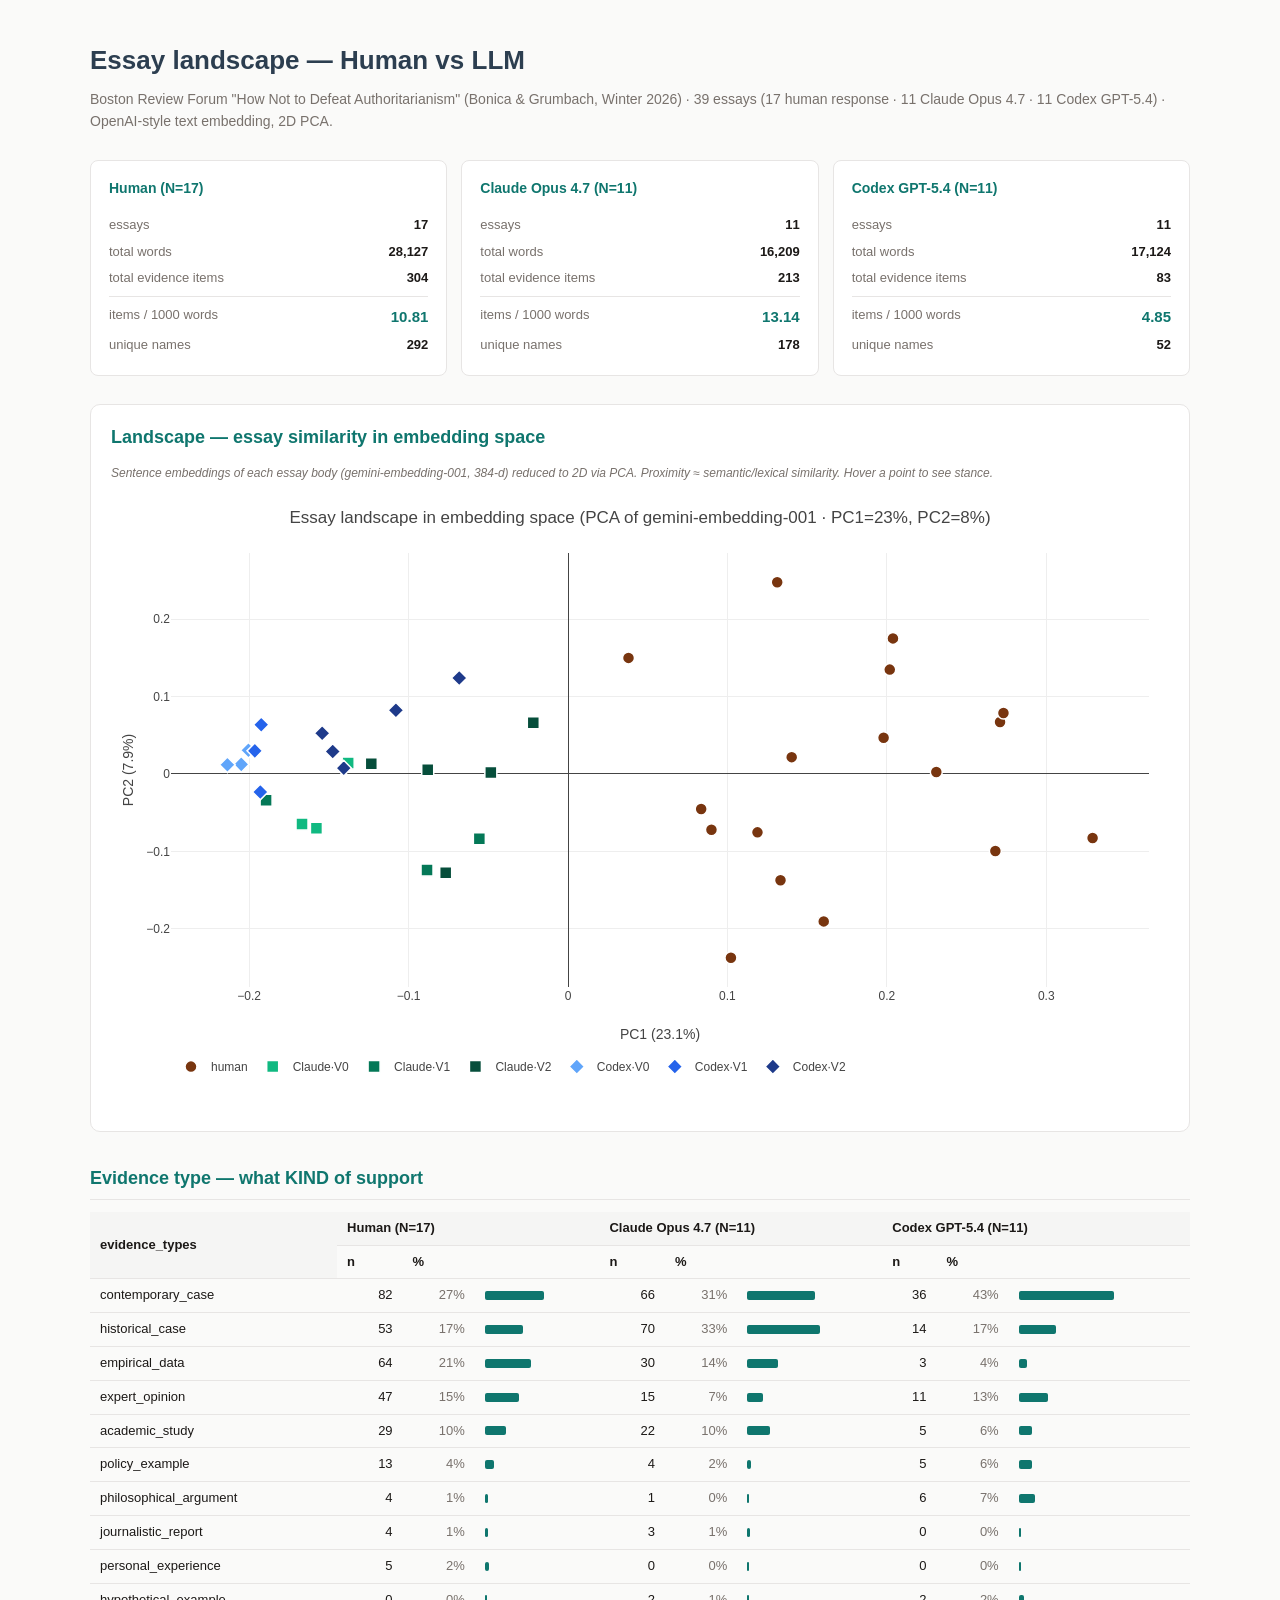
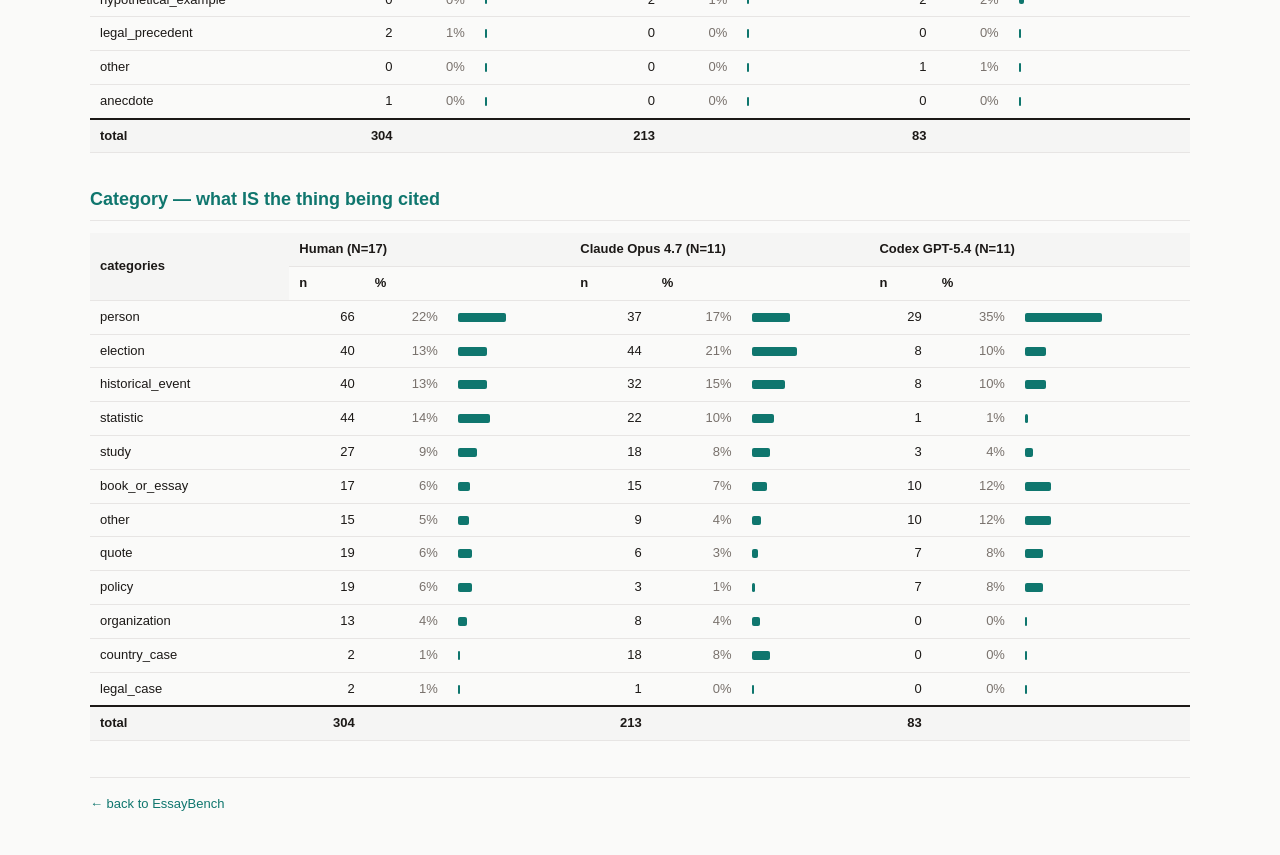
<file: essaybench/landscape.html>
<!DOCTYPE html>
<html lang="en">
<head>
<meta charset="UTF-8">
<title>Essay landscape — Human vs LLM</title>
<meta name="viewport" content="width=device-width, initial-scale=1">
<style>
  :root { --bg:#fafaf9; --ink:#1c1917; --muted:#78716c; --accent:#0f766e; --border:#e7e5e4; }
  * { box-sizing:border-box; }
  body { font:15px/1.6 -apple-system,BlinkMacSystemFont,"Helvetica Neue",sans-serif; color:var(--ink); background:var(--bg); margin:0; padding:40px 24px; }
  .container { max-width:1100px; margin:0 auto; }
  h1 { margin:0 0 6px; font-size:26px; color:#2c3e50; }
  .meta { color:var(--muted); font-size:14px; margin-bottom:28px; }
  h2 { margin:32px 0 12px; font-size:18px; color:var(--accent); border-bottom:1px solid var(--border); padding-bottom:6px; }
  section { margin-bottom:28px; }
  .cards { display:grid; grid-template-columns:repeat(3, 1fr); gap:14px; margin-bottom:28px; }
  .card { background:#fff; border:1px solid var(--border); border-radius:8px; padding:16px 18px; }
  .card h3 { margin:0 0 12px; font-size:14px; color:var(--accent); }
  .stat { display:flex; justify-content:space-between; padding:3px 0; font-size:13px; }
  .stat span { color:var(--muted); }
  .stat b { font-weight:600; font-variant-numeric:tabular-nums; }
  .stat.accent { color:var(--accent); border-top:1px solid var(--border); margin-top:4px; padding-top:8px; }
  .stat.accent b { color:var(--accent); font-size:15px; }
  table { width:100%; border-collapse:collapse; font-size:13px; }
  th, td { padding:6px 10px; text-align:left; border-bottom:1px solid var(--border); }
  thead tr:first-child th { background:#f5f5f4; }
  td.num { text-align:right; font-variant-numeric:tabular-nums; }
  td.muted { color:var(--muted); }
  tr.totals td { border-top:2px solid var(--ink); background:#f5f5f4; }
  .bar { height:9px; background:var(--accent); border-radius:2px; }
  .cols-3 { display:grid; grid-template-columns:repeat(3, 1fr); gap:14px; }
  .col h3 { margin:0 0 8px; font-size:13px; color:var(--accent); }
  table.topk { font-size:12px; }
  table.topk td { padding:4px 8px; }
  table.overlap { width:auto; }
  table.overlap th, table.overlap td { border:1px solid var(--border); padding:8px 14px; text-align:center; font-weight:500; }
  table.overlap th { background:#f5f5f4; }
  .note { color:var(--muted); font-size:12px; margin:10px 0; font-style:italic; }
  .section-pca { background:#fff; border:1px solid var(--border); border-radius:10px; padding:18px 20px; }
  /* override embed_pca_fragment styles */
  .section-pca .table-section { background:transparent; border:none; padding:0; margin:0; }
  .section-pca h2 { border:none; padding:0; margin:0 0 12px; }
  .back { margin-top:36px; padding-top:16px; border-top:1px solid var(--border); font-size:13px; color:var(--muted); }
  .back a { color:var(--accent); text-decoration:none; }
  .back a:hover { text-decoration:underline; }
</style>
</head>
<body>
<div class="container">
  <h1>Essay landscape — Human vs LLM</h1>
  <div class="meta">
    Boston Review Forum "How Not to Defeat Authoritarianism" (Bonica &amp; Grumbach,
    Winter 2026) · 39 essays (17 human response · 11 Claude Opus 4.7 · 11 Codex GPT-5.4)
    · OpenAI-style text embedding, 2D PCA.
  </div>

  <section class="cards">
<div class="card">
  <h3>Human (N=17)</h3>
  <div class="stat"><span>essays</span><b>17</b></div>
  <div class="stat"><span>total words</span><b>28,127</b></div>
  <div class="stat"><span>total evidence items</span><b>304</b></div>
  <div class="stat accent"><span>items / 1000 words</span><b>10.81</b></div>
  <div class="stat"><span>unique names</span><b>292</b></div>
</div>
<div class="card">
  <h3>Claude Opus 4.7 (N=11)</h3>
  <div class="stat"><span>essays</span><b>11</b></div>
  <div class="stat"><span>total words</span><b>16,209</b></div>
  <div class="stat"><span>total evidence items</span><b>213</b></div>
  <div class="stat accent"><span>items / 1000 words</span><b>13.14</b></div>
  <div class="stat"><span>unique names</span><b>178</b></div>
</div>
<div class="card">
  <h3>Codex GPT-5.4 (N=11)</h3>
  <div class="stat"><span>essays</span><b>11</b></div>
  <div class="stat"><span>total words</span><b>17,124</b></div>
  <div class="stat"><span>total evidence items</span><b>83</b></div>
  <div class="stat accent"><span>items / 1000 words</span><b>4.85</b></div>
  <div class="stat"><span>unique names</span><b>52</b></div>
</div></section>

  <section class="section-pca">
    
<section class="table-section">
  <h2>Landscape — essay similarity in embedding space</h2>
  <p class="note">Sentence embeddings of each essay body (gemini-embedding-001, 384-d)
    reduced to 2D via PCA. Proximity ≈ semantic/lexical similarity.
    Hover a point to see stance.</p>
  <div id="pca-plot" style="width:100%; height:620px;"></div>
  <script src="https://cdn.plot.ly/plotly-2.35.2.min.js"></script>
  <script>
    var traces = [{"x": [0.20182465086880988, 0.08997876164484936, 0.14031149201383683, 0.13122342111797092, 0.20383353885308272, 0.03794994628276436, 0.2310234160240189, 0.27099780762852516, 0.11884567481466446, 0.26805704546181575, 0.32905375679530996, 0.27314231235300884, 0.19796806576138729, 0.13329359954429618, 0.1022052335465138, 0.16040821712609007, 0.08353194698690138], "y": [0.13481902236733592, -0.07208176349424948, 0.021692414178498907, 0.24778029775287186, 0.1751558337273761, 0.14996634511965765, 0.002568696076981561, 0.06717553568769985, -0.07548709470142125, -0.0995421782404413, -0.08286025116736377, 0.07865079903463908, 0.0467003508395841, -0.13735379600265404, -0.23757667530230184, -0.1905479150541144, -0.04526531272237014], "mode": "markers", "type": "scatter", "name": "human", "text": ["<b>00_lead</b><br>source: human<br>author: Adam Bonica, Jake Grumbach<br>judged stance: <b>agree_strong</b><br>4807 words", "<b>99_authors_final_response</b><br>source: human<br>author: Adam Bonica, Jake Grumbach<br>judged stance: <b>agree_strong</b><br>2645 words", "<b>amanda-litman</b><br>source: human<br>author: Amanda Litman<br>judged stance: <b>reject_framing</b><br>1262 words", "<b>cori-bush</b><br>source: human<br>author: Cori Bush<br>judged stance: <b>propose_alternative</b><br>1016 words", "<b>danielle-wiggins</b><br>source: human<br>author: Danielle Wiggins<br>judged stance: <b>agree_strong</b><br>1370 words", "<b>eric-rauchway</b><br>source: human<br>author: Eric Rauchway<br>judged stance: <b>agree_strong</b><br>1022 words", "<b>g-elliott-morris</b><br>source: human<br>author: G. Elliott Morris<br>judged stance: <b>propose_alternative</b><br>1511 words", "<b>henry-burke</b><br>source: human<br>author: Henry Burke<br>judged stance: <b>propose_alternative</b><br>1476 words", "<b>jared-abbott-milan-loewer</b><br>source: human<br>author: Jared Abbott, Milan Loewer<br>judged stance: <b>propose_alternative</b><br>1292 words", "<b>jenifer-fernandez-ancona</b><br>source: human<br>author: Jenifer Fernandez Ancona<br>judged stance: <b>agree_strong</b><br>1322 words", "<b>julia-serano</b><br>source: human<br>author: Julia Serano<br>judged stance: <b>agree_strong</b><br>1372 words", "<b>lily-geismer</b><br>source: human<br>author: Lily Geismer<br>judged stance: <b>agree_strong</b><br>1388 words", "<b>matthew-yglesias</b><br>source: human<br>author: Matthew Yglesias<br>judged stance: <b>disagree_strong</b><br>1714 words", "<b>thomas-ferguson</b><br>source: human<br>author: Thomas Ferguson<br>judged stance: <b>propose_alternative</b><br>1905 words", "<b>timothy-shenk</b><br>source: human<br>author: Timothy Shenk<br>judged stance: <b>partial_agree</b><br>1293 words", "<b>trevor-brown-suzanne-mettler</b><br>source: human<br>author: Suzanne Mettler, Trevor E. Brown<br>judged stance: <b>propose_alternative</b><br>1398 words", "<b>william-galston</b><br>source: human<br>author: William A. Galston<br>judged stance: <b>partial_agree</b><br>1334 words"], "hoverinfo": "text", "marker": {"color": "#78350f", "size": 12, "line": {"color": "#fff", "width": 1.5}, "symbol": "circle"}}, {"x": [-0.16683529005237105, -0.1378826491318399, -0.15780099115599044], "y": [-0.06478510199072413, 0.013997814804312551, -0.07018489218550256], "mode": "markers", "type": "scatter", "name": "Claude\u00b7V0", "text": ["<b>claude-code \u00b7 v0</b><br>source: llm<br>judged stance: <b>propose_alternative</b><br>1439 words", "<b>claude-code \u00b7 v0</b><br>source: llm<br>judged stance: <b>propose_alternative</b><br>1398 words", "<b>claude-code \u00b7 v0</b><br>source: llm<br>judged stance: <b>propose_alternative</b><br>1562 words"], "hoverinfo": "text", "marker": {"color": "#10b981", "size": 12, "line": {"color": "#fff", "width": 1.5}, "symbol": "square"}}, {"x": [-0.05560306684411877, -0.08842157628180027, -0.18937494447706688], "y": [-0.08374763935530813, -0.12424860246009646, -0.03406734560458937], "mode": "markers", "type": "scatter", "name": "Claude\u00b7V1", "text": ["<b>claude-code \u00b7 v1</b><br>source: llm<br>judged stance: <b>reject_framing</b><br>1531 words", "<b>claude-code \u00b7 v1</b><br>source: llm<br>judged stance: <b>reject_framing</b><br>1550 words", "<b>claude-code \u00b7 v1</b><br>source: llm<br>judged stance: <b>propose_alternative</b><br>1470 words"], "hoverinfo": "text", "marker": {"color": "#047857", "size": 12, "line": {"color": "#fff", "width": 1.5}, "symbol": "square"}}, {"x": [-0.04839873824219185, -0.021766967349597727, -0.08799150580330013, -0.07671255580503844, -0.12338265552135164], "y": [0.0019249010395995276, 0.06628831128406304, 0.0052789148995641974, -0.12765831342949938, 0.013224827642444259], "mode": "markers", "type": "scatter", "name": "Claude\u00b7V2", "text": ["<b>claude-code \u00b7 v2 \u00b7 agree_strong</b><br>source: llm<br>judged stance: <b>agree_strong</b><br>assigned: agree_strong<br>1524 words", "<b>claude-code \u00b7 v2 \u00b7 disagree_strong</b><br>source: llm<br>judged stance: <b>disagree_strong</b><br>assigned: disagree_strong<br>1392 words", "<b>claude-code \u00b7 v2 \u00b7 partial_agree</b><br>source: llm<br>judged stance: <b>partial_agree</b><br>assigned: partial_agree<br>1484 words", "<b>claude-code \u00b7 v2 \u00b7 propose_alternative</b><br>source: llm<br>judged stance: <b>reject_framing</b><br>assigned: propose_alternative<br>1537 words", "<b>claude-code \u00b7 v2 \u00b7 reject_framing</b><br>source: llm<br>judged stance: <b>reject_framing</b><br>assigned: reject_framing<br>1322 words"], "hoverinfo": "text", "marker": {"color": "#064e3b", "size": 12, "line": {"color": "#fff", "width": 1.5}, "symbol": "square"}}, {"x": [-0.2049543390757153, -0.20043644518776293, -0.21364160452628678], "y": [0.012349504430926464, 0.030586841597882598, 0.01178618903117051], "mode": "markers", "type": "scatter", "name": "Codex\u00b7V0", "text": ["<b>codex \u00b7 v0</b><br>source: llm<br>judged stance: <b>partial_agree</b><br>1602 words", "<b>codex \u00b7 v0</b><br>source: llm<br>judged stance: <b>propose_alternative</b><br>1559 words", "<b>codex \u00b7 v0</b><br>source: llm<br>judged stance: <b>partial_agree</b><br>1565 words"], "hoverinfo": "text", "marker": {"color": "#60a5fa", "size": 12, "line": {"color": "#fff", "width": 1.5}, "symbol": "diamond"}}, {"x": [-0.19644516607622323, -0.1924008266914455, -0.19299591837718497], "y": [0.02982830135436642, 0.06370738327892074, -0.0233953395924664], "mode": "markers", "type": "scatter", "name": "Codex\u00b7V1", "text": ["<b>codex \u00b7 v1</b><br>source: llm<br>judged stance: <b>propose_alternative</b><br>1635 words", "<b>codex \u00b7 v1</b><br>source: llm<br>judged stance: <b>partial_agree</b><br>1456 words", "<b>codex \u00b7 v1</b><br>source: llm<br>judged stance: <b>propose_alternative</b><br>1547 words"], "hoverinfo": "text", "marker": {"color": "#2563eb", "size": 12, "line": {"color": "#fff", "width": 1.5}, "symbol": "diamond"}}, {"x": [-0.10794966901948129, -0.06822070319614285, -0.14757872686525556, -0.14066064891348004, -0.1541938982302], "y": [0.08221603739085356, 0.12409553605084477, 0.028899598007578808, 0.007507924053700501, 0.05260084165222963], "mode": "markers", "type": "scatter", "name": "Codex\u00b7V2", "text": ["<b>codex \u00b7 v2 \u00b7 agree_strong</b><br>source: llm<br>judged stance: <b>agree_strong</b><br>assigned: agree_strong<br>1575 words", "<b>codex \u00b7 v2 \u00b7 disagree_strong</b><br>source: llm<br>judged stance: <b>disagree_strong</b><br>assigned: disagree_strong<br>1588 words", "<b>codex \u00b7 v2 \u00b7 partial_agree</b><br>source: llm<br>judged stance: <b>partial_agree</b><br>assigned: partial_agree<br>1529 words", "<b>codex \u00b7 v2 \u00b7 propose_alternative</b><br>source: llm<br>judged stance: <b>propose_alternative</b><br>assigned: propose_alternative<br>1570 words", "<b>codex \u00b7 v2 \u00b7 reject_framing</b><br>source: llm<br>judged stance: <b>reject_framing</b><br>assigned: reject_framing<br>1498 words"], "hoverinfo": "text", "marker": {"color": "#1e3a8a", "size": 12, "line": {"color": "#fff", "width": 1.5}, "symbol": "diamond"}}];
    var layout = {"title": "Essay landscape in embedding space (PCA of gemini-embedding-001 \u00b7 PC1=23%, PC2=8%)", "xaxis": {"title": "PC1 (23.1%)", "zeroline": true}, "yaxis": {"title": "PC2 (7.9%)", "zeroline": true}, "hovermode": "closest", "height": 600, "margin": {"t": 60, "l": 60, "r": 20, "b": 60}, "legend": {"orientation": "h", "y": -0.15}};
    Plotly.newPlot('pca-plot', traces, layout, {responsive:true, displaylogo:false});
  </script>
</section>
  </section>

  
<section>
  <h2>Evidence type — what KIND of support</h2>
  <table>
    <thead>
      <tr><th rowspan="2">evidence_types</th><th colspan='3'>Human (N=17)</th><th colspan='3'>Claude Opus 4.7 (N=11)</th><th colspan='3'>Codex GPT-5.4 (N=11)</th></tr>
      <tr><th>n</th><th>%</th><th></th><th>n</th><th>%</th><th></th><th>n</th><th>%</th><th></th></tr>
    </thead>
    <tbody><tr><td>contemporary_case</td><td class="num">82</td><td class="num muted">27%</td><td><div class="bar" style="width:59.3421052631579px"></div></td><td class="num">66</td><td class="num muted">31%</td><td><div class="bar" style="width:68.16901408450704px"></div></td><td class="num">36</td><td class="num muted">43%</td><td><div class="bar" style="width:95.42168674698796px"></div></td></tr><tr><td>historical_case</td><td class="num">53</td><td class="num muted">17%</td><td><div class="bar" style="width:38.35526315789473px"></div></td><td class="num">70</td><td class="num muted">33%</td><td><div class="bar" style="width:72.30046948356808px"></div></td><td class="num">14</td><td class="num muted">17%</td><td><div class="bar" style="width:37.108433734939766px"></div></td></tr><tr><td>empirical_data</td><td class="num">64</td><td class="num muted">21%</td><td><div class="bar" style="width:46.31578947368421px"></div></td><td class="num">30</td><td class="num muted">14%</td><td><div class="bar" style="width:30.98591549295775px"></div></td><td class="num">3</td><td class="num muted">4%</td><td><div class="bar" style="width:7.951807228915663px"></div></td></tr><tr><td>expert_opinion</td><td class="num">47</td><td class="num muted">15%</td><td><div class="bar" style="width:34.01315789473685px"></div></td><td class="num">15</td><td class="num muted">7%</td><td><div class="bar" style="width:15.492957746478876px"></div></td><td class="num">11</td><td class="num muted">13%</td><td><div class="bar" style="width:29.1566265060241px"></div></td></tr><tr><td>academic_study</td><td class="num">29</td><td class="num muted">10%</td><td><div class="bar" style="width:20.98684210526316px"></div></td><td class="num">22</td><td class="num muted">10%</td><td><div class="bar" style="width:22.723004694835684px"></div></td><td class="num">5</td><td class="num muted">6%</td><td><div class="bar" style="width:13.253012048192772px"></div></td></tr><tr><td>policy_example</td><td class="num">13</td><td class="num muted">4%</td><td><div class="bar" style="width:9.407894736842106px"></div></td><td class="num">4</td><td class="num muted">2%</td><td><div class="bar" style="width:4.131455399061033px"></div></td><td class="num">5</td><td class="num muted">6%</td><td><div class="bar" style="width:13.253012048192772px"></div></td></tr><tr><td>philosophical_argument</td><td class="num">4</td><td class="num muted">1%</td><td><div class="bar" style="width:2.8947368421052633px"></div></td><td class="num">1</td><td class="num muted">0%</td><td><div class="bar" style="width:2px"></div></td><td class="num">6</td><td class="num muted">7%</td><td><div class="bar" style="width:15.903614457831326px"></div></td></tr><tr><td>journalistic_report</td><td class="num">4</td><td class="num muted">1%</td><td><div class="bar" style="width:2.8947368421052633px"></div></td><td class="num">3</td><td class="num muted">1%</td><td><div class="bar" style="width:3.098591549295775px"></div></td><td class="num">0</td><td class="num muted">0%</td><td><div class="bar" style="width:2px"></div></td></tr><tr><td>personal_experience</td><td class="num">5</td><td class="num muted">2%</td><td><div class="bar" style="width:3.618421052631579px"></div></td><td class="num">0</td><td class="num muted">0%</td><td><div class="bar" style="width:2px"></div></td><td class="num">0</td><td class="num muted">0%</td><td><div class="bar" style="width:2px"></div></td></tr><tr><td>hypothetical_example</td><td class="num">0</td><td class="num muted">0%</td><td><div class="bar" style="width:2px"></div></td><td class="num">2</td><td class="num muted">1%</td><td><div class="bar" style="width:2.0657276995305165px"></div></td><td class="num">2</td><td class="num muted">2%</td><td><div class="bar" style="width:5.3012048192771095px"></div></td></tr><tr><td>legal_precedent</td><td class="num">2</td><td class="num muted">1%</td><td><div class="bar" style="width:2px"></div></td><td class="num">0</td><td class="num muted">0%</td><td><div class="bar" style="width:2px"></div></td><td class="num">0</td><td class="num muted">0%</td><td><div class="bar" style="width:2px"></div></td></tr><tr><td>other</td><td class="num">0</td><td class="num muted">0%</td><td><div class="bar" style="width:2px"></div></td><td class="num">0</td><td class="num muted">0%</td><td><div class="bar" style="width:2px"></div></td><td class="num">1</td><td class="num muted">1%</td><td><div class="bar" style="width:2.6506024096385548px"></div></td></tr><tr><td>anecdote</td><td class="num">1</td><td class="num muted">0%</td><td><div class="bar" style="width:2px"></div></td><td class="num">0</td><td class="num muted">0%</td><td><div class="bar" style="width:2px"></div></td><td class="num">0</td><td class="num muted">0%</td><td><div class="bar" style="width:2px"></div></td></tr><tr class='totals'><td><b>total</b></td><td class='num'><b>304</b></td><td></td><td></td><td class='num'><b>213</b></td><td></td><td></td><td class='num'><b>83</b></td><td></td><td></td></tr></tbody>
  </table>
</section>

  
<section>
  <h2>Category — what IS the thing being cited</h2>
  <table>
    <thead>
      <tr><th rowspan="2">categories</th><th colspan='3'>Human (N=17)</th><th colspan='3'>Claude Opus 4.7 (N=11)</th><th colspan='3'>Codex GPT-5.4 (N=11)</th></tr>
      <tr><th>n</th><th>%</th><th></th><th>n</th><th>%</th><th></th><th>n</th><th>%</th><th></th></tr>
    </thead>
    <tbody><tr><td>person</td><td class="num">66</td><td class="num muted">22%</td><td><div class="bar" style="width:47.76315789473685px"></div></td><td class="num">37</td><td class="num muted">17%</td><td><div class="bar" style="width:38.21596244131456px"></div></td><td class="num">29</td><td class="num muted">35%</td><td><div class="bar" style="width:76.86746987951808px"></div></td></tr><tr><td>election</td><td class="num">40</td><td class="num muted">13%</td><td><div class="bar" style="width:28.947368421052634px"></div></td><td class="num">44</td><td class="num muted">21%</td><td><div class="bar" style="width:45.44600938967137px"></div></td><td class="num">8</td><td class="num muted">10%</td><td><div class="bar" style="width:21.204819277108438px"></div></td></tr><tr><td>historical_event</td><td class="num">40</td><td class="num muted">13%</td><td><div class="bar" style="width:28.947368421052634px"></div></td><td class="num">32</td><td class="num muted">15%</td><td><div class="bar" style="width:33.051643192488264px"></div></td><td class="num">8</td><td class="num muted">10%</td><td><div class="bar" style="width:21.204819277108438px"></div></td></tr><tr><td>statistic</td><td class="num">44</td><td class="num muted">14%</td><td><div class="bar" style="width:31.8421052631579px"></div></td><td class="num">22</td><td class="num muted">10%</td><td><div class="bar" style="width:22.723004694835684px"></div></td><td class="num">1</td><td class="num muted">1%</td><td><div class="bar" style="width:2.6506024096385548px"></div></td></tr><tr><td>study</td><td class="num">27</td><td class="num muted">9%</td><td><div class="bar" style="width:19.539473684210527px"></div></td><td class="num">18</td><td class="num muted">8%</td><td><div class="bar" style="width:18.591549295774648px"></div></td><td class="num">3</td><td class="num muted">4%</td><td><div class="bar" style="width:7.951807228915663px"></div></td></tr><tr><td>book_or_essay</td><td class="num">17</td><td class="num muted">6%</td><td><div class="bar" style="width:12.30263157894737px"></div></td><td class="num">15</td><td class="num muted">7%</td><td><div class="bar" style="width:15.492957746478876px"></div></td><td class="num">10</td><td class="num muted">12%</td><td><div class="bar" style="width:26.506024096385545px"></div></td></tr><tr><td>other</td><td class="num">15</td><td class="num muted">5%</td><td><div class="bar" style="width:10.855263157894738px"></div></td><td class="num">9</td><td class="num muted">4%</td><td><div class="bar" style="width:9.295774647887324px"></div></td><td class="num">10</td><td class="num muted">12%</td><td><div class="bar" style="width:26.506024096385545px"></div></td></tr><tr><td>quote</td><td class="num">19</td><td class="num muted">6%</td><td><div class="bar" style="width:13.750000000000002px"></div></td><td class="num">6</td><td class="num muted">3%</td><td><div class="bar" style="width:6.19718309859155px"></div></td><td class="num">7</td><td class="num muted">8%</td><td><div class="bar" style="width:18.554216867469883px"></div></td></tr><tr><td>policy</td><td class="num">19</td><td class="num muted">6%</td><td><div class="bar" style="width:13.750000000000002px"></div></td><td class="num">3</td><td class="num muted">1%</td><td><div class="bar" style="width:3.098591549295775px"></div></td><td class="num">7</td><td class="num muted">8%</td><td><div class="bar" style="width:18.554216867469883px"></div></td></tr><tr><td>organization</td><td class="num">13</td><td class="num muted">4%</td><td><div class="bar" style="width:9.407894736842106px"></div></td><td class="num">8</td><td class="num muted">4%</td><td><div class="bar" style="width:8.262910798122066px"></div></td><td class="num">0</td><td class="num muted">0%</td><td><div class="bar" style="width:2px"></div></td></tr><tr><td>country_case</td><td class="num">2</td><td class="num muted">1%</td><td><div class="bar" style="width:2px"></div></td><td class="num">18</td><td class="num muted">8%</td><td><div class="bar" style="width:18.591549295774648px"></div></td><td class="num">0</td><td class="num muted">0%</td><td><div class="bar" style="width:2px"></div></td></tr><tr><td>legal_case</td><td class="num">2</td><td class="num muted">1%</td><td><div class="bar" style="width:2px"></div></td><td class="num">1</td><td class="num muted">0%</td><td><div class="bar" style="width:2px"></div></td><td class="num">0</td><td class="num muted">0%</td><td><div class="bar" style="width:2px"></div></td></tr><tr class='totals'><td><b>total</b></td><td class='num'><b>304</b></td><td></td><td></td><td class='num'><b>213</b></td><td></td><td></td><td class='num'><b>83</b></td><td></td><td></td></tr></tbody>
  </table>
</section>

  <div class="back">
    <a href="index.html">← back to EssayBench</a>
  </div>
</div>
</body>
</html>
</file>
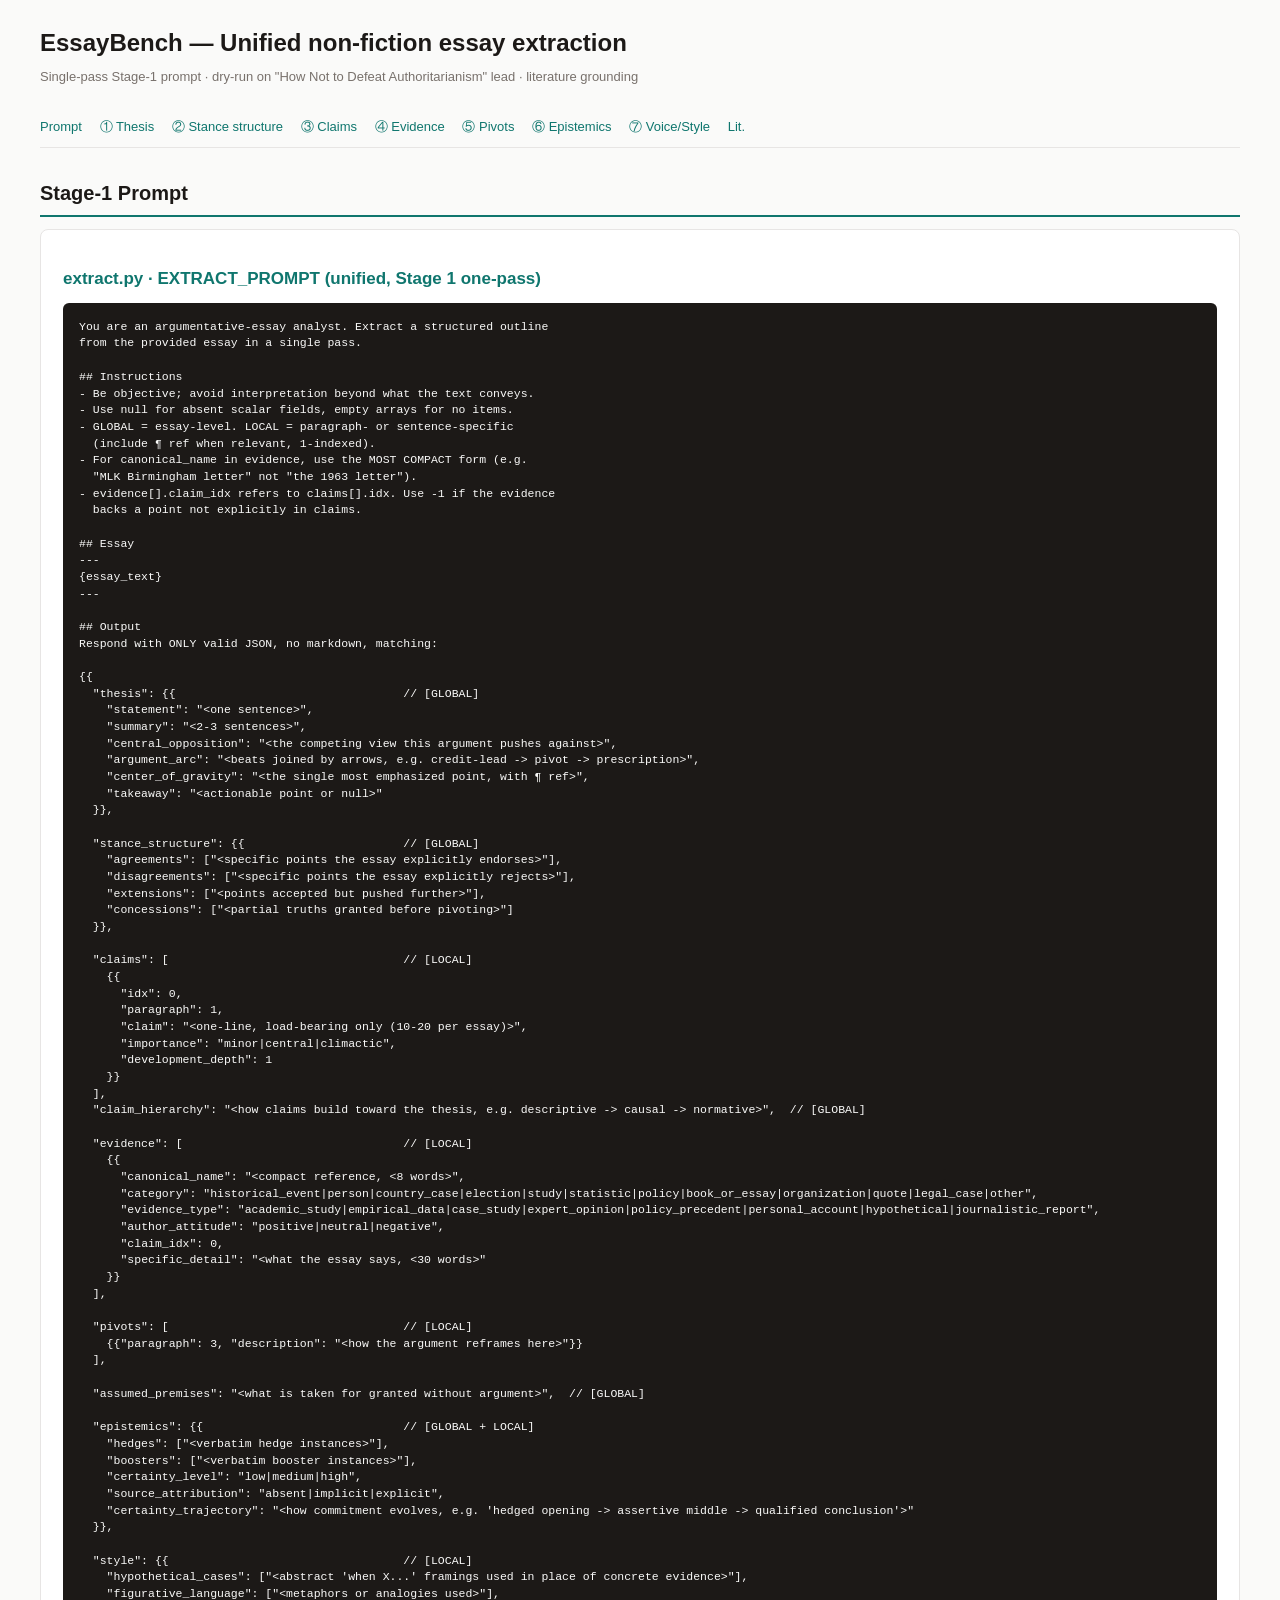
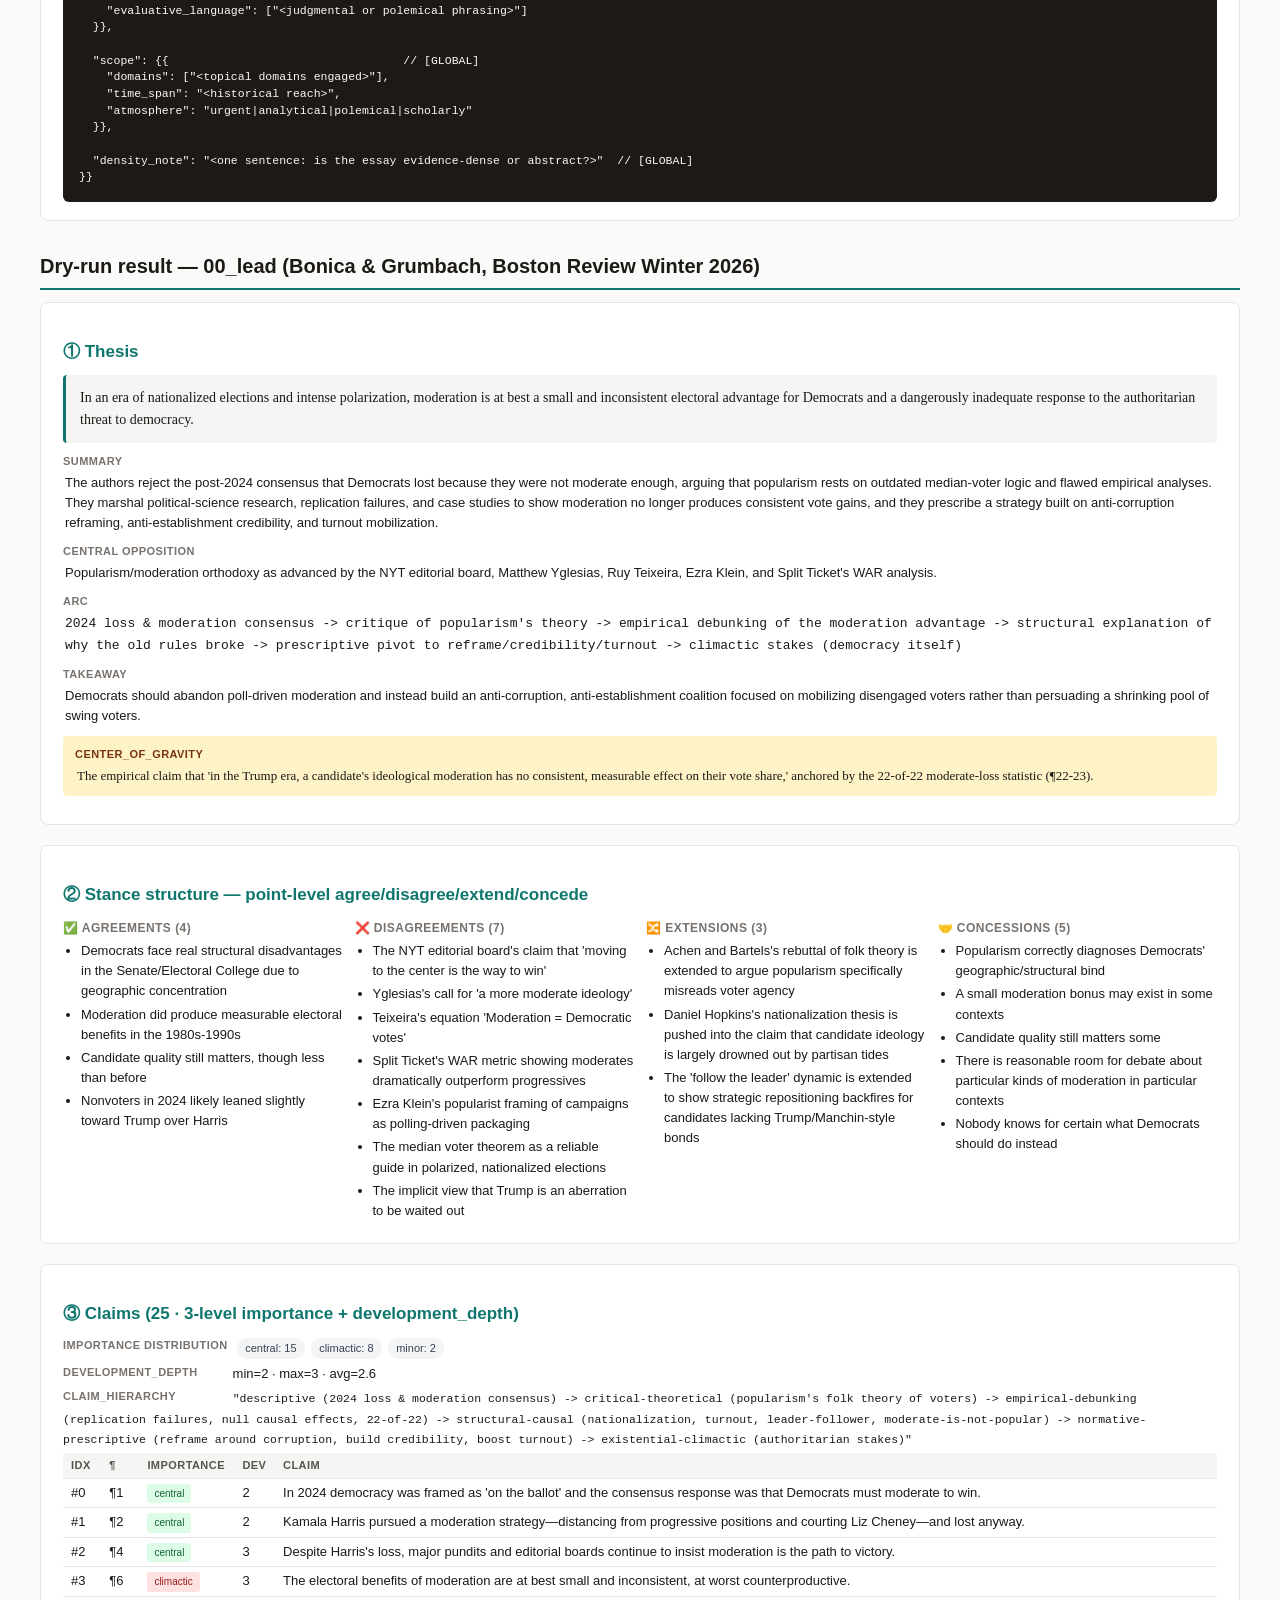
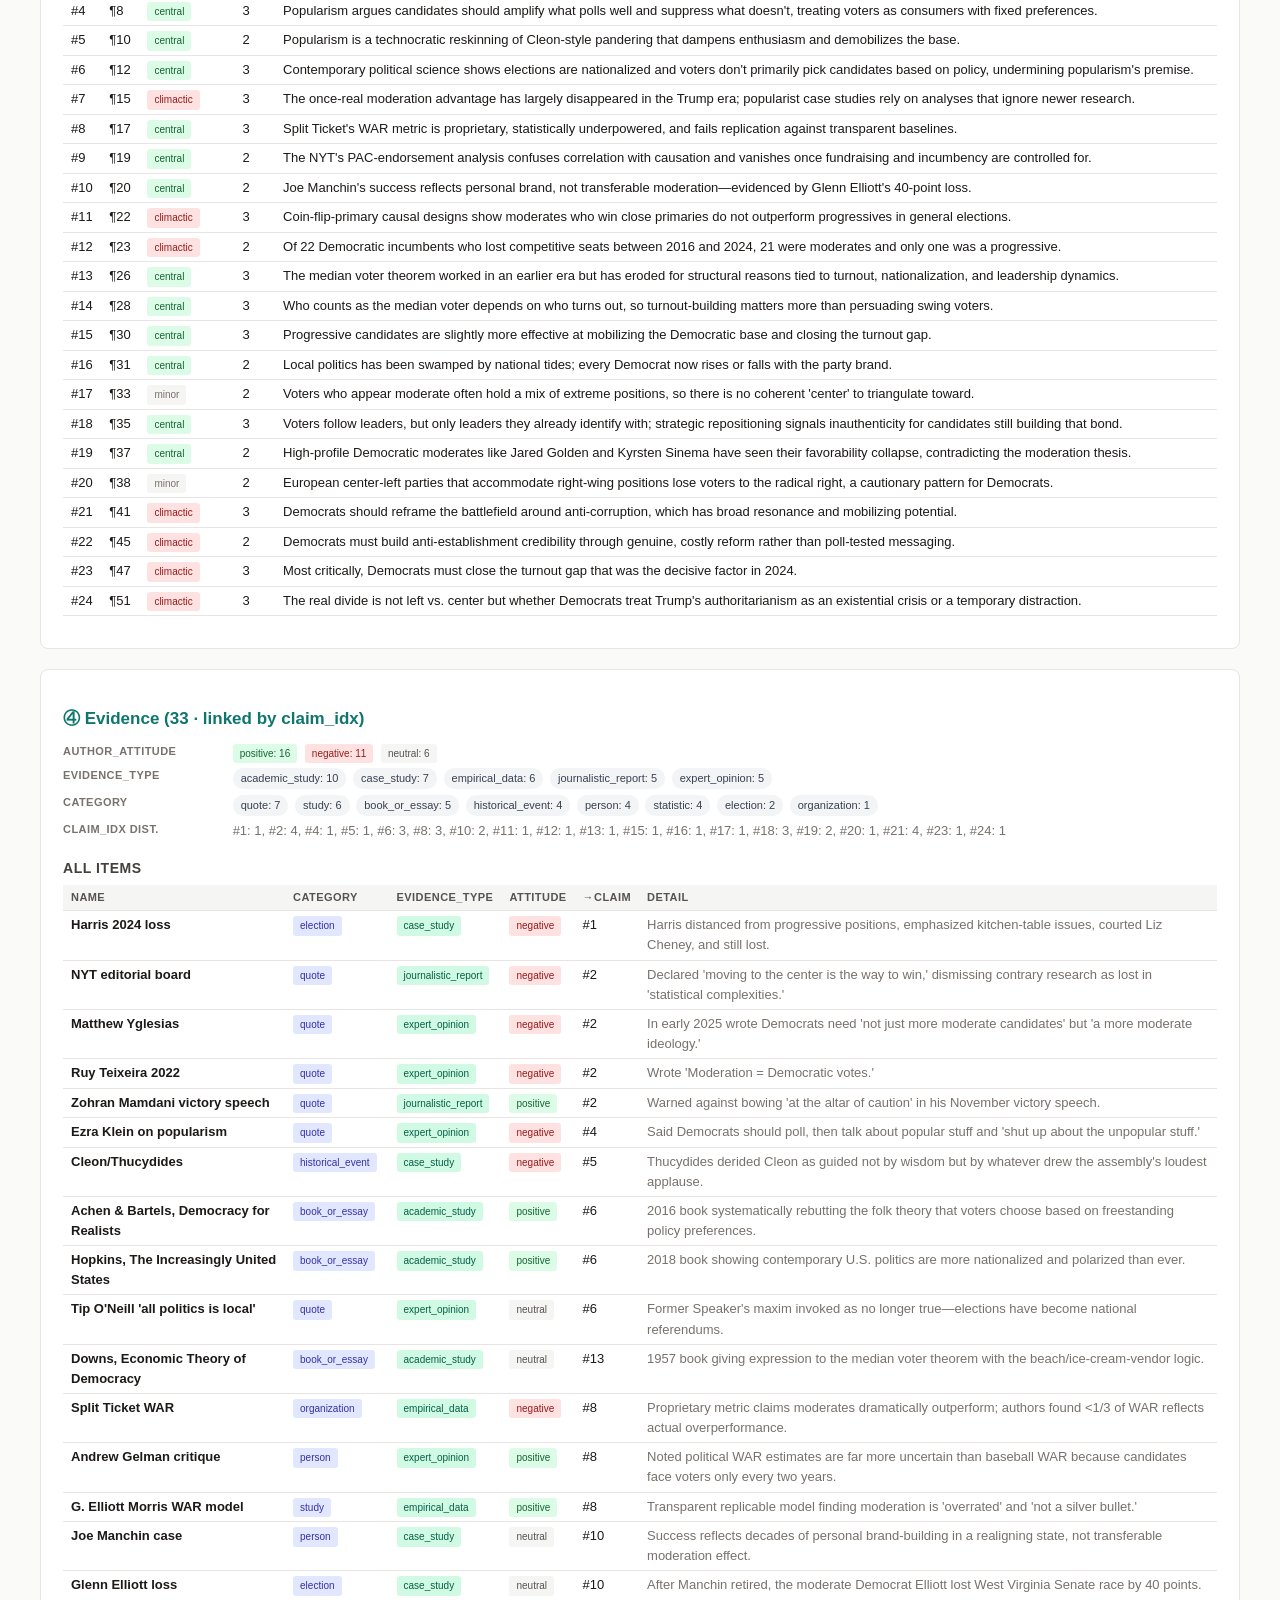
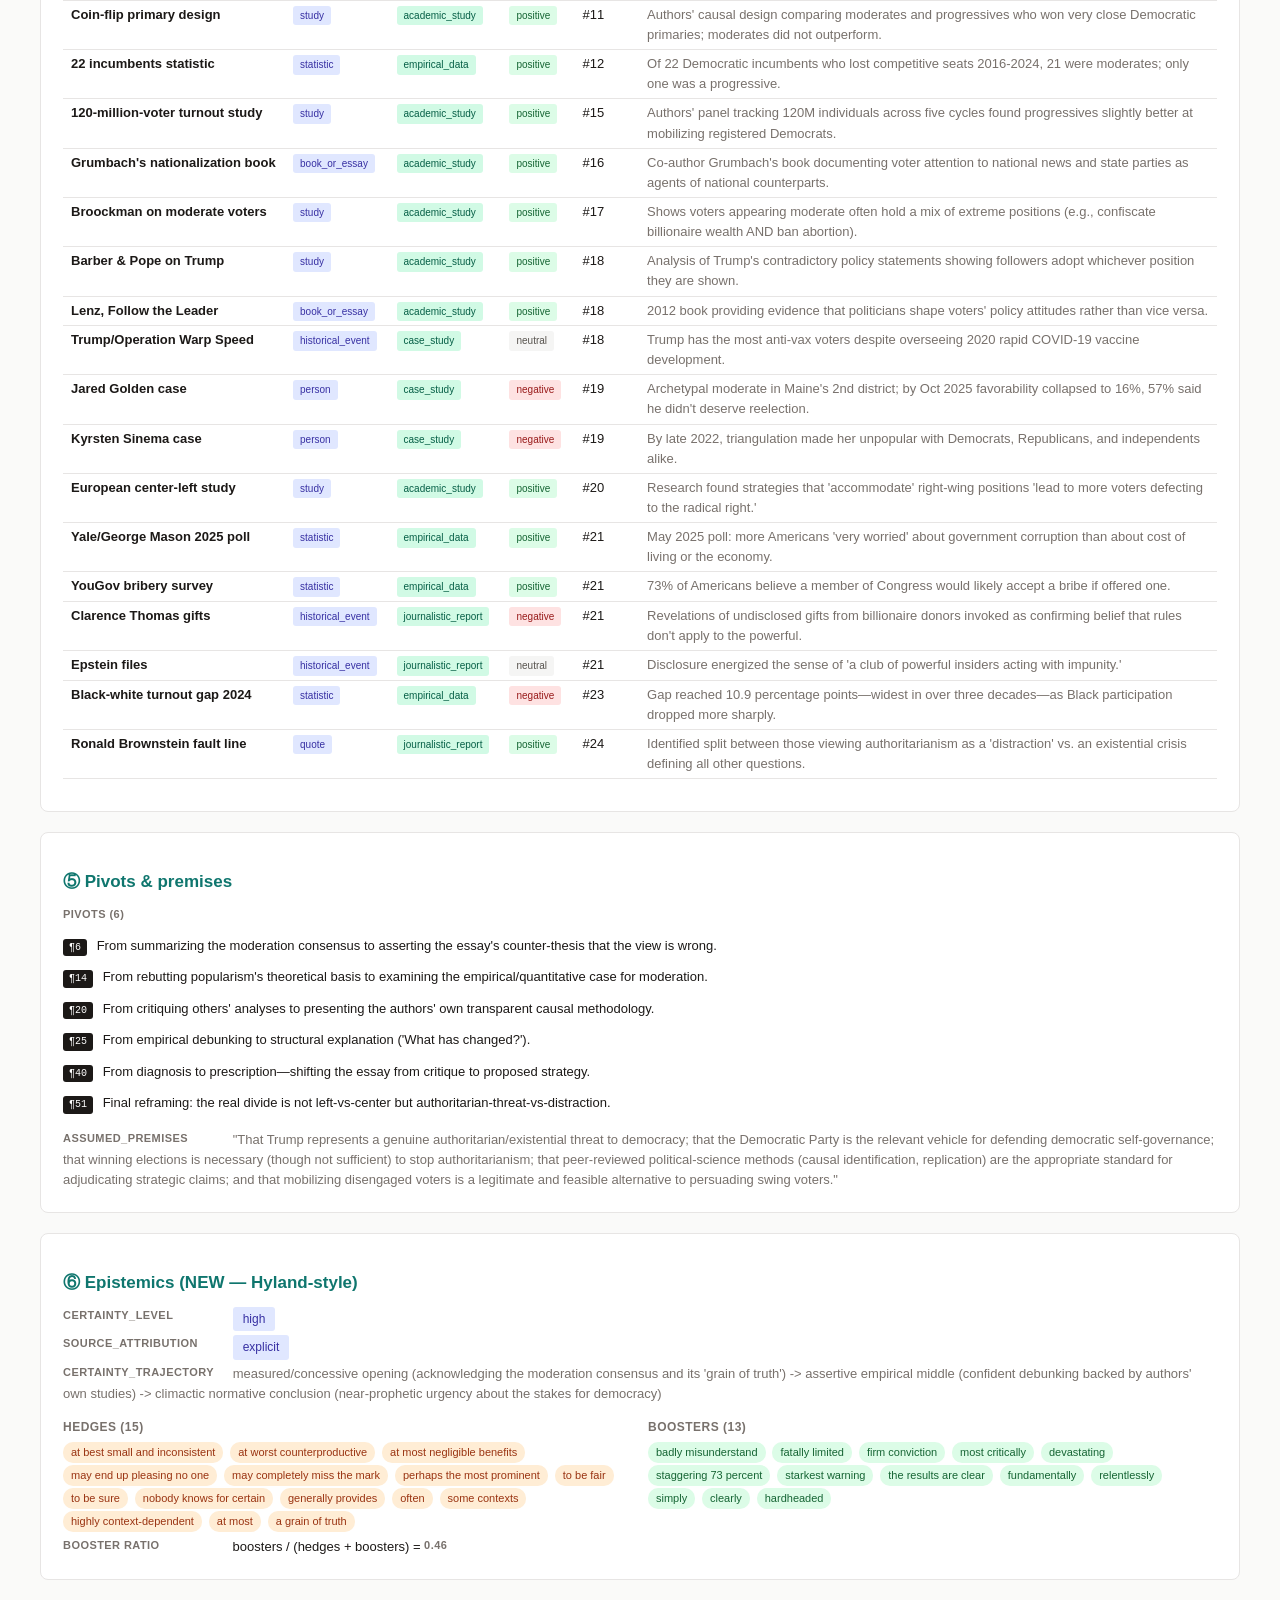
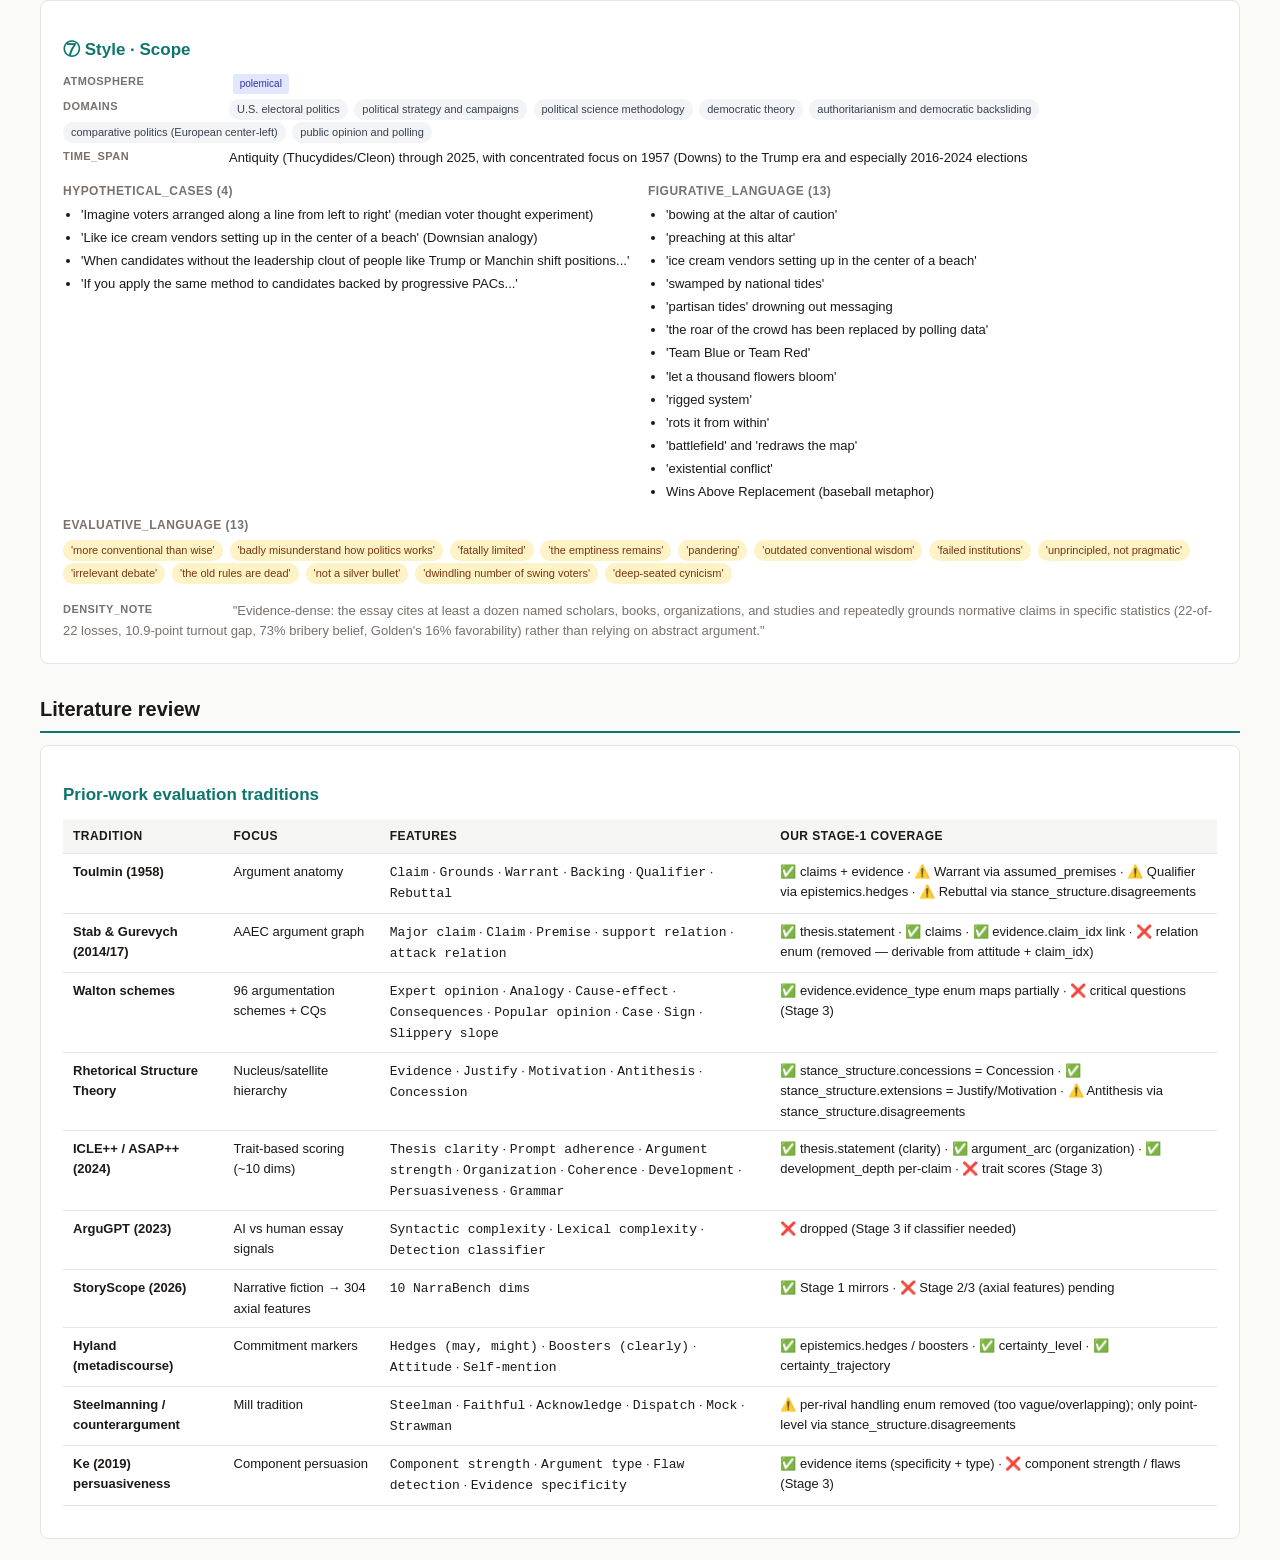
<file: essaybench/schema.html>
<!DOCTYPE html>
<html lang="ko"><head><meta charset="UTF-8">
<title>EssayBench — Unified non-fiction essay extraction</title>
<style>
  :root {--bg:#fafaf9;--ink:#1c1917;--muted:#78716c;--accent:#0f766e;--border:#e7e5e4;}
  *{box-sizing:border-box}
  body{font:14px/1.55 -apple-system,sans-serif;color:var(--ink);background:var(--bg);margin:0;padding:24px}
  .container{max-width:1200px;margin:0 auto}
  h1{margin:0 0 6px;font-size:24px}
  h2{margin:30px 0 12px;font-size:20px;padding-bottom:6px;border-bottom:2px solid var(--accent)}
  h3{margin:18px 0 10px;font-size:17px;color:var(--accent)}
  h4{margin:16px 0 6px;font-size:14px;color:#44403c;text-transform:uppercase;letter-spacing:0.04em}
  h5{margin:10px 0 4px;font-size:12px;color:var(--muted);text-transform:uppercase;letter-spacing:0.04em}
  .meta{color:var(--muted);font-size:13px;margin-bottom:20px}
  section{background:#fff;border:1px solid var(--border);border-radius:8px;padding:18px 22px;margin-bottom:20px}
  pre{background:#1c1917;color:#fafaf9;padding:16px;border-radius:6px;overflow-x:auto;font-size:11.5px;line-height:1.45;margin:0;white-space:pre-wrap}
  pre,code{font-family:"SF Mono",Menlo,monospace}
  code.small{font-size:11.5px}
  table{width:100%;border-collapse:collapse;font-size:13px;margin:4px 0 14px}
  table.compact td, table.compact th{padding:4px 8px;border-bottom:1px solid var(--border);text-align:left;vertical-align:top}
  table.compact th{background:#f5f5f4;font-size:11px;text-transform:uppercase;letter-spacing:0.04em;color:#57534e}
  table.lit td, table.lit th{padding:8px 10px;border-bottom:1px solid var(--border);text-align:left;vertical-align:top}
  table.lit th{background:#f5f5f4;font-size:12px;text-transform:uppercase;letter-spacing:0.04em}
  table.cross-tab{border:1px solid var(--border);width:auto}
  table.cross-tab th, table.cross-tab td{padding:6px 12px;border:1px solid var(--border);text-align:center;font-size:12px}
  table.cross-tab th{background:#f5f5f4}
  .totals{background:#fef3c7}
  td.num{text-align:right;font-variant-numeric:tabular-nums}
  .strong{font-weight:600}
  .thesis{margin:0 0 10px;padding:12px 14px;background:#f5f5f4;border-left:3px solid var(--accent);border-radius:4px;font-family:Georgia,serif;font-size:14px}
  .kv{margin:4px 0;font-size:13px}
  .kv b{color:var(--muted);font-size:11px;text-transform:uppercase;letter-spacing:0.04em;margin-right:6px;display:inline-block;min-width:160px;vertical-align:top}
  .kv.cog{background:#fef3c7;padding:8px 12px;border-radius:4px;margin:8px 0}
  .kv.cog b{color:#78350f}
  .cog-text{font-family:Georgia,serif;font-size:13px;color:#1c1917}
  .kvblock{margin:10px 0;font-size:13px}
  .kvblock b{display:block;color:var(--muted);font-size:11px;text-transform:uppercase;letter-spacing:0.04em;margin-bottom:3px}
  .kvblock>div{padding-left:2px}
  .kvblock.cog{background:#fef3c7;padding:10px 12px;border-radius:4px}
  .kvblock.cog b{color:#78350f}
  .chip{display:inline-block;background:#f3f4f6;color:#374151;padding:2px 8px;border-radius:10px;margin:1px 3px 1px 0;font-size:11px}
  .chip.eval{background:#fef3c7;color:#78350f}
  .chip.framing{background:#dbeafe;color:#1e40af}
  .chip.device{background:#ede9fe;color:#6d28d9}
  .chip.hedge{background:#ffedd5;color:#9a3412}
  .chip.booster{background:#dcfce7;color:#166534}
  .tag{display:inline-block;padding:2px 7px;border-radius:3px;font-size:10px;font-weight:500;margin-right:4px;background:#e0e7ff;color:#3730a3}
  .tag.big{font-size:12px;padding:3px 10px}
  .tag.support{background:#fef3c7;color:#78350f}
  .tag.imp.minor{background:#f5f5f4;color:#78716c}
  .tag.imp.central{background:#dcfce7;color:#166534}
  .tag.imp.climactic{background:#fee2e2;color:#991b1b}
  .tag.fidelity.strengthened{background:#86efac;color:#14532d}
  .tag.fidelity.fair{background:#93c5fd;color:#1e3a8a}
  .tag.fidelity.weakened{background:#fb7185;color:#881337}
  .tag.stance.agrees{background:#dcfce7;color:#166534}
  .tag.stance.partial{background:#fef3c7;color:#78350f}
  .tag.stance.rejects{background:#fee2e2;color:#991b1b}
  .tag.att.positive{background:#dcfce7;color:#166534}
  .tag.att.neutral{background:#f5f5f4;color:#57534e}
  .tag.att.negative{background:#fee2e2;color:#991b1b}
  .tag.depth.developed{background:#e0e7ff;color:#3730a3}
  .tag.depth.brief_mention{background:#f5f5f4;color:#78716c}
  .tag.relation.support{background:#dcfce7;color:#166534}
  .tag.relation.attack{background:#fee2e2;color:#991b1b}
  .tag.relation.elaborate{background:#e0f2fe;color:#075985}
  .tag.relation.complicate{background:#fef3c7;color:#78350f}
  .tag.relation.undermine_rival{background:#fce7f3;color:#9f1239}
  .tag.cat{background:#e0e7ff;color:#3730a3}
  .tag.type{background:#d1fae5;color:#065f46}
  .tag.concentrated{background:#dcfce7;color:#166534}
  .tag.balanced{background:#fef3c7;color:#78350f}
  .tag.diffuse{background:#fee2e2;color:#991b1b}
  .muted{color:var(--muted)}
  ul{margin:4px 0;padding-left:18px;font-size:13px}
  li{margin-bottom:3px}
  .p-ref{display:inline-block;background:#1c1917;color:#fff;padding:1px 6px;border-radius:3px;font-size:10px;margin-right:6px;font-family:monospace}
  .pivots{list-style:none;padding-left:0;margin:6px 0 12px}
  .pivots li{padding:4px 0;font-size:13px}
  .two-col{display:grid;grid-template-columns:1fr 1fr;gap:16px}
  .four-col{display:grid;grid-template-columns:1fr 1fr 1fr 1fr;gap:12px}
  .four-col h5{margin-top:0}
  .engagement{border:1px solid var(--border);border-radius:6px;padding:12px 14px;margin:10px 0;background:#fafaf9}
  .rival-head{margin-bottom:10px;font-size:13px}
  .rival-text{font-family:Georgia,serif;font-style:italic}
  nav{position:sticky;top:0;background:#fafaf9;padding:10px 0;border-bottom:1px solid var(--border);margin-bottom:20px;font-size:13px;z-index:10}
  nav a{color:var(--accent);text-decoration:none;margin-right:14px}
  nav a:hover{text-decoration:underline}
</style></head><body>
<div class="container">
  <h1>EssayBench — Unified non-fiction essay extraction</h1>
  <div class="meta">Single-pass Stage-1 prompt · dry-run on "How Not to Defeat Authoritarianism" lead · literature grounding</div>

  <nav>
    <a href="#prompt">Prompt</a>
    <a href="#thesis">① Thesis</a>
    <a href="#engagements">② Stance structure</a>
    <a href="#claims">③ Claims</a>
    <a href="#evidence">④ Evidence</a>
    <a href="#emphasis">⑤ Pivots</a>
    <a href="#epistemics">⑥ Epistemics</a>
    <a href="#voice-style">⑦ Voice/Style</a>
    <a href="#lit-tradition">Lit.</a>
  </nav>

  <h2 id="prompt">Stage-1 Prompt</h2>
  
<section>
  <h3>extract.py · EXTRACT_PROMPT (unified, Stage 1 one-pass)</h3>
  <pre>You are an argumentative-essay analyst. Extract a structured outline
from the provided essay in a single pass.

## Instructions
- Be objective; avoid interpretation beyond what the text conveys.
- Use null for absent scalar fields, empty arrays for no items.
- GLOBAL = essay-level. LOCAL = paragraph- or sentence-specific
  (include ¶ ref when relevant, 1-indexed).
- For canonical_name in evidence, use the MOST COMPACT form (e.g.
  &quot;MLK Birmingham letter&quot; not &quot;the 1963 letter&quot;).
- evidence[].claim_idx refers to claims[].idx. Use -1 if the evidence
  backs a point not explicitly in claims.

## Essay
---
{essay_text}
---

## Output
Respond with ONLY valid JSON, no markdown, matching:

{{
  &quot;thesis&quot;: {{                                 // [GLOBAL]
    &quot;statement&quot;: &quot;&lt;one sentence&gt;&quot;,
    &quot;summary&quot;: &quot;&lt;2-3 sentences&gt;&quot;,
    &quot;central_opposition&quot;: &quot;&lt;the competing view this argument pushes against&gt;&quot;,
    &quot;argument_arc&quot;: &quot;&lt;beats joined by arrows, e.g. credit-lead -&gt; pivot -&gt; prescription&gt;&quot;,
    &quot;center_of_gravity&quot;: &quot;&lt;the single most emphasized point, with ¶ ref&gt;&quot;,
    &quot;takeaway&quot;: &quot;&lt;actionable point or null&gt;&quot;
  }},

  &quot;stance_structure&quot;: {{                       // [GLOBAL]
    &quot;agreements&quot;: [&quot;&lt;specific points the essay explicitly endorses&gt;&quot;],
    &quot;disagreements&quot;: [&quot;&lt;specific points the essay explicitly rejects&gt;&quot;],
    &quot;extensions&quot;: [&quot;&lt;points accepted but pushed further&gt;&quot;],
    &quot;concessions&quot;: [&quot;&lt;partial truths granted before pivoting&gt;&quot;]
  }},

  &quot;claims&quot;: [                                  // [LOCAL]
    {{
      &quot;idx&quot;: 0,
      &quot;paragraph&quot;: 1,
      &quot;claim&quot;: &quot;&lt;one-line, load-bearing only (10-20 per essay)&gt;&quot;,
      &quot;importance&quot;: &quot;minor|central|climactic&quot;,
      &quot;development_depth&quot;: 1
    }}
  ],
  &quot;claim_hierarchy&quot;: &quot;&lt;how claims build toward the thesis, e.g. descriptive -&gt; causal -&gt; normative&gt;&quot;,  // [GLOBAL]

  &quot;evidence&quot;: [                                // [LOCAL]
    {{
      &quot;canonical_name&quot;: &quot;&lt;compact reference, &lt;8 words&gt;&quot;,
      &quot;category&quot;: &quot;historical_event|person|country_case|election|study|statistic|policy|book_or_essay|organization|quote|legal_case|other&quot;,
      &quot;evidence_type&quot;: &quot;academic_study|empirical_data|case_study|expert_opinion|policy_precedent|personal_account|hypothetical|journalistic_report&quot;,
      &quot;author_attitude&quot;: &quot;positive|neutral|negative&quot;,
      &quot;claim_idx&quot;: 0,
      &quot;specific_detail&quot;: &quot;&lt;what the essay says, &lt;30 words&gt;&quot;
    }}
  ],

  &quot;pivots&quot;: [                                  // [LOCAL]
    {{&quot;paragraph&quot;: 3, &quot;description&quot;: &quot;&lt;how the argument reframes here&gt;&quot;}}
  ],

  &quot;assumed_premises&quot;: &quot;&lt;what is taken for granted without argument&gt;&quot;,  // [GLOBAL]

  &quot;epistemics&quot;: {{                             // [GLOBAL + LOCAL]
    &quot;hedges&quot;: [&quot;&lt;verbatim hedge instances&gt;&quot;],
    &quot;boosters&quot;: [&quot;&lt;verbatim booster instances&gt;&quot;],
    &quot;certainty_level&quot;: &quot;low|medium|high&quot;,
    &quot;source_attribution&quot;: &quot;absent|implicit|explicit&quot;,
    &quot;certainty_trajectory&quot;: &quot;&lt;how commitment evolves, e.g. &#x27;hedged opening -&gt; assertive middle -&gt; qualified conclusion&#x27;&gt;&quot;
  }},

  &quot;style&quot;: {{                                  // [LOCAL]
    &quot;hypothetical_cases&quot;: [&quot;&lt;abstract &#x27;when X...&#x27; framings used in place of concrete evidence&gt;&quot;],
    &quot;figurative_language&quot;: [&quot;&lt;metaphors or analogies used&gt;&quot;],
    &quot;evaluative_language&quot;: [&quot;&lt;judgmental or polemical phrasing&gt;&quot;]
  }},

  &quot;scope&quot;: {{                                  // [GLOBAL]
    &quot;domains&quot;: [&quot;&lt;topical domains engaged&gt;&quot;],
    &quot;time_span&quot;: &quot;&lt;historical reach&gt;&quot;,
    &quot;atmosphere&quot;: &quot;urgent|analytical|polemical|scholarly&quot;
  }},

  &quot;density_note&quot;: &quot;&lt;one sentence: is the essay evidence-dense or abstract?&gt;&quot;  // [GLOBAL]
}}
</pre>
</section>

  <h2 id="result">Dry-run result — 00_lead (Bonica &amp; Grumbach, Boston Review Winter 2026)</h2>
  <div id="thesis">
<section>
  <h3>① Thesis</h3>
  <p class="thesis">In an era of nationalized elections and intense polarization, moderation is at best a small and inconsistent electoral advantage for Democrats and a dangerously inadequate response to the authoritarian threat to democracy.</p>
  <div class="kvblock"><b>summary</b><div>The authors reject the post-2024 consensus that Democrats lost because they were not moderate enough, arguing that popularism rests on outdated median-voter logic and flawed empirical analyses. They marshal political-science research, replication failures, and case studies to show moderation no longer produces consistent vote gains, and they prescribe a strategy built on anti-corruption reframing, anti-establishment credibility, and turnout mobilization.</div></div>
  <div class="kvblock"><b>central opposition</b><div>Popularism/moderation orthodoxy as advanced by the NYT editorial board, Matthew Yglesias, Ruy Teixeira, Ezra Klein, and Split Ticket&#x27;s WAR analysis.</div></div>
  <div class="kvblock"><b>arc</b><div><code>2024 loss &amp; moderation consensus -&gt; critique of popularism&#x27;s theory -&gt; empirical debunking of the moderation advantage -&gt; structural explanation of why the old rules broke -&gt; prescriptive pivot to reframe/credibility/turnout -&gt; climactic stakes (democracy itself)</code></div></div>
  <div class="kvblock"><b>takeaway</b><div>Democrats should abandon poll-driven moderation and instead build an anti-corruption, anti-establishment coalition focused on mobilizing disengaged voters rather than persuading a shrinking pool of swing voters.</div></div>
  <div class="kvblock cog"><b>center_of_gravity</b>
    <div class="cog-text">The empirical claim that &#x27;in the Trump era, a candidate&#x27;s ideological moderation has no consistent, measurable effect on their vote share,&#x27; anchored by the 22-of-22 moderate-loss statistic (¶22-23).</div></div>
</section></div>
  <div id="engagements">
<section>
  <h3>② Stance structure — point-level agree/disagree/extend/concede</h3>
  <div class="four-col">
    <div><h5>✅ agreements (4)</h5><ul><li>Democrats face real structural disadvantages in the Senate/Electoral College due to geographic concentration</li><li>Moderation did produce measurable electoral benefits in the 1980s-1990s</li><li>Candidate quality still matters, though less than before</li><li>Nonvoters in 2024 likely leaned slightly toward Trump over Harris</li></ul></div>
    <div><h5>❌ disagreements (7)</h5><ul><li>The NYT editorial board&#x27;s claim that &#x27;moving to the center is the way to win&#x27;</li><li>Yglesias&#x27;s call for &#x27;a more moderate ideology&#x27;</li><li>Teixeira&#x27;s equation &#x27;Moderation = Democratic votes&#x27;</li><li>Split Ticket&#x27;s WAR metric showing moderates dramatically outperform progressives</li><li>Ezra Klein&#x27;s popularist framing of campaigns as polling-driven packaging</li><li>The median voter theorem as a reliable guide in polarized, nationalized elections</li><li>The implicit view that Trump is an aberration to be waited out</li></ul></div>
    <div><h5>🔀 extensions (3)</h5><ul><li>Achen and Bartels&#x27;s rebuttal of folk theory is extended to argue popularism specifically misreads voter agency</li><li>Daniel Hopkins&#x27;s nationalization thesis is pushed into the claim that candidate ideology is largely drowned out by partisan tides</li><li>The &#x27;follow the leader&#x27; dynamic is extended to show strategic repositioning backfires for candidates lacking Trump/Manchin-style bonds</li></ul></div>
    <div><h5>🤝 concessions (5)</h5><ul><li>Popularism correctly diagnoses Democrats&#x27; geographic/structural bind</li><li>A small moderation bonus may exist in some contexts</li><li>Candidate quality still matters some</li><li>There is reasonable room for debate about particular kinds of moderation in particular contexts</li><li>Nobody knows for certain what Democrats should do instead</li></ul></div>
  </div>
</section></div>
  <div id="claims">
<section>
  <h3>③ Claims (25 · 3-level importance + development_depth)</h3>
  <div class="kv"><b>importance distribution</b>
    <span class=chip>central: 15</span> <span class=chip>climactic: 8</span> <span class=chip>minor: 2</span></div>
  <div class="kv"><b>development_depth</b>
    min=2 ·
    max=3 ·
    avg=2.6</div>
  <div class="kv"><b>claim_hierarchy</b>
    <code class="small">&quot;descriptive (2024 loss &amp; moderation consensus) -&gt; critical-theoretical (popularism&#x27;s folk theory of voters) -&gt; empirical-debunking (replication failures, null causal effects, 22-of-22) -&gt; structural-causal (nationalization, turnout, leader-follower, moderate-is-not-popular) -&gt; normative-prescriptive (reframe around corruption, build credibility, boost turnout) -&gt; existential-climactic (authoritarian stakes)&quot;</code></div>
  <table class='compact'><thead>
    <tr><th>idx</th><th>¶</th><th>importance</th><th>dev</th><th>claim</th></tr>
  </thead><tbody><tr><td class='num'>#0</td><td class='num'>¶1</td><td><span class='tag imp central'>central</span></td><td class='num'>2</td><td>In 2024 democracy was framed as &#x27;on the ballot&#x27; and the consensus response was that Democrats must moderate to win.</td></tr><tr><td class='num'>#1</td><td class='num'>¶2</td><td><span class='tag imp central'>central</span></td><td class='num'>2</td><td>Kamala Harris pursued a moderation strategy—distancing from progressive positions and courting Liz Cheney—and lost anyway.</td></tr><tr><td class='num'>#2</td><td class='num'>¶4</td><td><span class='tag imp central'>central</span></td><td class='num'>3</td><td>Despite Harris&#x27;s loss, major pundits and editorial boards continue to insist moderation is the path to victory.</td></tr><tr><td class='num'>#3</td><td class='num'>¶6</td><td><span class='tag imp climactic'>climactic</span></td><td class='num'>3</td><td>The electoral benefits of moderation are at best small and inconsistent, at worst counterproductive.</td></tr><tr><td class='num'>#4</td><td class='num'>¶8</td><td><span class='tag imp central'>central</span></td><td class='num'>3</td><td>Popularism argues candidates should amplify what polls well and suppress what doesn&#x27;t, treating voters as consumers with fixed preferences.</td></tr><tr><td class='num'>#5</td><td class='num'>¶10</td><td><span class='tag imp central'>central</span></td><td class='num'>2</td><td>Popularism is a technocratic reskinning of Cleon-style pandering that dampens enthusiasm and demobilizes the base.</td></tr><tr><td class='num'>#6</td><td class='num'>¶12</td><td><span class='tag imp central'>central</span></td><td class='num'>3</td><td>Contemporary political science shows elections are nationalized and voters don&#x27;t primarily pick candidates based on policy, undermining popularism&#x27;s premise.</td></tr><tr><td class='num'>#7</td><td class='num'>¶15</td><td><span class='tag imp climactic'>climactic</span></td><td class='num'>3</td><td>The once-real moderation advantage has largely disappeared in the Trump era; popularist case studies rely on analyses that ignore newer research.</td></tr><tr><td class='num'>#8</td><td class='num'>¶17</td><td><span class='tag imp central'>central</span></td><td class='num'>3</td><td>Split Ticket&#x27;s WAR metric is proprietary, statistically underpowered, and fails replication against transparent baselines.</td></tr><tr><td class='num'>#9</td><td class='num'>¶19</td><td><span class='tag imp central'>central</span></td><td class='num'>2</td><td>The NYT&#x27;s PAC-endorsement analysis confuses correlation with causation and vanishes once fundraising and incumbency are controlled for.</td></tr><tr><td class='num'>#10</td><td class='num'>¶20</td><td><span class='tag imp central'>central</span></td><td class='num'>2</td><td>Joe Manchin&#x27;s success reflects personal brand, not transferable moderation—evidenced by Glenn Elliott&#x27;s 40-point loss.</td></tr><tr><td class='num'>#11</td><td class='num'>¶22</td><td><span class='tag imp climactic'>climactic</span></td><td class='num'>3</td><td>Coin-flip-primary causal designs show moderates who win close primaries do not outperform progressives in general elections.</td></tr><tr><td class='num'>#12</td><td class='num'>¶23</td><td><span class='tag imp climactic'>climactic</span></td><td class='num'>2</td><td>Of 22 Democratic incumbents who lost competitive seats between 2016 and 2024, 21 were moderates and only one was a progressive.</td></tr><tr><td class='num'>#13</td><td class='num'>¶26</td><td><span class='tag imp central'>central</span></td><td class='num'>3</td><td>The median voter theorem worked in an earlier era but has eroded for structural reasons tied to turnout, nationalization, and leadership dynamics.</td></tr><tr><td class='num'>#14</td><td class='num'>¶28</td><td><span class='tag imp central'>central</span></td><td class='num'>3</td><td>Who counts as the median voter depends on who turns out, so turnout-building matters more than persuading swing voters.</td></tr><tr><td class='num'>#15</td><td class='num'>¶30</td><td><span class='tag imp central'>central</span></td><td class='num'>3</td><td>Progressive candidates are slightly more effective at mobilizing the Democratic base and closing the turnout gap.</td></tr><tr><td class='num'>#16</td><td class='num'>¶31</td><td><span class='tag imp central'>central</span></td><td class='num'>2</td><td>Local politics has been swamped by national tides; every Democrat now rises or falls with the party brand.</td></tr><tr><td class='num'>#17</td><td class='num'>¶33</td><td><span class='tag imp minor'>minor</span></td><td class='num'>2</td><td>Voters who appear moderate often hold a mix of extreme positions, so there is no coherent &#x27;center&#x27; to triangulate toward.</td></tr><tr><td class='num'>#18</td><td class='num'>¶35</td><td><span class='tag imp central'>central</span></td><td class='num'>3</td><td>Voters follow leaders, but only leaders they already identify with; strategic repositioning signals inauthenticity for candidates still building that bond.</td></tr><tr><td class='num'>#19</td><td class='num'>¶37</td><td><span class='tag imp central'>central</span></td><td class='num'>2</td><td>High-profile Democratic moderates like Jared Golden and Kyrsten Sinema have seen their favorability collapse, contradicting the moderation thesis.</td></tr><tr><td class='num'>#20</td><td class='num'>¶38</td><td><span class='tag imp minor'>minor</span></td><td class='num'>2</td><td>European center-left parties that accommodate right-wing positions lose voters to the radical right, a cautionary pattern for Democrats.</td></tr><tr><td class='num'>#21</td><td class='num'>¶41</td><td><span class='tag imp climactic'>climactic</span></td><td class='num'>3</td><td>Democrats should reframe the battlefield around anti-corruption, which has broad resonance and mobilizing potential.</td></tr><tr><td class='num'>#22</td><td class='num'>¶45</td><td><span class='tag imp climactic'>climactic</span></td><td class='num'>2</td><td>Democrats must build anti-establishment credibility through genuine, costly reform rather than poll-tested messaging.</td></tr><tr><td class='num'>#23</td><td class='num'>¶47</td><td><span class='tag imp climactic'>climactic</span></td><td class='num'>3</td><td>Most critically, Democrats must close the turnout gap that was the decisive factor in 2024.</td></tr><tr><td class='num'>#24</td><td class='num'>¶51</td><td><span class='tag imp climactic'>climactic</span></td><td class='num'>3</td><td>The real divide is not left vs. center but whether Democrats treat Trump&#x27;s authoritarianism as an existential crisis or a temporary distraction.</td></tr></tbody></table>
</section></div>
  <div id="evidence">
<section>
  <h3>④ Evidence (33 · linked by claim_idx)</h3>

  <div class="kv"><b>author_attitude</b>
    <span class="tag att positive">positive: 16</span> <span class="tag att negative">negative: 11</span> <span class="tag att neutral">neutral: 6</span></div>
  <div class="kv"><b>evidence_type</b>
    <span class=chip>academic_study: 10</span> <span class=chip>case_study: 7</span> <span class=chip>empirical_data: 6</span> <span class=chip>journalistic_report: 5</span> <span class=chip>expert_opinion: 5</span></div>
  <div class="kv"><b>category</b>
    <span class=chip>quote: 7</span> <span class=chip>study: 6</span> <span class=chip>book_or_essay: 5</span> <span class=chip>historical_event: 4</span> <span class=chip>person: 4</span> <span class=chip>statistic: 4</span> <span class=chip>election: 2</span> <span class=chip>organization: 1</span></div>
  <div class="kv"><b>claim_idx dist.</b>
    <span class="small muted">#1: 1, #2: 4, #4: 1, #5: 1, #6: 3, #8: 3, #10: 2, #11: 1, #12: 1, #13: 1, #15: 1, #16: 1, #17: 1, #18: 3, #19: 2, #20: 1, #21: 4, #23: 1, #24: 1</span></div>

  <h4>All items</h4>
  <table class='compact'><thead>
    <tr><th>name</th><th>category</th><th>evidence_type</th>
        <th>attitude</th><th>→claim</th><th>detail</th></tr>
  </thead><tbody><tr><td><b>Harris 2024 loss</b></td><td><span class='tag cat'>election</span></td><td><span class='tag type'>case_study</span></td><td><span class='tag att negative'>negative</span></td><td class='num'>#1</td><td class='muted'>Harris distanced from progressive positions, emphasized kitchen-table issues, courted Liz Cheney, and still lost.</td></tr><tr><td><b>NYT editorial board</b></td><td><span class='tag cat'>quote</span></td><td><span class='tag type'>journalistic_report</span></td><td><span class='tag att negative'>negative</span></td><td class='num'>#2</td><td class='muted'>Declared &#x27;moving to the center is the way to win,&#x27; dismissing contrary research as lost in &#x27;statistical complexities.&#x27;</td></tr><tr><td><b>Matthew Yglesias</b></td><td><span class='tag cat'>quote</span></td><td><span class='tag type'>expert_opinion</span></td><td><span class='tag att negative'>negative</span></td><td class='num'>#2</td><td class='muted'>In early 2025 wrote Democrats need &#x27;not just more moderate candidates&#x27; but &#x27;a more moderate ideology.&#x27;</td></tr><tr><td><b>Ruy Teixeira 2022</b></td><td><span class='tag cat'>quote</span></td><td><span class='tag type'>expert_opinion</span></td><td><span class='tag att negative'>negative</span></td><td class='num'>#2</td><td class='muted'>Wrote &#x27;Moderation = Democratic votes.&#x27;</td></tr><tr><td><b>Zohran Mamdani victory speech</b></td><td><span class='tag cat'>quote</span></td><td><span class='tag type'>journalistic_report</span></td><td><span class='tag att positive'>positive</span></td><td class='num'>#2</td><td class='muted'>Warned against bowing &#x27;at the altar of caution&#x27; in his November victory speech.</td></tr><tr><td><b>Ezra Klein on popularism</b></td><td><span class='tag cat'>quote</span></td><td><span class='tag type'>expert_opinion</span></td><td><span class='tag att negative'>negative</span></td><td class='num'>#4</td><td class='muted'>Said Democrats should poll, then talk about popular stuff and &#x27;shut up about the unpopular stuff.&#x27;</td></tr><tr><td><b>Cleon/Thucydides</b></td><td><span class='tag cat'>historical_event</span></td><td><span class='tag type'>case_study</span></td><td><span class='tag att negative'>negative</span></td><td class='num'>#5</td><td class='muted'>Thucydides derided Cleon as guided not by wisdom but by whatever drew the assembly&#x27;s loudest applause.</td></tr><tr><td><b>Achen &amp; Bartels, Democracy for Realists</b></td><td><span class='tag cat'>book_or_essay</span></td><td><span class='tag type'>academic_study</span></td><td><span class='tag att positive'>positive</span></td><td class='num'>#6</td><td class='muted'>2016 book systematically rebutting the folk theory that voters choose based on freestanding policy preferences.</td></tr><tr><td><b>Hopkins, The Increasingly United States</b></td><td><span class='tag cat'>book_or_essay</span></td><td><span class='tag type'>academic_study</span></td><td><span class='tag att positive'>positive</span></td><td class='num'>#6</td><td class='muted'>2018 book showing contemporary U.S. politics are more nationalized and polarized than ever.</td></tr><tr><td><b>Tip O&#x27;Neill &#x27;all politics is local&#x27;</b></td><td><span class='tag cat'>quote</span></td><td><span class='tag type'>expert_opinion</span></td><td><span class='tag att neutral'>neutral</span></td><td class='num'>#6</td><td class='muted'>Former Speaker&#x27;s maxim invoked as no longer true—elections have become national referendums.</td></tr><tr><td><b>Downs, Economic Theory of Democracy</b></td><td><span class='tag cat'>book_or_essay</span></td><td><span class='tag type'>academic_study</span></td><td><span class='tag att neutral'>neutral</span></td><td class='num'>#13</td><td class='muted'>1957 book giving expression to the median voter theorem with the beach/ice-cream-vendor logic.</td></tr><tr><td><b>Split Ticket WAR</b></td><td><span class='tag cat'>organization</span></td><td><span class='tag type'>empirical_data</span></td><td><span class='tag att negative'>negative</span></td><td class='num'>#8</td><td class='muted'>Proprietary metric claims moderates dramatically outperform; authors found &lt;1/3 of WAR reflects actual overperformance.</td></tr><tr><td><b>Andrew Gelman critique</b></td><td><span class='tag cat'>person</span></td><td><span class='tag type'>expert_opinion</span></td><td><span class='tag att positive'>positive</span></td><td class='num'>#8</td><td class='muted'>Noted political WAR estimates are far more uncertain than baseball WAR because candidates face voters only every two years.</td></tr><tr><td><b>G. Elliott Morris WAR model</b></td><td><span class='tag cat'>study</span></td><td><span class='tag type'>empirical_data</span></td><td><span class='tag att positive'>positive</span></td><td class='num'>#8</td><td class='muted'>Transparent replicable model finding moderation is &#x27;overrated&#x27; and &#x27;not a silver bullet.&#x27;</td></tr><tr><td><b>Joe Manchin case</b></td><td><span class='tag cat'>person</span></td><td><span class='tag type'>case_study</span></td><td><span class='tag att neutral'>neutral</span></td><td class='num'>#10</td><td class='muted'>Success reflects decades of personal brand-building in a realigning state, not transferable moderation effect.</td></tr><tr><td><b>Glenn Elliott loss</b></td><td><span class='tag cat'>election</span></td><td><span class='tag type'>case_study</span></td><td><span class='tag att neutral'>neutral</span></td><td class='num'>#10</td><td class='muted'>After Manchin retired, the moderate Democrat Elliott lost West Virginia Senate race by 40 points.</td></tr><tr><td><b>Coin-flip primary design</b></td><td><span class='tag cat'>study</span></td><td><span class='tag type'>academic_study</span></td><td><span class='tag att positive'>positive</span></td><td class='num'>#11</td><td class='muted'>Authors&#x27; causal design comparing moderates and progressives who won very close Democratic primaries; moderates did not outperform.</td></tr><tr><td><b>22 incumbents statistic</b></td><td><span class='tag cat'>statistic</span></td><td><span class='tag type'>empirical_data</span></td><td><span class='tag att positive'>positive</span></td><td class='num'>#12</td><td class='muted'>Of 22 Democratic incumbents who lost competitive seats 2016-2024, 21 were moderates; only one was a progressive.</td></tr><tr><td><b>120-million-voter turnout study</b></td><td><span class='tag cat'>study</span></td><td><span class='tag type'>academic_study</span></td><td><span class='tag att positive'>positive</span></td><td class='num'>#15</td><td class='muted'>Authors&#x27; panel tracking 120M individuals across five cycles found progressives slightly better at mobilizing registered Democrats.</td></tr><tr><td><b>Grumbach&#x27;s nationalization book</b></td><td><span class='tag cat'>book_or_essay</span></td><td><span class='tag type'>academic_study</span></td><td><span class='tag att positive'>positive</span></td><td class='num'>#16</td><td class='muted'>Co-author Grumbach&#x27;s book documenting voter attention to national news and state parties as agents of national counterparts.</td></tr><tr><td><b>Broockman on moderate voters</b></td><td><span class='tag cat'>study</span></td><td><span class='tag type'>academic_study</span></td><td><span class='tag att positive'>positive</span></td><td class='num'>#17</td><td class='muted'>Shows voters appearing moderate often hold a mix of extreme positions (e.g., confiscate billionaire wealth AND ban abortion).</td></tr><tr><td><b>Barber &amp; Pope on Trump</b></td><td><span class='tag cat'>study</span></td><td><span class='tag type'>academic_study</span></td><td><span class='tag att positive'>positive</span></td><td class='num'>#18</td><td class='muted'>Analysis of Trump&#x27;s contradictory policy statements showing followers adopt whichever position they are shown.</td></tr><tr><td><b>Lenz, Follow the Leader</b></td><td><span class='tag cat'>book_or_essay</span></td><td><span class='tag type'>academic_study</span></td><td><span class='tag att positive'>positive</span></td><td class='num'>#18</td><td class='muted'>2012 book providing evidence that politicians shape voters&#x27; policy attitudes rather than vice versa.</td></tr><tr><td><b>Trump/Operation Warp Speed</b></td><td><span class='tag cat'>historical_event</span></td><td><span class='tag type'>case_study</span></td><td><span class='tag att neutral'>neutral</span></td><td class='num'>#18</td><td class='muted'>Trump has the most anti-vax voters despite overseeing 2020 rapid COVID-19 vaccine development.</td></tr><tr><td><b>Jared Golden case</b></td><td><span class='tag cat'>person</span></td><td><span class='tag type'>case_study</span></td><td><span class='tag att negative'>negative</span></td><td class='num'>#19</td><td class='muted'>Archetypal moderate in Maine&#x27;s 2nd district; by Oct 2025 favorability collapsed to 16%, 57% said he didn&#x27;t deserve reelection.</td></tr><tr><td><b>Kyrsten Sinema case</b></td><td><span class='tag cat'>person</span></td><td><span class='tag type'>case_study</span></td><td><span class='tag att negative'>negative</span></td><td class='num'>#19</td><td class='muted'>By late 2022, triangulation made her unpopular with Democrats, Republicans, and independents alike.</td></tr><tr><td><b>European center-left study</b></td><td><span class='tag cat'>study</span></td><td><span class='tag type'>academic_study</span></td><td><span class='tag att positive'>positive</span></td><td class='num'>#20</td><td class='muted'>Research found strategies that &#x27;accommodate&#x27; right-wing positions &#x27;lead to more voters defecting to the radical right.&#x27;</td></tr><tr><td><b>Yale/George Mason 2025 poll</b></td><td><span class='tag cat'>statistic</span></td><td><span class='tag type'>empirical_data</span></td><td><span class='tag att positive'>positive</span></td><td class='num'>#21</td><td class='muted'>May 2025 poll: more Americans &#x27;very worried&#x27; about government corruption than about cost of living or the economy.</td></tr><tr><td><b>YouGov bribery survey</b></td><td><span class='tag cat'>statistic</span></td><td><span class='tag type'>empirical_data</span></td><td><span class='tag att positive'>positive</span></td><td class='num'>#21</td><td class='muted'>73% of Americans believe a member of Congress would likely accept a bribe if offered one.</td></tr><tr><td><b>Clarence Thomas gifts</b></td><td><span class='tag cat'>historical_event</span></td><td><span class='tag type'>journalistic_report</span></td><td><span class='tag att negative'>negative</span></td><td class='num'>#21</td><td class='muted'>Revelations of undisclosed gifts from billionaire donors invoked as confirming belief that rules don&#x27;t apply to the powerful.</td></tr><tr><td><b>Epstein files</b></td><td><span class='tag cat'>historical_event</span></td><td><span class='tag type'>journalistic_report</span></td><td><span class='tag att neutral'>neutral</span></td><td class='num'>#21</td><td class='muted'>Disclosure energized the sense of &#x27;a club of powerful insiders acting with impunity.&#x27;</td></tr><tr><td><b>Black-white turnout gap 2024</b></td><td><span class='tag cat'>statistic</span></td><td><span class='tag type'>empirical_data</span></td><td><span class='tag att negative'>negative</span></td><td class='num'>#23</td><td class='muted'>Gap reached 10.9 percentage points—widest in over three decades—as Black participation dropped more sharply.</td></tr><tr><td><b>Ronald Brownstein fault line</b></td><td><span class='tag cat'>quote</span></td><td><span class='tag type'>journalistic_report</span></td><td><span class='tag att positive'>positive</span></td><td class='num'>#24</td><td class='muted'>Identified split between those viewing authoritarianism as a &#x27;distraction&#x27; vs. an existential crisis defining all other questions.</td></tr></tbody></table>
</section></div>
  <div id="emphasis">
<section>
  <h3>⑤ Pivots &amp; premises</h3>
  <div class="kv"><b>pivots (6)</b></div>
  <ul class="pivots"><li><span class='p-ref'>¶6</span> From summarizing the moderation consensus to asserting the essay&#x27;s counter-thesis that the view is wrong.</li><li><span class='p-ref'>¶14</span> From rebutting popularism&#x27;s theoretical basis to examining the empirical/quantitative case for moderation.</li><li><span class='p-ref'>¶20</span> From critiquing others&#x27; analyses to presenting the authors&#x27; own transparent causal methodology.</li><li><span class='p-ref'>¶25</span> From empirical debunking to structural explanation (&#x27;What has changed?&#x27;).</li><li><span class='p-ref'>¶40</span> From diagnosis to prescription—shifting the essay from critique to proposed strategy.</li><li><span class='p-ref'>¶51</span> Final reframing: the real divide is not left-vs-center but authoritarian-threat-vs-distraction.</li></ul>
  <div class="kv"><b>assumed_premises</b>
    <span class="muted">&quot;That Trump represents a genuine authoritarian/existential threat to democracy; that the Democratic Party is the relevant vehicle for defending democratic self-governance; that winning elections is necessary (though not sufficient) to stop authoritarianism; that peer-reviewed political-science methods (causal identification, replication) are the appropriate standard for adjudicating strategic claims; and that mobilizing disengaged voters is a legitimate and feasible alternative to persuading swing voters.&quot;</span></div>
</section></div>
  <div id="epistemics">
<section>
  <h3>⑥ Epistemics (NEW — Hyland-style)</h3>
  <div class="kv"><b>certainty_level</b>
    <span class="tag big">high</span></div>
  <div class="kv"><b>source_attribution</b>
    <span class="tag big">explicit</span></div>
  <div class="kv"><b>certainty_trajectory</b>
    <span class="muted">measured/concessive opening (acknowledging the moderation consensus and its &#x27;grain of truth&#x27;) -&gt; assertive empirical middle (confident debunking backed by authors&#x27; own studies) -&gt; climactic normative conclusion (near-prophetic urgency about the stakes for democracy)</span></div>
  <div class="two-col">
    <div><h5>hedges (15)</h5><span class="chip hedge">at best small and inconsistent</span> <span class="chip hedge">at worst counterproductive</span> <span class="chip hedge">at most negligible benefits</span> <span class="chip hedge">may end up pleasing no one</span> <span class="chip hedge">may completely miss the mark</span> <span class="chip hedge">perhaps the most prominent</span> <span class="chip hedge">to be fair</span> <span class="chip hedge">to be sure</span> <span class="chip hedge">nobody knows for certain</span> <span class="chip hedge">generally provides</span> <span class="chip hedge">often</span> <span class="chip hedge">some contexts</span> <span class="chip hedge">highly context-dependent</span> <span class="chip hedge">at most</span> <span class="chip hedge">a grain of truth</span></div>
    <div><h5>boosters (13)</h5><span class="chip booster">badly misunderstand</span> <span class="chip booster">fatally limited</span> <span class="chip booster">firm conviction</span> <span class="chip booster">most critically</span> <span class="chip booster">devastating</span> <span class="chip booster">staggering 73 percent</span> <span class="chip booster">starkest warning</span> <span class="chip booster">the results are clear</span> <span class="chip booster">fundamentally</span> <span class="chip booster">relentlessly</span> <span class="chip booster">simply</span> <span class="chip booster">clearly</span> <span class="chip booster">hardheaded</span></div>
  </div>
  <div class="kv"><b>booster ratio</b>
    boosters / (hedges + boosters) = <b>0.46</b></div>
</section></div>
  <div id="voice-style">
<section>
  <h3>⑦ Style · Scope</h3>
  <div class="kv"><b>atmosphere</b>
    <span class="tag">polemical</span></div>
  <div class="kv"><b>domains</b><span class="chip">U.S. electoral politics</span> <span class="chip">political strategy and campaigns</span> <span class="chip">political science methodology</span> <span class="chip">democratic theory</span> <span class="chip">authoritarianism and democratic backsliding</span> <span class="chip">comparative politics (European center-left)</span> <span class="chip">public opinion and polling</span></div>
  <div class="kv"><b>time_span</b>Antiquity (Thucydides/Cleon) through 2025, with concentrated focus on 1957 (Downs) to the Trump era and especially 2016-2024 elections</div>

  <div class="two-col">
    <div><h5>hypothetical_cases (4)</h5>
      <ul><li>&#x27;Imagine voters arranged along a line from left to right&#x27; (median voter thought experiment)</li><li>&#x27;Like ice cream vendors setting up in the center of a beach&#x27; (Downsian analogy)</li><li>&#x27;When candidates without the leadership clout of people like Trump or Manchin shift positions...&#x27;</li><li>&#x27;If you apply the same method to candidates backed by progressive PACs...&#x27;</li></ul></div>
    <div><h5>figurative_language (13)</h5>
      <ul><li>&#x27;bowing at the altar of caution&#x27;</li><li>&#x27;preaching at this altar&#x27;</li><li>&#x27;ice cream vendors setting up in the center of a beach&#x27;</li><li>&#x27;swamped by national tides&#x27;</li><li>&#x27;partisan tides&#x27; drowning out messaging</li><li>&#x27;the roar of the crowd has been replaced by polling data&#x27;</li><li>&#x27;Team Blue or Team Red&#x27;</li><li>&#x27;let a thousand flowers bloom&#x27;</li><li>&#x27;rigged system&#x27;</li><li>&#x27;rots it from within&#x27;</li><li>&#x27;battlefield&#x27; and &#x27;redraws the map&#x27;</li><li>&#x27;existential conflict&#x27;</li><li>Wins Above Replacement (baseball metaphor)</li></ul></div>
  </div>
  <h5>evaluative_language (13)</h5>
  <div><span class="chip eval">&#x27;more conventional than wise&#x27;</span> <span class="chip eval">&#x27;badly misunderstand how politics works&#x27;</span> <span class="chip eval">&#x27;fatally limited&#x27;</span> <span class="chip eval">&#x27;the emptiness remains&#x27;</span> <span class="chip eval">&#x27;pandering&#x27;</span> <span class="chip eval">&#x27;outdated conventional wisdom&#x27;</span> <span class="chip eval">&#x27;failed institutions&#x27;</span> <span class="chip eval">&#x27;unprincipled, not pragmatic&#x27;</span> <span class="chip eval">&#x27;irrelevant debate&#x27;</span> <span class="chip eval">&#x27;the old rules are dead&#x27;</span> <span class="chip eval">&#x27;not a silver bullet&#x27;</span> <span class="chip eval">&#x27;dwindling number of swing voters&#x27;</span> <span class="chip eval">&#x27;deep-seated cynicism&#x27;</span></div>

  <div class="kv" style="margin-top:16px"><b>density_note</b>
    <span class="muted">&quot;Evidence-dense: the essay cites at least a dozen named scholars, books, organizations, and studies and repeatedly grounds normative claims in specific statistics (22-of-22 losses, 10.9-point turnout gap, 73% bribery belief, Golden&#x27;s 16% favorability) rather than relying on abstract argument.&quot;</span></div>
</section></div>

  <h2 id="lit-tradition">Literature review</h2>
  
<section>
  <h3>Prior-work evaluation traditions</h3>
  <table class='lit'><thead>
    <tr><th>Tradition</th><th>Focus</th><th>Features</th>
        <th>Our Stage-1 coverage</th></tr>
  </thead><tbody><tr><td><b>Toulmin (1958)</b></td><td>Argument anatomy</td><td><code>Claim</code> · <code>Grounds</code> · <code>Warrant</code> · <code>Backing</code> · <code>Qualifier</code> · <code>Rebuttal</code></td><td>✅ claims + evidence · ⚠️ Warrant via assumed_premises · ⚠️ Qualifier via epistemics.hedges · ⚠️ Rebuttal via stance_structure.disagreements</td></tr><tr><td><b>Stab &amp; Gurevych (2014/17)</b></td><td>AAEC argument graph</td><td><code>Major claim</code> · <code>Claim</code> · <code>Premise</code> · <code>support relation</code> · <code>attack relation</code></td><td>✅ thesis.statement · ✅ claims · ✅ evidence.claim_idx link · ❌ relation enum (removed — derivable from attitude + claim_idx)</td></tr><tr><td><b>Walton schemes</b></td><td>96 argumentation schemes + CQs</td><td><code>Expert opinion</code> · <code>Analogy</code> · <code>Cause-effect</code> · <code>Consequences</code> · <code>Popular opinion</code> · <code>Case</code> · <code>Sign</code> · <code>Slippery slope</code></td><td>✅ evidence.evidence_type enum maps partially · ❌ critical questions (Stage 3)</td></tr><tr><td><b>Rhetorical Structure Theory</b></td><td>Nucleus/satellite hierarchy</td><td><code>Evidence</code> · <code>Justify</code> · <code>Motivation</code> · <code>Antithesis</code> · <code>Concession</code></td><td>✅ stance_structure.concessions = Concession · ✅ stance_structure.extensions = Justify/Motivation · ⚠️ Antithesis via stance_structure.disagreements</td></tr><tr><td><b>ICLE++ / ASAP++ (2024)</b></td><td>Trait-based scoring (~10 dims)</td><td><code>Thesis clarity</code> · <code>Prompt adherence</code> · <code>Argument strength</code> · <code>Organization</code> · <code>Coherence</code> · <code>Development</code> · <code>Persuasiveness</code> · <code>Grammar</code></td><td>✅ thesis.statement (clarity) · ✅ argument_arc (organization) · ✅ development_depth per-claim · ❌ trait scores (Stage 3)</td></tr><tr><td><b>ArguGPT (2023)</b></td><td>AI vs human essay signals</td><td><code>Syntactic complexity</code> · <code>Lexical complexity</code> · <code>Detection classifier</code></td><td>❌ dropped (Stage 3 if classifier needed)</td></tr><tr><td><b>StoryScope (2026)</b></td><td>Narrative fiction → 304 axial features</td><td><code>10 NarraBench dims</code></td><td>✅ Stage 1 mirrors · ❌ Stage 2/3 (axial features) pending</td></tr><tr><td><b>Hyland (metadiscourse)</b></td><td>Commitment markers</td><td><code>Hedges (may, might)</code> · <code>Boosters (clearly)</code> · <code>Attitude</code> · <code>Self-mention</code></td><td>✅ epistemics.hedges / boosters · ✅ certainty_level · ✅ certainty_trajectory</td></tr><tr><td><b>Steelmanning / counterargument</b></td><td>Mill tradition</td><td><code>Steelman</code> · <code>Faithful</code> · <code>Acknowledge</code> · <code>Dispatch</code> · <code>Mock</code> · <code>Strawman</code></td><td>⚠️ per-rival handling enum removed (too vague/overlapping); only point-level via stance_structure.disagreements</td></tr><tr><td><b>Ke (2019) persuasiveness</b></td><td>Component persuasion</td><td><code>Component strength</code> · <code>Argument type</code> · <code>Flaw detection</code> · <code>Evidence specificity</code></td><td>✅ evidence items (specificity + type) · ❌ component strength / flaws (Stage 3)</td></tr></tbody></table>
</section>
</div>
</body></html>
</file>
